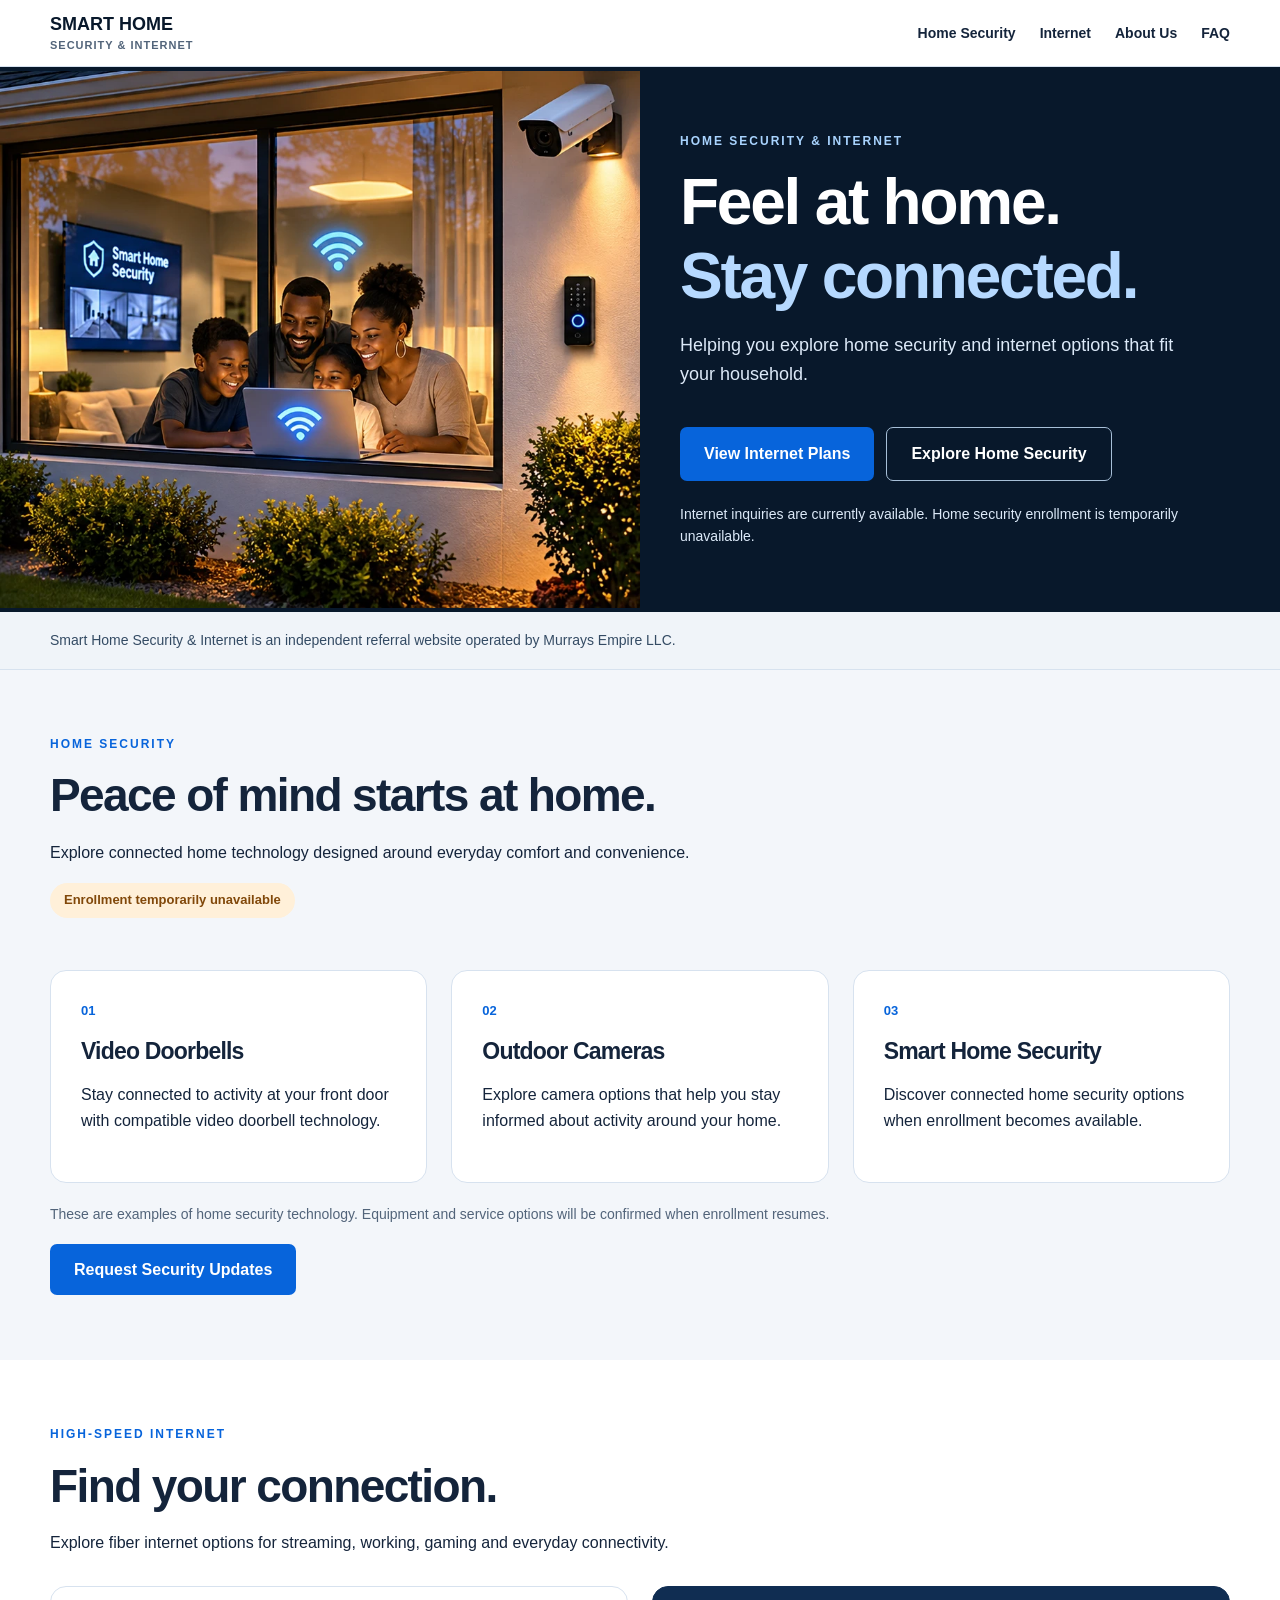
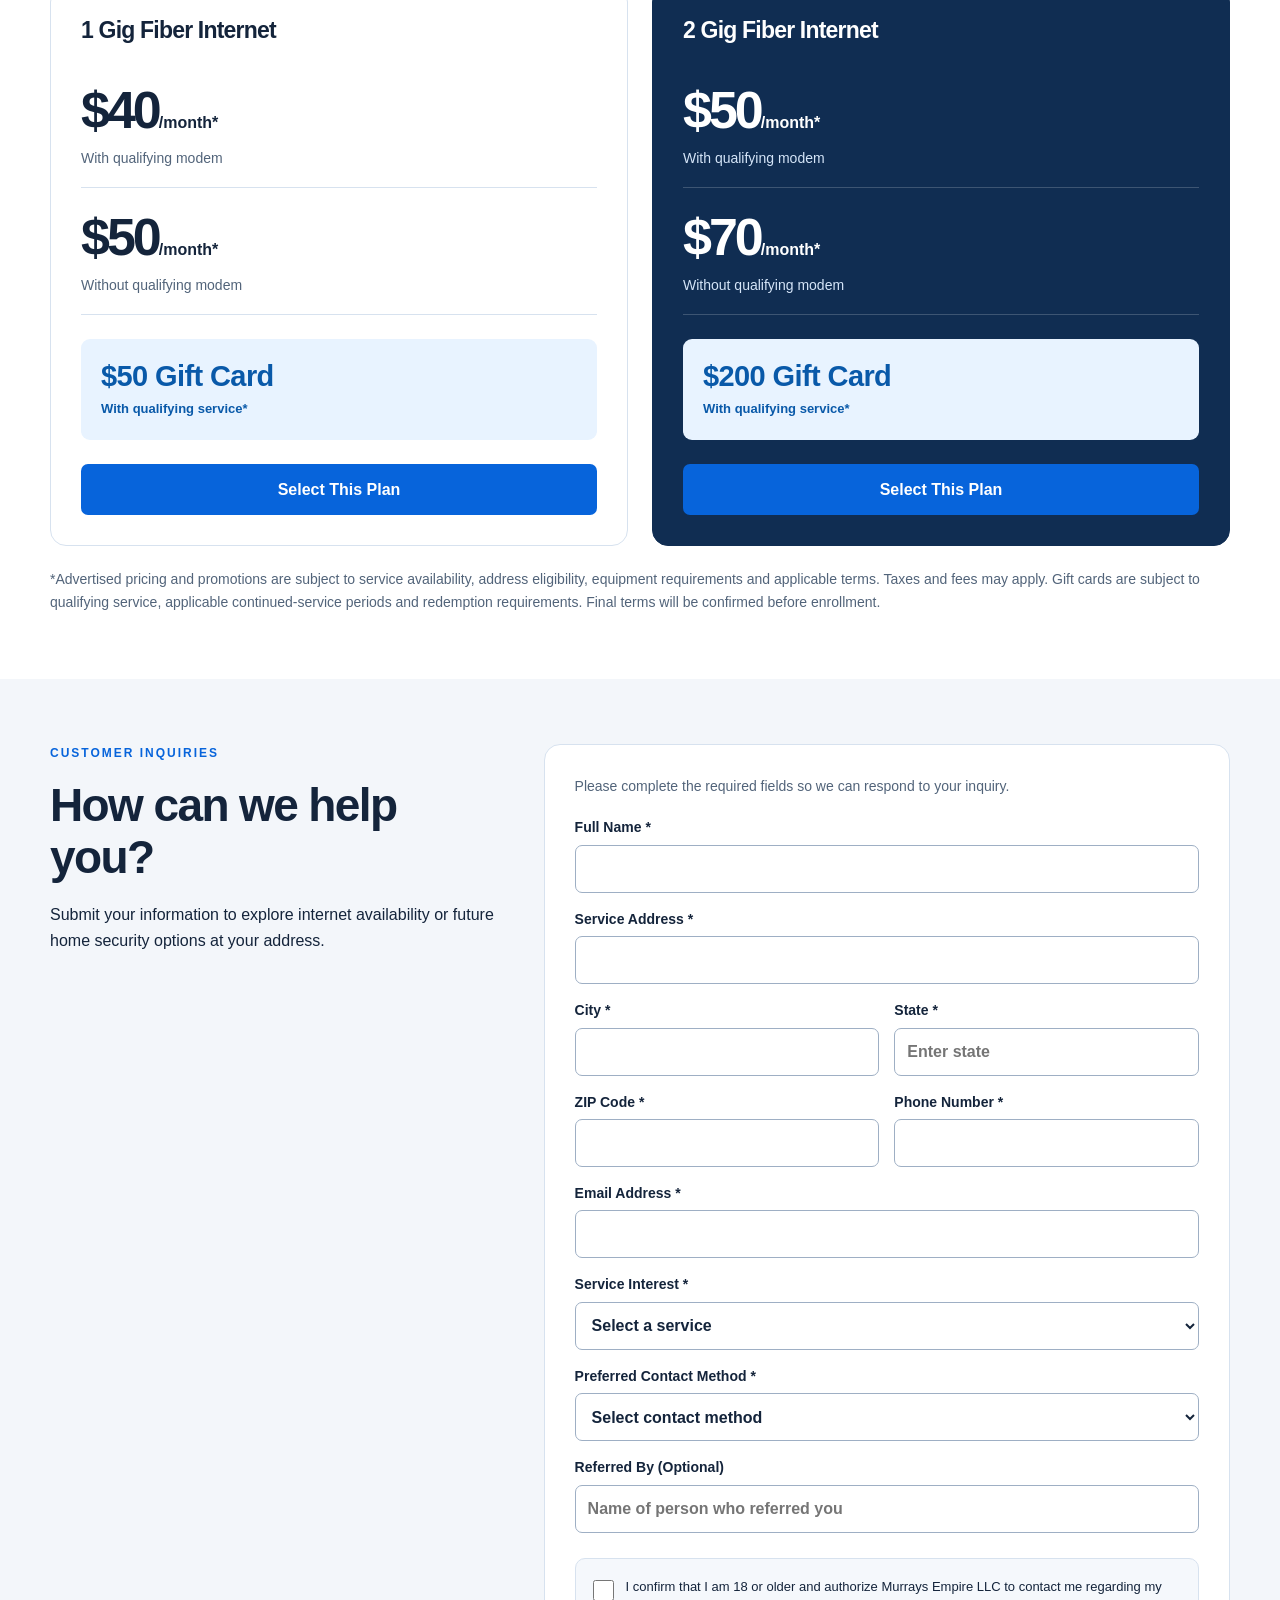
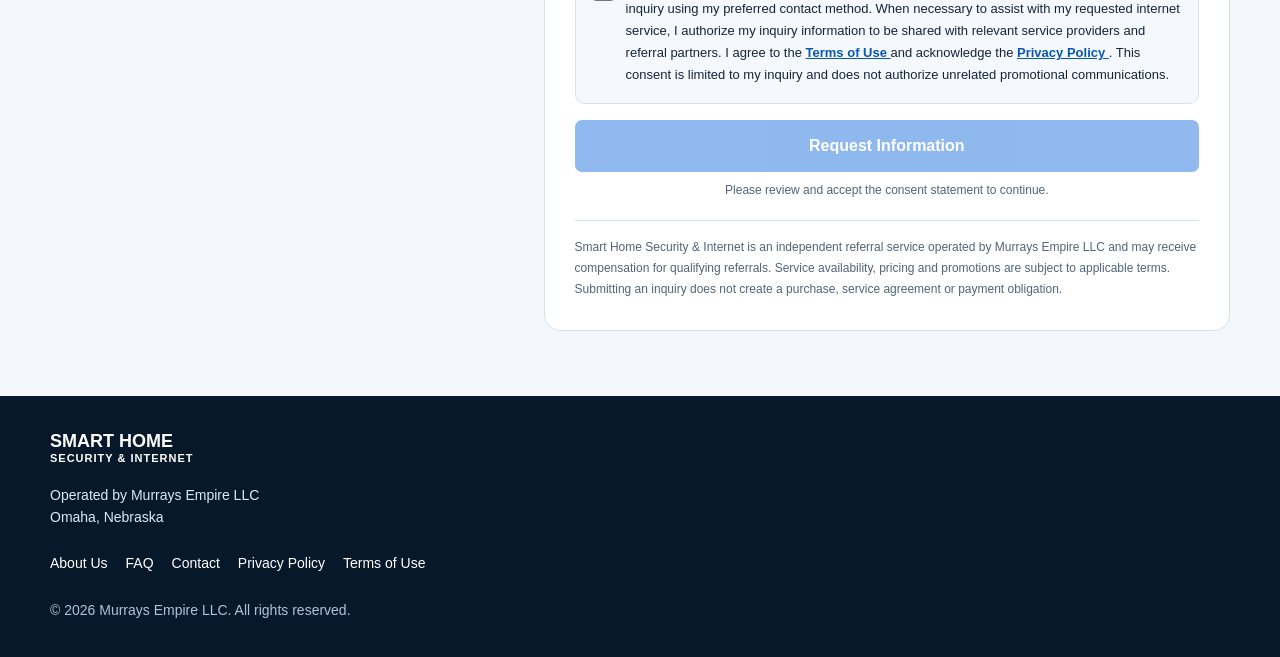
<file: index.html>
<!DOCTYPE html>
<html lang="en">
<head>
<meta charset="UTF-8">
<meta name="viewport" content="width=device-width, initial-scale=1.0">

<title>Smart Home Security & Internet | Omaha</title>

<meta name="description" content="Explore home security and high-speed fiber internet options through Smart Home Security & Internet, operated by Murrays Empire LLC.">

<link rel="canonical" href="https://smarthomesecurityomaha.com/">

<meta name="theme-color" content="#08182b">

<style>

:root {
    --navy: #08182b;
    --blue: #0764db;
    --light: #f3f6fa;
    --white: #ffffff;
    --text: #14243b;
    --muted: #52647a;
    --border: #d7e2ef;
}

* {
    box-sizing: border-box;
}

html {
    scroll-behavior: smooth;
}

body {
    margin: 0;
    font-family: Arial, Helvetica, sans-serif;
    line-height: 1.6;
    color: var(--text);
    background: var(--white);
}

a {
    color: inherit;
}

button,
input,
select {
    font: inherit;
}

button,
a,
input,
select {
    -webkit-tap-highlight-color: transparent;
}

button {
    cursor: pointer;
}

[hidden] {
    display: none !important;
}

.container {
    width: min(1180px, calc(100% - 40px));
    margin: auto;
}

h1,
h2,
h3 {
    line-height: 1.15;
    letter-spacing: -0.035em;
    margin: 0 0 18px;
}

h1 {
    font-size: clamp(40px, 5vw, 72px);
}

h2 {
    font-size: clamp(30px, 4vw, 46px);
}

h3 {
    font-size: 23px;
}

p {
    margin: 0 0 18px;
}

.fine {
    font-size: 14px;
    color: var(--muted);
    line-height: 1.65;
}

.eyebrow {
    font-size: 12px;
    font-weight: 700;
    text-transform: uppercase;
    letter-spacing: 2px;
    color: var(--blue);
    margin-bottom: 15px;
}

.button {
    display: inline-flex;
    align-items: center;
    justify-content: center;
    min-height: 48px;
    padding: 13px 24px;
    background: var(--blue);
    color: white;
    border: 0;
    border-radius: 7px;
    text-decoration: none;
    font-weight: 700;
    text-align: center;
    transition: background 0.2s;
}

.button:hover {
    background: #084eac;
}

.button:disabled {
    opacity: 0.45;
    cursor: not-allowed;
}

.secondary {
    background: transparent;
    border: 1px solid #a7bfd8;
    color: white;
}

/* HEADER */

header {
    position: relative;
    background: white;
    border-bottom: 1px solid var(--border);
    z-index: 10;
}

.navigation {
    display: flex;
    align-items: center;
    justify-content: space-between;
    min-height: 66px;
    gap: 15px;
}

.wordmark {
    text-decoration: none;
    font-size: 18px;
    font-weight: 800;
    line-height: 1.15;
    color: var(--navy);
}

.wordmark small {
    display: block;
    font-size: 11px;
    letter-spacing: 1px;
    margin-top: 4px;
    color: var(--muted);
}

.desktop-nav {
    display: flex;
    align-items: center;
    gap: 24px;
}

.desktop-nav a,
.nav-button {
    font-size: 14px;
    font-weight: 600;
    text-decoration: none;
    color: var(--text);
}

.nav-button {
    background: transparent;
    border: 0;
    padding: 0;
}

.desktop-nav a:hover,
.nav-button:hover {
    color: var(--blue);
}

.mobile-menu {
    display: none;
    position: relative;
}

.mobile-menu summary {
    cursor: pointer;
    list-style: none;
    padding: 10px;
    border-radius: 5px;
}

.mobile-menu summary::-webkit-details-marker {
    display: none;
}

.menu-icon {
    display: flex;
    flex-direction: column;
    gap: 5px;
    width: 24px;
}

.menu-icon span {
    height: 2px;
    width: 24px;
    background: var(--navy);
    border-radius: 2px;
}

.menu-panel {
    position: absolute;
    top: 48px;
    right: 0;
    min-width: 220px;
    background: white;
    border: 1px solid var(--border);
    border-radius: 10px;
    padding: 12px;
    box-shadow: 0 12px 35px #08182b20;
}

.menu-panel a,
.menu-panel button {
    display: block;
    padding: 12px;
    width: 100%;
    text-align: left;
    text-decoration: none;
    border: 0;
    background: white;
    color: var(--text);
    font-weight: 600;
    font-size: 15px;
}

.menu-panel a:hover,
.menu-panel button:hover {
    background: var(--light);
}

/* HERO */

.hero {
    background: var(--navy);
    color: white;
    overflow: hidden;
}

.hero-layout {
    display: grid;
    grid-template-columns: 1fr 1fr;
    align-items: stretch;
    max-width: 1600px;
    margin: auto;
}

.hero-image {
    display: flex;
    align-items: center;
    justify-content: center;
    background: var(--navy);
    min-width: 0;
}

.hero-image img {
    display: block;
    width: 100%;
    height: auto;
    object-fit: contain;
}

.hero-content {
    display: flex;
    flex-direction: column;
    justify-content: center;
    padding: 65px 40px;
}

.hero h1 span {
    color: #b6d9ff;
}

.hero .eyebrow {
    color: #a9d4ff;
}

.hero p {
    color: #dce9f8;
    max-width: 520px;
    font-size: 18px;
}

.hero-actions {
    display: flex;
    flex-wrap: wrap;
    gap: 12px;
    margin: 20px 0 22px;
}

.hero .hero-note {
    font-size: 14px;
    line-height: 1.6;
    margin-bottom: 0;
}

.identity-bar {
    background: #f0f4f9;
    border-bottom: 1px solid var(--border);
    padding: 17px 0;
    font-size: 14px;
    color: #344b64;
}

/* MAIN CONTENT */

.section {
    padding: 65px 0;
}

.soft {
    background: var(--light);
}

.section-heading {
    max-width: 720px;
    margin-bottom: 30px;
}

.grid-three,
.grid-two {
    display: grid;
    gap: 24px;
}

.grid-three {
    grid-template-columns: repeat(3, minmax(0, 1fr));
}

.grid-two {
    grid-template-columns: repeat(2, minmax(0, 1fr));
}

.card {
    background: white;
    border: 1px solid var(--border);
    border-radius: 16px;
    padding: 30px;
    min-width: 0;
}

.card-number {
    color: var(--blue);
    font-size: 13px;
    font-weight: 700;
    margin-bottom: 16px;
}

.availability {
    display: inline-block;
    background: #fff0d9;
    color: #81480a;
    padding: 7px 14px;
    border-radius: 30px;
    font-size: 13px;
    font-weight: 600;
    margin-bottom: 22px;
}

/* INTERNET PLAN CARDS */

.plan-card {
    display: flex;
    flex-direction: column;
}

.featured {
    background: #102d52;
    border-color: #102d52;
    color: white;
}

.featured .fine {
    color: #d5e5f8;
}

.price-row {
    padding: 18px 0;
    border-bottom: 1px solid var(--border);
}

.featured .price-row {
    border-color: #ffffff30;
}

.price {
    font-size: 52px;
    line-height: 1.2;
    letter-spacing: -3px;
    font-weight: 800;
}

.price small {
    font-size: 16px;
    letter-spacing: 0;
    font-weight: 600;
}

.price-description {
    font-size: 14px;
    color: var(--muted);
    margin-top: 5px;
}

.featured .price-description {
    color: #d5e5f8;
}

.reward {
    background: #e8f3ff;
    color: #0959a9;
    padding: 20px;
    border-radius: 9px;
    margin: 24px 0;
}

.reward-amount {
    font-size: 29px;
    font-weight: 800;
    letter-spacing: -0.6px;
    line-height: 1.2;
}

.reward-description {
    font-size: 13px;
    font-weight: 600;
    margin-top: 5px;
}

.plan-card .button {
    width: 100%;
    margin-top: auto;
}

.plan-disclaimer {
    margin-top: 22px;
    margin-bottom: 0;
}

/* CUSTOMER FORM */

.form-layout {
    display: grid;
    grid-template-columns: .8fr 1.2fr;
    gap: 36px;
    align-items: start;
}

.form-layout > * {
    min-width: 0;
}

.fields {
    display: grid;
    grid-template-columns: repeat(2, minmax(0, 1fr));
    gap: 15px;
}

.full {
    grid-column: 1 / -1;
}

label {
    display: block;
    font-size: 14px;
    font-weight: 600;
}

input:not([type="checkbox"]),
select {
    width: 100%;
    min-width: 0;
    min-height: 48px;
    border: 1px solid #9eafc4;
    border-radius: 7px;
    background: white;
    color: var(--text);
    padding: 10px 12px;
    margin-top: 6px;
    font-size: 16px;
}

input:focus,
select:focus,
button:focus-visible,
a:focus-visible,
summary:focus-visible {
    outline: 2px solid var(--blue);
    outline-offset: 3px;
}

.consent-box {
    display: flex;
    align-items: flex-start;
    gap: 12px;
    background: #f5f8fc;
    border: 1px solid var(--border);
    border-radius: 10px;
    padding: 17px;
    margin: 25px 0 16px;
}

.consent-box input {
    width: 21px;
    height: 21px;
    margin: 4px 0 0;
    accent-color: var(--blue);
    flex-shrink: 0;
    cursor: pointer;
}

.consent-box label {
    font-size: 13px;
    line-height: 1.7;
    font-weight: 400;
    cursor: pointer;
}

.consent-box a {
    color: #0757b3;
    font-weight: 600;
}

.form-submit {
    width: 100%;
}

.consent-reminder {
    font-size: 12px;
    color: var(--muted);
    text-align: center;
    margin: 9px 0 16px;
}

.form-status {
    margin-top: 15px;
    font-size: 14px;
    font-weight: 600;
}

.form-status:empty {
    display: none;
}

.legal-disclosure {
    border-top: 1px solid var(--border);
    margin-top: 20px;
    padding-top: 16px;
    font-size: 12px;
    line-height: 1.75;
    color: var(--muted);
}

.legal-disclosure p {
    margin: 0;
}

/* POP-UP WINDOWS */

dialog {
    width: min(680px, calc(100% - 32px));
    max-height: 85vh;
    max-height: 85dvh;
    padding: 0;
    border: 1px solid var(--border);
    border-radius: 14px;
    background: white;
    color: var(--text);
    overflow: auto;
    box-shadow: 0 24px 80px #08182b50;
}

dialog::backdrop {
    background: #08182b99;
}

.dialog-heading {
    position: sticky;
    top: 0;
    background: white;
    display: flex;
    align-items: center;
    justify-content: space-between;
    gap: 12px;
    padding: 20px;
    border-bottom: 1px solid var(--border);
    z-index: 1;
}

.dialog-heading h2 {
    font-size: 22px;
    margin: 0;
}

.dialog-close {
    border: 1px solid var(--border);
    background: var(--light);
    padding: 9px 13px;
    border-radius: 6px;
    color: var(--text);
}

.dialog-content {
    padding: 24px;
}

.dialog-content details {
    padding: 18px 0;
    border-bottom: 1px solid var(--border);
}

.dialog-content details:last-child {
    border-bottom: 0;
}

.dialog-content summary {
    font-weight: 700;
    cursor: pointer;
}

.dialog-content details p {
    color: var(--muted);
    margin: 14px 0 0;
}

.about-dialog-content h3 {
    font-size: 27px;
    margin-bottom: 20px;
}

.about-dialog-content p {
    color: var(--muted);
    line-height: 1.8;
}

.about-ownership {
    padding: 18px;
    border-radius: 9px;
    background: var(--light);
    border: 1px solid var(--border);
    font-size: 14px;
    margin-top: 25px;
}

/* FOOTER */

footer {
    background: var(--navy);
    color: #dce9f8;
    padding: 35px 0;
}

.footer-brand {
    font-weight: 800;
    font-size: 18px;
    color: white;
    line-height: 1.2;
}

.footer-brand small {
    display: block;
    font-size: 11px;
    letter-spacing: 1px;
}

footer .fine {
    color: #afc3dc;
    max-width: 760px;
    margin-bottom: 0;
}

.footer-ownership {
    font-size: 14px;
    margin-top: 18px;
    margin-bottom: 0;
}

.footer-links {
    display: flex;
    align-items: center;
    flex-wrap: wrap;
    gap: 18px;
    margin: 24px 0;
}

.footer-links a,
.footer-links button {
    color: white;
    background: transparent;
    padding: 0;
    border: 0;
    text-decoration: none;
    font-size: 14px;
}

.footer-links a:hover,
.footer-links button:hover {
    text-decoration: underline;
}

/* MOBILE */

@media (max-width: 760px) {

    .container {
        width: calc(100% - 32px);
    }

    .navigation {
        min-height: 58px;
    }

    .wordmark {
        font-size: 16px;
    }

    .wordmark small {
        font-size: 10px;
    }

    .desktop-nav {
        display: none;
    }

    .mobile-menu {
        display: block;
    }

    .hero-layout {
        display: flex;
        flex-direction: column;
    }

    .hero-image {
        padding-top: 12px;
        width: 100%;
    }

    .hero-image img {
        width: 100%;
        height: auto;
        object-fit: contain;
    }

    .hero-content {
        padding: 30px 20px 35px;
    }

    .hero h1 {
        font-size: clamp(32px, 8vw, 48px);
    }

    .hero p {
        font-size: 16px;
    }

    .hero-actions {
        flex-direction: column;
    }

    .hero-actions .button {
        width: 100%;
    }

    .section {
        padding: 40px 0;
    }

    .grid-three,
    .grid-two,
    .form-layout,
    .fields {
        grid-template-columns: 1fr;
    }

    .full {
        grid-column: auto;
    }

    .card {
        padding: 22px;
    }

    .price {
        font-size: 46px;
    }

    .identity-bar {
        font-size: 13px;
    }

    .dialog-content {
        padding: 18px;
    }

    .consent-box {
        padding: 14px;
    }

    .reward-amount {
        font-size: 26px;
    }

    .footer-links {
        gap: 12px 18px;
    }
}

@media (prefers-reduced-motion: reduce) {

    html {
        scroll-behavior: auto;
    }
}

</style>
</head>

<body>

<!-- HEADER -->

<header>

    <nav class="container navigation"
         aria-label="Main navigation">

        <a class="wordmark" href="#home">

            SMART HOME

            <small>SECURITY & INTERNET</small>

        </a>

        <div class="desktop-nav">

            <a href="#security">
                Home Security
            </a>

            <a href="#plans">
                Internet
            </a>

            <button class="nav-button dialog-trigger"
                    data-dialog="aboutDialog"
                    type="button">

                About Us

            </button>

            <button class="nav-button dialog-trigger"
                    data-dialog="faqDialog"
                    type="button">

                FAQ

            </button>

        </div>

        <details class="mobile-menu"
                 id="mobileMenu">

            <summary aria-label="Navigation menu">

                <span class="menu-icon"
                      aria-hidden="true">

                    <span></span>
                    <span></span>
                    <span></span>

                </span>

            </summary>

            <div class="menu-panel">

                <a href="#security">
                    Home Security
                </a>

                <a href="#plans">
                    Internet
                </a>

                <button class="dialog-trigger"
                        data-dialog="aboutDialog"
                        type="button">

                    About Us

                </button>

                <button class="dialog-trigger"
                        data-dialog="faqDialog"
                        type="button">

                    FAQ

                </button>

                <a href="contact.html">
                    Contact
                </a>

            </div>

        </details>

    </nav>

</header>

<main id="home">

    <!-- HERO SECTION -->

    <section class="hero">

        <div class="hero-layout">

            <div class="hero-image">

                <img src="hero.webp"
                     alt="Modern home with security cameras and a family using connected technology."
                     fetchpriority="high">

            </div>

            <div class="hero-content">

                <div class="eyebrow">

                    Home Security & Internet

                </div>

                <h1>

                    Feel at home.<br>

                    <span>Stay connected.</span>

                </h1>

                <p>

                    Helping you explore home security
                    and internet options that fit
                    your household.

                </p>

                <div class="hero-actions">

                    <a class="button"
                       href="#plans">

                        View Internet Plans

                    </a>

                    <a class="button secondary"
                       href="#security">

                        Explore Home Security

                    </a>

                </div>

                <p class="hero-note">

                    Internet inquiries are currently available.
                    Home security enrollment is temporarily
                    unavailable.

                </p>

            </div>

        </div>

    </section>

    <!-- BUSINESS IDENTITY -->

    <div class="identity-bar">

        <div class="container">

            Smart Home Security & Internet is an independent
            referral website operated by Murrays Empire LLC.

        </div>

    </div>

    <!-- HOME SECURITY -->

    <section class="section soft"
             id="security">

        <div class="container">

            <div class="section-heading">

                <div class="eyebrow">

                    Home Security

                </div>

                <h2>

                    Peace of mind starts at home.

                </h2>

                <p>

                    Explore connected home technology
                    designed around everyday comfort
                    and convenience.

                </p>

                <span class="availability">

                    Enrollment temporarily unavailable

                </span>

            </div>

            <div class="grid-three">

                <article class="card">

                    <div class="card-number">
                        01
                    </div>

                    <h3>
                        Video Doorbells
                    </h3>

                    <p>

                        Stay connected to activity at
                        your front door with compatible
                        video doorbell technology.

                    </p>

                </article>

                <article class="card">

                    <div class="card-number">
                        02
                    </div>

                    <h3>
                        Outdoor Cameras
                    </h3>

                    <p>

                        Explore camera options that help
                        you stay informed about activity
                        around your home.

                    </p>

                </article>

                <article class="card">

                    <div class="card-number">
                        03
                    </div>

                    <h3>
                        Smart Home Security
                    </h3>

                    <p>

                        Discover connected home security
                        options when enrollment becomes
                        available.

                    </p>

                </article>

            </div>

            <p class="fine"
               style="margin-top:20px;">

                These are examples of home security technology.
                Equipment and service options will be confirmed
                when enrollment resumes.

            </p>

            <a class="button select-plan"
               href="#request"
               data-plan="Security updates">

                Request Security Updates

            </a>

        </div>

    </section>

    <!-- INTERNET PLANS -->

    <section class="section"
             id="plans">

        <div class="container">

            <div class="section-heading">

                <div class="eyebrow">

                    High-Speed Internet

                </div>

                <h2>

                    Find your connection.

                </h2>

                <p>

                    Explore fiber internet options for
                    streaming, working, gaming and
                    everyday connectivity.

                </p>

            </div>

            <div class="grid-two">

                <!-- 1 GIG PLAN -->

                <article class="card plan-card">

                    <h3>

                        1 Gig Fiber Internet

                    </h3>

                    <div class="price-row">

                        <div class="price">

                            $40<small>/month*</small>

                        </div>

                        <div class="price-description">

                            With qualifying modem

                        </div>

                    </div>

                    <div class="price-row">

                        <div class="price">

                            $50<small>/month*</small>

                        </div>

                        <div class="price-description">

                            Without qualifying modem

                        </div>

                    </div>

                    <div class="reward">

                        <div class="reward-amount">

                            $50 Gift Card

                        </div>

                        <div class="reward-description">

                            With qualifying service*

                        </div>

                    </div>

                    <a class="button select-plan"
                       href="#request"
                       data-plan="1 Gig"
                       aria-label="Select 1 Gig Fiber Internet">

                        Select This Plan

                    </a>

                </article>

                <!-- 2 GIG PLAN -->

                <article class="card plan-card featured">

                    <h3>

                        2 Gig Fiber Internet

                    </h3>

                    <div class="price-row">

                        <div class="price">

                            $50<small>/month*</small>

                        </div>

                        <div class="price-description">

                            With qualifying modem

                        </div>

                    </div>

                    <div class="price-row">

                        <div class="price">

                            $70<small>/month*</small>

                        </div>

                        <div class="price-description">

                            Without qualifying modem

                        </div>

                    </div>

                    <div class="reward">

                        <div class="reward-amount">

                            $200 Gift Card

                        </div>

                        <div class="reward-description">

                            With qualifying service*

                        </div>

                    </div>

                    <a class="button select-plan"
                       href="#request"
                       data-plan="2 Gig"
                       aria-label="Select 2 Gig Fiber Internet">

                        Select This Plan

                    </a>

                </article>

            </div>

            <p class="fine plan-disclaimer">

                *Advertised pricing and promotions are subject
                to service availability, address eligibility,
                equipment requirements and applicable terms.
                Taxes and fees may apply. Gift cards are
                subject to qualifying service, applicable
                continued-service periods and redemption
                requirements. Final terms will be confirmed
                before enrollment.

            </p>

        </div>

    </section>

    <!-- CUSTOMER INQUIRY FORM -->

    <section class="section soft"
             id="request">

        <div class="container form-layout">

            <div>

                <div class="eyebrow">

                    Customer Inquiries

                </div>

                <h2>

                    How can we help you?

                </h2>

                <p>

                    Submit your information to explore
                    internet availability or future
                    home security options at your address.

                </p>

            </div>

            <form class="card"
                  id="leadForm"
                  method="POST">

                <input type="hidden"
                       name="access_key"
                       value="d63a1833-a425-4a5e-9562-31bfa39e6884">

                <input type="hidden"
                       name="subject"
                       value="New Smart Home Security & Internet Inquiry">

                <input type="hidden"
                       name="from_name"
                       value="Smart Home Security & Internet">

                <input type="hidden"
                       name="consent_version"
                       value="2026-11-17-v1">

                <input type="hidden"
                       name="consent_timestamp"
                       id="consentTimestamp"
                       value="">

                <input type="hidden"
                       name="consent_statement"
                       id="consentStatement"
                       value="">

                <input type="checkbox"
                       name="botcheck"
                       tabindex="-1"
                       autocomplete="off"
                       hidden>

                <p class="fine">

                    Please complete the required fields
                    so we can respond to your inquiry.

                </p>

                <div class="fields">

                    <label class="full">

                        Full Name *

                        <input type="text"
                               name="name"
                               autocomplete="name"
                               maxlength="120"
                               required>

                    </label>

                    <label class="full">

                        Service Address *

                        <input type="text"
                               name="service_address"
                               autocomplete="street-address"
                               maxlength="190"
                               required>

                    </label>

                    <label>

                        City *

                        <input type="text"
                               name="city"
                               autocomplete="address-level2"
                               maxlength="100"
                               required>

                    </label>

                    <!-- MANUAL STATE ENTRY -->

                    <label>

                        State *

                        <input type="text"
                               name="state"
                               autocomplete="address-level1"
                               autocapitalize="words"
                               maxlength="50"
                               placeholder="Enter state"
                               required>

                    </label>

                    <label>

                        ZIP Code *

                        <input type="text"
                               name="zip"
                               autocomplete="postal-code"
                               inputmode="numeric"
                               pattern="[0-9]{5}"
                               maxlength="5"
                               required>

                    </label>

                    <label>

                        Phone Number *

                        <input type="tel"
                               name="phone"
                               autocomplete="tel"
                               maxlength="30"
                               required>

                    </label>

                    <label class="full">

                        Email Address *

                        <input type="email"
                               name="email"
                               autocomplete="email"
                               maxlength="254"
                               required>

                    </label>

                    <label class="full">

                        Service Interest *

                        <select name="plan"
                                id="servicePlan"
                                required>

                            <option value="">

                                Select a service

                            </option>

                            <option value="Help me choose">

                                Help Me Choose

                            </option>

                            <option value="1 Gig">

                                1 Gig Fiber Internet

                            </option>

                            <option value="2 Gig">

                                2 Gig Fiber Internet

                            </option>

                            <option value="Security updates">

                                Home Security Updates

                            </option>

                            <option value="Internet and security updates">

                                Internet and Home Security

                            </option>

                        </select>

                    </label>

                    <label class="full">

                        Preferred Contact Method *

                        <select name="contact_method"
                                required>

                            <option value="">

                                Select contact method

                            </option>

                            <option value="Email">

                                Email

                            </option>

                            <option value="Phone call">

                                Phone Call

                            </option>

                            <option value="Text message">

                                Text Message

                            </option>

                        </select>

                    </label>

                    <label class="full">

                        Referred By (Optional)

                        <input type="text"
                               name="referred_by"
                               maxlength="120"
                               placeholder="Name of person who referred you">

                    </label>

                </div>

                <!-- REQUIRED CUSTOMER CONSENT -->

                <div class="consent-box">

                    <input type="checkbox"
                           name="customer_consent"
                           id="customerConsent"
                           value="Agreed"
                           required>

                    <label for="customerConsent"
                           id="consentText">

                        I confirm that I am 18 or older
                        and authorize Murrays Empire LLC
                        to contact me regarding my inquiry
                        using my preferred contact method.

                        When necessary to assist with my
                        requested internet service, I
                        authorize my inquiry information
                        to be shared with relevant service
                        providers and referral partners.

                        I agree to the

                        <a href="terms.html"
                           target="_blank"
                           rel="noopener">

                            Terms of Use

                        </a>

                        and acknowledge the

                        <a href="privacy-policy.html"
                           target="_blank"
                           rel="noopener">

                            Privacy Policy

                        </a>.

                        This consent is limited to my
                        inquiry and does not authorize
                        unrelated promotional communications.

                    </label>

                </div>

                <button type="submit"
                        class="button form-submit"
                        id="submitButton"
                        disabled>

                    Request Information

                </button>

                <p class="consent-reminder"
                   id="consentReminder">

                    Please review and accept the consent
                    statement to continue.

                </p>

                <div id="formStatus"
                     class="form-status"
                     role="status"
                     aria-live="polite">

                </div>

                <!-- CONCISE LEGAL DISCLOSURE -->

                <div class="legal-disclosure">

                    <p>

                        Smart Home Security & Internet is
                        an independent referral service
                        operated by Murrays Empire LLC and
                        may receive compensation for qualifying
                        referrals. Service availability,
                        pricing and promotions are subject
                        to applicable terms. Submitting an
                        inquiry does not create a purchase,
                        service agreement or payment obligation.

                    </p>

                </div>

                <noscript>

                    Please enable JavaScript to
                    submit your inquiry.

                </noscript>

            </form>

        </div>

    </section>

</main>

<!-- CLEAN FOOTER -->

<footer>

    <div class="container">

        <div class="footer-brand">

            SMART HOME

            <small>SECURITY & INTERNET</small>

        </div>

        <p class="footer-ownership">

            Operated by Murrays Empire LLC

            <br>

            Omaha, Nebraska

        </p>

        <div class="footer-links">

            <button type="button"
                    class="dialog-trigger"
                    data-dialog="aboutDialog">

                About Us

            </button>

            <button type="button"
                    class="dialog-trigger"
                    data-dialog="faqDialog">

                FAQ

            </button>

            <a href="contact.html">

                Contact

            </a>

            <a href="privacy-policy.html">

                Privacy Policy

            </a>

            <a href="terms.html">

                Terms of Use

            </a>

        </div>

        <p class="fine">

            &copy; 2026 Murrays Empire LLC.
            All rights reserved.

        </p>

    </div>

</footer>

<!-- ABOUT US POP-UP -->

<dialog id="aboutDialog"
        aria-labelledby="aboutTitle">

    <div class="dialog-heading">

        <h2 id="aboutTitle">

            About Us

        </h2>

        <button class="dialog-close"
                type="button">

            Close

        </button>

    </div>

    <div class="dialog-content about-dialog-content">

        <div class="eyebrow">

            Smart Home Security & Internet

        </div>

        <h3>

            Here to help you explore your options.

        </h3>

        <p>

            Smart Home Security & Internet is operated
            by Murrays Empire LLC.

        </p>

        <p>

            Our mission is to connect households with
            home security and internet options through
            independent marketing and referrals.

        </p>

        <p>

            We believe exploring services for your home
            should be straightforward, informative
            and comfortable.

        </p>

        <p>

            We help customers explore available options
            and connect with participating service
            providers.

        </p>

        <p>

            Internet service, security installation,
            monitoring and billing are handled by the
            applicable service providers.

        </p>

        <p>

            As an independent referral business,
            Murrays Empire LLC may receive compensation
            for qualifying referrals.

        </p>

        <div class="about-ownership">

            <strong>

                Murrays Empire LLC

            </strong>

            <br>

            Omaha, Nebraska

            <br>

            Independent Marketing & Referrals

        </div>

    </div>

</dialog>

<!-- FAQ POP-UP -->

<dialog id="faqDialog"
        aria-labelledby="faqTitle">

    <div class="dialog-heading">

        <h2 id="faqTitle">

            Frequently Asked Questions

        </h2>

        <button class="dialog-close"
                type="button">

            Close

        </button>

    </div>

    <div class="dialog-content">

        <details>

            <summary>

                Is fiber internet available at my address?

            </summary>

            <p>

                Availability depends on your service
                address. You are welcome to request
                an address review through our inquiry
                form.

            </p>

        </details>

        <details>

            <summary>

                Do you offer internet in other states?

            </summary>

            <p>

                Internet options may be available
                outside Nebraska. Submit your service
                address and state so we can review
                available options in your area.

            </p>

        </details>

        <details>

            <summary>

                How much does internet cost?

            </summary>

            <p>

                The advertised 1 Gig plan is $40 per
                month with a qualifying modem or $50
                per month without one.

                The advertised 2 Gig plan is $50 per
                month with a qualifying modem or $70
                per month without one.

                Availability and final pricing depend
                on your address, equipment and applicable
                service terms.

            </p>

        </details>

        <details>

            <summary>

                What gift card promotions are available?

            </summary>

            <p>

                The advertised 1 Gig promotion includes
                a $50 gift card with qualifying service.

                The advertised 2 Gig promotion includes
                a $200 gift card with qualifying service.

                Promotional eligibility, service-period
                requirements and redemption terms apply.

            </p>

        </details>

        <details>

            <summary>

                When would I receive my gift card?

            </summary>

            <p>

                Gift card timing depends on the applicable
                promotion, eligibility requirements,
                qualifying service period and redemption
                instructions. These terms will be
                confirmed before enrollment.

            </p>

        </details>

        <details>

            <summary>

                Who provides my internet service?

            </summary>

            <p>

                Participating internet providers supply,
                manage and bill for internet service.
                Murrays Empire LLC assists with
                independent referrals and customer
                inquiries.

            </p>

        </details>

        <details>

            <summary>

                Is home security currently available?

            </summary>

            <p>

                Home security enrollment is temporarily
                unavailable. You are welcome to request
                information about future options.

            </p>

        </details>

        <details>

            <summary>

                Does requesting information create an obligation?

            </summary>

            <p>

                No. Completing our inquiry form does
                not create a service order, purchase
                agreement or payment obligation.

            </p>

        </details>

        <details>

            <summary>

                Does Murrays Empire LLC receive referral compensation?

            </summary>

            <p>

                Murrays Empire LLC may receive
                compensation for qualifying referrals
                through participating service providers
                or referral partners.

            </p>

        </details>

        <details>

            <summary>

                How is my information used?

            </summary>

            <p>

                Your inquiry information is used to
                respond to your request and, when
                necessary and authorized, assist
                with reviewing your requested service.

                Additional information is available
                in our

                <a href="privacy-policy.html">

                    Privacy Policy

                </a>.

            </p>

        </details>

        <details>

            <summary>

                Can I withdraw my consent to be contacted?

            </summary>

            <p>

                Yes. You may request that we stop
                contacting you by using our

                <a href="contact.html">

                    Contact page

                </a>.

            </p>

        </details>

    </div>

</dialog>

<!-- WEBSITE JAVASCRIPT -->

<script>

// MOBILE NAVIGATION

const mobileMenu =
    document.getElementById("mobileMenu");

function closeMobileMenu() {

    if (mobileMenu.open) {

        mobileMenu.open = false;

    }

}

window.addEventListener(
    "scroll",
    closeMobileMenu,
    { passive: true }
);

window.addEventListener(
    "resize",
    closeMobileMenu
);

document.addEventListener(
    "pointerdown",
    function (event) {

        if (
            mobileMenu.open &&
            !mobileMenu.contains(event.target)
        ) {

            closeMobileMenu();

        }

    }
);

mobileMenu
    .querySelectorAll("a, button")
    .forEach(function (item) {

        item.addEventListener(
            "click",
            closeMobileMenu
        );

    });

document.addEventListener(
    "keydown",
    function (event) {

        if (
            event.key === "Escape" &&
            mobileMenu.open
        ) {

            closeMobileMenu();

            mobileMenu
                .querySelector("summary")
                .focus();

        }

    }
);

// FAQ AND ABOUT US POP-UPS

const dialogs =
    document.querySelectorAll("dialog");

const dialogOpeners =
    new WeakMap();

document
    .querySelectorAll(".dialog-trigger")
    .forEach(function (button) {

        button.addEventListener(
            "click",
            function () {

                const dialog =
                    document.getElementById(
                        button.dataset.dialog
                    );

                if (!dialog) {
                    return;
                }

                const opener =
                    mobileMenu.contains(button)
                    ? mobileMenu.querySelector("summary")
                    : button;

                dialogOpeners.set(
                    dialog,
                    opener
                );

                closeMobileMenu();

                dialogs.forEach(function (otherDialog) {

                    if (
                        otherDialog !== dialog &&
                        otherDialog.open
                    ) {

                        otherDialog.close();

                    }

                });

                if (!dialog.open) {

                    dialog.showModal();

                }

                document.body.style.overflow =
                    "hidden";

                dialog
                    .querySelector(".dialog-close")
                    .focus();

            }
        );

    });

dialogs.forEach(function (dialog) {

    dialog
        .querySelector(".dialog-close")
        .addEventListener(
            "click",
            function () {

                dialog.close();

            }
        );

    dialog.addEventListener(
        "close",
        function () {

            const stillOpen =
                Array.from(dialogs).some(
                    function (item) {
                        return item.open;
                    }
                );

            if (!stillOpen) {

                document.body.style.overflow =
                    "";

                const opener =
                    dialogOpeners.get(dialog);

                if (opener) {

                    opener.focus();

                }

            }

        }
    );

    dialog.addEventListener(
        "click",
        function (event) {

            if (event.target !== dialog) {
                return;
            }

            const bounds =
                dialog.getBoundingClientRect();

            const outside =
                event.clientX < bounds.left ||
                event.clientX > bounds.right ||
                event.clientY < bounds.top ||
                event.clientY > bounds.bottom;

            if (outside) {

                dialog.close();

            }

        }
    );

});

// CUSTOMER FORM

const leadForm =
    document.getElementById("leadForm");

const submitButton =
    document.getElementById("submitButton");

const servicePlan =
    document.getElementById("servicePlan");

const customerConsent =
    document.getElementById("customerConsent");

const consentReminder =
    document.getElementById("consentReminder");

const consentTimestamp =
    document.getElementById("consentTimestamp");

const consentStatement =
    document.getElementById("consentStatement");

const consentText =
    document.getElementById("consentText");

const formStatus =
    document.getElementById("formStatus");

let isSubmitting = false;

// REQUIRED CHECKBOX CONTROL

function updateSubmitButton() {

    submitButton.disabled =
        isSubmitting ||
        !customerConsent.checked;

    consentReminder.hidden =
        customerConsent.checked;

}

customerConsent.addEventListener(
    "change",
    function () {

        if (customerConsent.checked) {

            consentTimestamp.value =
                new Date().toISOString();

            consentStatement.value =
                consentText.textContent
                    .replace(/\s+/g, " ")
                    .trim();

        } else {

            consentTimestamp.value = "";

            consentStatement.value = "";

        }

        updateSubmitButton();

    }
);

// AUTOMATIC PLAN SELECTION

document
    .querySelectorAll(".select-plan")
    .forEach(function (button) {

        button.addEventListener(
            "click",
            function () {

                if (
                    servicePlan.value !==
                    button.dataset.plan
                ) {

                    servicePlan.value =
                        button.dataset.plan;

                    resetConsent();

                }

            }
        );

    });

function resetConsent() {

    customerConsent.checked = false;

    consentTimestamp.value = "";

    consentStatement.value = "";

    updateSubmitButton();

}

servicePlan.addEventListener(
    "change",
    resetConsent
);

leadForm
    .querySelector('[name="contact_method"]')
    .addEventListener(
        "change",
        resetConsent
    );

// START WITH CONSENT UNCHECKED

resetConsent();

window.addEventListener(
    "pageshow",
    function (event) {

        if (event.persisted) {

            resetConsent();

        }

    }
);

// WEB3FORMS CUSTOMER INQUIRY

leadForm.addEventListener(
    "submit",
    async function (event) {

        event.preventDefault();

        if (isSubmitting) {
            return;
        }

        if (
            !customerConsent.checked ||
            !leadForm.reportValidity()
        ) {

            updateSubmitButton();

            return;

        }

        if (!consentTimestamp.value) {

            consentTimestamp.value =
                new Date().toISOString();

        }

        consentStatement.value =
            consentText.textContent
                .replace(/\s+/g, " ")
                .trim();

        isSubmitting = true;

        updateSubmitButton();

        submitButton.textContent =
            "Sending Inquiry...";

        formStatus.textContent = "";

        let timeoutId;

        try {

            const formData =
                new FormData(leadForm);

            const controller =
                new AbortController();

            timeoutId = setTimeout(
                function () {

                    controller.abort();

                },
                20000
            );

            const response =
                await fetch(
                    "https://api.web3forms.com/submit",
                    {
                        method: "POST",
                        body: formData,
                        signal: controller.signal
                    }
                );

            const result =
                await response.json();

            if (
                response.ok &&
                result.success
            ) {

                formStatus.style.color =
                    "#176b3a";

                formStatus.textContent =
                    "Thank you. Your inquiry has been received.";

                leadForm.reset();

                resetConsent();

            } else {

                formStatus.style.color =
                    "#9d2525";

                formStatus.textContent =
                    "We were unable to send your inquiry. Please try again.";

            }

        } catch (error) {

            formStatus.style.color =
                "#9d2525";

            formStatus.textContent =
                "We could not confirm that your inquiry was received. Please contact us if you are unsure before submitting again.";

        } finally {

            clearTimeout(timeoutId);

            isSubmitting = false;

            submitButton.textContent =
                "Request Information";

            updateSubmitButton();

        }

    }
);

</script>

</body>
</html>
</file>
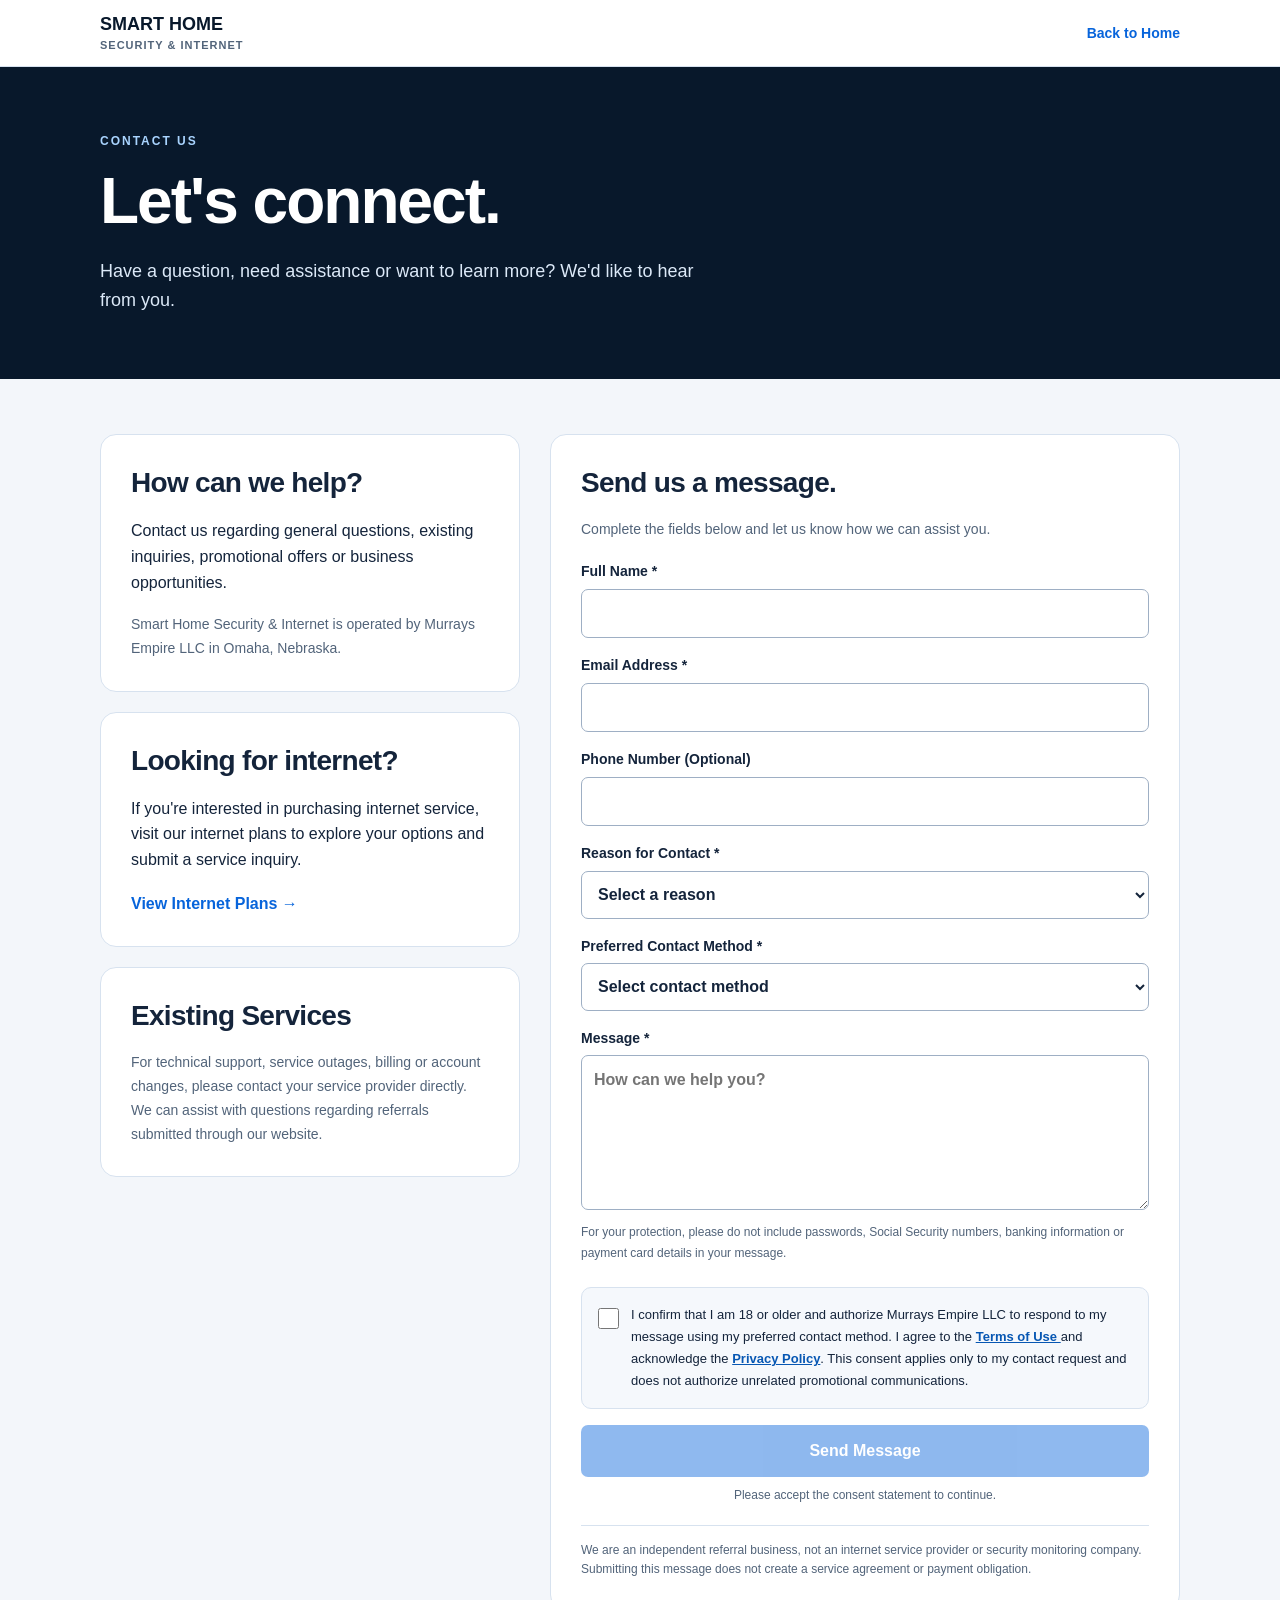
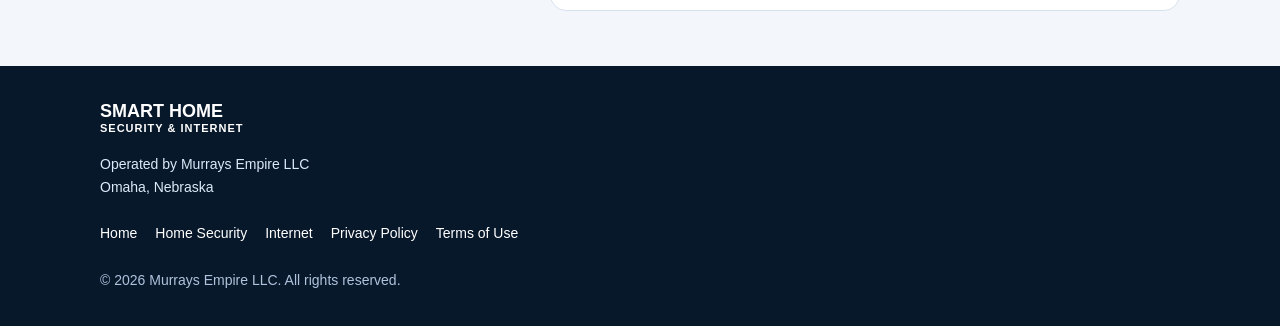
<file: contact.html>
<!DOCTYPE html>
<html lang="en">
<head>

<meta charset="UTF-8">
<meta name="viewport" content="width=device-width, initial-scale=1.0">

<title>Contact Us | Smart Home Security & Internet</title>

<meta name="description" content="Contact Smart Home Security & Internet, operated by Murrays Empire LLC, for general inquiries, internet options, home security updates and business opportunities.">

<link rel="canonical" href="https://smarthomesecurityomaha.com/contact.html">

<meta name="theme-color" content="#08182b">

<style>

:root {
    --navy: #08182b;
    --blue: #0764db;
    --light: #f3f6fa;
    --white: #ffffff;
    --text: #14243b;
    --muted: #52647a;
    --border: #d7e2ef;
}

* {
    box-sizing: border-box;
}

body {
    margin: 0;
    font-family: Arial, Helvetica, sans-serif;
    line-height: 1.6;
    background: var(--light);
    color: var(--text);
}

a {
    color: inherit;
}

button,
input,
select,
textarea {
    font: inherit;
}

[hidden] {
    display: none !important;
}

.container {
    width: min(1080px, calc(100% - 40px));
    margin: auto;
}

/* HEADER */

header {
    background: white;
    border-bottom: 1px solid var(--border);
}

.navigation {
    display: flex;
    align-items: center;
    justify-content: space-between;
    min-height: 66px;
    gap: 15px;
}

.wordmark {
    text-decoration: none;
    font-size: 18px;
    font-weight: 800;
    line-height: 1.15;
    color: var(--navy);
}

.wordmark small {
    display: block;
    font-size: 11px;
    letter-spacing: 1px;
    margin-top: 4px;
    color: var(--muted);
}

.home-link {
    color: var(--blue);
    text-decoration: none;
    font-size: 14px;
    font-weight: 700;
}

/* PAGE INTRODUCTION */

.page-intro {
    background: var(--navy);
    color: white;
    padding: 65px 0;
}

.eyebrow {
    font-size: 12px;
    font-weight: 700;
    letter-spacing: 2px;
    text-transform: uppercase;
    color: #a9d4ff;
    margin-bottom: 14px;
}

h1 {
    font-size: clamp(38px, 6vw, 64px);
    line-height: 1.15;
    letter-spacing: -2px;
    margin: 0 0 18px;
}

h2 {
    font-size: 28px;
    line-height: 1.25;
    letter-spacing: -0.7px;
    margin: 0 0 18px;
}

p {
    margin: 0 0 18px;
}

.page-intro p {
    color: #dce9f8;
    max-width: 600px;
    font-size: 18px;
    margin-bottom: 0;
}

/* MAIN CONTENT */

.main-section {
    padding: 55px 0;
}

.contact-layout {
    display: grid;
    grid-template-columns: .8fr 1.2fr;
    gap: 30px;
    align-items: start;
}

.contact-layout > * {
    min-width: 0;
}

.card {
    background: white;
    border: 1px solid var(--border);
    border-radius: 16px;
    padding: 30px;
}

.info-card {
    margin-bottom: 20px;
}

.fine {
    font-size: 14px;
    line-height: 1.7;
    color: var(--muted);
}

.info-card p:last-child {
    margin-bottom: 0;
}

.text-link {
    color: var(--blue);
    font-weight: 700;
    text-decoration: none;
}

.text-link:hover {
    text-decoration: underline;
}

/* CONTACT FORM */

.fields {
    display: grid;
    grid-template-columns: repeat(2, minmax(0, 1fr));
    gap: 16px;
}

.full {
    grid-column: 1 / -1;
}

label {
    display: block;
    font-size: 14px;
    font-weight: 600;
}

input:not([type="checkbox"]),
select,
textarea {
    display: block;
    width: 100%;
    min-width: 0;
    min-height: 48px;
    padding: 11px 12px;
    margin-top: 6px;
    border: 1px solid #9eafc4;
    border-radius: 7px;
    background: white;
    color: var(--text);
    font-size: 16px;
}

textarea {
    min-height: 155px;
    resize: vertical;
}

input:focus,
select:focus,
textarea:focus,
button:focus-visible,
a:focus-visible {
    outline: 2px solid var(--blue);
    outline-offset: 3px;
}

.consent-box {
    display: flex;
    align-items: flex-start;
    gap: 12px;
    background: #f5f8fc;
    border: 1px solid var(--border);
    border-radius: 10px;
    padding: 16px;
    margin: 24px 0 16px;
}

.consent-box input {
    width: 21px;
    height: 21px;
    margin: 4px 0 0;
    flex-shrink: 0;
    accent-color: var(--blue);
    cursor: pointer;
}

.consent-box label {
    font-size: 13px;
    font-weight: 400;
    line-height: 1.7;
    cursor: pointer;
}

.consent-box a {
    color: #0757b3;
    font-weight: 600;
}

.button {
    display: inline-flex;
    justify-content: center;
    align-items: center;
    min-height: 48px;
    padding: 13px 24px;
    border: 0;
    border-radius: 7px;
    background: var(--blue);
    color: white;
    font-weight: 700;
    text-decoration: none;
    text-align: center;
    cursor: pointer;
}

.button:hover {
    background: #084eac;
}

.button:disabled {
    opacity: .45;
    cursor: not-allowed;
}

.submit-button {
    width: 100%;
}

.consent-reminder {
    font-size: 12px;
    color: var(--muted);
    text-align: center;
    margin: 9px 0 0;
}

.form-status {
    margin-top: 16px;
    font-weight: 600;
    font-size: 14px;
}

.form-status:empty {
    display: none;
}

.security-notice {
    margin-top: 12px;
    margin-bottom: 0;
    font-size: 12px;
    line-height: 1.7;
    color: var(--muted);
}

.form-disclaimer {
    border-top: 1px solid var(--border);
    padding-top: 15px;
    margin-top: 20px;
    margin-bottom: 0;
    font-size: 12px;
    color: var(--muted);
}

/* FOOTER */

footer {
    background: var(--navy);
    color: #dce9f8;
    padding: 35px 0;
}

.footer-brand {
    color: white;
    font-size: 18px;
    font-weight: 800;
    line-height: 1.2;
}

.footer-brand small {
    display: block;
    font-size: 11px;
    letter-spacing: 1px;
}

.footer-ownership {
    font-size: 14px;
    margin-top: 18px;
    margin-bottom: 0;
}

.footer-links {
    display: flex;
    flex-wrap: wrap;
    gap: 12px 18px;
    margin: 24px 0;
}

.footer-links a {
    color: white;
    text-decoration: none;
    font-size: 14px;
}

.footer-links a:hover {
    text-decoration: underline;
}

.copyright {
    color: #afc3dc;
    font-size: 14px;
    margin: 0;
}

/* MOBILE */

@media (max-width: 760px) {

    .container {
        width: calc(100% - 32px);
    }

    .navigation {
        min-height: 58px;
    }

    .wordmark {
        font-size: 16px;
    }

    .wordmark small {
        font-size: 10px;
    }

    .home-link {
        font-size: 13px;
    }

    .page-intro {
        padding: 40px 0;
    }

    .page-intro p {
        font-size: 16px;
    }

    .main-section {
        padding: 30px 0;
    }

    .contact-layout,
    .fields {
        grid-template-columns: 1fr;
    }

    .full {
        grid-column: auto;
    }

    .card {
        padding: 22px;
    }

    .contact-layout {
        gap: 10px;
    }

    .consent-box {
        padding: 14px;
    }

}

</style>
</head>

<body>

<!-- HEADER -->

<header>

    <nav class="container navigation"
         aria-label="Main navigation">

        <a class="wordmark"
           href="index.html">

            SMART HOME

            <small>SECURITY &amp; INTERNET</small>

        </a>

        <a class="home-link"
           href="index.html">

            Back to Home

        </a>

    </nav>

</header>

<main>

    <!-- PAGE INTRODUCTION -->

    <section class="page-intro">

        <div class="container">

            <div class="eyebrow">

                Contact Us

            </div>

            <h1>

                Let's connect.

            </h1>

            <p>

                Have a question, need assistance or want
                to learn more? We'd like to hear from you.

            </p>

        </div>

    </section>

    <!-- CONTACT INFORMATION -->

    <section class="main-section">

        <div class="container contact-layout">

            <div>

                <div class="card info-card">

                    <h2>

                        How can we help?

                    </h2>

                    <p>

                        Contact us regarding general questions,
                        existing inquiries, promotional offers
                        or business opportunities.

                    </p>

                    <p class="fine">

                        Smart Home Security &amp; Internet
                        is operated by Murrays Empire LLC
                        in Omaha, Nebraska.

                    </p>

                </div>

                <div class="card info-card">

                    <h2>

                        Looking for internet?

                    </h2>

                    <p>

                        If you're interested in purchasing
                        internet service, visit our internet
                        plans to explore your options and
                        submit a service inquiry.

                    </p>

                    <a class="text-link"
                       href="index.html#plans">

                        View Internet Plans &rarr;

                    </a>

                </div>

                <div class="card info-card">

                    <h2>

                        Existing Services

                    </h2>

                    <p class="fine">

                        For technical support, service outages,
                        billing or account changes, please
                        contact your service provider directly.

                        We can assist with questions regarding
                        referrals submitted through our website.

                    </p>

                </div>

            </div>

            <!-- GENERAL CONTACT FORM -->

            <form class="card"
                  id="contactForm"
                  method="POST">

                <h2>

                    Send us a message.

                </h2>

                <p class="fine">

                    Complete the fields below and let us
                    know how we can assist you.

                </p>

                <input type="hidden"
                       name="access_key"
                       value="d63a1833-a425-4a5e-9562-31bfa39e6884">

                <input type="hidden"
                       name="subject"
                       value="New Website Contact Message">

                <input type="hidden"
                       name="from_name"
                       value="Smart Home Security &amp; Internet">

                <input type="hidden"
                       name="form_source"
                       value="Contact Page">

                <input type="hidden"
                       name="consent_version"
                       value="contact-2026-11-17-v1">

                <input type="hidden"
                       name="consent_timestamp"
                       id="consentTimestamp">

                <input type="hidden"
                       name="consent_statement"
                       id="consentStatement">

                <input type="checkbox"
                       name="botcheck"
                       autocomplete="off"
                       tabindex="-1"
                       hidden>

                <div class="fields">

                    <label class="full">

                        Full Name *

                        <input type="text"
                               name="name"
                               autocomplete="name"
                               maxlength="120"
                               required>

                    </label>

                    <label class="full">

                        Email Address *

                        <input type="email"
                               name="email"
                               autocomplete="email"
                               maxlength="254"
                               required>

                    </label>

                    <label class="full">

                        Phone Number (Optional)

                        <input type="tel"
                               name="phone"
                               autocomplete="tel"
                               maxlength="30">

                    </label>

                    <label class="full">

                        Reason for Contact *

                        <select name="contact_reason"
                                required>

                            <option value="">

                                Select a reason

                            </option>

                            <option value="General inquiry">

                                General Inquiry

                            </option>

                            <option value="Internet services">

                                Internet Services

                            </option>

                            <option value="Home security">

                                Home Security

                            </option>

                            <option value="Existing inquiry">

                                Existing Inquiry

                            </option>

                            <option value="Gift card promotion">

                                Gift Card / Promotion

                            </option>

                            <option value="Referral program">

                                Referral Program

                            </option>

                            <option value="Business opportunities">

                                Business Opportunities

                            </option>

                            <option value="Privacy request">

                                Privacy / Personal Information

                            </option>

                            <option value="Withdraw contact consent">

                                Withdraw Contact Consent

                            </option>

                            <option value="Other">

                                Other

                            </option>

                        </select>

                    </label>

                    <label class="full">

                        Preferred Contact Method *

                        <select name="contact_method"
                                id="contactMethod"
                                required>

                            <option value="">

                                Select contact method

                            </option>

                            <option value="Email">

                                Email

                            </option>

                            <option value="Phone call">

                                Phone Call

                            </option>

                            <option value="Text message">

                                Text Message

                            </option>

                        </select>

                    </label>

                    <label class="full">

                        Message *

                        <textarea name="message"
                                  maxlength="5000"
                                  placeholder="How can we help you?"
                                  required></textarea>

                    </label>

                </div>

                <p class="security-notice">

                    For your protection, please do not include
                    passwords, Social Security numbers,
                    banking information or payment card
                    details in your message.

                </p>

                <!-- REQUIRED CONSENT -->

                <div class="consent-box">

                    <input type="checkbox"
                           name="customer_consent"
                           id="customerConsent"
                           value="Agreed"
                           required>

                    <label for="customerConsent"
                           id="consentText">

                        I confirm that I am 18 or older
                        and authorize Murrays Empire LLC
                        to respond to my message using
                        my preferred contact method.

                        I agree to the

                        <a href="terms.html"
                           target="_blank"
                           rel="noopener">

                            Terms of Use

                        </a>

                        and acknowledge the

                        <a href="privacy-policy.html"
                           target="_blank"
                           rel="noopener">

                            Privacy Policy</a>.

                        This consent applies only to
                        my contact request and does
                        not authorize unrelated
                        promotional communications.

                    </label>

                </div>

                <button class="button submit-button"
                        id="submitButton"
                        type="submit"
                        disabled>

                    Send Message

                </button>

                <p class="consent-reminder"
                   id="consentReminder">

                    Please accept the consent statement
                    to continue.

                </p>

                <div class="form-status"
                     id="formStatus"
                     role="status"
                     aria-live="polite">

                </div>

                <p class="form-disclaimer">

                    We are an independent referral business,
                    not an internet service provider or
                    security monitoring company.
                    Submitting this message does not create
                    a service agreement or payment obligation.

                </p>

                <noscript>

                    Please enable JavaScript to send
                    your message.

                </noscript>

            </form>

        </div>

    </section>

</main>

<!-- FOOTER -->

<footer>

    <div class="container">

        <div class="footer-brand">

            SMART HOME

            <small>SECURITY &amp; INTERNET</small>

        </div>

        <p class="footer-ownership">

            Operated by Murrays Empire LLC

            <br>

            Omaha, Nebraska

        </p>

        <div class="footer-links">

            <a href="index.html">

                Home

            </a>

            <a href="index.html#security">

                Home Security

            </a>

            <a href="index.html#plans">

                Internet

            </a>

            <a href="privacy-policy.html">

                Privacy Policy

            </a>

            <a href="terms.html">

                Terms of Use

            </a>

        </div>

        <p class="copyright">

            &copy; 2026 Murrays Empire LLC.
            All rights reserved.

        </p>

    </div>

</footer>

<!-- CONTACT FORM JAVASCRIPT -->

<script>

const contactForm =
    document.getElementById("contactForm");

const customerConsent =
    document.getElementById("customerConsent");

const submitButton =
    document.getElementById("submitButton");

const consentReminder =
    document.getElementById("consentReminder");

const consentTimestamp =
    document.getElementById("consentTimestamp");

const consentStatement =
    document.getElementById("consentStatement");

const consentText =
    document.getElementById("consentText");

const formStatus =
    document.getElementById("formStatus");

const contactMethod =
    document.getElementById("contactMethod");

const phoneInput =
    contactForm.querySelector('[name="phone"]');

const phoneLabel =
    phoneInput.parentElement;

let isSubmitting = false;

// CONSENT CONTROL

function updateSubmitButton() {

    submitButton.disabled =
        isSubmitting ||
        !customerConsent.checked;

    consentReminder.hidden =
        customerConsent.checked;

}

function resetConsent() {

    customerConsent.checked = false;

    consentTimestamp.value = "";

    consentStatement.value = "";

    updateSubmitButton();

}

customerConsent.addEventListener(
    "change",
    function () {

        if (customerConsent.checked) {

            consentTimestamp.value =
                new Date().toISOString();

            consentStatement.value =
                consentText.textContent
                    .replace(/\s+/g, " ")
                    .trim();

        } else {

            consentTimestamp.value = "";

            consentStatement.value = "";

        }

        updateSubmitButton();

    }
);

// PHONE REQUIREMENTS

function updatePhoneRequirement() {

    const needsPhone =
        contactMethod.value === "Phone call" ||
        contactMethod.value === "Text message";

    phoneInput.required = needsPhone;

    phoneLabel.firstChild.textContent =
        needsPhone
        ? "Phone Number *"
        : "Phone Number (Optional)";

}

contactMethod.addEventListener(
    "change",
    function () {

        updatePhoneRequirement();

        resetConsent();

    }
);

updatePhoneRequirement();

resetConsent();

window.addEventListener(
    "pageshow",
    function (event) {

        if (event.persisted) {

            updatePhoneRequirement();

            resetConsent();

        }

    }
);

// WEB3FORMS MESSAGE SUBMISSION

contactForm.addEventListener(
    "submit",
    async function (event) {

        event.preventDefault();

        if (isSubmitting) {
            return;
        }

        if (
            !customerConsent.checked ||
            !contactForm.reportValidity()
        ) {

            updateSubmitButton();

            return;

        }

        if (!consentTimestamp.value) {

            consentTimestamp.value =
                new Date().toISOString();

        }

        consentStatement.value =
            consentText.textContent
                .replace(/\s+/g, " ")
                .trim();

        isSubmitting = true;

        updateSubmitButton();

        submitButton.textContent =
            "Sending Message...";

        formStatus.textContent = "";

        let timeoutId;

        try {

            const formData =
                new FormData(contactForm);

            const controller =
                new AbortController();

            timeoutId = setTimeout(
                function () {

                    controller.abort();

                },
                20000
            );

            const response = await fetch(
                "https://api.web3forms.com/submit",
                {
                    method: "POST",
                    body: formData,
                    signal: controller.signal
                }
            );

            const result =
                await response.json();

            if (
                response.ok &&
                result.success
            ) {

                formStatus.style.color =
                    "#176b3a";

                formStatus.textContent =
                    "Thank you for contacting us. Your message has been received.";

                contactForm.reset();

                updatePhoneRequirement();

                resetConsent();

            } else {

                formStatus.style.color =
                    "#9d2525";

                formStatus.textContent =
                    "We were unable to send your message. Please try again.";

            }

        } catch (error) {

            formStatus.style.color =
                "#9d2525";

            formStatus.textContent =
                "We could not confirm delivery of your message. Please check your connection before trying again.";

        } finally {

            clearTimeout(timeoutId);

            isSubmitting = false;

            submitButton.textContent =
                "Send Message";

            updateSubmitButton();

        }

    }
);

</script>

</body>
</html>
</file>
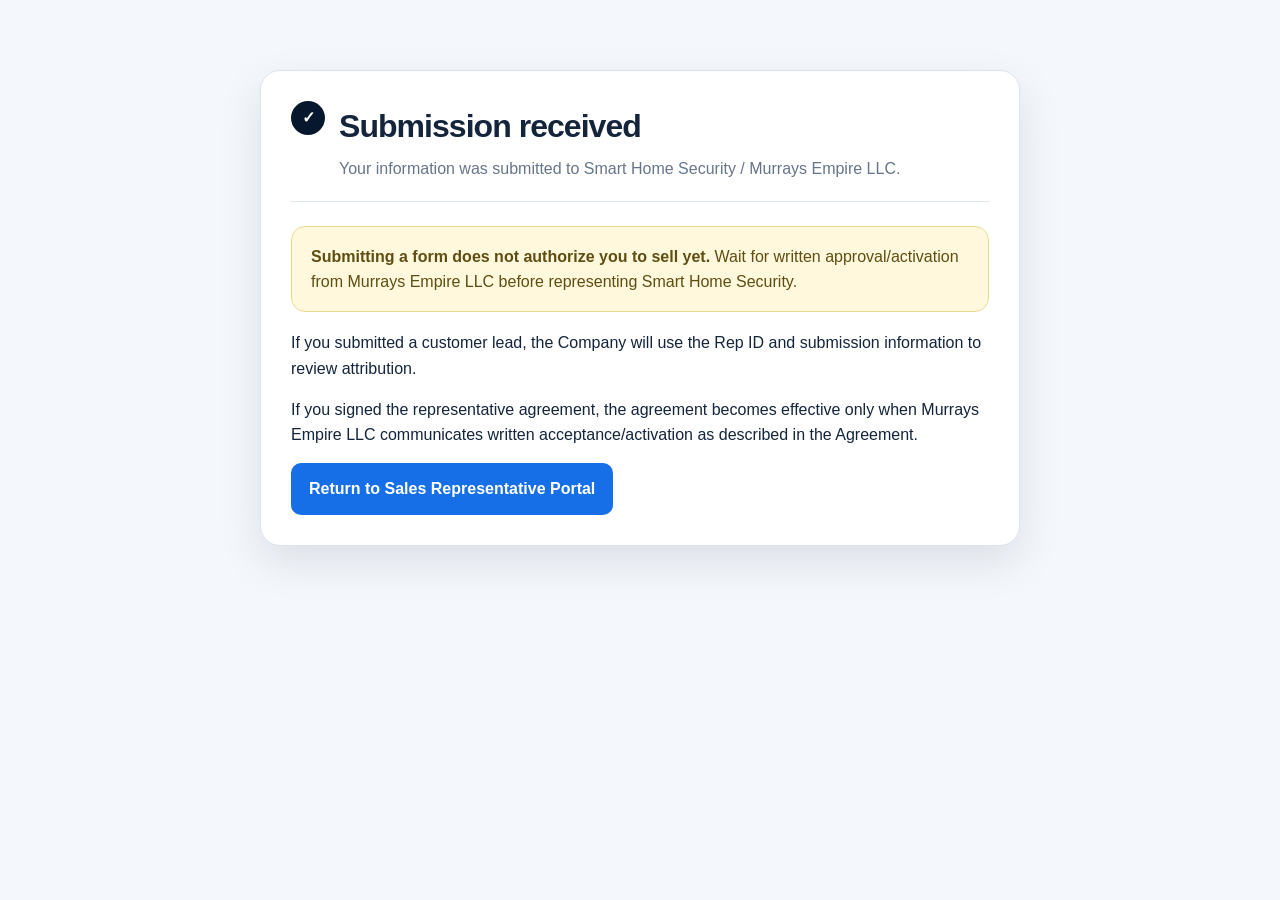
<file: employeehire-thank-you.html>
<!doctype html>

<html lang="en">

<head>

  <meta charset="utf-8">

  <meta
    name="viewport"
    content="width=device-width,initial-scale=1">

  <meta
    name="robots"
    content="noindex,nofollow,noarchive">

  <meta
    name="referrer"
    content="no-referrer">

  <title>
    Submission Received | Smart Home Security
  </title>

  <link
    rel="stylesheet"
    href="/employeehire.css">

</head>


<body>


<main
  class="shell"
  style="padding-top:70px;padding-bottom:70px">


  <section
    class="tab-panel active"
    style="max-width:760px;margin:auto">


    <div class="section-head">


      <span class="step-chip">
        ✓
      </span>


      <div>


        <h2>
          Submission received
        </h2>


        <p>
          Your information was submitted to
          Smart Home Security / Murrays Empire LLC.
        </p>


      </div>


    </div>



    <div class="warning-box">


      <strong>
        Submitting a form does not authorize
        you to sell yet.
      </strong>


      Wait for written approval/activation
      from Murrays Empire LLC before
      representing Smart Home Security.


    </div>



    <p>

      If you submitted a customer lead,

      the Company will use the Rep ID
      and submission information

      to review attribution.

    </p>



    <p>

      If you signed the representative agreement,

      the agreement becomes effective only when
      Murrays Empire LLC communicates
      written acceptance/activation

      as described in the Agreement.

    </p>



    <a
      class="btn btn-primary"
      href="/employeehire.html">

      Return to Sales Representative Portal

    </a>


  </section>


</main>


</body>

</html>
</file>
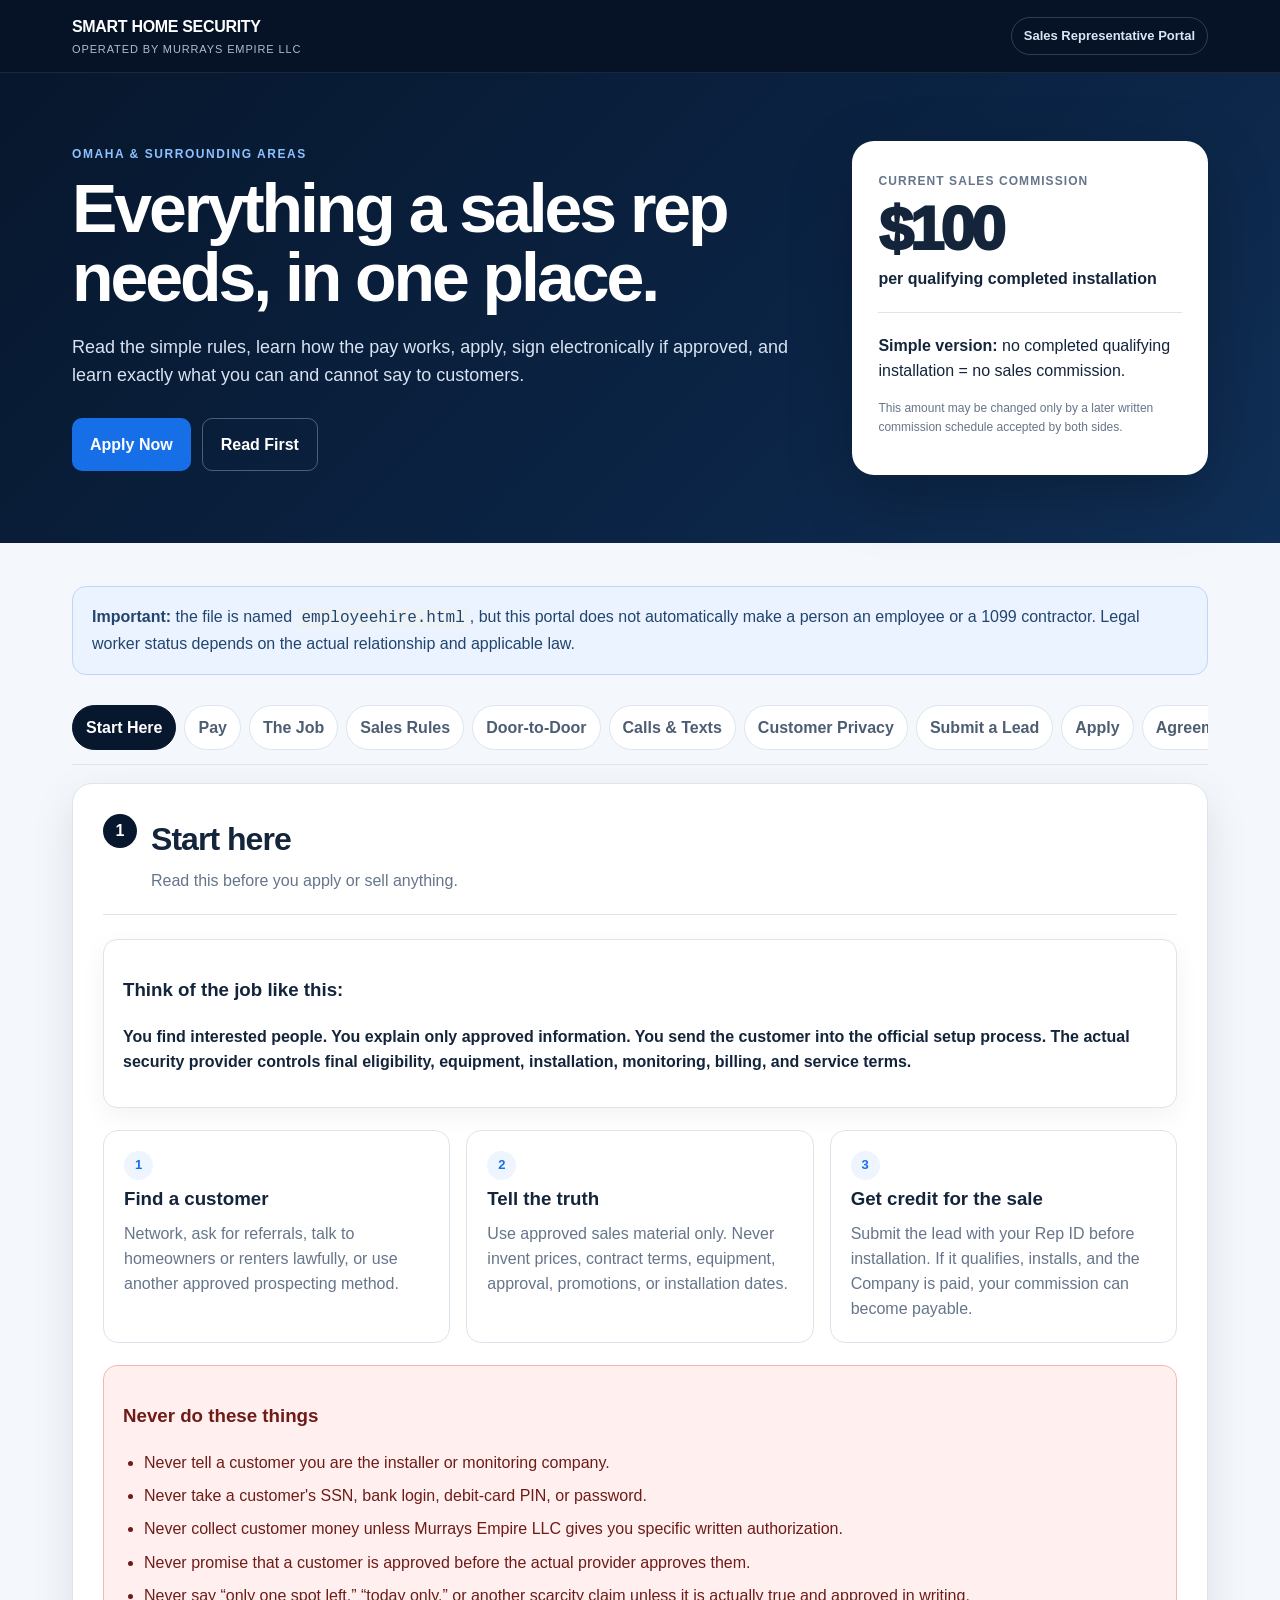
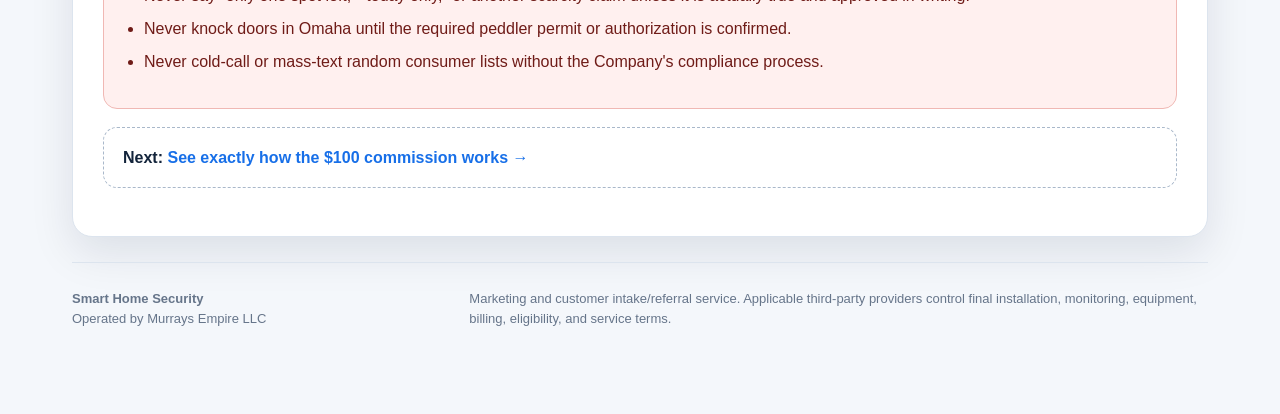
<file: employeehire.html>
<!doctype html>
<html lang="en">
<head>
  <meta charset="utf-8">
  <meta name="viewport" content="width=device-width,initial-scale=1">

  <title>Sales Representative Portal | Smart Home Security</title>

  <meta
    name="description"
    content="Sales representative information, application, compliance training, agreement, and onboarding for Smart Home Security, operated by Murrays Empire LLC."
  >

  <meta name="robots" content="noindex,nofollow,noarchive">
  <meta name="referrer" content="no-referrer">

  <link rel="stylesheet" href="/employeehire.css">
  <script defer src="/employeehire.js"></script>
</head>

<body>

<a class="skip-link" href="#main">
  Skip to main content
</a>

<header class="site-header">
  <div class="shell header-row">

    <div>
      <a class="brand" href="/">
        SMART HOME SECURITY
      </a>

      <div class="operator">
        Operated by Murrays Empire LLC
      </div>
    </div>

    <div class="header-badge">
      Sales Representative Portal
    </div>

  </div>
</header>


<section class="hero">

  <div class="shell hero-grid">

    <div>

      <div class="kicker">
        OMAHA & SURROUNDING AREAS
      </div>

      <h1>
        Everything a sales rep needs,
        in one place.
      </h1>

      <p class="hero-copy">
        Read the simple rules, learn how the pay works,
        apply, sign electronically if approved,
        and learn exactly what you can and cannot say
        to customers.
      </p>

      <div class="hero-actions">

        <button
          class="btn btn-primary"
          type="button"
          data-open-tab="apply">
          Apply Now
        </button>

        <button
          class="btn btn-secondary"
          type="button"
          data-open-tab="start">
          Read First
        </button>

      </div>

    </div>


    <aside
      class="pay-summary"
      aria-label="Compensation summary">

      <span class="pay-label">
        Current sales commission
      </span>

      <div class="pay-amount">
        $100
      </div>

      <div class="pay-desc">
        per qualifying completed installation
      </div>

      <hr>

      <p>
        <strong>Simple version:</strong>
        no completed qualifying installation =
        no sales commission.
      </p>

      <p class="small">
        This amount may be changed only by a later
        written commission schedule accepted by both sides.
      </p>

    </aside>

  </div>

</section>


<main id="main" class="shell page-shell">

  <div class="important-banner">

    <strong>Important:</strong>

    the file is named
    <code>employeehire.html</code>,
    but this portal does not automatically make a person
    an employee or a 1099 contractor.

    Legal worker status depends on the actual relationship
    and applicable law.

  </div>


  <nav
    class="tabbar"
    role="tablist"
    aria-label="Sales representative information">

    <button
      class="tab active"
      role="tab"
      aria-selected="true"
      aria-controls="tab-start"
      id="tabbtn-start"
      data-tab="start">
      Start Here
    </button>

    <button
      class="tab"
      role="tab"
      aria-selected="false"
      aria-controls="tab-pay"
      id="tabbtn-pay"
      data-tab="pay">
      Pay
    </button>

    <button
      class="tab"
      role="tab"
      aria-selected="false"
      aria-controls="tab-job"
      id="tabbtn-job"
      data-tab="job">
      The Job
    </button>

    <button
      class="tab"
      role="tab"
      aria-selected="false"
      aria-controls="tab-rules"
      id="tabbtn-rules"
      data-tab="rules">
      Sales Rules
    </button>

    <button
      class="tab"
      role="tab"
      aria-selected="false"
      aria-controls="tab-doors"
      id="tabbtn-doors"
      data-tab="doors">
      Door-to-Door
    </button>

    <button
      class="tab"
      role="tab"
      aria-selected="false"
      aria-controls="tab-phone"
      id="tabbtn-phone"
      data-tab="phone">
      Calls & Texts
    </button>

    <button
      class="tab"
      role="tab"
      aria-selected="false"
      aria-controls="tab-privacy"
      id="tabbtn-privacy"
      data-tab="privacy">
      Customer Privacy
    </button>

    <button
      class="tab"
      role="tab"
      aria-selected="false"
      aria-controls="tab-leads"
      id="tabbtn-leads"
      data-tab="leads">
      Submit a Lead
    </button>

    <button
      class="tab"
      role="tab"
      aria-selected="false"
      aria-controls="tab-apply"
      id="tabbtn-apply"
      data-tab="apply">
      Apply
    </button>

    <button
      class="tab"
      role="tab"
      aria-selected="false"
      aria-controls="tab-agreement"
      id="tabbtn-agreement"
      data-tab="agreement">
      Agreement
    </button>

    <button
      class="tab"
      role="tab"
      aria-selected="false"
      aria-controls="tab-tax"
      id="tabbtn-tax"
      data-tab="tax">
      W-9 & Taxes
    </button>

    <button
      class="tab"
      role="tab"
      aria-selected="false"
      aria-controls="tab-faq"
      id="tabbtn-faq"
      data-tab="faq">
      FAQ
    </button>

    <button
      class="tab"
      role="tab"
      aria-selected="false"
      aria-controls="tab-owner"
      id="tabbtn-owner"
      data-tab="owner">
      Owner Checklist
    </button>

    <button
      class="tab"
      role="tab"
      aria-selected="false"
      aria-controls="tab-sources"
      id="tabbtn-sources"
      data-tab="sources">
      Legal Sources
    </button>

  </nav>


  <noscript>

    <div class="warning-box">

      JavaScript is turned off.

      The forms still display, but tab navigation and
      agreement verification features require JavaScript.

    </div>

  </noscript>


  <!-- ===================================================== -->
  <!-- START HERE -->
  <!-- ===================================================== -->

  <section
    class="tab-panel active"
    id="tab-start"
    role="tabpanel"
    aria-labelledby="tabbtn-start">

    <div class="section-head">

      <span class="step-chip">
        1
      </span>

      <div>

        <h2>
          Start here
        </h2>

        <p>
          Read this before you apply or sell anything.
        </p>

      </div>

    </div>


    <div class="plain-box">

      <h3>
        Think of the job like this:
      </h3>

      <p>

        <strong>

          You find interested people.

          You explain only approved information.

          You send the customer into the official setup process.

          The actual security provider controls final eligibility,
          equipment, installation, monitoring, billing,
          and service terms.

        </strong>

      </p>

    </div>


    <div class="card-grid three">

      <article class="info-card">

        <div class="num">
          1
        </div>

        <h3>
          Find a customer
        </h3>

        <p>
          Network, ask for referrals,
          talk to homeowners or renters lawfully,
          or use another approved prospecting method.
        </p>

      </article>


      <article class="info-card">

        <div class="num">
          2
        </div>

        <h3>
          Tell the truth
        </h3>

        <p>
          Use approved sales material only.

          Never invent prices, contract terms,
          equipment, approval, promotions,
          or installation dates.
        </p>

      </article>


      <article class="info-card">

        <div class="num">
          3
        </div>

        <h3>
          Get credit for the sale
        </h3>

        <p>
          Submit the lead with your Rep ID before installation.

          If it qualifies, installs,
          and the Company is paid,
          your commission can become payable.
        </p>

      </article>

    </div>


    <div class="red-box">

      <h3>
        Never do these things
      </h3>

      <ul class="clean-list">

        <li>
          Never tell a customer you are the installer
          or monitoring company.
        </li>

        <li>
          Never take a customer's SSN,
          bank login, debit-card PIN,
          or password.
        </li>

        <li>
          Never collect customer money unless
          Murrays Empire LLC gives you specific
          written authorization.
        </li>

        <li>
          Never promise that a customer is approved
          before the actual provider approves them.
        </li>

        <li>
          Never say “only one spot left,”
          “today only,” or another scarcity claim
          unless it is actually true and approved
          in writing.
        </li>

        <li>
          Never knock doors in Omaha until the required
          peddler permit or authorization is confirmed.
        </li>

        <li>
          Never cold-call or mass-text random consumer
          lists without the Company's compliance process.
        </li>

      </ul>

    </div>


    <div class="next-box">

      <strong>
        Next:
      </strong>

      <button
        class="text-button"
        type="button"
        data-open-tab="pay">

        See exactly how the $100 commission works →

      </button>

    </div>

  </section>



  <!-- ===================================================== -->
  <!-- PAY -->
  <!-- ===================================================== -->

  <section
    class="tab-panel"
    id="tab-pay"
    role="tabpanel"
    aria-labelledby="tabbtn-pay">

    <div class="section-head">

      <span class="step-chip">
        2
      </span>

      <div>

        <h2>
          How the money works
        </h2>

        <p>
          No confusing percentages.
          The current schedule is a flat amount.
        </p>

      </div>

    </div>


    <div class="money-card">

      <div>

        <span class="eyebrow-dark">
          CURRENT COMMISSION
        </span>

        <strong>
          $100
        </strong>

        <span>
          per qualifying completed installation
        </span>

      </div>

    </div>


    <h3>
      When a sale qualifies
    </h3>

    <div class="checklist">

      <label>

        <input
          type="checkbox"
          disabled
          checked>

        The customer was properly attributed
        to your Rep ID.

      </label>


      <label>

        <input
          type="checkbox"
          disabled
          checked>

        The customer completed
        a qualifying installation.

      </label>


      <label>

        <input
          type="checkbox"
          disabled
          checked>

        The customer was not fake,
        duplicate, self-dealing,
        or submitted through prohibited methods.

      </label>


      <label>

        <input
          type="checkbox"
          disabled
          checked>

        Murrays Empire LLC received the related
        provider compensation.

      </label>

    </div>


    <h3>
      When you do not get paid
    </h3>


    <div class="card-grid two">

      <article class="info-card">

        <h4>
          No install
        </h4>

        <p>
          A lead, appointment, application,
          or provider approval by itself
          is not a completed qualifying installation.
        </p>

      </article>


      <article class="info-card">

        <h4>
          Duplicate lead
        </h4>

        <p>
          If another source already submitted
          or owns the lead under Company records,
          the later submission may not qualify.
        </p>

      </article>


      <article class="info-card">

        <h4>
          Fraud or misrepresentation
        </h4>

        <p>
          Fake names, fabricated leads,
          unauthorized promises,
          or manipulation can void the commission
          and end the relationship.
        </p>

      </article>


      <article class="info-card">

        <h4>
          Public referral reward
        </h4>

        <p>
          A rep normally does not receive both
          the rep commission and the separate
          public referral reward on the same customer
          unless approved in writing.
        </p>

      </article>

    </div>


    <div class="plain-box">

      <h3>
        Example
      </h3>

      <p>
        You find Jane.

        Jane is entered under your Rep ID.

        Jane qualifies and completes installation.

        The Company receives its provider compensation.

        If all commission conditions are satisfied,
        your current commission is
        <strong>$100</strong>.
      </p>

    </div>


    <div class="notice-box">

      <strong>
        Taxes:
      </strong>

      commission is gross compensation.

      If you are lawfully treated as a nonemployee,
      taxes generally are not withheld for you.

      You are responsible for your own tax obligations.

      A W-9 is collected separately and securely.

    </div>

  </section>



  <!-- ===================================================== -->
  <!-- THE JOB -->
  <!-- ===================================================== -->

  <section
    class="tab-panel"
    id="tab-job"
    role="tabpanel"
    aria-labelledby="tabbtn-job">

    <div class="section-head">

      <span class="step-chip">
        3
      </span>

      <div>

        <h2>
          What the job actually is
        </h2>

        <p>
          Simple enough to explain in one sentence.
        </p>

      </div>

    </div>


    <div class="plain-box">

      <h3>
        Your job:
      </h3>

      <p>

        <strong>

          Find people who may want home security,
          start an honest conversation,
          identify what they need,
          and move interested people into
          the official signup process.

        </strong>

      </p>

    </div>


    <h3>
      A normal conversation
    </h3>


    <ol class="big-steps">

      <li>

        <span>
          Ask:
        </span>

        “What are you trying to protect —
        front door, outside cameras,
        or the whole home?”

      </li>


      <li>

        <span>
          Learn:
        </span>

        renter/homeowner,
        ZIP code,
        camera interest,
        timing,
        and best contact method.

      </li>


      <li>

        <span>
          Explain:
        </span>

        only the current approved offer
        and the fact that final terms are
        confirmed by the applicable provider.

      </li>


      <li>

        <span>
          Submit:
        </span>

        put the lead into the official
        Rep Lead form using your Rep ID.

      </li>


      <li>

        <span>
          Follow up:
        </span>

        remind the customer to complete the
        provider process,
        but do not pressure or mislead them.

      </li>

    </ol>


    <h3>
      What you are NOT hired to do
    </h3>


    <ul class="clean-list">

      <li>
        Install cameras, alarm panels,
        wiring, or other security equipment.
      </li>

      <li>
        Provide monitoring.
      </li>

      <li>
        Approve customers for service.
      </li>

      <li>
        Change provider agreements.
      </li>

      <li>
        Give legal, tax, electrical,
        insurance, or credit advice to customers.
      </li>

    </ul>


    <div class="warning-box">

      <strong>
        Installation work is different from sales.
      </strong>

      Nebraska has licensing rules for
      electrical/security-related installation work.

      This sales portal does not authorize any rep
      to install equipment.

    </div>

  </section>



  <!-- ===================================================== -->
  <!-- SALES RULES -->
  <!-- ===================================================== -->

  <section
    class="tab-panel"
    id="tab-rules"
    role="tabpanel"
    aria-labelledby="tabbtn-rules">

    <div class="section-head">

      <span class="step-chip">
        4
      </span>

      <div>

        <h2>
          Sales rules
        </h2>

        <p>
          If you remember only one rule:
          never promise something you cannot prove.
        </p>

      </div>

    </div>


    <div class="rule-table">

      <div class="rule-row rule-head">

        <div>
          Say / Do
        </div>

        <div>
          Do NOT Say / Do
        </div>

      </div>


      <div class="rule-row">

        <div>
          “I work with Smart Home Security,
          operated by Murrays Empire LLC.”
        </div>

        <div>
          “I am the monitoring company”
          or “I am the installer.”
        </div>

      </div>


      <div class="rule-row">

        <div>
          “Final equipment and service terms
          are confirmed during provider setup.”
        </div>

        <div>
          “I guarantee you'll get this exact equipment.”
        </div>

      </div>


      <div class="rule-row">

        <div>
          Use the current written promotion.
        </div>

        <div>
          Make up a bonus,
          expiration date,
          or limited quantity.
        </div>

      </div>


      <div class="rule-row">

        <div>
          Tell customers the Company is a
          marketing/intake/referral business.
        </div>

        <div>
          Hide the third-party provider relationship.
        </div>

      </div>


      <div class="rule-row">

        <div>
          Ask questions to understand needs.
        </div>

        <div>
          Use fear, threats,
          fake crime stories,
          or impersonation to force a sale.
        </div>

      </div>

    </div>


    <div class="red-box">

      <h3>
        Special rule for advertised claims
      </h3>

      <p>

        Do not independently advertise
        “no contract,”
        “no credit check,”
        “$0 startup,”
        a specific monthly price,
        a gift card,
        or equipment quantity

        unless that exact statement appears
        in the current Company-approved offer sheet
        and applies to the customer being discussed.

      </p>

    </div>


    <h3>
      Social media rules
    </h3>


    <ul class="clean-list">

      <li>
        You may identify yourself as an independent
        sales representative for Smart Home Security
        only after approval.
      </li>

      <li>
        Do not create a page, logo, website,
        ad account, or profile that looks like
        an official Company account without
        written permission.
      </li>

      <li>
        Do not alter official graphics in a way
        that changes legal disclosures.
      </li>

      <li>
        Do not buy fake reviews,
        fake followers,
        fake comments,
        or fake customer stories.
      </li>

      <li>
        Do not post customer addresses,
        phone numbers,
        security weaknesses,
        camera locations,
        or installation details.
      </li>

    </ul>

  </section>



  <!-- ===================================================== -->
  <!-- DOOR TO DOOR -->
  <!-- ===================================================== -->

  <section
    class="tab-panel"
    id="tab-doors"
    role="tabpanel"
    aria-labelledby="tabbtn-doors">

    <div class="section-head">

      <span class="step-chip">
        5
      </span>

      <div>

        <h2>
          Door-to-door rules
        </h2>

        <p>
          Read this before knocking on one door.
        </p>

      </div>

    </div>


    <div class="red-box">

      <h3>
        Omaha:
        do not knock until the permit is confirmed.
      </h3>

      <p>
        Omaha treats a person going dwelling-to-dwelling
        and offering services now or in the future
        as a peddler.

        A permit is required,
        and door-to-door permit holders receive
        a photo ID badge.
      </p>

    </div>


    <h3>
      Before going door-to-door
    </h3>


    <div class="checklist">

      <label>

        <input type="checkbox" disabled>

        Company approval to conduct
        door-to-door sales.

      </label>


      <label>

        <input type="checkbox" disabled>

        Required Omaha/local peddler permit
        and badge confirmed.

      </label>


      <label>

        <input type="checkbox" disabled>

        Current Company identification
        and approved script/materials.

      </label>


      <label>

        <input type="checkbox" disabled>

        Current cancellation/cooling-off
        procedure confirmed with
        the actual contracting provider.

      </label>


      <label>

        <input type="checkbox" disabled>

        No-soliciting signs and requests
        to leave will be respected immediately.

      </label>

    </div>


    <h3>
      If a customer signs at home
    </h3>


    <p>

      Home solicitation/cooling-off laws may give
      the consumer three business days to cancel
      and require specific written notices.

      The actual contracting seller/provider
      must provide the legally required contract
      and cancellation documents.

      A rep must never remove,
      hide,
      alter,
      or tell the customer to ignore those rights.

    </p>


    <div class="plain-box">

      <h3>
        Easy rule:
      </h3>

      <p>

        If you are at somebody's house
        and a sale is about to be signed,

        <strong>
          stop improvising.
        </strong>

        Use only the provider's official contract process
        and cancellation disclosures.

      </p>

    </div>

  </section>



  <!-- ===================================================== -->
  <!-- CALLS AND TEXTS -->
  <!-- ===================================================== -->

  <section
    class="tab-panel"
    id="tab-phone"
    role="tabpanel"
    aria-labelledby="tabbtn-phone">

    <div class="section-head">

      <span class="step-chip">
        6
      </span>

      <div>

        <h2>
          Calls, texts, and online selling
        </h2>

        <p>
          Phone and electronic selling have
          separate compliance risks.
        </p>

      </div>

    </div>


    <div class="red-box">

      <h3>
        No random mass calling or texting
      </h3>

      <p>

        A rep may not use purchased consumer lists,
        robocalls,
        prerecorded calls,
        automated marketing texts,
        bulk SMS,
        or similar systems

        unless Murrays Empire LLC has specifically
        approved the campaign and compliance process
        in writing.

      </p>

    </div>


    <h3>
      Live calls
    </h3>


    <ul class="clean-list">

      <li>
        Identify Smart Home Security
        and the sales purpose promptly.
      </li>

      <li>
        Do not call a person who has told
        Smart Home Security not to call them.
      </li>

      <li>
        Do not call outside permitted calling hours.

        Federal telemarketing guidance generally
        restricts covered outbound telemarketing calls
        to 8:00 a.m.–9:00 p.m. local time
        at the person called,
        unless an applicable exception or consent applies.
      </li>

      <li>
        Company-approved campaigns must use
        required Do-Not-Call procedures
        and list screening.
      </li>

      <li>
        Never spoof caller ID
        or impersonate another company.
      </li>

    </ul>


    <h3>
      Texts and automated technology
    </h3>


    <p>

      Automated or prerecorded marketing calls and texts
      can require specific consent under federal law.

      A customer giving a phone number for human follow-up
      does <strong>not</strong> automatically mean
      a rep can enroll that number in robocalls
      or bulk marketing texts.

    </p>


    <div class="warning-box">

      <strong>
        Worker classification note:
      </strong>

      Nebraska's special direct-seller exclusion
      discussed in this portal is for qualifying sales
      performed primarily in person.

      Primarily telephone/electronic selling
      is expressly excluded from that particular
      Nebraska direct-seller provision.

      That does not automatically decide worker status,
      but it means the Company should reassess classification
      before using a primarily remote sales model.

    </div>

  </section>



  <!-- ===================================================== -->
  <!-- PRIVACY -->
  <!-- ===================================================== -->

  <section
    class="tab-panel"
    id="tab-privacy"
    role="tabpanel"
    aria-labelledby="tabbtn-privacy">

    <div class="section-head">

      <span class="step-chip">
        7
      </span>

      <div>

        <h2>
          Customer privacy
        </h2>

        <p>
          Security customers can have especially
          sensitive information.

          Keep it minimal.
        </p>

      </div>

    </div>


    <div class="plain-box">

      <h3>
        What you may collect in the Company form
      </h3>

      <p>

        Name,
        basic contact information,
        ZIP/service area,
        renter/homeowner status,
        general equipment interest,
        and other fields specifically requested
        by an approved Company form.

      </p>

    </div>


    <div class="red-box">

      <h3>
        Never collect these yourself
      </h3>


      <ul class="clean-list">

        <li>
          Social Security numbers
        </li>

        <li>
          Bank account or routing numbers
        </li>

        <li>
          Debit/credit-card PINs
        </li>

        <li>
          Online banking passwords
        </li>

        <li>
          Email, Apple, Google,
          alarm, or Wi-Fi passwords
        </li>

        <li>
          Photos of IDs unless a
          Company-approved secure process
          specifically requires it
        </li>

        <li>
          Detailed descriptions of where valuables,
          safes, weapons, or vulnerable entry points
          are located
        </li>

      </ul>

    </div>


    <h3>
      How to handle a customer's information
    </h3>


    <ol class="big-steps">

      <li>

        <span>
          Use the official form.
        </span>

        Do not keep customer lists
        in random notes or public spreadsheets.

      </li>


      <li>

        <span>
          Use it only for the sale.
        </span>

        Do not sell, trade,
        or reuse customer information.

      </li>


      <li>

        <span>
          Share only as needed.
        </span>

        Only the Company and applicable provider
        should receive authorized customer information.

      </li>


      <li>

        <span>
          Delete local copies.
        </span>

        If the Company asks you to remove customer data
        from your device, do it promptly.

      </li>

    </ol>

  </section>



  <!-- ===================================================== -->
  <!-- LEAD FORM -->
  <!-- ===================================================== -->

  <section
    class="tab-panel"
    id="tab-leads"
    role="tabpanel"
    aria-labelledby="tabbtn-leads">

    <div class="section-head">

      <span class="step-chip">
        8
      </span>

      <div>

        <h2>
          Submit a customer lead
        </h2>

        <p>
          Approved reps use this form so the lead
          is connected to the correct Rep ID.
        </p>

      </div>

    </div>


    <div class="warning-box">

      Do not use this form unless you are an approved rep.

      Do not submit a person's information unless
      the person actually asked to be contacted
      about Smart Home Security.

    </div>


    <form
      class="portal-form"
      name="rep-lead-submission"
      method="POST"
      action="/employeehire-thank-you.html"
      data-netlify="true"
      netlify-honeypot="bot-field">

      <input
        type="hidden"
        name="form-name"
        value="rep-lead-submission">

      <input
        type="hidden"
        name="submission-type"
        value="sales-lead">


      <p class="honeypot">

        <label>

          Do not fill this out:

          <input name="bot-field">

        </label>

      </p>


      <fieldset>

        <legend>
          Rep information
        </legend>


        <div class="form-grid">


          <div class="field">

            <label for="lead-repid">
              Rep ID *
            </label>

            <input
              id="lead-repid"
              name="rep-id"
              required
              maxlength="40"
              autocomplete="off">

          </div>


          <div class="field">

            <label for="lead-repname">
              Rep full name *
            </label>

            <input
              id="lead-repname"
              name="rep-name"
              required
              maxlength="100"
              autocomplete="name">

          </div>

        </div>

      </fieldset>


      <fieldset>

        <legend>
          Customer information
        </legend>


        <div class="form-grid">


          <div class="field">

            <label for="cust-name">
              Customer name *
            </label>

            <input
              id="cust-name"
              name="customer-name"
              required
              maxlength="100">

          </div>


          <div class="field">

            <label for="cust-phone">
              Phone *
            </label>

            <input
              id="cust-phone"
              name="customer-phone"
              required
              type="tel"
              inputmode="tel"
              maxlength="30">

          </div>


          <div class="field">

            <label for="cust-email">
              Email
            </label>

            <input
              id="cust-email"
              name="customer-email"
              type="email"
              maxlength="150">

          </div>


          <div class="field">

            <label for="cust-zip">
              ZIP code *
            </label>

            <input
              id="cust-zip"
              name="customer-zip"
              required
              inputmode="numeric"
              pattern="[0-9]{5}(-[0-9]{4})?"
              maxlength="10">

          </div>


          <div class="field">

            <label for="cust-property">
              Property *
            </label>

            <select
              id="cust-property"
              name="property-type"
              required>

              <option value="">
                Choose
              </option>

              <option>
                Homeowner
              </option>

              <option>
                Renter
              </option>

              <option>
                Other / not sure
              </option>

            </select>

          </div>


          <div class="field">

            <label for="cust-cameras">
              Camera interest
            </label>

            <select
              id="cust-cameras"
              name="camera-interest">

              <option value="">
                Choose
              </option>

              <option>
                0 / not sure
              </option>

              <option>
                1
              </option>

              <option>
                2
              </option>

              <option>
                3+
              </option>

            </select>

          </div>


          <div class="field full">

            <label for="cust-notes">
              What is the customer looking for?
            </label>

            <textarea
              id="cust-notes"
              name="customer-needs"
              maxlength="1000"
              placeholder="Example: video doorbell and two outside cameras. Do not enter passwords, SSNs, banking data, or sensitive security details."></textarea>

          </div>

        </div>

      </fieldset>


      <label class="consent-check">

        <input
          type="checkbox"
          required
          name="customer-requested-contact"
          value="yes">

        <span>
          I confirm the customer personally asked
          to be contacted by Smart Home Security
          about home-security options.
        </span>

      </label>


      <label class="consent-check">

        <input
          type="checkbox"
          required
          name="no-sensitive-data-confirmation"
          value="yes">

        <span>
          I confirm I did not enter SSNs,
          payment credentials,
          passwords,
          or other prohibited sensitive information.
        </span>

      </label>


      <label class="consent-check">

        <input
          type="checkbox"
          required
          name="no-automation-consent-inference"
          value="yes">

        <span>
          I understand this lead form documents
          a request for follow-up only.

          I am not claiming the customer agreed
          to robocalls,
          prerecorded calls,
          or automated marketing texts.
        </span>

      </label>


      <button
        class="btn btn-primary"
        type="submit">

        Submit Lead

      </button>

    </form>

  </section>



  <!-- ===================================================== -->
  <!-- APPLY -->
  <!-- ===================================================== -->

  <section
    class="tab-panel"
    id="tab-apply"
    role="tabpanel"
    aria-labelledby="tabbtn-apply">

    <div class="section-head">

      <span class="step-chip">
        9
      </span>

      <div>

        <h2>
          Sales representative application
        </h2>

        <p>
          No SSN.
          No bank information.
          No ID upload on this public application.
        </p>

      </div>

    </div>


    <form
      class="portal-form"
      name="sales-rep-application-v2"
      method="POST"
      action="/employeehire-thank-you.html"
      data-netlify="true"
      netlify-honeypot="bot-field">

      <input
        type="hidden"
        name="form-name"
        value="sales-rep-application-v2">

      <input
        type="hidden"
        name="application-version"
        value="SHS-APP-2026-09-08-v2">

      <input
        type="hidden"
        name="submitted-at-utc"
        class="js-timestamp">


      <p class="honeypot">

        <label>

          Do not fill this out:

          <input name="bot-field">

        </label>

      </p>


      <fieldset>

        <legend>
          About you
        </legend>


        <div class="form-grid">


          <div class="field">

            <label for="app-name">
              Full legal name *
            </label>

            <input
              id="app-name"
              name="full-legal-name"
              required
              maxlength="100"
              autocomplete="name">

          </div>


          <div class="field">

            <label for="app-phone">
              Phone *
            </label>

            <input
              id="app-phone"
              name="phone"
              required
              type="tel"
              maxlength="30"
              autocomplete="tel">

          </div>


          <div class="field">

            <label for="app-email">
              Email *
            </label>

            <input
              id="app-email"
              name="email"
              required
              type="email"
              maxlength="150"
              autocomplete="email">

          </div>


          <div class="field">

            <label for="app-city">
              City / State *
            </label>

            <input
              id="app-city"
              name="city-state"
              required
              maxlength="100"
              placeholder="Omaha, NE">

          </div>


          <div class="field">

            <label for="app-age">
              Are you at least 18? *
            </label>

            <select
              id="app-age"
              name="age-18-confirmation"
              required>

              <option value="">
                Choose
              </option>

              <option value="yes">
                Yes
              </option>

              <option value="no">
                No
              </option>

            </select>

          </div>


          <div class="field">

            <label for="app-transport">
              Reliable transportation?
            </label>

            <select
              id="app-transport"
              name="reliable-transportation">

              <option value="">
                Choose
              </option>

              <option>
                Yes
              </option>

              <option>
                No
              </option>

              <option>
                Not needed for my sales plan
              </option>

            </select>

          </div>

        </div>

      </fieldset>


      <fieldset>

        <legend>
          Your sales background
        </legend>


        <div class="form-grid">


          <div class="field full">

            <label for="app-sold">
              What have you sold before? *
            </label>

            <textarea
              id="app-sold"
              name="sales-background"
              required
              maxlength="1500"></textarea>

          </div>


          <div class="field">

            <label for="app-method">
              Main selling method *
            </label>

            <select
              id="app-method"
              name="primary-selling-method"
              required>

              <option value="">
                Choose
              </option>

              <option>
                Primarily in-person / outside sales
              </option>

              <option>
                Networking / referrals
              </option>

              <option>
                Primarily phone
              </option>

              <option>
                Primarily social media / electronic
              </option>

              <option>
                Mixed
              </option>

            </select>

          </div>


          <div class="field">

            <label for="app-leads">
              Can you find your own prospects? *
            </label>

            <select
              id="app-leads"
              name="can-self-generate-prospects"
              required>

              <option value="">
                Choose
              </option>

              <option>
                Yes
              </option>

              <option>
                Some
              </option>

              <option>
                No
              </option>

            </select>

          </div>


          <div class="field full">

            <label for="app-first10">
              How would you find your first 10 prospects? *
            </label>

            <textarea
              id="app-first10"
              name="first-10-prospect-plan"
              required
              maxlength="1500"></textarea>

          </div>


          <div class="field full">

            <label for="app-conflict">
              Do you have a current job,
              contract,
              non-solicitation rule,
              or other restriction that could conflict
              with selling this offer? *
            </label>

            <textarea
              id="app-conflict"
              name="possible-conflicts"
              required
              maxlength="1000"
              placeholder="Write 'No' if none."></textarea>

          </div>

        </div>

      </fieldset>


      <fieldset>

        <legend>
          Application promises
        </legend>


        <label class="consent-check">

          <input
            type="checkbox"
            required
            name="truthful-application"
            value="yes">

          <span>
            The information I submitted is true
            to the best of my knowledge.
          </span>

        </label>


        <label class="consent-check">

          <input
            type="checkbox"
            required
            name="no-guaranteed-status"
            value="yes">

          <span>
            I understand this application does not
            guarantee acceptance,
            employment,
            independent-contractor status,
            leads,
            hours,
            or income.
          </span>

        </label>


        <label class="consent-check">

          <input
            type="checkbox"
            required
            name="rules-preview"
            value="yes">

          <span>
            I understand I cannot sell or represent
            Smart Home Security until
            Murrays Empire LLC approves me.
          </span>

        </label>


        <label class="consent-check">

          <input
            type="checkbox"
            required
            name="privacy-ack"
            value="yes">

          <span>
            I understand I must protect customer information
            and may not collect prohibited sensitive data.
          </span>

        </label>

      </fieldset>


      <button
        class="btn btn-primary"
        type="submit">

        Submit Application

      </button>

    </form>

  </section>



  <!-- ===================================================== -->
  <!-- AGREEMENT -->
  <!-- ===================================================== -->

  <section
    class="tab-panel"
    id="tab-agreement"
    role="tabpanel"
    aria-labelledby="tabbtn-agreement">

    <div class="section-head">

      <span class="step-chip">
        10
      </span>

      <div>

        <h2>
          Independent Sales Representative Agreement
        </h2>

        <p>
          Only complete this after Murrays Empire LLC
          tells you that you are approved for the
          independent-representative path.
        </p>

      </div>

    </div>


    <div class="red-box">

      <h3>
        This contract does not magically make someone “1099.”
      </h3>

      <p>

        The real working relationship
        and applicable law control classification.

        If the planned role is primarily phone/electronic sales,
        tightly controlled by the Company,
        or otherwise does not fit the independent model,

        the Company should reassess before using this Agreement.

      </p>

    </div>


    <div class="agreement-toolbar">

      <span>

        <strong>
          Agreement version:
        </strong>

        SHS-ISR-2026-09-08-v2

      </span>

      <button
        class="btn btn-light"
        type="button"
        id="print-agreement">

        Print / Save PDF

      </button>

    </div>


    <article
      class="agreement-text"
      id="agreement-text">


      <h3>
        INDEPENDENT SALES REPRESENTATIVE AGREEMENT
      </h3>


      <p>

        <strong>
          Parties.
        </strong>

        This Agreement is between
        Murrays Empire LLC,
        operator of the Smart Home Security marketing brand
        (“Company”),

        and the person identified in the
        electronic signature section
        (“Representative”).

      </p>


      <h4>
        1. Purpose and limited role
      </h4>

      <p>

        Representative may identify prospective customers,
        discuss Company-approved marketing offers,
        collect only authorized lead information,
        submit leads through the Company's approved process,
        and assist prospects with follow-up.

        Smart Home Security is a
        marketing/customer-intake/referral business.

        Applicable third-party providers control
        final eligibility,
        equipment,
        installation,
        monitoring,
        billing,
        warranties,
        service agreements,
        cancellations,
        and other provider terms.

      </p>


      <h4>
        2. No authority to bind the Company or provider
      </h4>

      <p>

        Representative may not sign or modify
        an agreement for the Company or a provider;

        promise approval;

        guarantee pricing,
        equipment,
        installation dates,
        monitoring,
        contract length,
        credit requirements,
        financing,
        or promotions;

        collect money;

        or represent that Representative personally
        installs or monitors security systems

        unless separately authorized in writing.

      </p>


      <h4>
        3. Compensation
      </h4>

      <p>

        The current commission is
        $100 for each qualifying completed installation
        properly attributed to Representative
        before installation.

        A commission is earned only after:

        (a) the prospect is valid and properly attributed
        to Representative;

        (b) the customer completes
        a qualifying installation;

        (c) the transaction is not fraudulent,
        duplicate,
        fabricated,
        self-dealing,
        or otherwise disqualified;

        and

        (d) Murrays Empire LLC receives
        the corresponding provider compensation.

        Earned commissions are ordinarily paid
        within seven business days after these
        conditions are confirmed,
        subject to payment-system processing
        and applicable law.

      </p>


      <h4>
        4. Public referral reward does not automatically stack
      </h4>

      <p>

        When Representative receives
        the sales commission for a customer,

        Representative is not also entitled
        to the separate public referral reward
        for that same customer

        unless Company approves
        the additional payment in writing.

      </p>


      <h4>
        5. Independent manner of work
      </h4>

      <p>

        If this relationship is lawfully treated
        as independent contracting,

        Representative chooses Representative's
        lawful prospecting schedule and methods,

        supplies ordinary personal work tools
        and transportation,

        bears ordinary personal business expenses,

        receives no guaranteed hours
        or minimum compensation,

        and may perform services for other
        non-conflicting businesses

        subject to Representative's own
        legal and contractual obligations.

        Company may set brand,
        legal-compliance,
        customer-data,
        truthful-advertising,
        and provider requirements

        without promising that these facts alone
        determine worker classification.

      </p>


      <h4>
        6. No guaranteed leads or income
      </h4>

      <p>

        Company does not guarantee prospects,
        appointments,
        hours,
        sales,
        installations,
        income,
        or continued opportunity.

      </p>


      <h4>
        7. Truthful sales and approved materials
      </h4>

      <p>

        Representative must use truthful,
        current,
        Company-approved information.

        Representative may not:

        create fake urgency or scarcity;

        misstate crime information;

        impersonate a provider,
        government agency,
        law-enforcement officer,
        utility,
        competitor,
        or existing security company;

        hide material terms;

        create fake reviews;

        or change required disclosures.

      </p>


      <h4>
        8. Promotions and pricing
      </h4>

      <p>

        Representative may advertise or state
        a promotion,
        monthly price,
        startup fee,
        credit requirement,
        contract statement,
        equipment quantity,
        gift card,
        or referral reward

        only when it appears in current
        Company-approved material
        and is applicable to the customer.

        Provider eligibility and final terms
        control where applicable.

      </p>


      <h4>
        9. Door-to-door compliance
      </h4>

      <p>

        Representative may not conduct
        door-to-door solicitation in Omaha
        or another jurisdiction

        until all required permits,
        badges,
        registrations,
        and Company authorization are confirmed.

        Representative must respect
        no-soliciting signs
        and leave immediately when asked.

        Representative must not interfere
        with any legally required
        cooling-off/cancellation notice
        or consumer right.

      </p>


      <h4>
        10. Calls, texts, and electronic outreach
      </h4>

      <p>

        Representative may not use purchased
        consumer lists,

        robocalls,

        prerecorded calls,

        automatic dialing,

        bulk marketing texts,

        caller-ID spoofing,

        or other automated consumer outreach

        without Company's prior written approval
        of the specific campaign
        and compliance process.

        Representative must honor
        do-not-call requests

        and follow approved calling-hour,
        consent,
        and list-screening procedures.

      </p>


      <h4>
        11. Customer privacy and security
      </h4>

      <p>

        Representative may collect only information
        requested through approved Company systems.

        Representative may not request or store:

        Social Security numbers,

        bank credentials,

        payment PINs,

        account passwords,

        alarm codes,

        Wi-Fi passwords,

        or other prohibited sensitive information.

        Customer information may be used only
        for authorized Company activity

        and may not be sold,
        copied for personal use,
        or disclosed except as authorized.

      </p>


      <h4>
        12. No installation authority
      </h4>

      <p>

        This Agreement authorizes sales/referral
        activity only.

        Representative is not authorized to
        install,
        wire,
        service,
        repair,
        or alter security or electrical equipment

        unless separately qualified,
        licensed,
        engaged,
        and authorized for that work.

      </p>


      <h4>
        13. Lead ownership and attribution
      </h4>

      <p>

        Company records control lead attribution.

        Representative should submit a prospect
        through the official Rep Lead form
        before provider submission or installation.

        Duplicate,
        previously existing,
        reassigned,
        invalid,
        or improperly acquired leads

        may be denied commission.

        Representative may not use another business's
        confidential lead list or customer database
        without lawful authorization.

      </p>


      <h4>
        14. Fraud, misconduct, and commission reversals
      </h4>

      <p>

        No commission is owed for fraud,
        fabricated leads,
        identity misuse,
        self-dealing designed to obtain a commission,
        prohibited solicitation,
        or material misrepresentation.

        If Company has already paid a commission
        and the provider later reverses
        Company compensation

        because of Representative's fraud
        or material misconduct,

        Company may recover or offset
        the related commission

        to the extent allowed by law.

        Ordinary customer cancellation not caused
        by Representative misconduct

        does not automatically create a personal debt

        unless a separate written commission schedule
        expressly provides otherwise.

      </p>


      <h4>
        15. Taxes and W-9
      </h4>

      <p>

        If Representative is lawfully treated
        as a nonemployee,

        Representative is responsible
        for Representative's taxes

        and must provide accurate taxpayer information
        through the Company's approved secure W-9 process.

        Company will issue required information returns
        when applicable.

        If the relationship is legally required
        to be treated as employment,

        applicable payroll and employment rules
        control instead.

      </p>


      <h4>
        16. No partnership, equity, or ownership
      </h4>

      <p>

        This Agreement does not give Representative:

        membership,

        equity,

        voting rights,

        partnership rights,

        franchise rights,

        or ownership

        in Murrays Empire LLC
        or Smart Home Security.

      </p>


      <h4>
        17. Existing obligations
      </h4>

      <p>

        Representative is responsible for complying
        with any lawful duties owed
        to another employer or business.

        Representative may not use another company's
        confidential information,
        trade secrets,
        customer list,
        work time,
        equipment,
        or restricted leads

        to perform services here.

      </p>


      <h4>
        18. Company brand and materials
      </h4>

      <p>

        Company retains ownership/control
        of its brand,
        approved sales materials,
        website,
        forms,
        scripts,
        and customer records.

        Representative receives only
        a limited,
        revocable permission

        to use approved materials
        for authorized sales activity

        while the relationship is active.

      </p>


      <h4>
        19. Term and termination
      </h4>

      <p>

        Either party may end the relationship
        at any time by written notice,
        subject to applicable law.

        Representative must immediately stop
        representing the Company

        and stop using Company materials
        after termination.

        Properly earned commissions remain payable
        under the commission terms

        unless disqualified under this Agreement.

      </p>


      <h4>
        20. Electronic transactions and records
      </h4>

      <p>

        The parties agree that this transaction
        may be conducted electronically.

        Representative may print or save
        this Agreement before signing.

        Representative's typed legal name,
        together with the required
        electronic-consent certifications
        and submission record,

        is intended as Representative's
        electronic signature.

        The Company may retain
        the electronic record of the Agreement.

        Company acceptance may be
        communicated electronically.

      </p>


      <h4>
        21. Effective date and Company acceptance
      </h4>

      <p>

        Representative's submission is an offer
        to enter this Agreement.

        It does not authorize Representative
        to begin selling by itself.

        The Agreement becomes effective only when
        Murrays Empire LLC communicates
        written acceptance or activation
        to Representative.

        The effective version is the version
        identified in the submission record.

      </p>


      <h4>
        22. Changes
      </h4>

      <p>

        Material changes to compensation
        or this Agreement

        must be communicated in writing.

        A new agreement or commission schedule
        applies prospectively according
        to its stated effective date

        and does not erase commissions already earned
        under an earlier version

        unless both parties lawfully agree otherwise.

      </p>


      <h4>
        23. Governing law and severability
      </h4>

      <p>

        To the extent permitted by law,
        Nebraska law governs this Agreement.

        If a provision is found unenforceable,
        the remaining provisions are intended
        to remain in effect to the extent lawful.

        Mandatory federal,
        state,
        and local law controls

        over conflicting contract language.

      </p>


      <h4>
        24. Entire agreement for this sales relationship
      </h4>

      <p>

        This Agreement,
        together with the current written
        commission schedule

        and incorporated Company compliance rules,

        states the parties' agreement concerning
        this sales-representative relationship

        and supersedes inconsistent oral statements
        about the same subject.

      </p>


      <h4>
        25. No legal guarantee
      </h4>

      <p>

        Company is using this Agreement
        to document the intended relationship
        and compliance expectations.

        No contract label guarantees
        worker classification,
        tax treatment,
        or regulatory status.

        The actual facts and applicable law control.

      </p>

    </article>



    <form
      class="portal-form signature-form"
      id="agreement-form"
      name="independent-sales-rep-agreement-v2"
      method="POST"
      action="/employeehire-thank-you.html"
      data-netlify="true"
      netlify-honeypot="bot-field">


      <input
        type="hidden"
        name="form-name"
        value="independent-sales-rep-agreement-v2">


      <input
        type="hidden"
        name="agreement-version"
        value="SHS-ISR-2026-09-08-v2">


      <input
        type="hidden"
        name="agreement-sha256"
        id="agreement-hash">


      <input
        type="hidden"
        name="submitted-at-utc"
        class="js-timestamp">


      <input
        type="hidden"
        name="browser-timezone"
        id="browser-timezone">


      <p class="honeypot">

        <label>

          Do not fill this out:

          <input name="bot-field">

        </label>

      </p>



      <fieldset>

        <legend>
          Approval information
        </legend>


        <div class="form-grid">


          <div class="field">

            <label for="approval-id">
              Approval / invitation ID *
            </label>

            <input
              id="approval-id"
              name="approval-id"
              required
              maxlength="50"
              autocomplete="off">

          </div>


          <div class="field">

            <label for="agr-email">
              Email used on application *
            </label>

            <input
              id="agr-email"
              name="email"
              type="email"
              required
              maxlength="150"
              autocomplete="email">

          </div>

        </div>

      </fieldset>



      <fieldset>

        <legend>
          Your electronic signature
        </legend>


        <div class="form-grid">


          <div class="field">

            <label for="agr-name">
              Full legal name *
            </label>

            <input
              id="agr-name"
              name="full-legal-name"
              required
              maxlength="100"
              autocomplete="name">

          </div>


          <div class="field">

            <label for="agr-date">
              Date *
            </label>

            <input
              id="agr-date"
              name="signature-date"
              type="date"
              required>

          </div>


          <div class="field full">

            <label for="agr-signature">
              Type your full legal name again to sign *
            </label>

            <input
              id="agr-signature"
              name="electronic-signature"
              required
              maxlength="100"
              autocomplete="off"
              placeholder="Your full legal name">

          </div>

        </div>

      </fieldset>



      <fieldset>

        <legend>
          Required certifications
        </legend>


        <label class="consent-check">

          <input
            type="checkbox"
            required
            name="read-entire-agreement"
            value="yes">

          <span>
            I have read the entire Agreement above
            and had the opportunity to print or save it.
          </span>

        </label>


        <label class="consent-check">

          <input
            type="checkbox"
            required
            name="consent-electronic-business"
            value="yes">

          <span>
            I agree to conduct this Agreement electronically
            and to receive Company acceptance/records
            electronically.
          </span>

        </label>


        <label class="consent-check">

          <input
            type="checkbox"
            required
            name="signature-intent"
            value="yes">

          <span>
            I intend the typed name in the signature box
            to be my electronic signature.
          </span>

        </label>


        <label class="consent-check">

          <input
            type="checkbox"
            required
            name="identity-certification"
            value="yes">

          <span>
            I certify that I am the person named
            in this submission
            and that I am not signing for someone else.
          </span>

        </label>


        <label class="consent-check">

          <input
            type="checkbox"
            required
            name="classification-acknowledgment"
            value="yes">

          <span>
            I understand this Agreement does not by itself
            determine whether I am legally an employee
            or independent contractor;

            the actual relationship
            and applicable law control.
          </span>

        </label>


        <label class="consent-check">

          <input
            type="checkbox"
            required
            name="no-authority-until-accepted"
            value="yes">

          <span>
            I understand I am not authorized
            to sell or represent the Company

            until Murrays Empire LLC sends
            written acceptance/activation.
          </span>

        </label>

      </fieldset>


      <div
        class="signature-status"
        id="signature-status"
        aria-live="polite">
      </div>


      <button
        class="btn btn-primary"
        type="submit">

        Electronically Sign & Submit

      </button>

    </form>

  </section>



  <!-- ===================================================== -->
  <!-- W9 AND TAXES -->
  <!-- ===================================================== -->

  <section
    class="tab-panel"
    id="tab-tax"
    role="tabpanel"
    aria-labelledby="tabbtn-tax">

    <div class="section-head">

      <span class="step-chip">
        11
      </span>

      <div>

        <h2>
          W-9 and taxes
        </h2>

        <p>
          This part is intentionally separate because
          a W-9 can contain an SSN or EIN.
        </p>

      </div>

    </div>


    <div class="red-box">

      <h3>
        Never type an SSN or EIN into the application,
        agreement, lead form, Facebook message,
        text message, or ordinary email.
      </h3>

    </div>


    <h3>
      What happens after approval
    </h3>


    <ol class="big-steps">

      <li>

        <span>
          Company sends secure W-9 instructions.
        </span>

        The rep completes the official IRS W-9
        or a compliant secure electronic W-9.

      </li>


      <li>

        <span>
          The W-9 goes to Murrays Empire LLC.
        </span>

        It is kept in business records.

        It is not mailed to the IRS
        just because the rep starts.

      </li>


      <li>

        <span>
          Company tracks payments.
        </span>

        Commission payments are recorded
        during the year.

      </li>


      <li>

        <span>
          Information reporting.
        </span>

        For payments made in 2026,
        the IRS generally requires Form 1099-NEC

        for reportable nonemployee service compensation
        of $2,000 or more,

        subject to applicable rules and exceptions.

      </li>

    </ol>


    <div class="plain-box">

      <h3>
        Why the W-9 is not built into this normal Netlify form
      </h3>

      <p>

        The IRS allows electronic W-9 systems,

        but the system must do more than simply
        email a form submission.

        It generally must preserve exactly what was submitted,
        document submission access,
        reasonably verify the submitter,
        reproduce a hard copy,

        and use an electronic signature
        with the W-9 perjury certification.

        Use a dedicated secure W-9/tax-document
        workflow instead.

      </p>

    </div>


    <div class="action-row">

      <a
        class="btn btn-light"
        href="https://www.irs.gov/pub/irs-pdf/fw9.pdf"
        target="_blank"
        rel="noopener noreferrer">

        Official IRS Form W-9

      </a>


      <a
        class="btn btn-light"
        href="https://www.irs.gov/instructions/iw9"
        target="_blank"
        rel="noopener noreferrer">

        IRS W-9 Requester Instructions

      </a>

    </div>

  </section>



  <!-- ===================================================== -->
  <!-- FAQ -->
  <!-- ===================================================== -->

  <section
    class="tab-panel"
    id="tab-faq"
    role="tabpanel"
    aria-labelledby="tabbtn-faq">

    <div class="section-head">

      <span class="step-chip">
        12
      </span>

      <div>

        <h2>
          Questions people will ask
        </h2>

        <p>
          Plain-English answers.
        </p>

      </div>

    </div>


    <div class="faq-list">


      <details>

        <summary>
          Am I an employee?
        </summary>

        <p>

          Not automatically.

          Applying through a page named employeehire
          does not decide legal status.

          The Company must use the correct structure
          based on how the work will actually be done.

        </p>

      </details>


      <details>

        <summary>
          Am I automatically a 1099 contractor
          if I sign the Agreement?
        </summary>

        <p>

          No.

          A contract label does not override
          the real facts.

          The Company uses the independent-rep agreement
          only when it believes that structure
          is appropriate.

        </p>

      </details>


      <details>

        <summary>
          Do I get $100 for every lead?
        </summary>

        <p>

          No.

          The current $100 sales commission
          is for a qualifying completed installation

          that meets all commission conditions.

        </p>

      </details>


      <details>

        <summary>
          Can I work another job?
        </summary>

        <p>

          The independent model is intended
          to allow other non-conflicting work,

          but you must obey any lawful agreement
          you already have with another company.

        </p>

      </details>


      <details>

        <summary>
          Can I sell on Facebook?
        </summary>

        <p>

          Only after approval,
          using truthful Company-approved information.

          Primarily electronic selling can also affect
          worker-classification analysis,

          so the Company needs to know
          your main sales method.

        </p>

      </details>


      <details>

        <summary>
          Can I knock doors?
        </summary>

        <p>

          Not until Company approval
          and all required local permits/badges
          are confirmed.

          Omaha requires a peddler permit
          for covered door-to-door service solicitation.

        </p>

      </details>


      <details>

        <summary>
          Can I collect a customer's card?
        </summary>

        <p>

          No,
          not unless the Company gives you
          a specific secure process
          and written authorization.

          Never write down card numbers,
          PINs,
          or bank credentials.

        </p>

      </details>


      <details>

        <summary>
          Can I promise the $100 customer gift card?
        </summary>

        <p>

          Only if it is still in the current approved offer
          and the customer meets the written
          promotion requirements.

          Never change the timing
          or qualification rules.

        </p>

      </details>


      <details>

        <summary>
          Who installs the equipment?
        </summary>

        <p>

          The applicable third-party provider
          controls installation
          and related provider services.

          The sales-rep agreement
          does not authorize installation.

        </p>

      </details>


      <details>

        <summary>
          When do I get paid?
        </summary>

        <p>

          Under the current schedule,

          after the qualifying installation is confirmed

          and Murrays Empire LLC has received
          the corresponding provider compensation,

          ordinarily within seven business days
          after those conditions are confirmed.

        </p>

      </details>


      <details>

        <summary>
          Do I get the public referral $100 too?
        </summary>

        <p>

          Normally no.

          The rep commission and public referral reward
          do not automatically stack
          on the same customer.

        </p>

      </details>


      <details>

        <summary>
          What if a customer cancels?
        </summary>

        <p>

          If the installation never qualifies,
          there is no sales commission.

          If a commission was already paid
          and the provider later reverses payment
          because of rep fraud or material misconduct,

          the Agreement allows a lawful
          offset or recovery.

          Ordinary cancellation is treated according
          to the written commission terms.

        </p>

      </details>


      <details>

        <summary>
          Can a customer cancel a sale signed at home?
        </summary>

        <p>

          Possibly.

          Federal and Nebraska cooling-off/home-solicitation
          laws can apply.

          Use only the actual provider's authorized
          contract process and required
          cancellation notices.

        </p>

      </details>


      <details>

        <summary>
          Can I text people I find online?
        </summary>

        <p>

          Do not run bulk or automated
          consumer marketing yourself.

          Use only Company-approved outreach methods
          and consent/compliance procedures.

        </p>

      </details>


      <details>

        <summary>
          What information should I never collect?
        </summary>

        <p>

          SSNs,
          bank credentials,
          payment PINs,
          passwords,
          alarm codes,

          or other prohibited sensitive information.

        </p>

      </details>

    </div>

  </section>



  <!-- ===================================================== -->
  <!-- OWNER CHECKLIST -->
  <!-- ===================================================== -->

  <section
    class="tab-panel"
    id="tab-owner"
    role="tabpanel"
    aria-labelledby="tabbtn-owner">

    <div class="section-head">

      <span class="step-chip">
        13
      </span>

      <div>

        <h2>
          Owner checklist
        </h2>

        <p>
          For Murrays Empire LLC
          before activating a rep.
        </p>

      </div>

    </div>


    <div class="red-box">

      <h3>
        Do not skip the classification decision.
      </h3>

      <p>

        Before activating each person,

        decide whether the actual role
        is properly structured as an employee

        or an independent/statutory-nonemployee
        sales role.

        If uncertain,
        use a Nebraska employment lawyer,
        CPA/payroll professional,

        or IRS Form SS-8 process
        where appropriate.

      </p>

    </div>


    <h3>
      Before approval
    </h3>


    <div class="checklist owner-checks">

      <label>
        <input type="checkbox">
        Application reviewed.
      </label>

      <label>
        <input type="checkbox">
        Selling method reviewed:
        primarily in-person,
        mixed,
        phone,
        or electronic.
      </label>

      <label>
        <input type="checkbox">
        Worker-classification decision documented.
      </label>

      <label>
        <input type="checkbox">
        Conflicts/non-solicitation concerns reviewed.
      </label>

      <label>
        <input type="checkbox">
        Rep given an Approval ID
        and unique Rep ID.
      </label>

    </div>


    <h3>
      Before the rep sells
    </h3>


    <div class="checklist owner-checks">

      <label>
        <input type="checkbox">
        Signed agreement accepted in writing
        by Murrays Empire LLC.
      </label>

      <label>
        <input type="checkbox">
        W-9 collected securely
        if using a lawful nonemployee structure.
      </label>

      <label>
        <input type="checkbox">
        Current sales script/offer sheet issued.
      </label>

      <label>
        <input type="checkbox">
        Customer promotion rules issued.
      </label>

      <label>
        <input type="checkbox">
        Rep trained on
        no-installation/no-provider-impersonation rules.
      </label>

      <label>
        <input type="checkbox">
        Customer privacy rules issued.
      </label>

      <label>
        <input type="checkbox">
        If calling:
        DNC/TSR/TCPA compliance process
        approved before outreach.
      </label>

      <label>
        <input type="checkbox">
        If door-to-door:
        Omaha/local peddler permit/badge
        confirmed before knocking.
      </label>

      <label>
        <input type="checkbox">
        Provider's home-sale/cooling-off paperwork
        process confirmed before any
        in-home contracting.
      </label>

    </div>


    <h3>
      For every sale
    </h3>


    <div class="checklist owner-checks">

      <label>
        <input type="checkbox">
        Rep ID recorded before installation.
      </label>

      <label>
        <input type="checkbox">
        Customer source and
        consent/request-for-contact recorded.
      </label>

      <label>
        <input type="checkbox">
        Installation verified.
      </label>

      <label>
        <input type="checkbox">
        Provider compensation received.
      </label>

      <label>
        <input type="checkbox">
        $100 rep commission recorded
        and paid when earned.
      </label>

      <label>
        <input type="checkbox">
        Customer promotion cost recorded separately.
      </label>

      <label>
        <input type="checkbox">
        Any public referral reward tracked separately
        to prevent accidental double payment.
      </label>

    </div>


    <h3>
      Year-end
    </h3>


    <div class="checklist owner-checks">

      <label>
        <input type="checkbox">
        Total nonemployee compensation
        by rep reconciled.
      </label>

      <label>
        <input type="checkbox">
        Required 1099-NEC forms
        prepared/filed/furnished when applicable.
      </label>

      <label>
        <input type="checkbox">
        W-9 records retained securely.
      </label>

      <label>
        <input type="checkbox">
        Agreements and commission records retained.
      </label>

    </div>

  </section>



  <!-- ===================================================== -->
  <!-- SOURCES -->
  <!-- ===================================================== -->

  <section
    class="tab-panel"
    id="tab-sources"
    role="tabpanel"
    aria-labelledby="tabbtn-sources">

    <div class="section-head">

      <span class="step-chip">
        14
      </span>

      <div>

        <h2>
          Legal and tax sources used
        </h2>

        <p>
          Official sources checked September 8, 2026.
          Laws and agency guidance can change.
        </p>

      </div>

    </div>


    <div class="source-list">


      <a
        href="https://nebraskalegislature.gov/laws/statutes.php?statute=48-604"
        target="_blank"
        rel="noopener noreferrer">

        <strong>
          Neb. Rev. Stat. § 48-604
        </strong>

        <span>
          Employment definition;
          Nebraska direct-seller provision.
        </span>

      </a>


      <a
        href="https://dol.nebraska.gov/webdocs/getfile/dbeb2e74-72a2-4eed-9d2f-3081055fdf55"
        target="_blank"
        rel="noopener noreferrer">

        <strong>
          Nebraska Department of Labor
        </strong>

        <span>
          Contractor registration and
          worker-classification fact sheet.
        </span>

      </a>


      <a
        href="https://www.irs.gov/publications/p15a"
        target="_blank"
        rel="noopener noreferrer">

        <strong>
          IRS Publication 15-A
        </strong>

        <span>
          Statutory nonemployees and direct sellers.
        </span>

      </a>


      <a
        href="https://www.irs.gov/instructions/iw9"
        target="_blank"
        rel="noopener noreferrer">

        <strong>
          IRS W-9 requester instructions
        </strong>

        <span>
          Electronic W-9 system requirements.
        </span>

      </a>


      <a
        href="https://www.irs.gov/businesses/small-businesses-self-employed/am-i-required-to-file-a-form-1099-or-other-information-return"
        target="_blank"
        rel="noopener noreferrer">

        <strong>
          IRS information-return guidance
        </strong>

        <span>
          Information-return requirements
          and thresholds.
        </span>

      </a>


      <a
        href="https://nebraskalegislature.gov/laws/statutes.php?statute=86-632"
        target="_blank"
        rel="noopener noreferrer">

        <strong>
          Neb. Rev. Stat. § 86-632
        </strong>

        <span>
          Agreement to conduct transactions electronically.
        </span>

      </a>


      <a
        href="https://nebraskalegislature.gov/laws/statutes.php?statute=86-634"
        target="_blank"
        rel="noopener noreferrer">

        <strong>
          Neb. Rev. Stat. § 86-634
        </strong>

        <span>
          Legal recognition of electronic records,
          signatures, and contracts.
        </span>

      </a>


      <a
        href="https://nebraskalegislature.gov/laws/laws-index/chap86-full.html"
        target="_blank"
        rel="noopener noreferrer">

        <strong>
          Nebraska Uniform Electronic Transactions Act
        </strong>

        <span>
          Attribution,
          retention,
          and electronic-signature provisions.
        </span>

      </a>


      <a
        href="https://library.municode.com/ne/omaha/codes/code_of_ordinances?nodeId=PTIIMUCO_CH19OCTA_ARTIISC_S19-89PE"
        target="_blank"
        rel="noopener noreferrer">

        <strong>
          Omaha Municipal Code § 19-89
        </strong>

        <span>
          Peddler permits,
          including door-to-door offers of services.
        </span>

      </a>


      <a
        href="https://nebraskalegislature.gov/laws/statutes.php?statute=69-1601"
        target="_blank"
        rel="noopener noreferrer">

        <strong>
          Neb. Rev. Stat. §§ 69-1601–1607
        </strong>

        <span>
          Nebraska home solicitation sales rules.
        </span>

      </a>


      <a
        href="https://www.ftc.gov/legal-library/browse/rules/cooling-period-sales-made-home-or-other-locations"
        target="_blank"
        rel="noopener noreferrer">

        <strong>
          FTC Cooling-Off Rule
        </strong>

        <span>
          Cancellation disclosures for covered
          home and temporary-location sales.
        </span>

      </a>


      <a
        href="https://www.ftc.gov/business-guidance/resources/complying-telemarketing-sales-rule"
        target="_blank"
        rel="noopener noreferrer">

        <strong>
          FTC Telemarketing Sales Rule guidance
        </strong>

        <span>
          DNC,
          calling hours,
          disclosures,
          and telemarketing requirements.
        </span>

      </a>

    </div>


    <div class="warning-box">

      <strong>
        Legal disclaimer:
      </strong>

      This portal is a business compliance
      and contracting template,

      not a legal opinion

      and not a guarantee that a particular worker
      is legally a contractor,

      that a particular solicitation method is lawful,

      or that a particular customer transaction
      satisfies every federal,
      Nebraska,
      Omaha,
      provider,
      tax,
      licensing,
      or consumer-protection requirement.

      The actual facts matter.

      Murrays Empire LLC should have
      a Nebraska attorney
      and tax/payroll professional

      review the final operating model
      before scaling.

    </div>

  </section>



  <footer class="portal-footer">

    <div>

      <strong>
        Smart Home Security
      </strong>

      <br>

      Operated by Murrays Empire LLC

    </div>


    <div>

      Marketing and customer intake/referral service.

      Applicable third-party providers control
      final installation,
      monitoring,
      equipment,
      billing,
      eligibility,
      and service terms.

    </div>

  </footer>

</main>

</body>
</html>
</file>
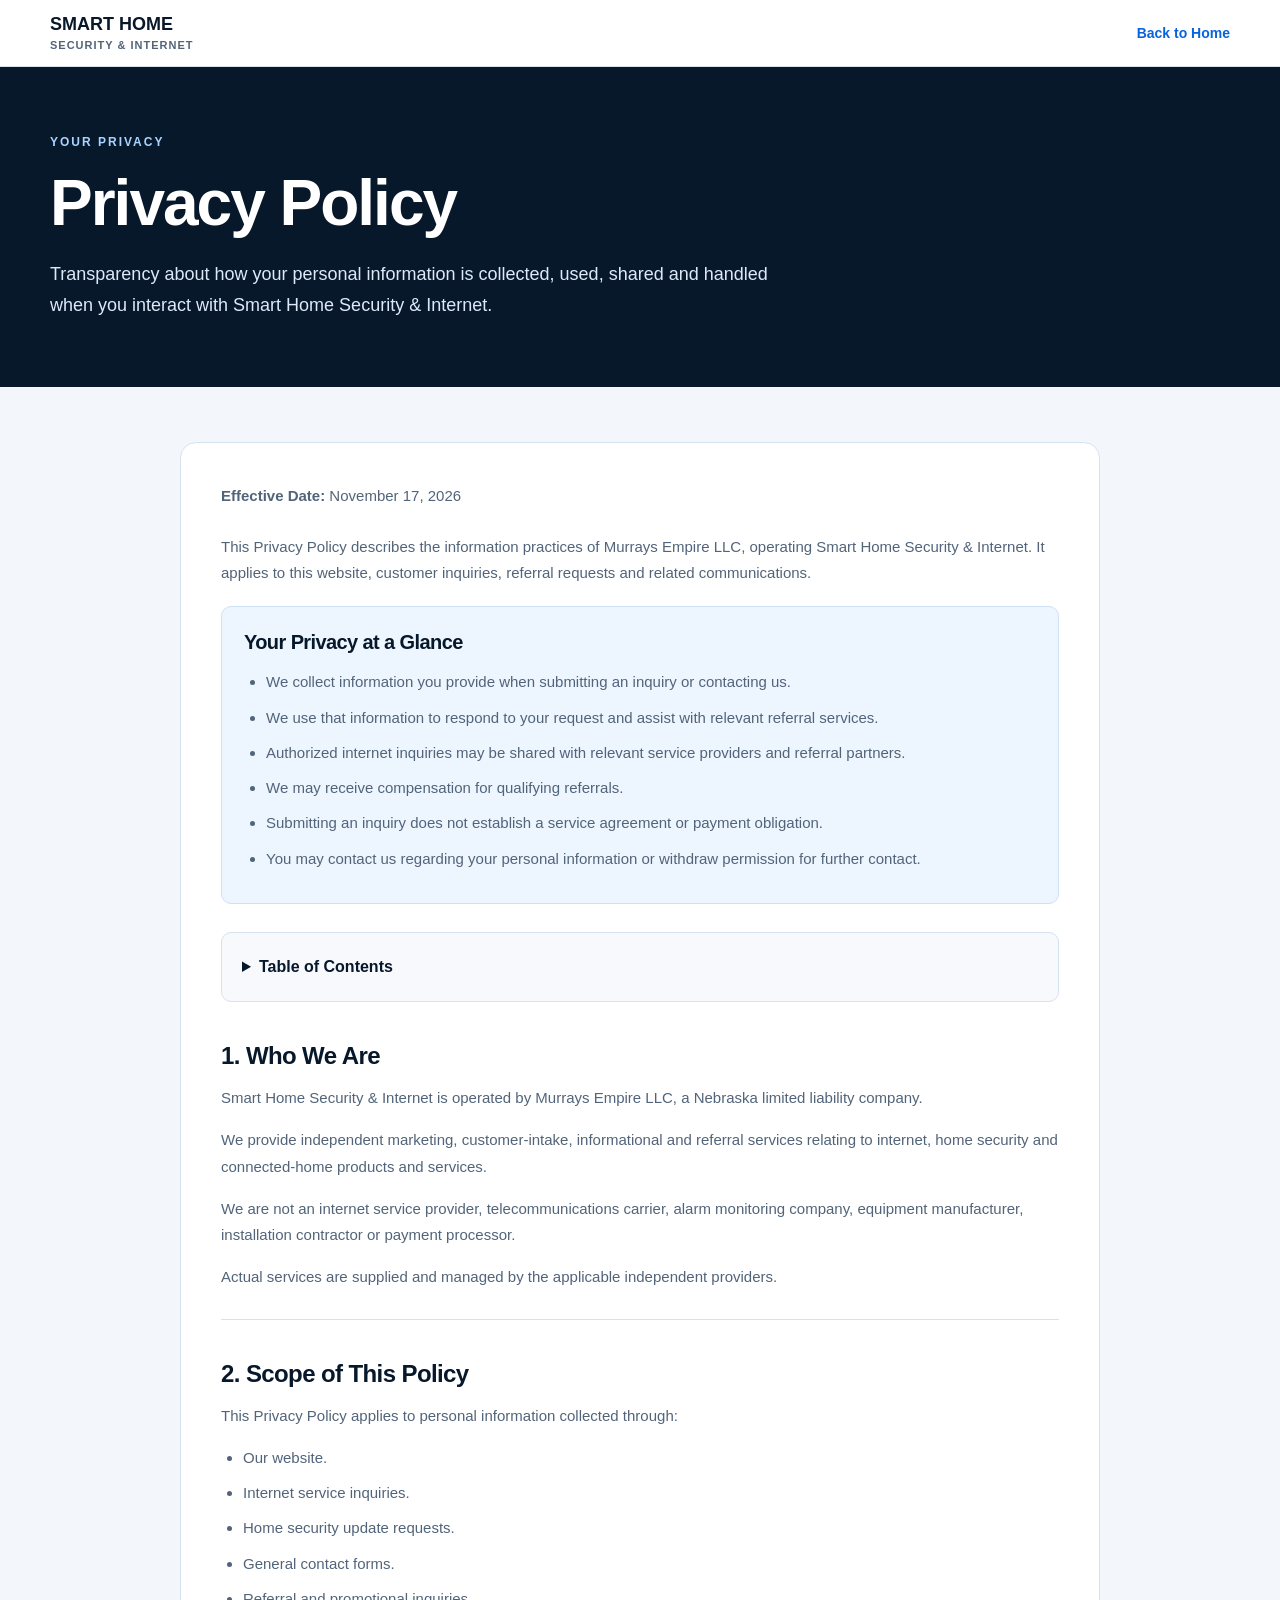
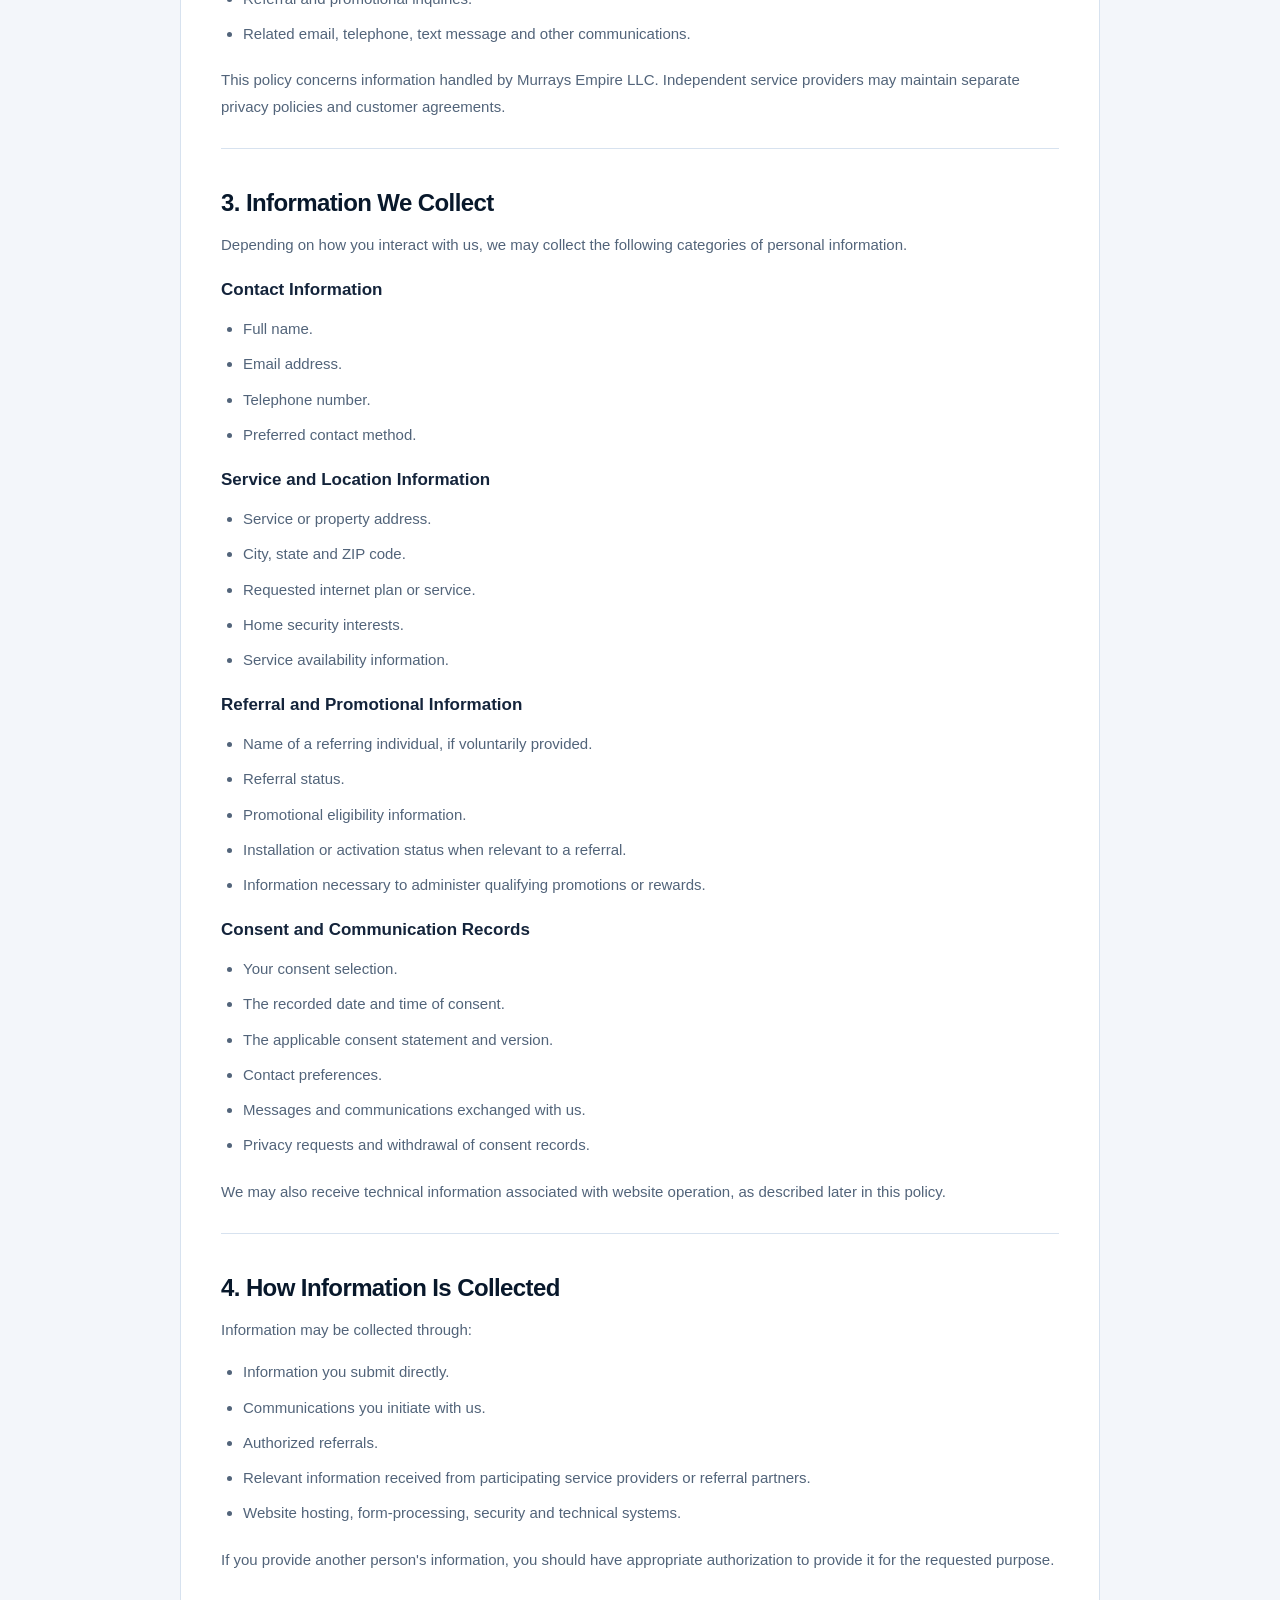
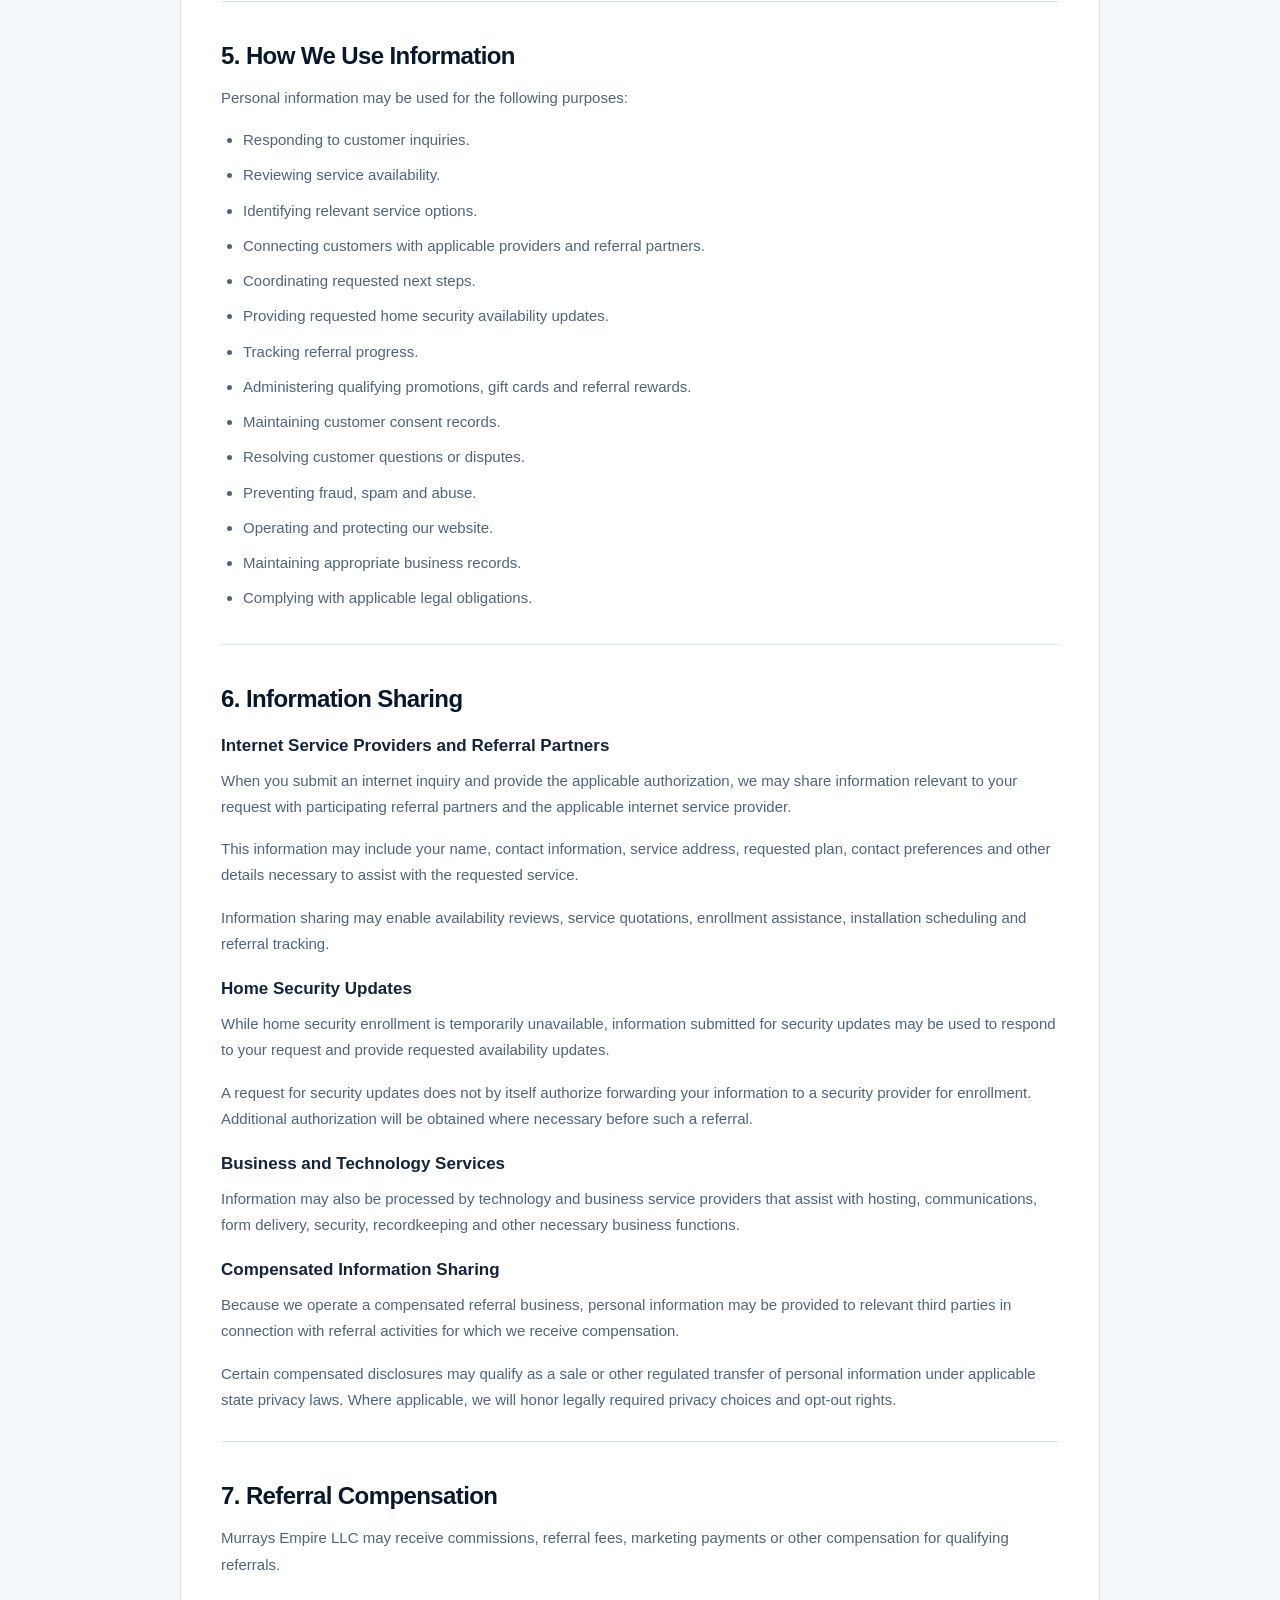
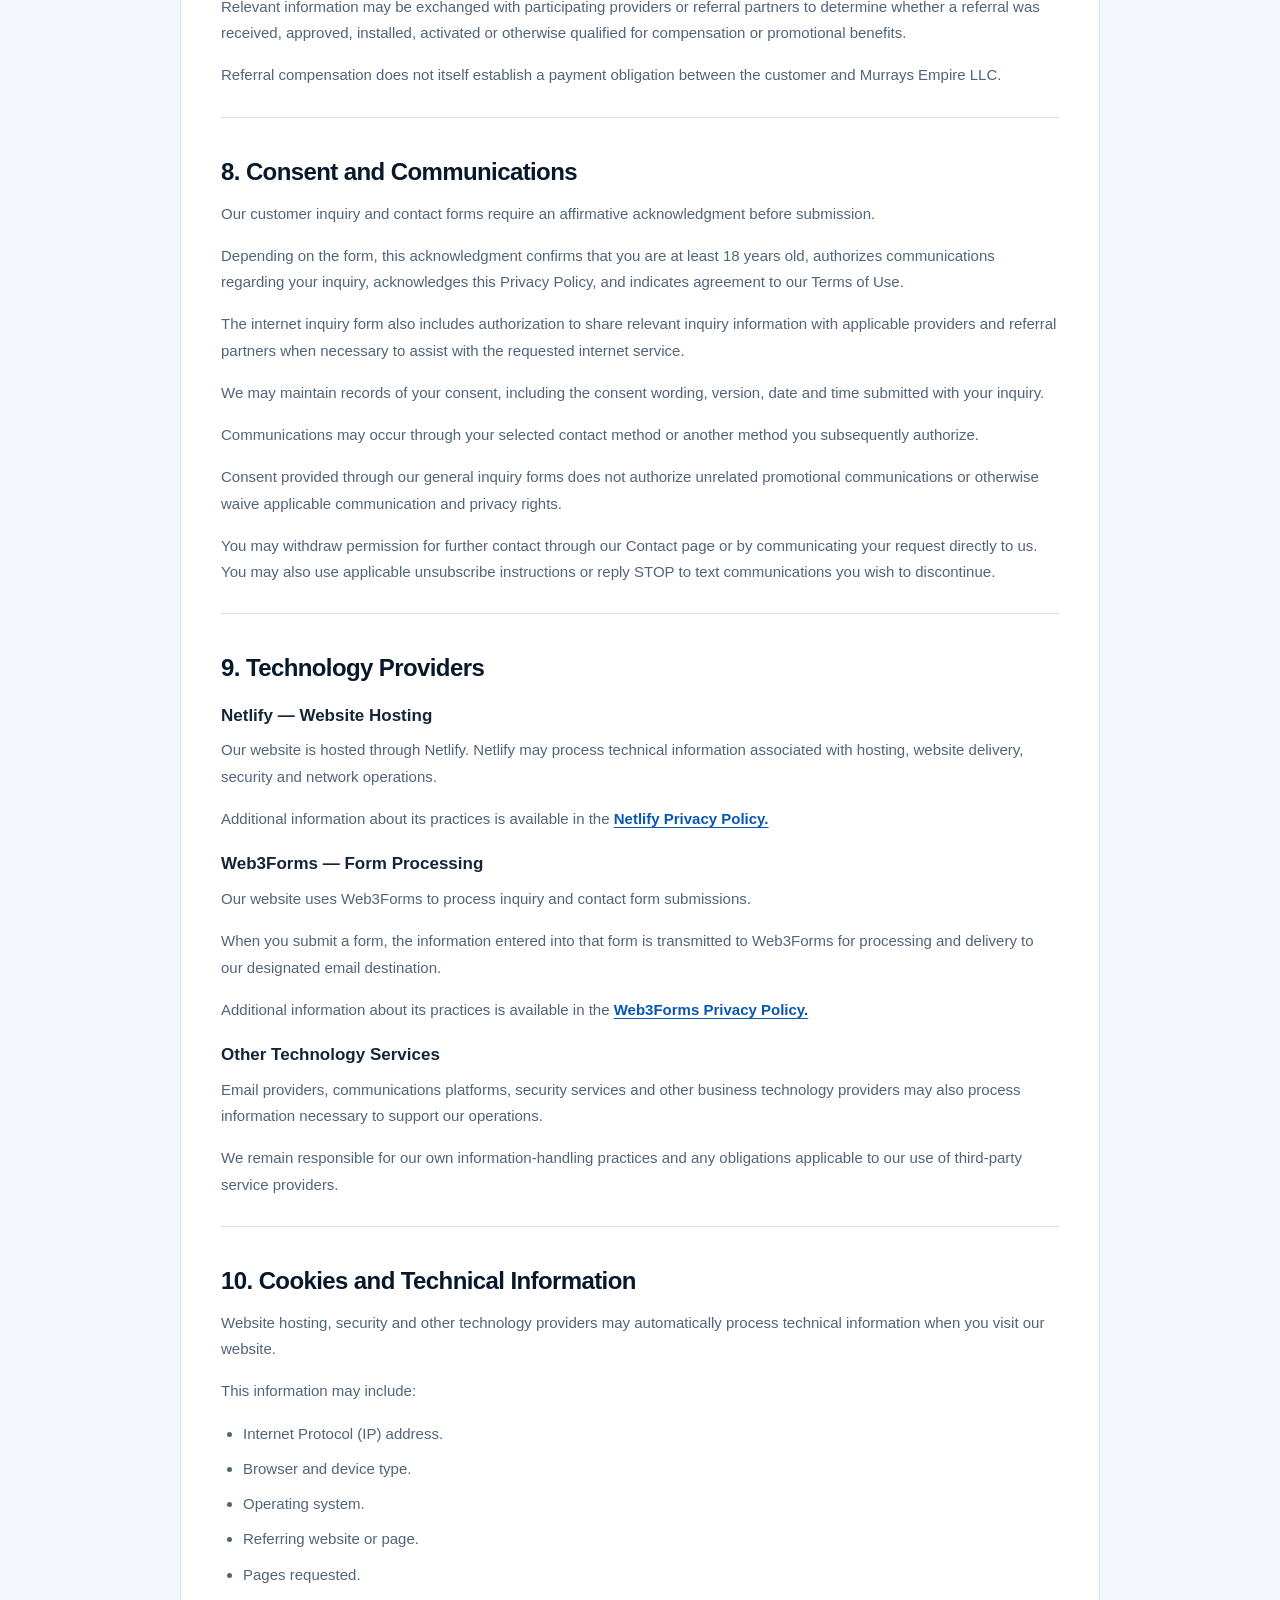
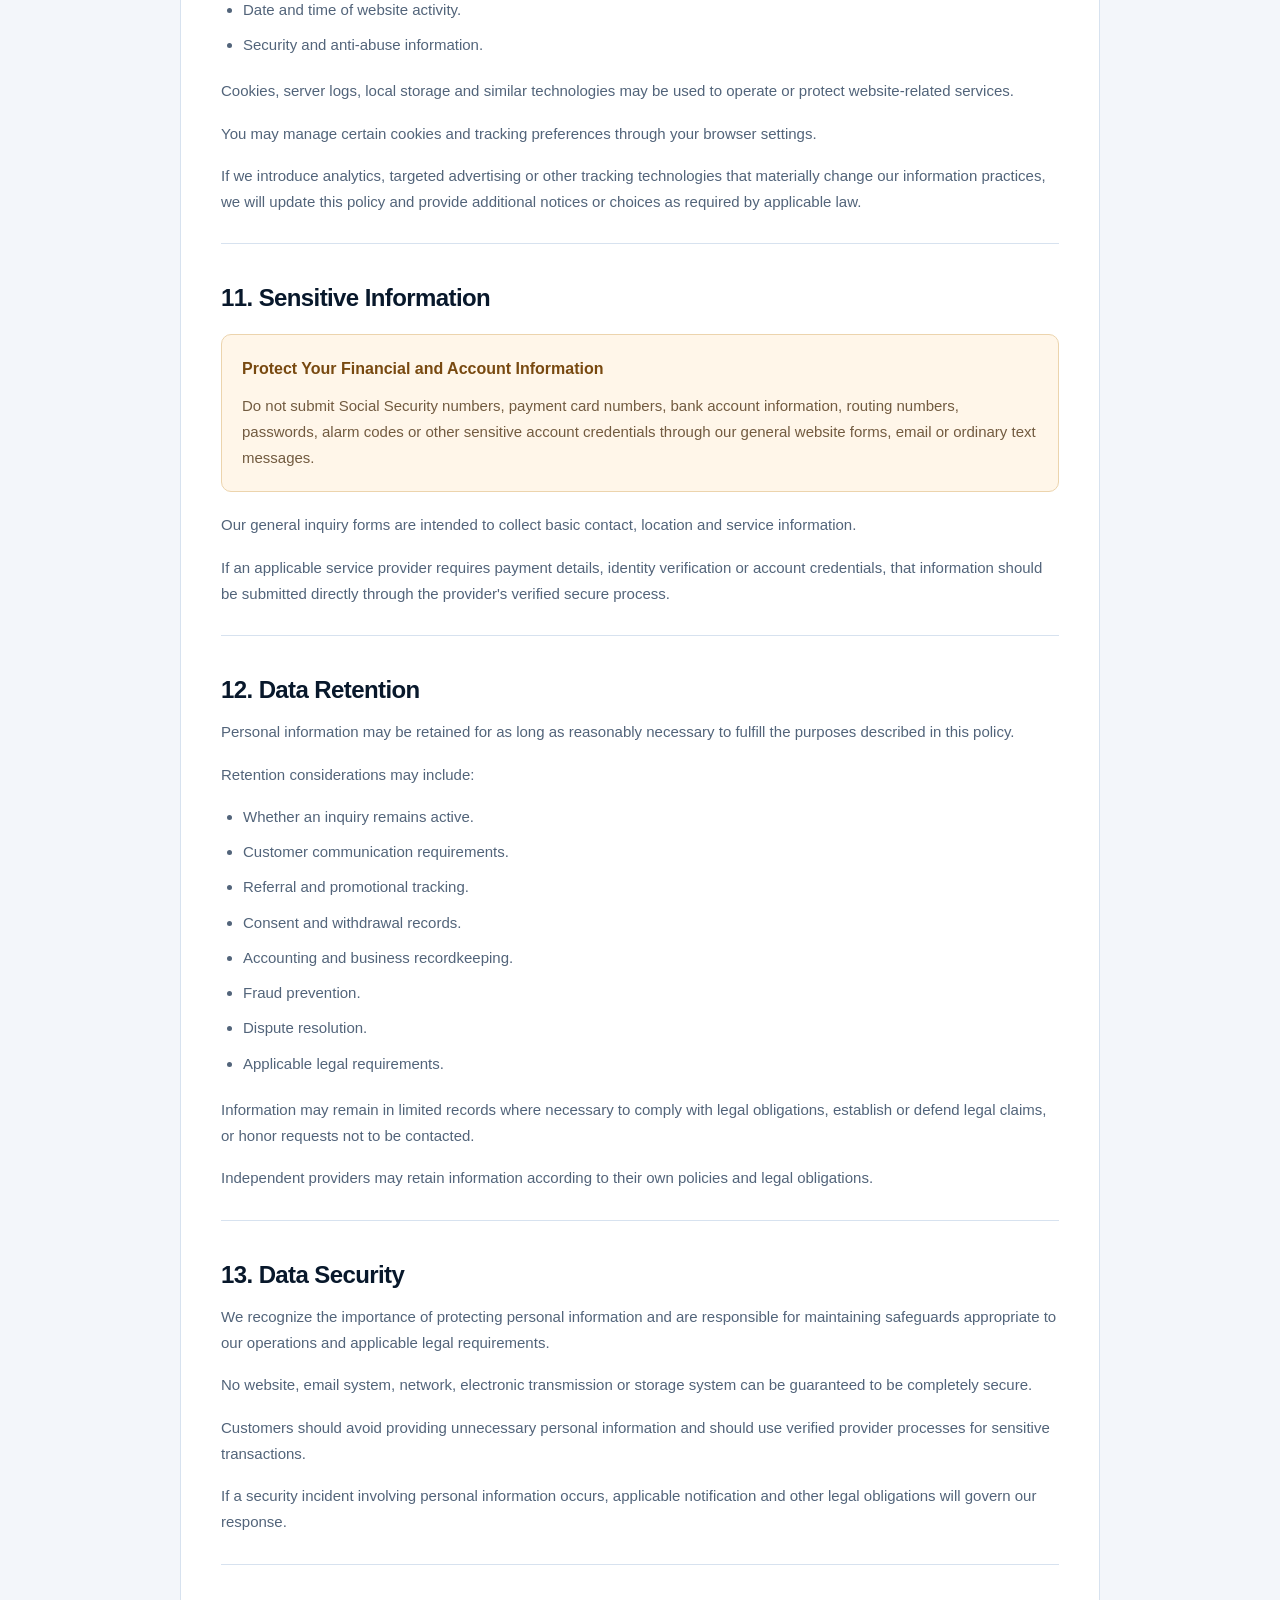
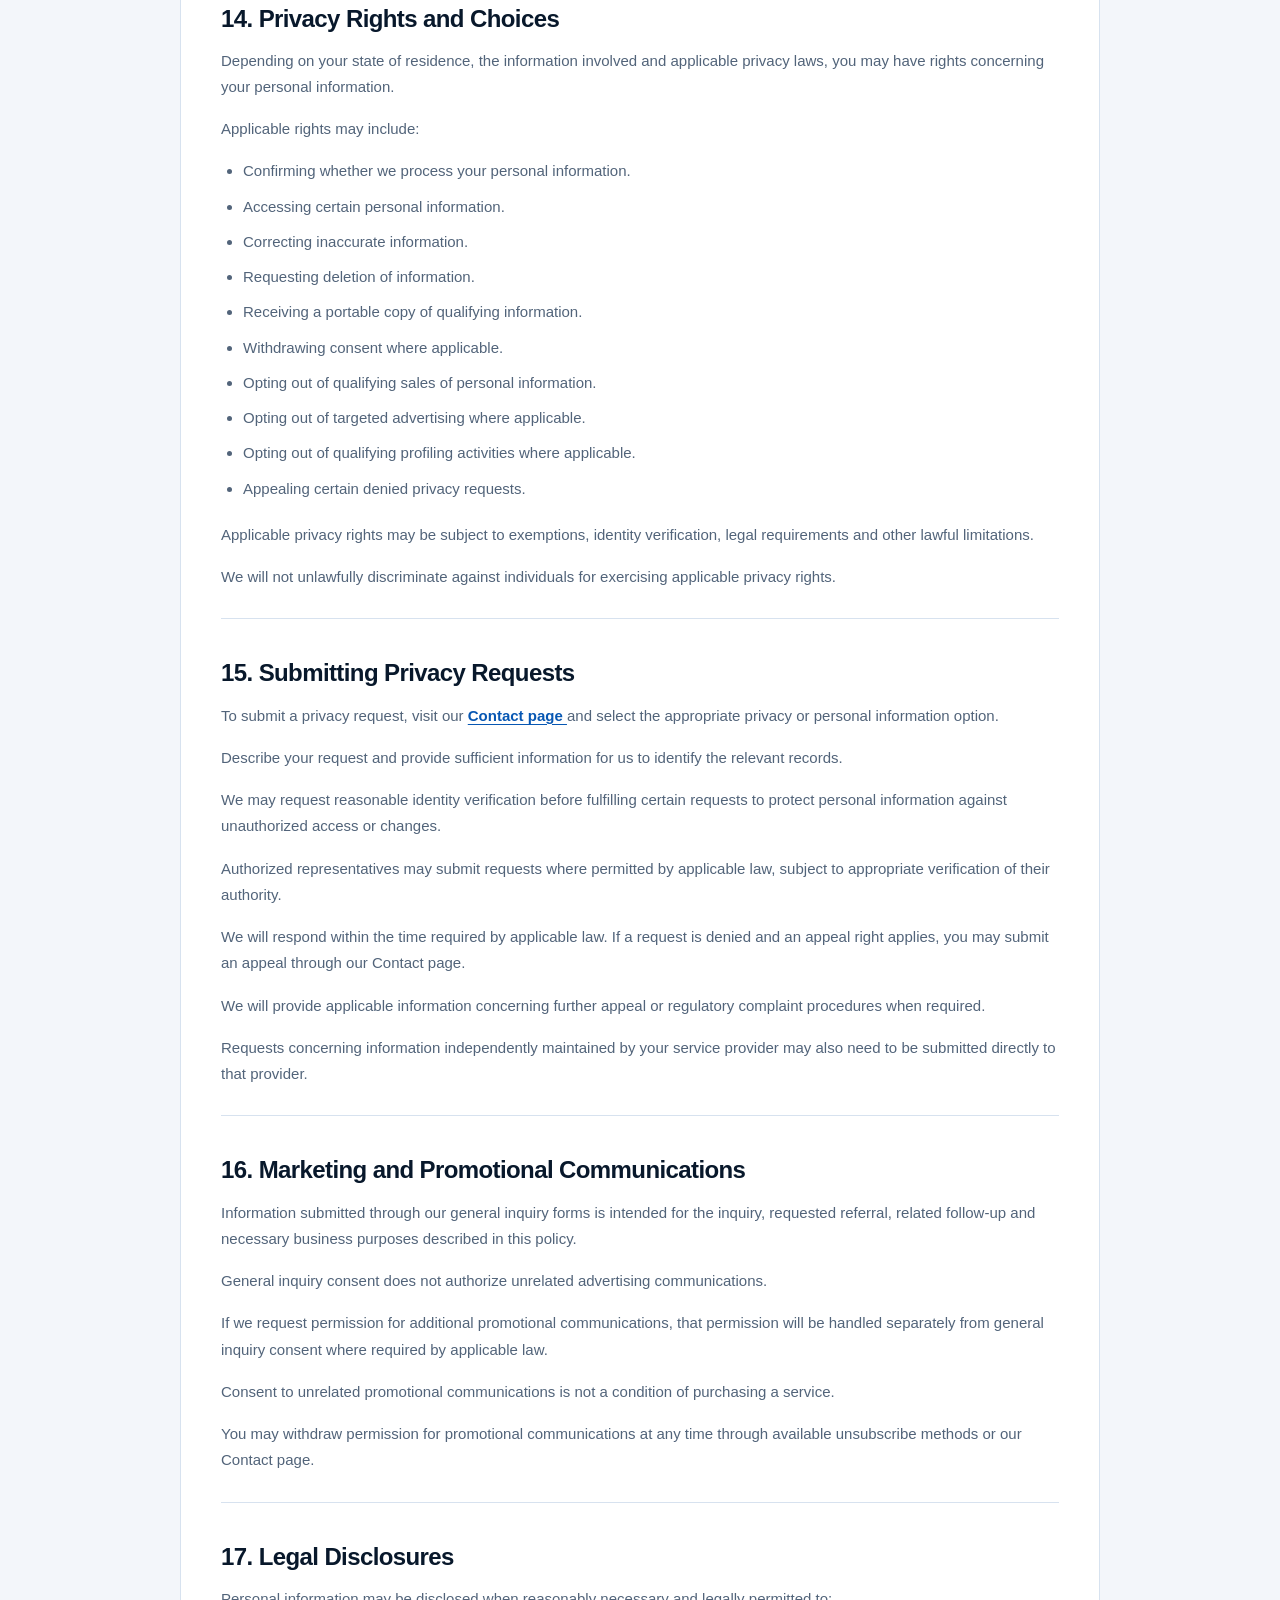
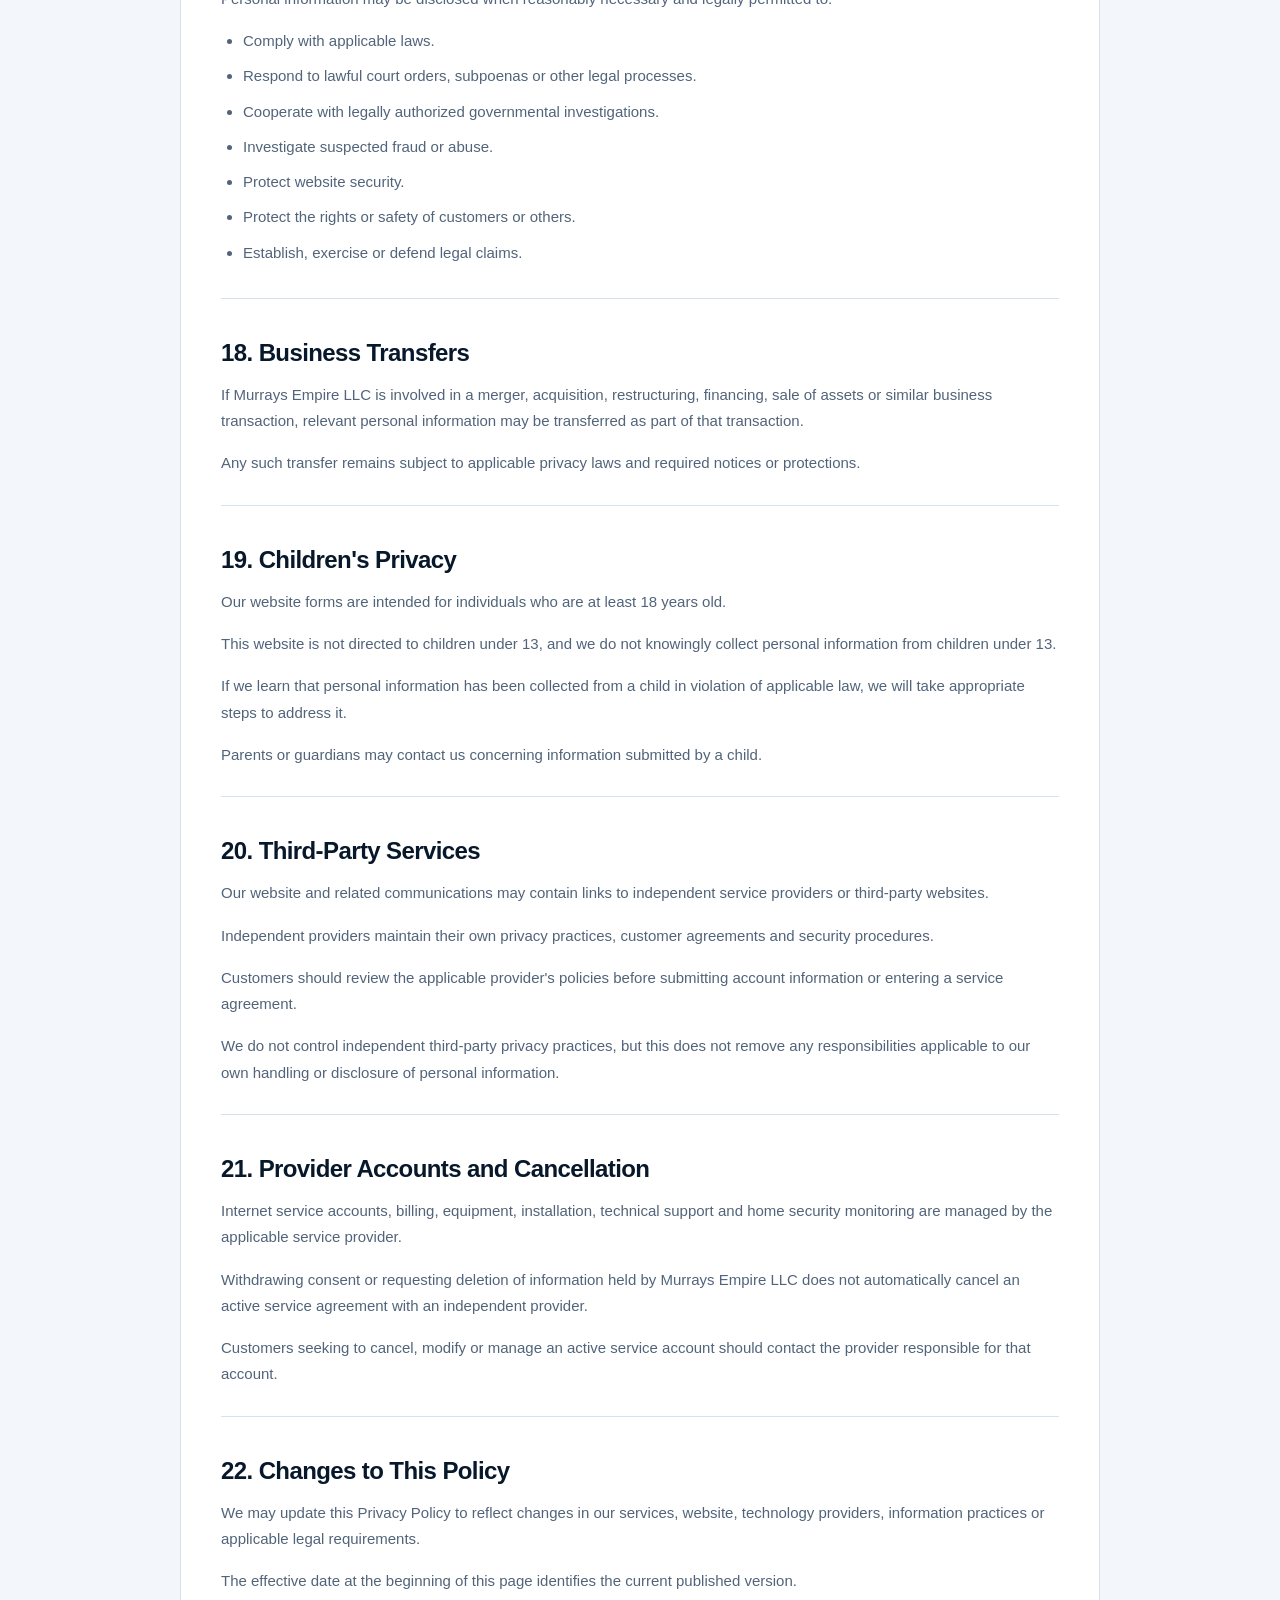
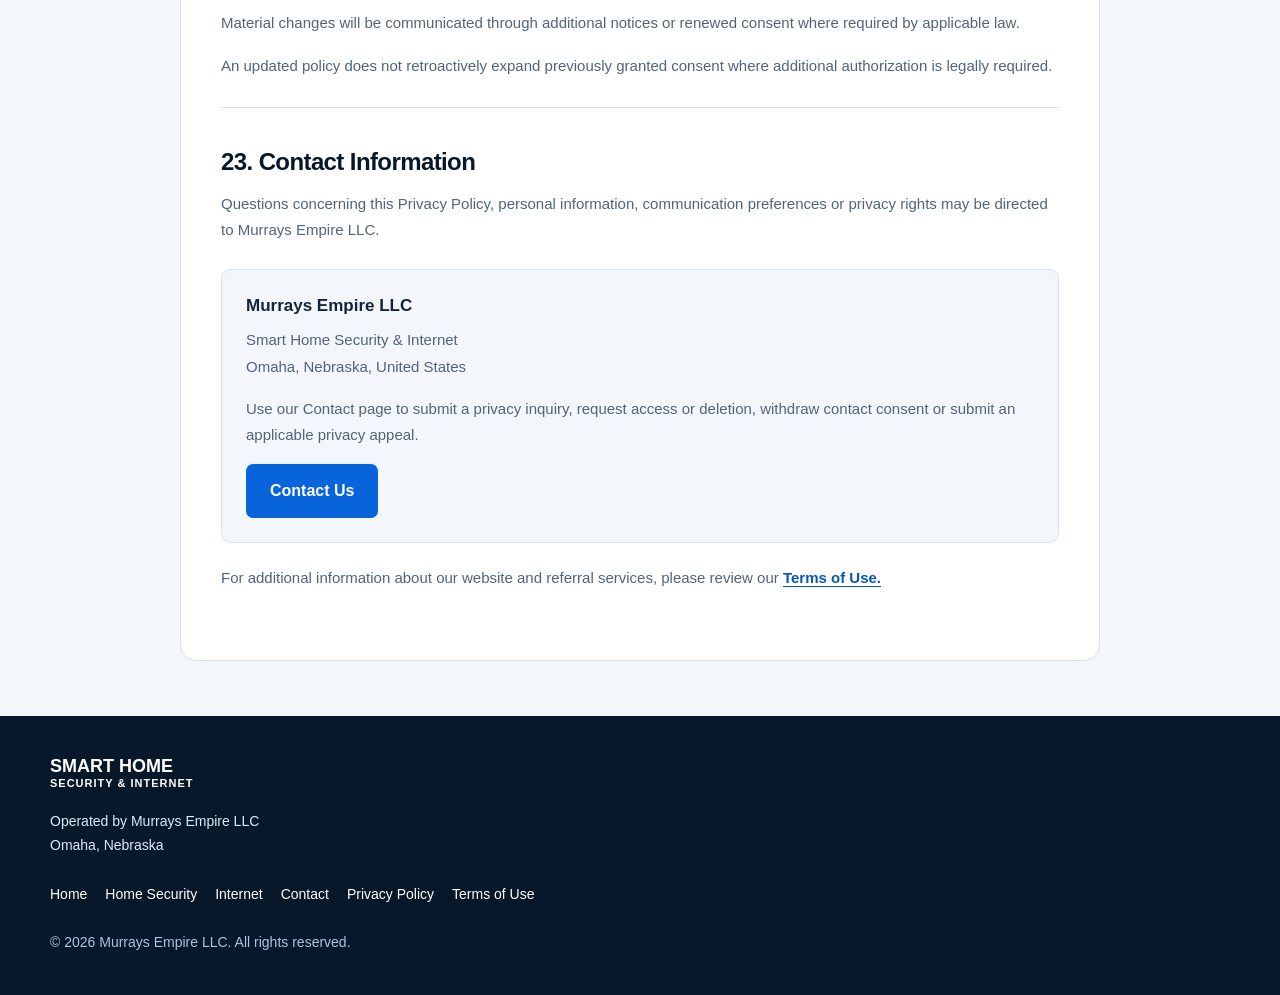
<file: privacy-policy.html>
<!DOCTYPE html>
<html lang="en">

<head>

<meta charset="UTF-8">
<meta name="viewport" content="width=device-width, initial-scale=1.0">

<title>Privacy Policy | Smart Home Security &amp; Internet</title>

<meta name="description" content="Learn how Smart Home Security & Internet, operated by Murrays Empire LLC, collects, uses, protects and shares personal information.">

<meta name="robots" content="index,follow">

<meta name="theme-color" content="#08182b">

<link rel="canonical" href="https://smarthomesecurityomaha.com/privacy-policy.html">

<style>

:root {
    --navy: #08182b;
    --blue: #0764db;
    --light: #f3f6fa;
    --white: #ffffff;
    --text: #14243b;
    --muted: #52647a;
    --border: #d7e2ef;
}

* {
    box-sizing: border-box;
}

html {
    scroll-behavior: smooth;
}

body {
    margin: 0;
    font-family: Arial, Helvetica, sans-serif;
    line-height: 1.75;
    color: var(--text);
    background: var(--light);
}

a {
    color: inherit;
}

.container {
    width: min(1180px, calc(100% - 40px));
    margin: auto;
}

a:focus-visible,
summary:focus-visible {
    outline: 2px solid var(--blue);
    outline-offset: 4px;
}

/* HEADER */

header {
    background: white;
    border-bottom: 1px solid var(--border);
}

.navigation {
    display: flex;
    align-items: center;
    justify-content: space-between;
    min-height: 66px;
    gap: 15px;
}

.wordmark {
    text-decoration: none;
    font-size: 18px;
    font-weight: 800;
    line-height: 1.15;
    color: var(--navy);
}

.wordmark small {
    display: block;
    color: var(--muted);
    font-size: 11px;
    letter-spacing: 1px;
    margin-top: 4px;
}

.home-link {
    color: var(--blue);
    font-size: 14px;
    font-weight: 700;
    text-decoration: none;
}

.home-link:hover {
    text-decoration: underline;
}

/* HERO */

.page-intro {
    background: var(--navy);
    color: white;
    padding: 65px 0;
}

.eyebrow {
    color: #a9d4ff;
    font-size: 12px;
    font-weight: 700;
    letter-spacing: 2px;
    text-transform: uppercase;
    margin-bottom: 14px;
}

h1 {
    font-size: clamp(38px, 6vw, 64px);
    line-height: 1.15;
    letter-spacing: -2px;
    margin: 0 0 18px;
}

.page-intro p {
    color: #dce9f8;
    font-size: 18px;
    max-width: 720px;
    margin: 0;
}

/* POLICY CONTENT */

main {
    padding: 55px 0;
}

.policy-container {
    width: min(920px, calc(100% - 40px));
    margin: auto;
}

.policy-card {
    background: white;
    border: 1px solid var(--border);
    border-radius: 16px;
    padding: 40px;
}

.effective-date {
    color: var(--muted);
    font-size: 13px;
    margin: 0 0 25px;
}

h2 {
    font-size: 24px;
    line-height: 1.3;
    letter-spacing: -0.6px;
    color: var(--navy);
    margin: 38px 0 14px;
}

h3 {
    font-size: 17px;
    line-height: 1.4;
    margin: 20px 0 10px;
}

p {
    margin: 0 0 16px;
}

.policy-card p,
.policy-card li {
    color: var(--muted);
    font-size: 15px;
}

ul {
    padding-left: 22px;
    margin: 14px 0 20px;
}

li {
    margin-bottom: 9px;
}

.summary-box {
    background: #edf5ff;
    border: 1px solid #cfe0f5;
    border-radius: 10px;
    padding: 22px;
    margin: 20px 0 28px;
}

.summary-box h2 {
    font-size: 20px;
    margin: 0 0 14px;
}

.summary-box ul {
    margin-bottom: 0;
}

.policy-section {
    padding-bottom: 12px;
    scroll-margin-top: 25px;
}

.policy-section + .policy-section {
    border-top: 1px solid var(--border);
}

.legal-link {
    color: #0757b3;
    font-weight: 600;
    text-decoration: underline;
    text-underline-offset: 3px;
}

/* TABLE OF CONTENTS */

.contents {
    background: #f7f9fc;
    border: 1px solid var(--border);
    border-radius: 10px;
    padding: 20px;
    margin: 25px 0;
}

.contents summary {
    font-weight: 700;
    color: var(--navy);
    cursor: pointer;
}

.contents ol {
    padding-left: 23px;
    margin: 18px 0 0;
}

.contents a {
    color: var(--muted);
    text-decoration: none;
    font-size: 14px;
}

.contents a:hover {
    color: var(--blue);
    text-decoration: underline;
}

/* SENSITIVE INFORMATION NOTICE */

.warning {
    background: #fff6e9;
    border: 1px solid #ecd4ad;
    border-radius: 10px;
    padding: 20px;
    margin: 20px 0;
}

.warning strong {
    display: block;
    color: #784910;
    margin-bottom: 10px;
}

.warning p {
    color: #725b40;
    margin-bottom: 0;
}

/* CONTACT BUTTON */

.button {
    display: inline-flex;
    align-items: center;
    justify-content: center;
    min-height: 48px;
    padding: 13px 24px;
    border-radius: 7px;
    background: var(--blue);
    color: white;
    font-weight: 700;
    text-align: center;
    text-decoration: none;
}

.button:hover {
    background: #084eac;
}

.contact-box {
    background: var(--light);
    border: 1px solid var(--border);
    border-radius: 10px;
    padding: 24px;
    margin-top: 25px;
}

.contact-box h3 {
    margin-top: 0;
}

/* FOOTER */

footer {
    background: var(--navy);
    color: #dce9f8;
    padding: 40px 0;
}

.footer-brand {
    font-size: 18px;
    font-weight: 800;
    line-height: 1.2;
    color: white;
}

.footer-brand small {
    display: block;
    font-size: 11px;
    letter-spacing: 1px;
}

.footer-ownership {
    font-size: 14px;
    margin: 18px 0 0;
}

.footer-links {
    display: flex;
    flex-wrap: wrap;
    align-items: center;
    gap: 18px;
    margin: 24px 0;
}

.footer-links a {
    color: white;
    text-decoration: none;
    font-size: 14px;
}

.footer-links a:hover {
    text-decoration: underline;
}

.copyright {
    font-size: 14px;
    color: #afc3dc;
    margin-bottom: 0;
}

/* MOBILE */

@media (max-width: 760px) {

    .container,
    .policy-container {
        width: calc(100% - 32px);
    }

    .navigation {
        min-height: 58px;
    }

    .wordmark {
        font-size: 16px;
    }

    .wordmark small {
        font-size: 10px;
    }

    .home-link {
        font-size: 13px;
    }

    .page-intro {
        padding: 40px 0;
    }

    .page-intro p {
        font-size: 16px;
    }

    main {
        padding: 25px 0;
    }

    .policy-card {
        padding: 22px;
    }

    h2 {
        font-size: 21px;
    }

    .summary-box,
    .contents,
    .warning,
    .contact-box {
        padding: 17px;
    }

    .contact-box .button {
        width: 100%;
    }

}

@media (prefers-reduced-motion: reduce) {

    html {
        scroll-behavior: auto;
    }

}

</style>

</head>

<body>

<!-- HEADER -->

<header>

    <nav class="container navigation"
         aria-label="Main navigation">

        <a class="wordmark" href="index.html">

            SMART HOME

            <small>SECURITY &amp; INTERNET</small>

        </a>

        <a class="home-link" href="index.html">

            Back to Home

        </a>

    </nav>

</header>

<!-- PAGE INTRODUCTION -->

<section class="page-intro">

    <div class="container">

        <div class="eyebrow">

            Your Privacy

        </div>

        <h1>Privacy Policy</h1>

        <p>

            Transparency about how your personal
            information is collected, used, shared
            and handled when you interact with
            Smart Home Security &amp; Internet.

        </p>

    </div>

</section>

<main>

<div class="policy-container">

<article class="policy-card">

    <p class="effective-date">

        <strong>Effective Date:</strong>
        November 17, 2026

    </p>

    <p>

        This Privacy Policy describes the information
        practices of Murrays Empire LLC, operating
        Smart Home Security &amp; Internet.

        It applies to this website, customer inquiries,
        referral requests and related communications.

    </p>

    <!-- PRIVACY SUMMARY -->

    <div class="summary-box">

        <h2>Your Privacy at a Glance</h2>

        <ul>

            <li>
                We collect information you provide
                when submitting an inquiry or
                contacting us.
            </li>

            <li>
                We use that information to respond
                to your request and assist with
                relevant referral services.
            </li>

            <li>
                Authorized internet inquiries may
                be shared with relevant service
                providers and referral partners.
            </li>

            <li>
                We may receive compensation for
                qualifying referrals.
            </li>

            <li>
                Submitting an inquiry does not
                establish a service agreement
                or payment obligation.
            </li>

            <li>
                You may contact us regarding your
                personal information or withdraw
                permission for further contact.
            </li>

        </ul>

    </div>

    <!-- TABLE OF CONTENTS -->

    <details class="contents">

        <summary>

            Table of Contents

        </summary>

        <ol>

            <li>
                <a href="#identity">Who We Are</a>
            </li>

            <li>
                <a href="#scope">Scope of This Policy</a>
            </li>

            <li>
                <a href="#information">Information We Collect</a>
            </li>

            <li>
                <a href="#collection">How Information Is Collected</a>
            </li>

            <li>
                <a href="#usage">How We Use Information</a>
            </li>

            <li>
                <a href="#sharing">Information Sharing</a>
            </li>

            <li>
                <a href="#compensation">Referral Compensation</a>
            </li>

            <li>
                <a href="#consent">Consent and Communications</a>
            </li>

            <li>
                <a href="#providers">Technology Providers</a>
            </li>

            <li>
                <a href="#cookies">Cookies and Technical Information</a>
            </li>

            <li>
                <a href="#sensitive">Sensitive Information</a>
            </li>

            <li>
                <a href="#retention">Data Retention</a>
            </li>

            <li>
                <a href="#security">Data Security</a>
            </li>

            <li>
                <a href="#rights">Privacy Rights and Choices</a>
            </li>

            <li>
                <a href="#requests">Submitting Privacy Requests</a>
            </li>

            <li>
                <a href="#marketing">Marketing and Promotional Communications</a>
            </li>

            <li>
                <a href="#legal">Legal Disclosures</a>
            </li>

            <li>
                <a href="#transfers">Business Transfers</a>
            </li>

            <li>
                <a href="#children">Children's Privacy</a>
            </li>

            <li>
                <a href="#third-party">Third-Party Services</a>
            </li>

            <li>
                <a href="#accounts">Provider Accounts and Cancellation</a>
            </li>

            <li>
                <a href="#changes">Changes to This Policy</a>
            </li>

            <li>
                <a href="#contact">Contact Information</a>
            </li>

        </ol>

    </details>

    <!-- SECTION 1 -->

    <section class="policy-section" id="identity">

        <h2>1. Who We Are</h2>

        <p>

            Smart Home Security &amp; Internet is
            operated by Murrays Empire LLC, a
            Nebraska limited liability company.

        </p>

        <p>

            We provide independent marketing,
            customer-intake, informational and
            referral services relating to internet,
            home security and connected-home
            products and services.

        </p>

        <p>

            We are not an internet service provider,
            telecommunications carrier, alarm
            monitoring company, equipment
            manufacturer, installation contractor
            or payment processor.

        </p>

        <p>

            Actual services are supplied and managed
            by the applicable independent providers.

        </p>

    </section>

    <!-- SECTION 2 -->

    <section class="policy-section" id="scope">

        <h2>2. Scope of This Policy</h2>

        <p>

            This Privacy Policy applies to personal
            information collected through:

        </p>

        <ul>

            <li>Our website.</li>

            <li>Internet service inquiries.</li>

            <li>Home security update requests.</li>

            <li>General contact forms.</li>

            <li>Referral and promotional inquiries.</li>

            <li>Related email, telephone, text
                message and other communications.</li>

        </ul>

        <p>

            This policy concerns information handled
            by Murrays Empire LLC. Independent service
            providers may maintain separate privacy
            policies and customer agreements.

        </p>

    </section>

    <!-- SECTION 3 -->

    <section class="policy-section" id="information">

        <h2>3. Information We Collect</h2>

        <p>

            Depending on how you interact with us,
            we may collect the following categories
            of personal information.

        </p>

        <h3>Contact Information</h3>

        <ul>

            <li>Full name.</li>

            <li>Email address.</li>

            <li>Telephone number.</li>

            <li>Preferred contact method.</li>

        </ul>

        <h3>Service and Location Information</h3>

        <ul>

            <li>Service or property address.</li>

            <li>City, state and ZIP code.</li>

            <li>Requested internet plan or service.</li>

            <li>Home security interests.</li>

            <li>Service availability information.</li>

        </ul>

        <h3>Referral and Promotional Information</h3>

        <ul>

            <li>Name of a referring individual,
                if voluntarily provided.</li>

            <li>Referral status.</li>

            <li>Promotional eligibility information.</li>

            <li>Installation or activation status
                when relevant to a referral.</li>

            <li>Information necessary to administer
                qualifying promotions or rewards.</li>

        </ul>

        <h3>Consent and Communication Records</h3>

        <ul>

            <li>Your consent selection.</li>

            <li>The recorded date and time of consent.</li>

            <li>The applicable consent statement
                and version.</li>

            <li>Contact preferences.</li>

            <li>Messages and communications
                exchanged with us.</li>

            <li>Privacy requests and withdrawal
                of consent records.</li>

        </ul>

        <p>

            We may also receive technical information
            associated with website operation, as
            described later in this policy.

        </p>

    </section>

    <!-- SECTION 4 -->

    <section class="policy-section" id="collection">

        <h2>4. How Information Is Collected</h2>

        <p>

            Information may be collected through:

        </p>

        <ul>

            <li>Information you submit directly.</li>

            <li>Communications you initiate with us.</li>

            <li>Authorized referrals.</li>

            <li>Relevant information received from
                participating service providers
                or referral partners.</li>

            <li>Website hosting, form-processing,
                security and technical systems.</li>

        </ul>

        <p>

            If you provide another person's information,
            you should have appropriate authorization
            to provide it for the requested purpose.

        </p>

    </section>

    <!-- SECTION 5 -->

    <section class="policy-section" id="usage">

        <h2>5. How We Use Information</h2>

        <p>

            Personal information may be used for
            the following purposes:

        </p>

        <ul>

            <li>Responding to customer inquiries.</li>

            <li>Reviewing service availability.</li>

            <li>Identifying relevant service options.</li>

            <li>Connecting customers with applicable
                providers and referral partners.</li>

            <li>Coordinating requested next steps.</li>

            <li>Providing requested home security
                availability updates.</li>

            <li>Tracking referral progress.</li>

            <li>Administering qualifying promotions,
                gift cards and referral rewards.</li>

            <li>Maintaining customer consent records.</li>

            <li>Resolving customer questions or disputes.</li>

            <li>Preventing fraud, spam and abuse.</li>

            <li>Operating and protecting our website.</li>

            <li>Maintaining appropriate business records.</li>

            <li>Complying with applicable legal obligations.</li>

        </ul>

    </section>

    <!-- SECTION 6 -->

    <section class="policy-section" id="sharing">

        <h2>6. Information Sharing</h2>

        <h3>Internet Service Providers and Referral Partners</h3>

        <p>

            When you submit an internet inquiry
            and provide the applicable authorization,
            we may share information relevant to your
            request with participating referral partners
            and the applicable internet service provider.

        </p>

        <p>

            This information may include your name,
            contact information, service address,
            requested plan, contact preferences and
            other details necessary to assist with
            the requested service.

        </p>

        <p>

            Information sharing may enable availability
            reviews, service quotations, enrollment
            assistance, installation scheduling and
            referral tracking.

        </p>

        <h3>Home Security Updates</h3>

        <p>

            While home security enrollment is
            temporarily unavailable, information
            submitted for security updates may be
            used to respond to your request and
            provide requested availability updates.

        </p>

        <p>

            A request for security updates does not
            by itself authorize forwarding your
            information to a security provider for
            enrollment.

            Additional authorization will be obtained
            where necessary before such a referral.

        </p>

        <h3>Business and Technology Services</h3>

        <p>

            Information may also be processed by
            technology and business service providers
            that assist with hosting, communications,
            form delivery, security, recordkeeping
            and other necessary business functions.

        </p>

        <h3>Compensated Information Sharing</h3>

        <p>

            Because we operate a compensated referral
            business, personal information may be
            provided to relevant third parties in
            connection with referral activities for
            which we receive compensation.

        </p>

        <p>

            Certain compensated disclosures may qualify
            as a sale or other regulated transfer of
            personal information under applicable
            state privacy laws.

            Where applicable, we will honor legally
            required privacy choices and opt-out rights.

        </p>

    </section>

    <!-- SECTION 7 -->

    <section class="policy-section" id="compensation">

        <h2>7. Referral Compensation</h2>

        <p>

            Murrays Empire LLC may receive commissions,
            referral fees, marketing payments or other
            compensation for qualifying referrals.

        </p>

        <p>

            Relevant information may be exchanged with
            participating providers or referral partners
            to determine whether a referral was received,
            approved, installed, activated or otherwise
            qualified for compensation or promotional
            benefits.

        </p>

        <p>

            Referral compensation does not itself
            establish a payment obligation between
            the customer and Murrays Empire LLC.

        </p>

    </section>

    <!-- SECTION 8 -->

    <section class="policy-section" id="consent">

        <h2>8. Consent and Communications</h2>

        <p>

            Our customer inquiry and contact forms
            require an affirmative acknowledgment
            before submission.

        </p>

        <p>

            Depending on the form, this acknowledgment
            confirms that you are at least 18 years old,
            authorizes communications regarding your
            inquiry, acknowledges this Privacy Policy,
            and indicates agreement to our
            Terms of Use.

        </p>

        <p>

            The internet inquiry form also includes
            authorization to share relevant inquiry
            information with applicable providers and
            referral partners when necessary to assist
            with the requested internet service.

        </p>

        <p>

            We may maintain records of your consent,
            including the consent wording, version,
            date and time submitted with your inquiry.

        </p>

        <p>

            Communications may occur through your
            selected contact method or another method
            you subsequently authorize.

        </p>

        <p>

            Consent provided through our general inquiry
            forms does not authorize unrelated
            promotional communications or otherwise
            waive applicable communication and
            privacy rights.

        </p>

        <p>

            You may withdraw permission for further
            contact through our Contact page or by
            communicating your request directly to us.

            You may also use applicable unsubscribe
            instructions or reply STOP to text
            communications you wish to discontinue.

        </p>

    </section>

    <!-- SECTION 9 -->

    <section class="policy-section" id="providers">

        <h2>9. Technology Providers</h2>

        <h3>Netlify — Website Hosting</h3>

        <p>

            Our website is hosted through Netlify.

            Netlify may process technical information
            associated with hosting, website delivery,
            security and network operations.

        </p>

        <p>

            Additional information about its practices
            is available in the

            <a class="legal-link"
               href="https://www.netlify.com/privacy/"
               target="_blank"
               rel="noopener noreferrer">

                Netlify Privacy Policy.

            </a>

        </p>

        <h3>Web3Forms — Form Processing</h3>

        <p>

            Our website uses Web3Forms to process
            inquiry and contact form submissions.

        </p>

        <p>

            When you submit a form, the information
            entered into that form is transmitted to
            Web3Forms for processing and delivery
            to our designated email destination.

        </p>

        <p>

            Additional information about its practices
            is available in the

            <a class="legal-link"
               href="https://web3forms.com/privacy"
               target="_blank"
               rel="noopener noreferrer">

                Web3Forms Privacy Policy.

            </a>

        </p>

        <h3>Other Technology Services</h3>

        <p>

            Email providers, communications platforms,
            security services and other business
            technology providers may also process
            information necessary to support our
            operations.

        </p>

        <p>

            We remain responsible for our own
            information-handling practices and any
            obligations applicable to our use of
            third-party service providers.

        </p>

    </section>

    <!-- SECTION 10 -->

    <section class="policy-section" id="cookies">

        <h2>10. Cookies and Technical Information</h2>

        <p>

            Website hosting, security and other
            technology providers may automatically
            process technical information when
            you visit our website.

        </p>

        <p>

            This information may include:

        </p>

        <ul>

            <li>Internet Protocol (IP) address.</li>

            <li>Browser and device type.</li>

            <li>Operating system.</li>

            <li>Referring website or page.</li>

            <li>Pages requested.</li>

            <li>Date and time of website activity.</li>

            <li>Security and anti-abuse information.</li>

        </ul>

        <p>

            Cookies, server logs, local storage and
            similar technologies may be used to
            operate or protect website-related services.

        </p>

        <p>

            You may manage certain cookies and
            tracking preferences through your
            browser settings.

        </p>

        <p>

            If we introduce analytics, targeted
            advertising or other tracking technologies
            that materially change our information
            practices, we will update this policy
            and provide additional notices or choices
            as required by applicable law.

        </p>

    </section>

    <!-- SECTION 11 -->

    <section class="policy-section" id="sensitive">

        <h2>11. Sensitive Information</h2>

        <div class="warning">

            <strong>

                Protect Your Financial and Account Information

            </strong>

            <p>

                Do not submit Social Security numbers,
                payment card numbers, bank account
                information, routing numbers, passwords,
                alarm codes or other sensitive account
                credentials through our general website
                forms, email or ordinary text messages.

            </p>

        </div>

        <p>

            Our general inquiry forms are intended
            to collect basic contact, location and
            service information.

        </p>

        <p>

            If an applicable service provider requires
            payment details, identity verification or
            account credentials, that information
            should be submitted directly through the
            provider's verified secure process.

        </p>

    </section>

    <!-- SECTION 12 -->

    <section class="policy-section" id="retention">

        <h2>12. Data Retention</h2>

        <p>

            Personal information may be retained
            for as long as reasonably necessary
            to fulfill the purposes described
            in this policy.

        </p>

        <p>

            Retention considerations may include:

        </p>

        <ul>

            <li>Whether an inquiry remains active.</li>

            <li>Customer communication requirements.</li>

            <li>Referral and promotional tracking.</li>

            <li>Consent and withdrawal records.</li>

            <li>Accounting and business recordkeeping.</li>

            <li>Fraud prevention.</li>

            <li>Dispute resolution.</li>

            <li>Applicable legal requirements.</li>

        </ul>

        <p>

            Information may remain in limited
            records where necessary to comply
            with legal obligations, establish
            or defend legal claims, or honor
            requests not to be contacted.

        </p>

        <p>

            Independent providers may retain
            information according to their own
            policies and legal obligations.

        </p>

    </section>

    <!-- SECTION 13 -->

    <section class="policy-section" id="security">

        <h2>13. Data Security</h2>

        <p>

            We recognize the importance of protecting
            personal information and are responsible
            for maintaining safeguards appropriate
            to our operations and applicable legal
            requirements.

        </p>

        <p>

            No website, email system, network,
            electronic transmission or storage
            system can be guaranteed to be
            completely secure.

        </p>

        <p>

            Customers should avoid providing
            unnecessary personal information
            and should use verified provider
            processes for sensitive transactions.

        </p>

        <p>

            If a security incident involving personal
            information occurs, applicable notification
            and other legal obligations will govern
            our response.

        </p>

    </section>

    <!-- SECTION 14 -->

    <section class="policy-section" id="rights">

        <h2>14. Privacy Rights and Choices</h2>

        <p>

            Depending on your state of residence,
            the information involved and applicable
            privacy laws, you may have rights
            concerning your personal information.

        </p>

        <p>

            Applicable rights may include:

        </p>

        <ul>

            <li>Confirming whether we process
                your personal information.</li>

            <li>Accessing certain personal information.</li>

            <li>Correcting inaccurate information.</li>

            <li>Requesting deletion of information.</li>

            <li>Receiving a portable copy of
                qualifying information.</li>

            <li>Withdrawing consent where applicable.</li>

            <li>Opting out of qualifying sales of
                personal information.</li>

            <li>Opting out of targeted advertising
                where applicable.</li>

            <li>Opting out of qualifying profiling
                activities where applicable.</li>

            <li>Appealing certain denied privacy
                requests.</li>

        </ul>

        <p>

            Applicable privacy rights may be
            subject to exemptions, identity
            verification, legal requirements
            and other lawful limitations.

        </p>

        <p>

            We will not unlawfully discriminate
            against individuals for exercising
            applicable privacy rights.

        </p>

    </section>

    <!-- SECTION 15 -->

    <section class="policy-section" id="requests">

        <h2>15. Submitting Privacy Requests</h2>

        <p>

            To submit a privacy request, visit our

            <a class="legal-link" href="contact.html">

                Contact page

            </a>

            and select the appropriate privacy
            or personal information option.

        </p>

        <p>

            Describe your request and provide
            sufficient information for us to
            identify the relevant records.

        </p>

        <p>

            We may request reasonable identity
            verification before fulfilling certain
            requests to protect personal information
            against unauthorized access or changes.

        </p>

        <p>

            Authorized representatives may submit
            requests where permitted by applicable
            law, subject to appropriate verification
            of their authority.

        </p>

        <p>

            We will respond within the time
            required by applicable law.

            If a request is denied and an appeal
            right applies, you may submit an appeal
            through our Contact page.

        </p>

        <p>

            We will provide applicable information
            concerning further appeal or regulatory
            complaint procedures when required.

        </p>

        <p>

            Requests concerning information
            independently maintained by your
            service provider may also need to
            be submitted directly to that provider.

        </p>

    </section>

    <!-- SECTION 16 -->

    <section class="policy-section" id="marketing">

        <h2>16. Marketing and Promotional Communications</h2>

        <p>

            Information submitted through our
            general inquiry forms is intended
            for the inquiry, requested referral,
            related follow-up and necessary
            business purposes described in
            this policy.

        </p>

        <p>

            General inquiry consent does not
            authorize unrelated advertising
            communications.

        </p>

        <p>

            If we request permission for additional
            promotional communications, that
            permission will be handled separately
            from general inquiry consent where
            required by applicable law.

        </p>

        <p>

            Consent to unrelated promotional
            communications is not a condition
            of purchasing a service.

        </p>

        <p>

            You may withdraw permission for
            promotional communications at any
            time through available unsubscribe
            methods or our Contact page.

        </p>

    </section>

    <!-- SECTION 17 -->

    <section class="policy-section" id="legal">

        <h2>17. Legal Disclosures</h2>

        <p>

            Personal information may be disclosed
            when reasonably necessary and legally
            permitted to:

        </p>

        <ul>

            <li>Comply with applicable laws.</li>

            <li>Respond to lawful court orders,
                subpoenas or other legal processes.</li>

            <li>Cooperate with legally authorized
                governmental investigations.</li>

            <li>Investigate suspected fraud or abuse.</li>

            <li>Protect website security.</li>

            <li>Protect the rights or safety
                of customers or others.</li>

            <li>Establish, exercise or defend
                legal claims.</li>

        </ul>

    </section>

    <!-- SECTION 18 -->

    <section class="policy-section" id="transfers">

        <h2>18. Business Transfers</h2>

        <p>

            If Murrays Empire LLC is involved in
            a merger, acquisition, restructuring,
            financing, sale of assets or similar
            business transaction, relevant personal
            information may be transferred as
            part of that transaction.

        </p>

        <p>

            Any such transfer remains subject
            to applicable privacy laws and
            required notices or protections.

        </p>

    </section>

    <!-- SECTION 19 -->

    <section class="policy-section" id="children">

        <h2>19. Children's Privacy</h2>

        <p>

            Our website forms are intended
            for individuals who are at least
            18 years old.

        </p>

        <p>

            This website is not directed to
            children under 13, and we do not
            knowingly collect personal information
            from children under 13.

        </p>

        <p>

            If we learn that personal information
            has been collected from a child in
            violation of applicable law, we will
            take appropriate steps to address it.

        </p>

        <p>

            Parents or guardians may contact us
            concerning information submitted by
            a child.

        </p>

    </section>

    <!-- SECTION 20 -->

    <section class="policy-section" id="third-party">

        <h2>20. Third-Party Services</h2>

        <p>

            Our website and related communications
            may contain links to independent
            service providers or third-party
            websites.

        </p>

        <p>

            Independent providers maintain their
            own privacy practices, customer
            agreements and security procedures.

        </p>

        <p>

            Customers should review the applicable
            provider's policies before submitting
            account information or entering
            a service agreement.

        </p>

        <p>

            We do not control independent third-party
            privacy practices, but this does not
            remove any responsibilities applicable
            to our own handling or disclosure of
            personal information.

        </p>

    </section>

    <!-- SECTION 21 -->

    <section class="policy-section" id="accounts">

        <h2>21. Provider Accounts and Cancellation</h2>

        <p>

            Internet service accounts, billing,
            equipment, installation, technical
            support and home security monitoring
            are managed by the applicable
            service provider.

        </p>

        <p>

            Withdrawing consent or requesting
            deletion of information held by
            Murrays Empire LLC does not automatically
            cancel an active service agreement
            with an independent provider.

        </p>

        <p>

            Customers seeking to cancel, modify
            or manage an active service account
            should contact the provider responsible
            for that account.

        </p>

    </section>

    <!-- SECTION 22 -->

    <section class="policy-section" id="changes">

        <h2>22. Changes to This Policy</h2>

        <p>

            We may update this Privacy Policy
            to reflect changes in our services,
            website, technology providers,
            information practices or applicable
            legal requirements.

        </p>

        <p>

            The effective date at the beginning
            of this page identifies the current
            published version.

        </p>

        <p>

            Material changes will be communicated
            through additional notices or renewed
            consent where required by applicable law.

        </p>

        <p>

            An updated policy does not retroactively
            expand previously granted consent
            where additional authorization is
            legally required.

        </p>

    </section>

    <!-- SECTION 23 -->

    <section class="policy-section" id="contact">

        <h2>23. Contact Information</h2>

        <p>

            Questions concerning this Privacy
            Policy, personal information,
            communication preferences or
            privacy rights may be directed
            to Murrays Empire LLC.

        </p>

        <div class="contact-box">

            <h3>Murrays Empire LLC</h3>

            <p>

                Smart Home Security &amp; Internet

                <br>

                Omaha, Nebraska, United States

            </p>

            <p>

                Use our Contact page to submit
                a privacy inquiry, request access
                or deletion, withdraw contact
                consent or submit an applicable
                privacy appeal.

            </p>

            <a class="button" href="contact.html">

                Contact Us

            </a>

        </div>

        <p style="margin-top:22px;">

            For additional information about
            our website and referral services,
            please review our

            <a class="legal-link" href="terms.html">

                Terms of Use.

            </a>

        </p>

    </section>

</article>

</div>

</main>

<!-- FOOTER -->

<footer>

    <div class="container">

        <div class="footer-brand">

            SMART HOME

            <small>SECURITY &amp; INTERNET</small>

        </div>

        <p class="footer-ownership">

            Operated by Murrays Empire LLC

            <br>

            Omaha, Nebraska

        </p>

        <div class="footer-links">

            <a href="index.html">

                Home

            </a>

            <a href="index.html#security">

                Home Security

            </a>

            <a href="index.html#plans">

                Internet

            </a>

            <a href="contact.html">

                Contact

            </a>

            <a href="privacy-policy.html"
               aria-current="page">

                Privacy Policy

            </a>

            <a href="terms.html">

                Terms of Use

            </a>

        </div>

        <p class="copyright">

            &copy; 2026 Murrays Empire LLC.
            All rights reserved.

        </p>

    </div>

</footer>

</body>

</html>
</file>
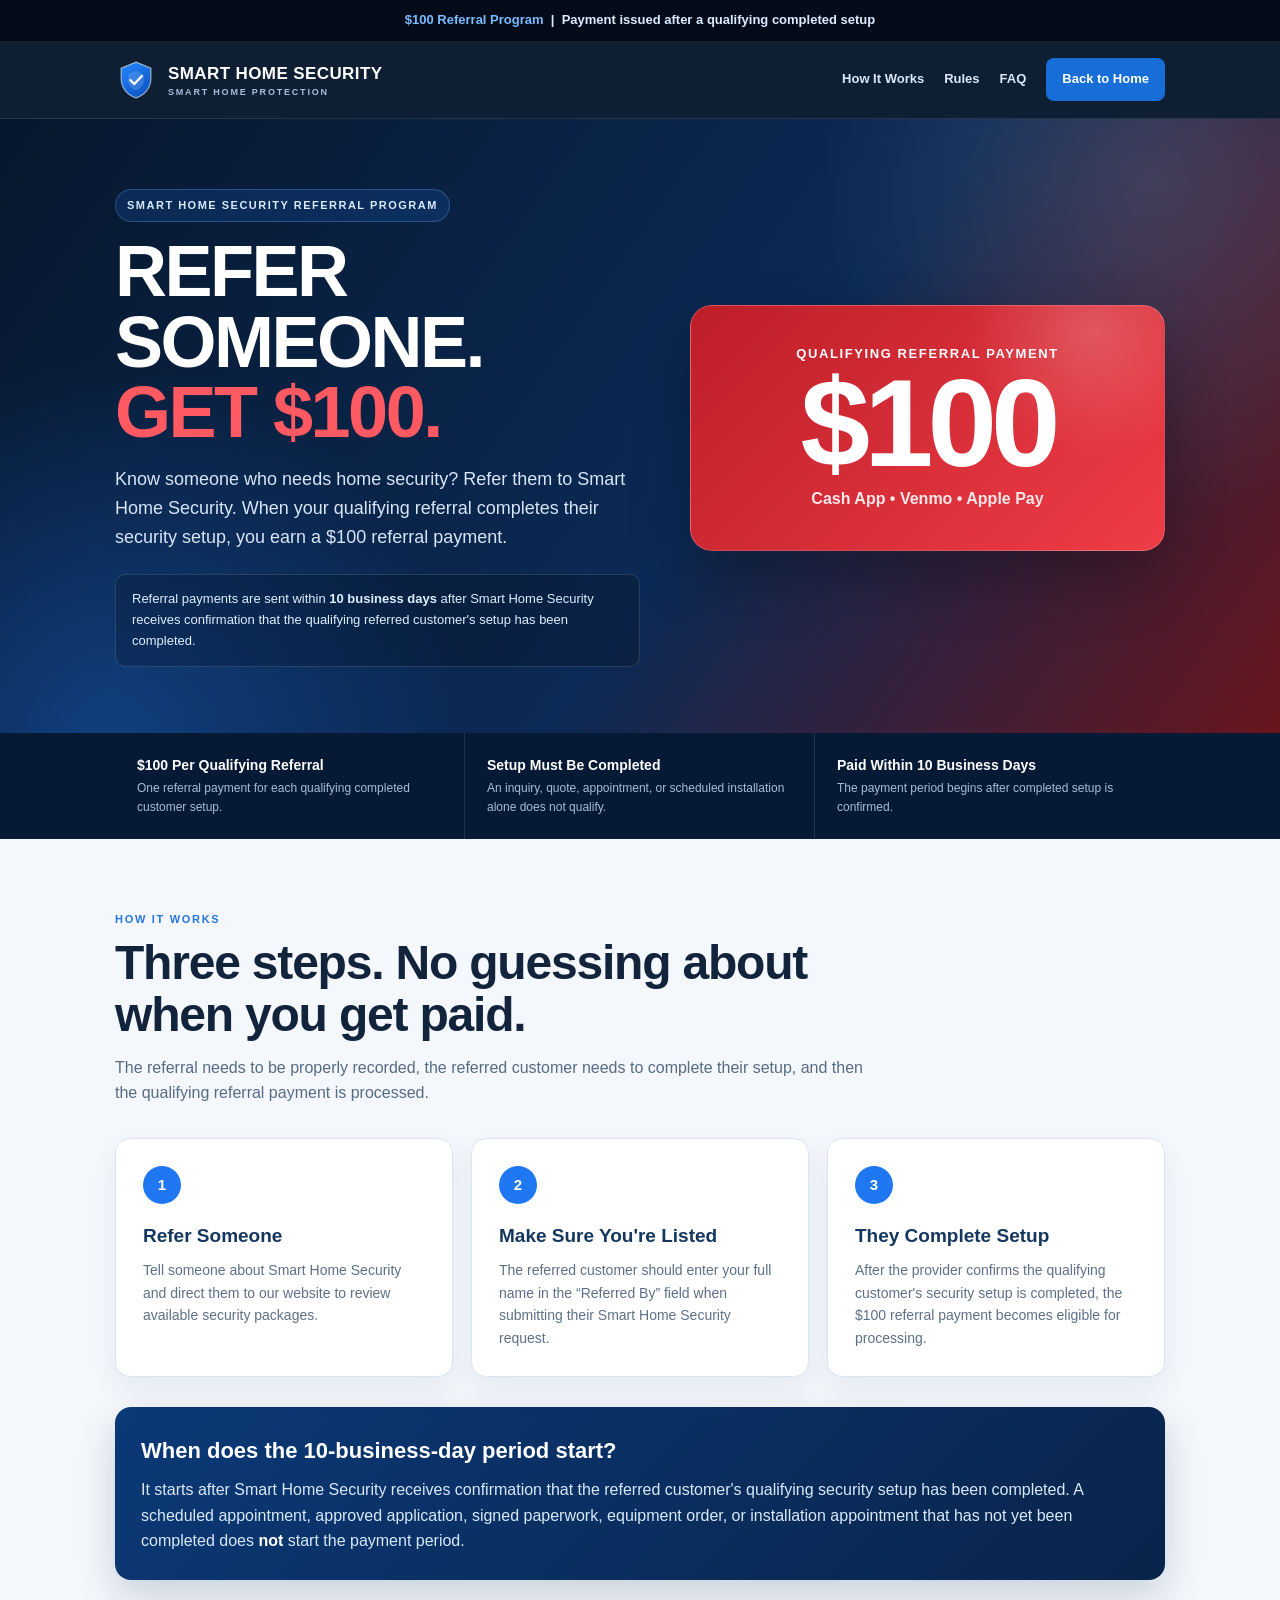
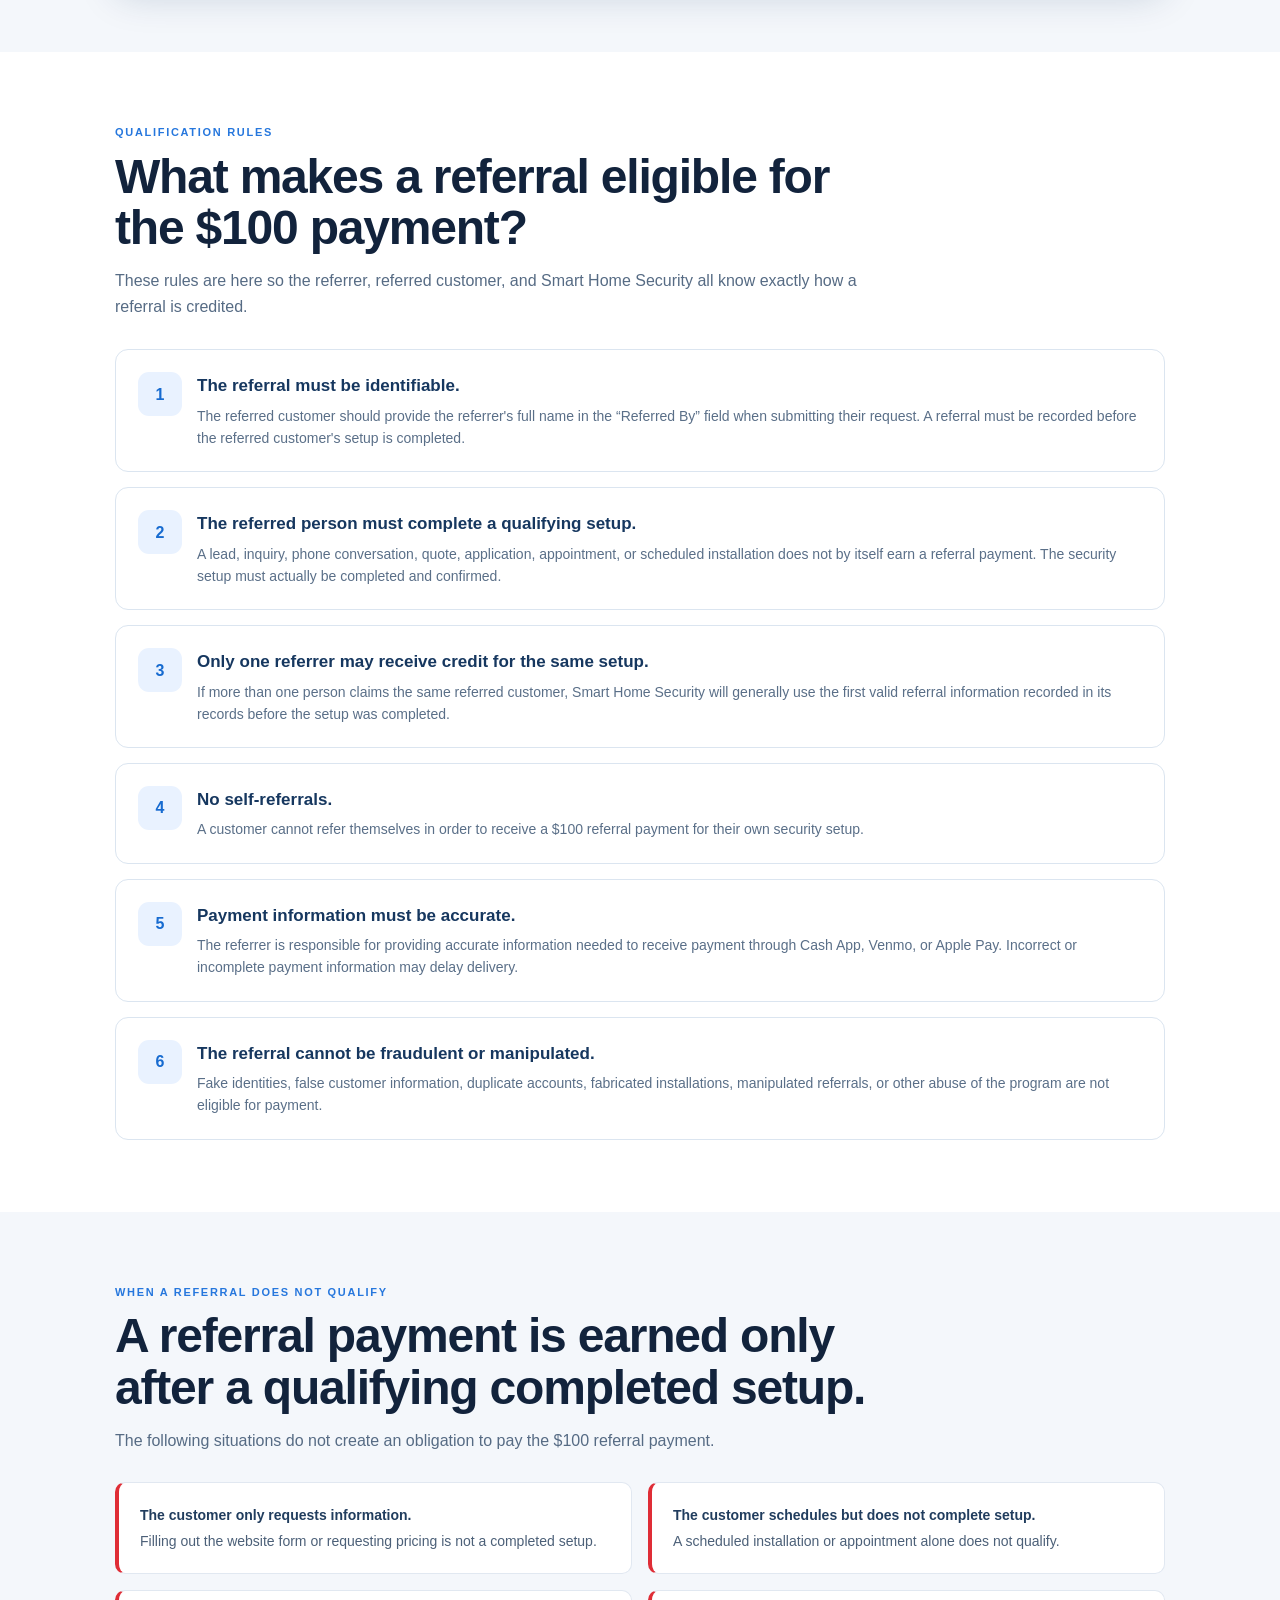
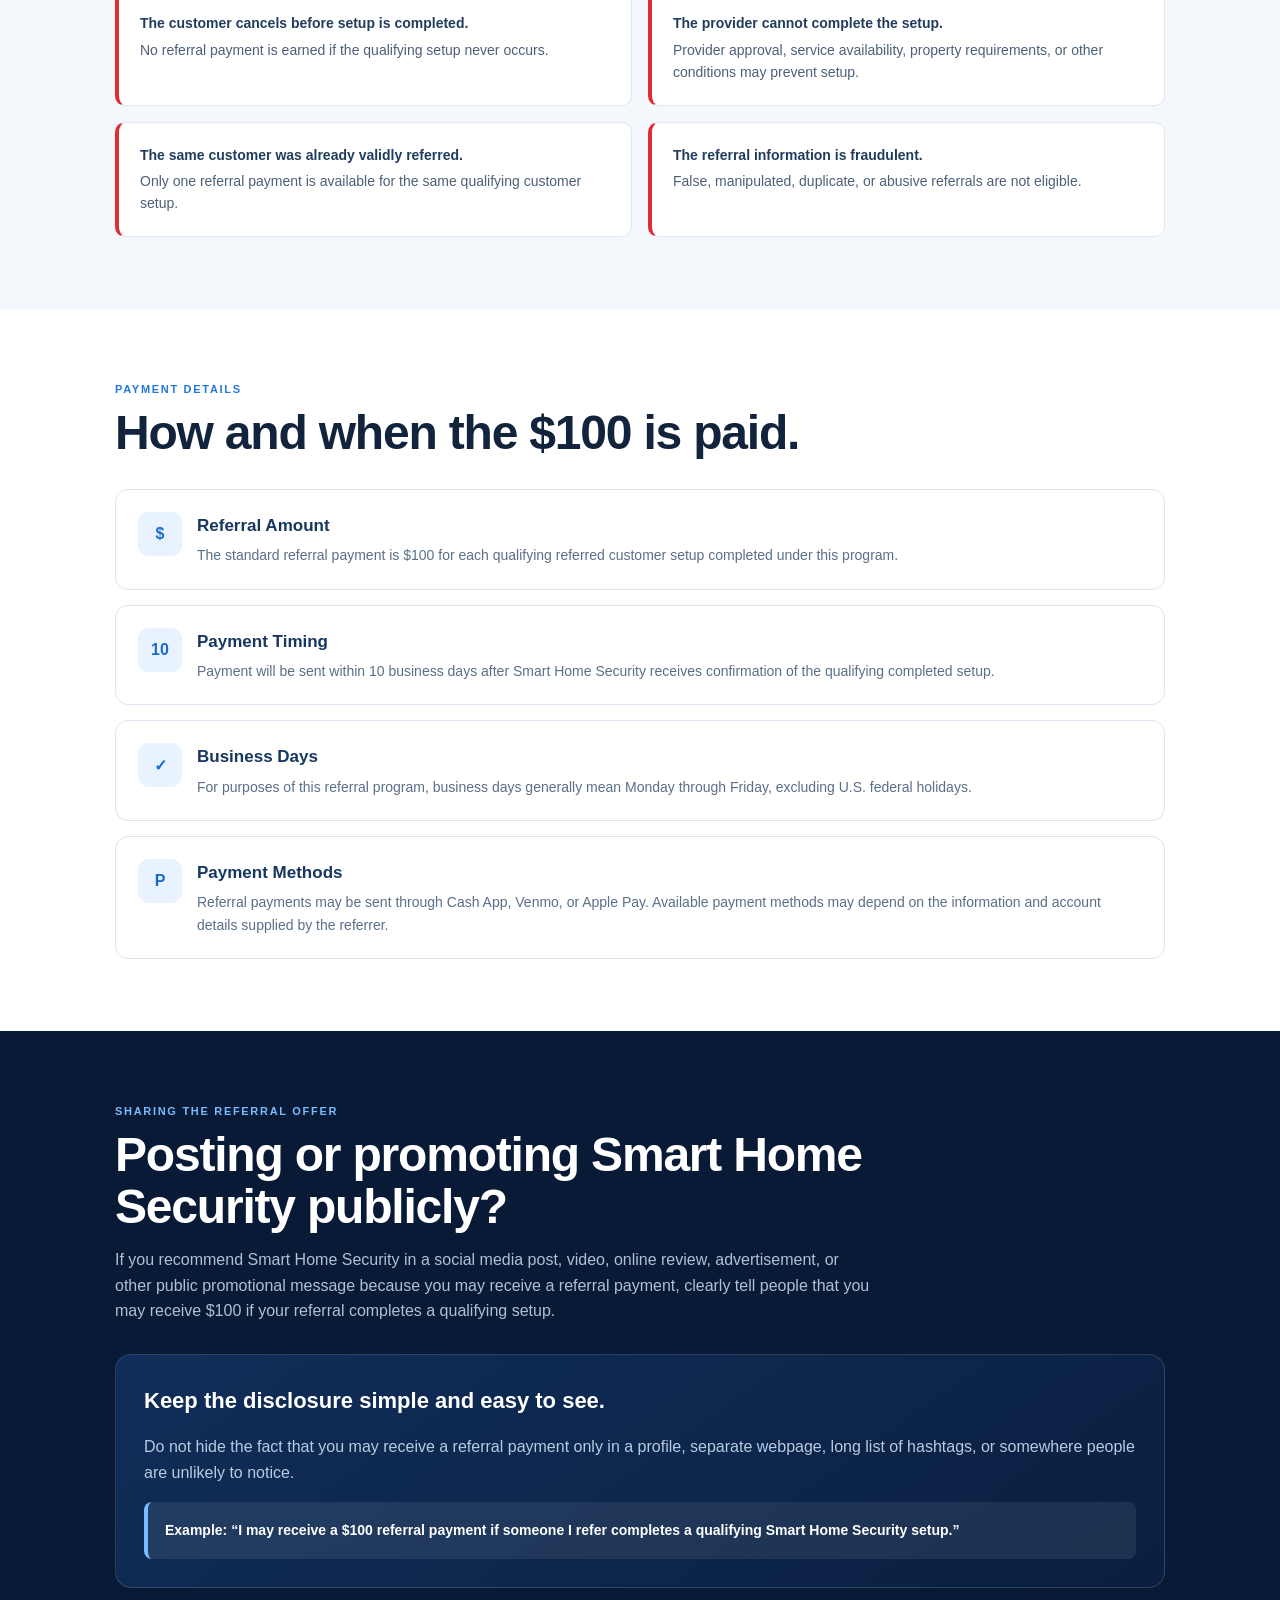
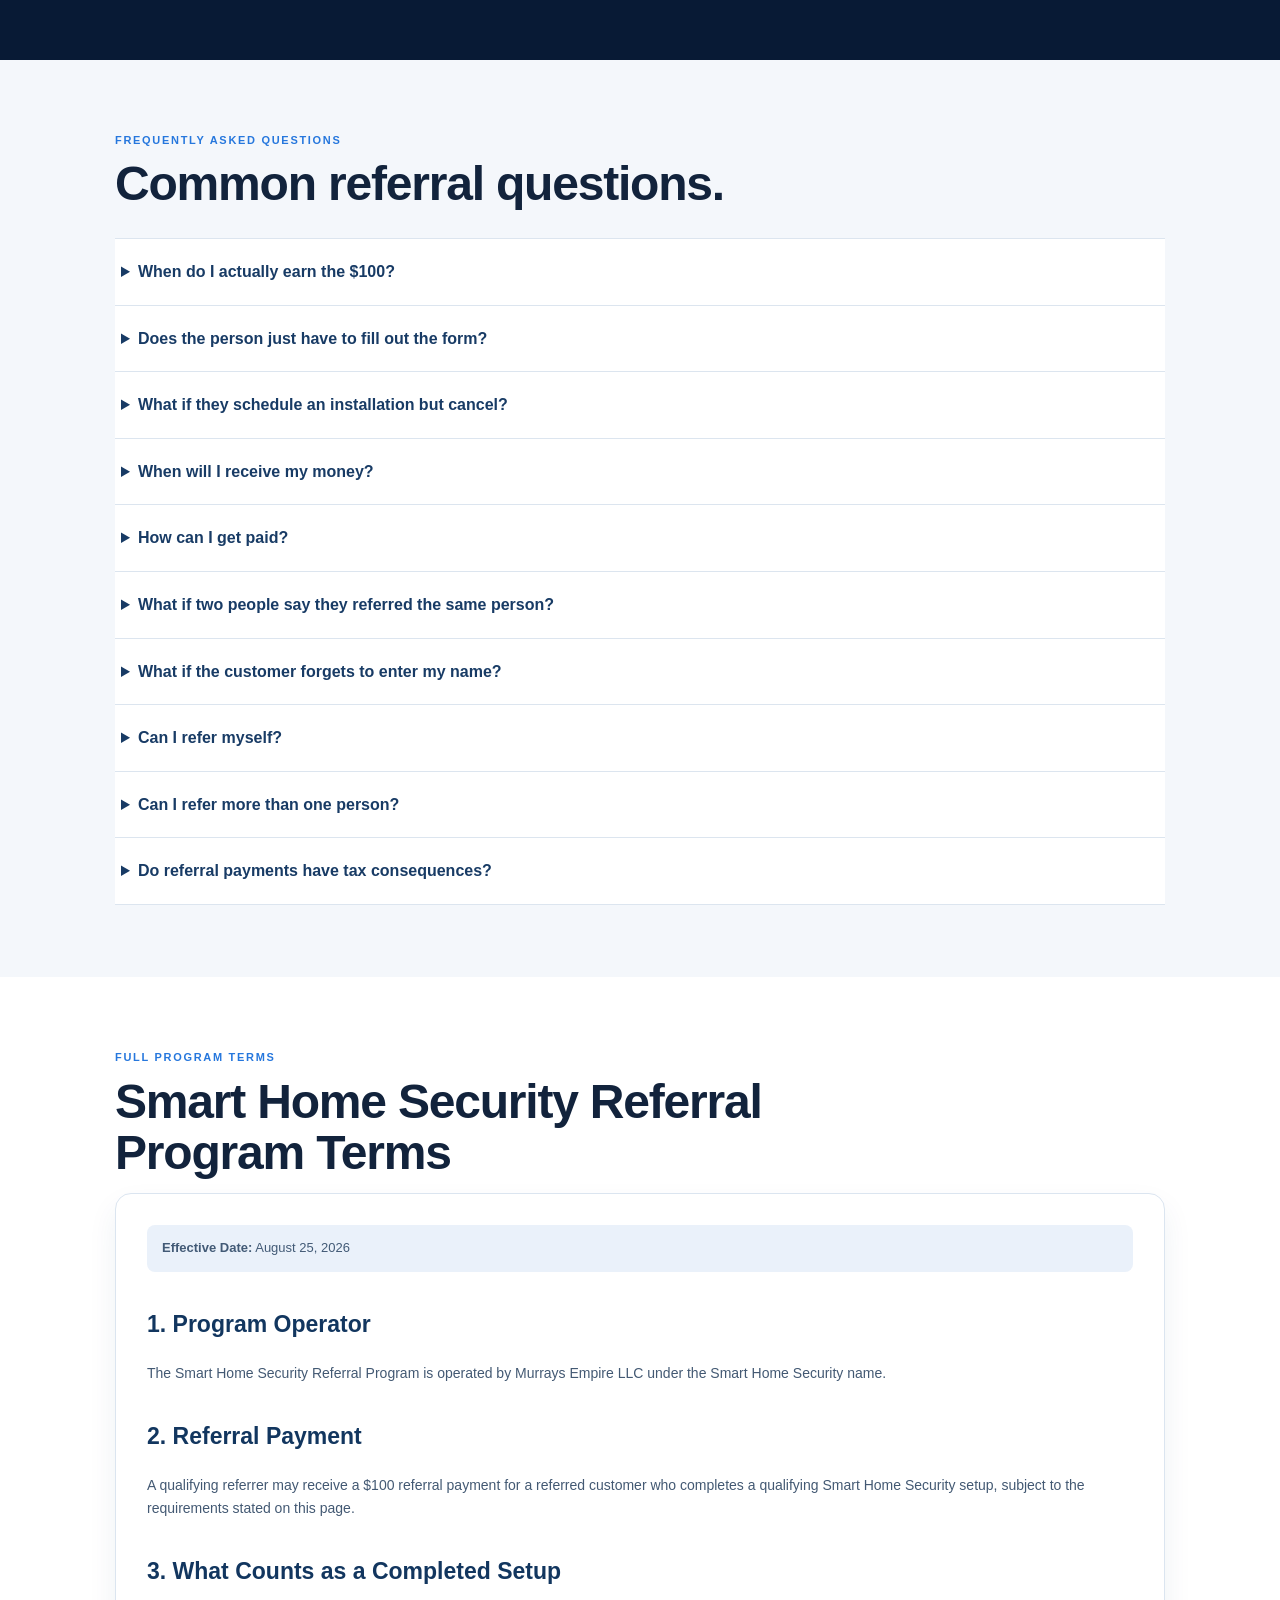
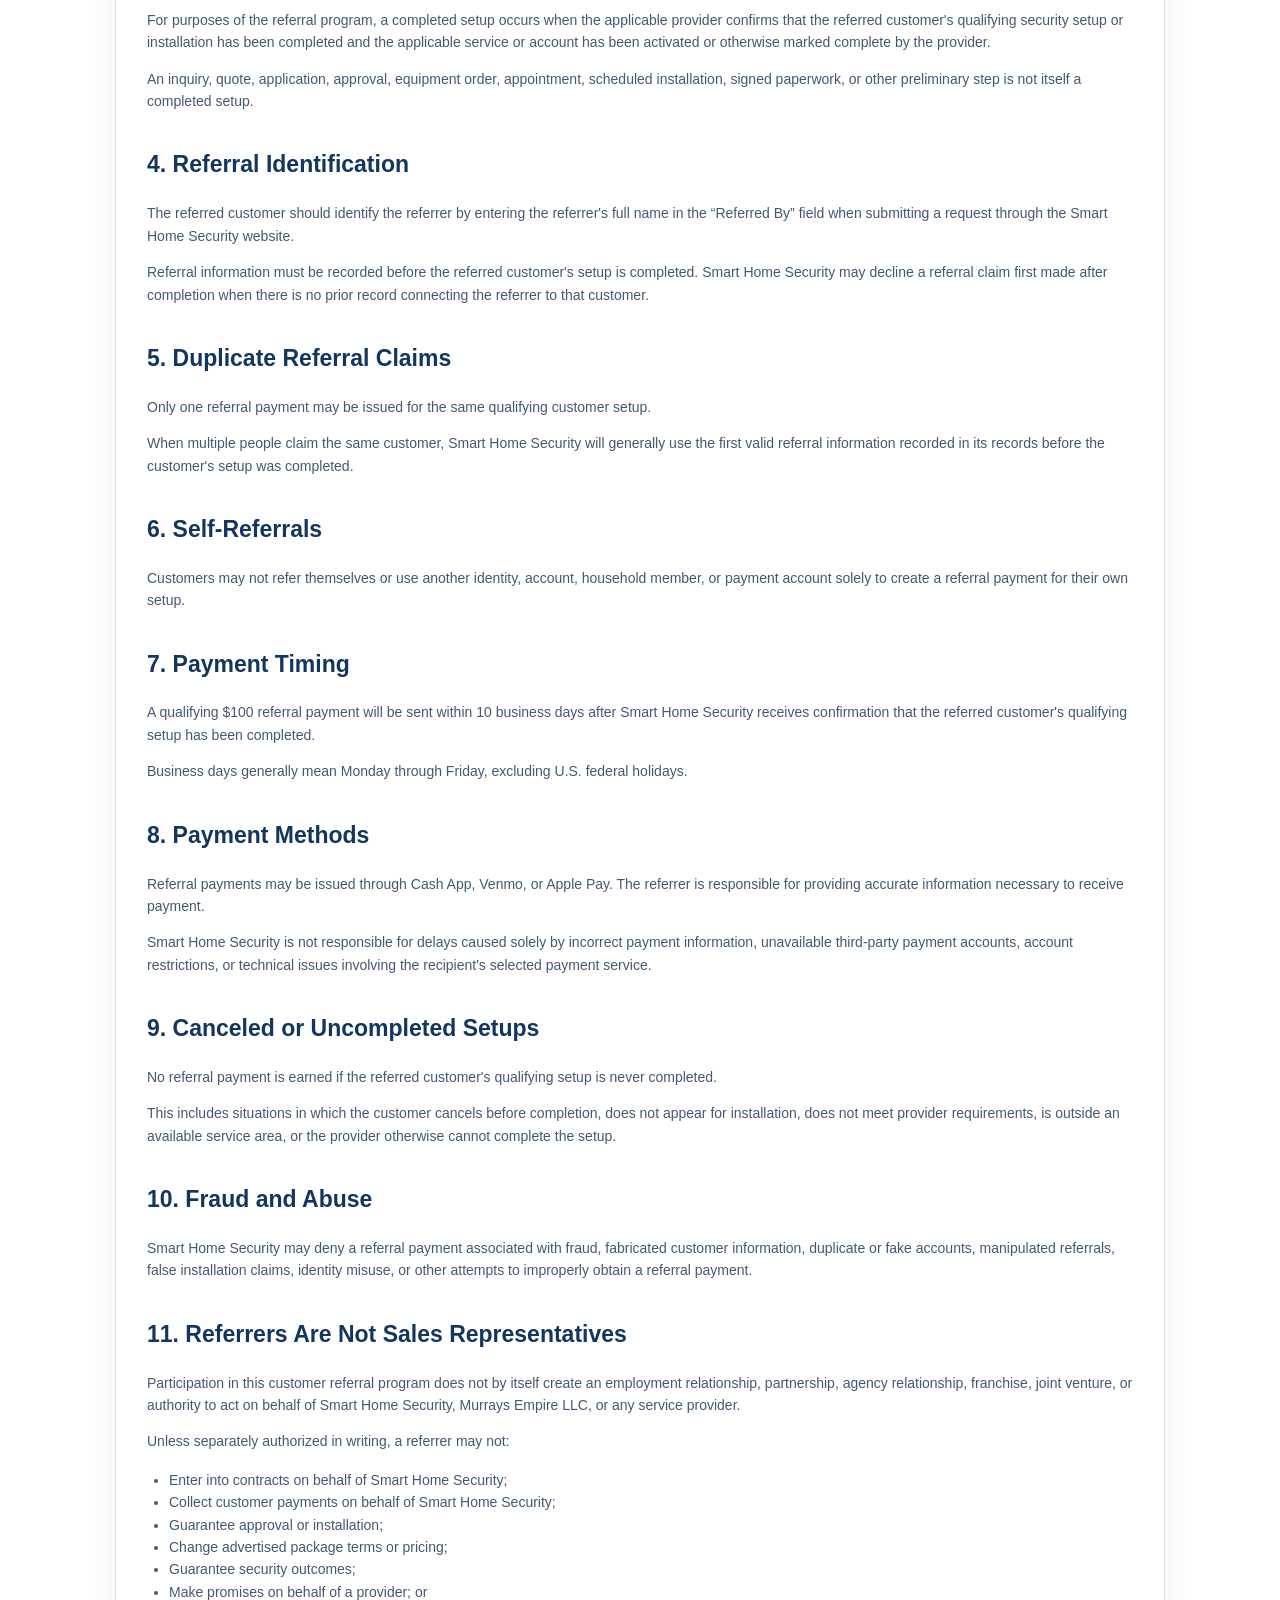
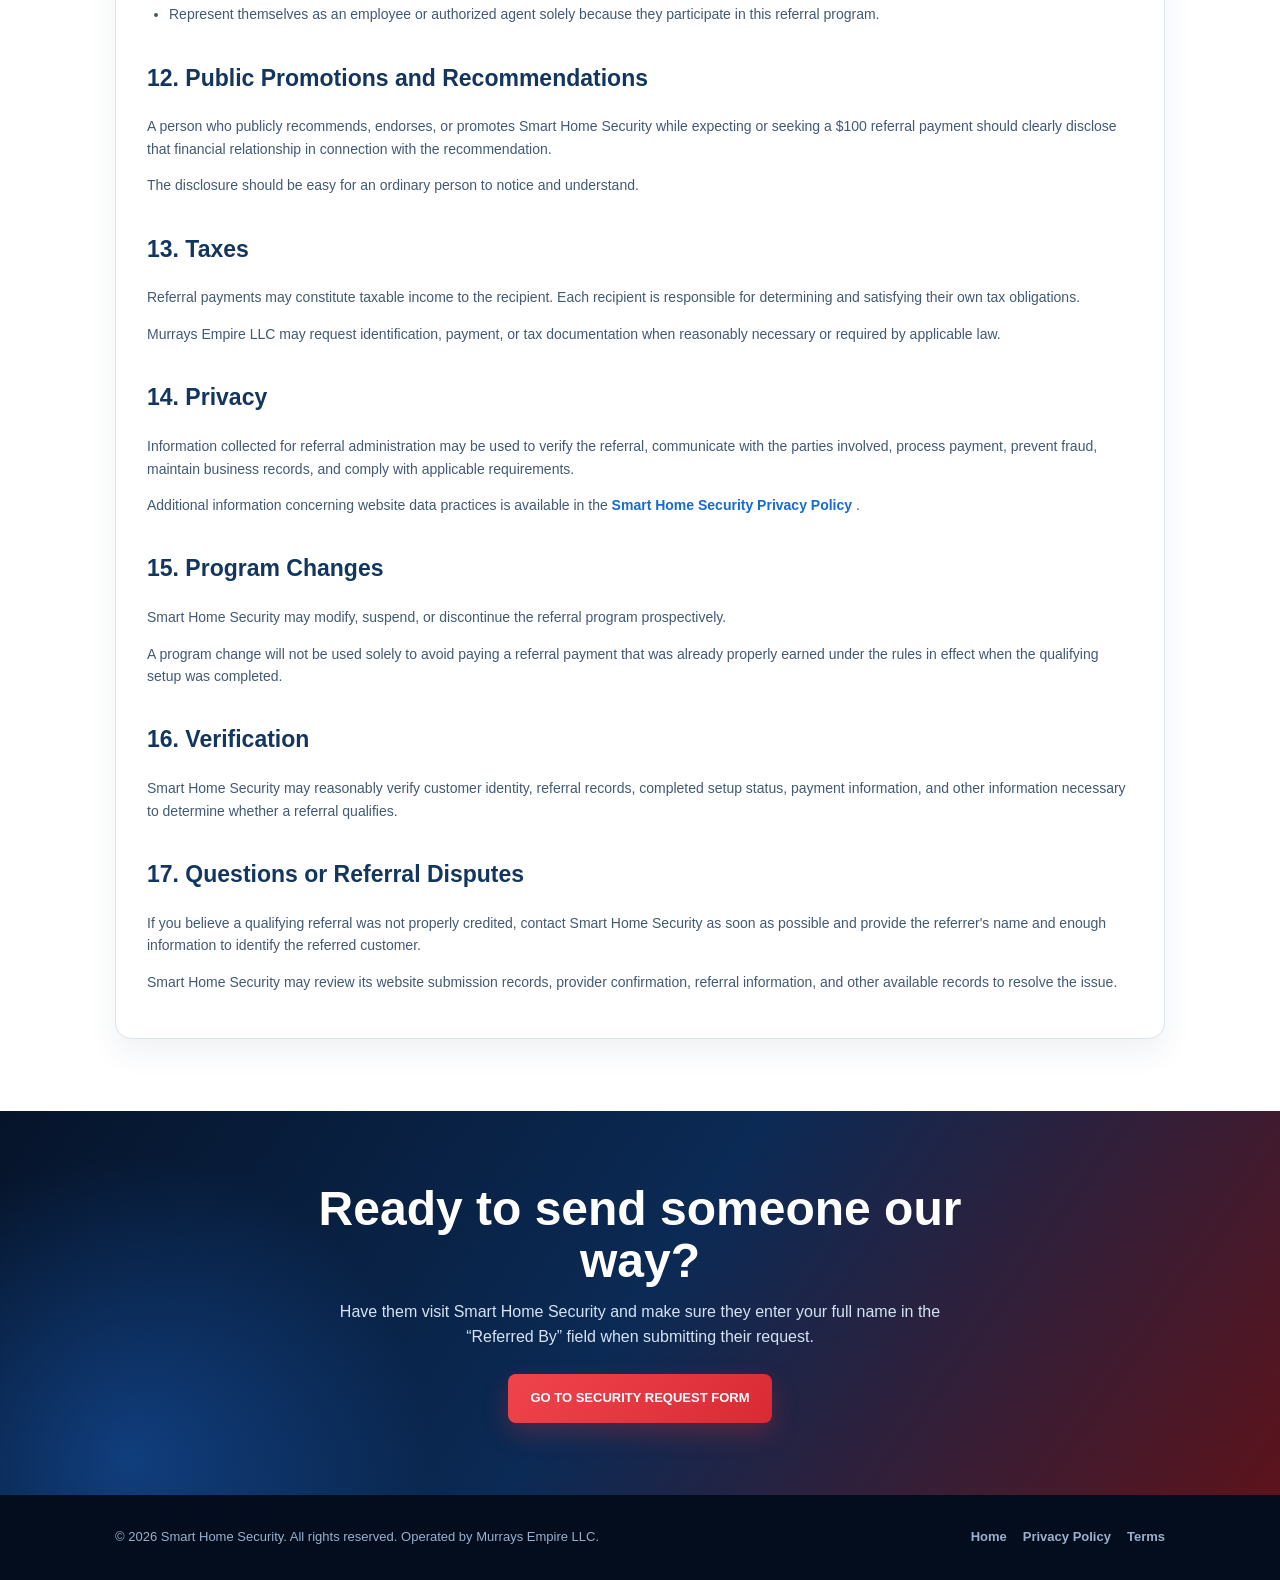
<file: referral.html>
<!doctype html>
<html lang="en">
<head>
  <meta charset="utf-8">
  <meta name="viewport" content="width=device-width, initial-scale=1">

  <title>$100 Referral Program | Smart Home Security</title>

  <meta
    name="description"
    content="Learn how the Smart Home Security $100 referral program works, including eligibility, completed setup requirements, payment timing, and referral rules."
  >

  <meta name="theme-color" content="#07172d">

  <link
    rel="canonical"
    href="https://smarthomesecurity-omaha.com/referral.html"
  >

  <link rel="icon" type="image/x-icon" href="images/favicon.ico">
  <link rel="icon" type="image/png" sizes="32x32" href="images/favicon-32.png">
  <link rel="apple-touch-icon" sizes="180x180" href="images/apple-touch-icon.png">

  <style>
    :root {
      --navy: #07172d;
      --navy-deep: #041022;
      --blue: #1f78f2;
      --blue-light: #78bbff;
      --red: #df2d36;
      --red-bright: #f0444d;
      --green: #168a4a;
      --white: #ffffff;
      --off-white: #f4f7fb;
      --text: #12233c;
      --muted: #64748b;
      --border: #dbe5f0;
      --focus: #ffd166;
    }

    * {
      box-sizing: border-box;
    }

    html {
      scroll-behavior: smooth;
    }

    body {
      margin: 0;
      color: var(--text);
      background: var(--off-white);
      font-family: Arial, Helvetica, sans-serif;
      line-height: 1.6;
    }

    a {
      color: inherit;
      text-decoration: none;
    }

    .container {
      width: min(1050px, 92%);
      margin: auto;
    }

    a:focus-visible,
    button:focus-visible {
      outline: 3px solid var(--focus);
      outline-offset: 3px;
      border-radius: 6px;
    }

    /* TOP BAR */

    .announcement {
      padding: 10px 15px;
      color: #dcecff;
      background: #030b18;
      text-align: center;
      font-size: 13px;
      font-weight: 700;
      border-bottom: 1px solid rgba(255,255,255,.08);
    }

    .announcement strong {
      color: #79bcff;
    }

    /* HEADER */

    header {
      position: sticky;
      top: 0;
      z-index: 100;
      color: white;
      background: rgba(7,23,45,.97);
      backdrop-filter: blur(14px);
      border-bottom: 1px solid rgba(255,255,255,.1);
    }

    nav {
      min-height: 76px;
      display: flex;
      align-items: center;
      justify-content: space-between;
      gap: 20px;
    }

    .brand {
      display: flex;
      align-items: center;
      gap: 11px;
      font-size: 17px;
      font-weight: 900;
      letter-spacing: .4px;
    }

    .brand-icon {
      width: 42px;
      height: 42px;
      flex: 0 0 42px;
    }

    .brand-icon svg {
      width: 100%;
      height: 100%;
    }

    .brand small {
      display: block;
      margin-top: -2px;
      color: #aabed8;
      font-size: 9px;
      letter-spacing: 1.8px;
    }

    .nav-links {
      display: flex;
      align-items: center;
      gap: 20px;
      color: #dbe8f9;
      font-size: 13px;
      font-weight: 800;
    }

    .nav-links a:hover {
      color: #78bbff;
    }

    .home-button {
      padding: 11px 16px;
      color: white;
      background: #176ed9;
      border-radius: 8px;
      font-weight: 900;
    }

    /* HERO */

    .hero {
      position: relative;
      overflow: hidden;
      padding: 70px 0 66px;
      color: white;
      background:
        radial-gradient(
          circle at 90% 10%,
          rgba(255,255,255,.12),
          transparent 26%
        ),
        radial-gradient(
          circle at 8% 100%,
          rgba(31,120,242,.34),
          transparent 28%
        ),
        linear-gradient(
          125deg,
          #07172d,
          #0b2a55 57%,
          #69151d
        );
    }

    .hero-grid {
      display: grid;
      grid-template-columns: 1.05fr .95fr;
      align-items: center;
      gap: 50px;
    }

    .eyebrow {
      display: inline-block;
      padding: 7px 11px;
      color: #d8eaff;
      background: rgba(31,120,242,.17);
      border: 1px solid rgba(120,187,255,.28);
      border-radius: 999px;
      font-size: 11px;
      font-weight: 900;
      letter-spacing: 1.5px;
      text-transform: uppercase;
    }

    h1 {
      margin: 14px 0 17px;
      font-size: clamp(42px, 7vw, 72px);
      line-height: .98;
      letter-spacing: -2.5px;
    }

    h1 span {
      color: #ff5962;
    }

    .hero-copy {
      max-width: 630px;
      margin: 0;
      color: #d7e5f6;
      font-size: 18px;
    }

    .hero-note {
      margin-top: 23px;
      padding: 14px 16px;
      color: #dfeeff;
      background: rgba(0,0,0,.18);
      border: 1px solid rgba(255,255,255,.13);
      border-radius: 10px;
      font-size: 13px;
    }

    .money-card {
      padding: 38px;
      text-align: center;
      background:
        radial-gradient(
          circle at 85% 10%,
          rgba(255,255,255,.18),
          transparent 27%
        ),
        linear-gradient(135deg, #bd1e28, #ef3d47);
      border: 1px solid rgba(255,255,255,.2);
      border-radius: 22px;
      box-shadow: 0 28px 60px rgba(0,0,0,.28);
    }

    .money-card small {
      display: block;
      font-size: 13px;
      font-weight: 900;
      letter-spacing: 1.6px;
      text-transform: uppercase;
    }

    .money {
      margin: 2px 0 7px;
      font-size: clamp(82px, 12vw, 125px);
      font-weight: 900;
      line-height: .9;
      letter-spacing: -6px;
    }

    .money-card p {
      margin: 0;
      color: #ffe7e9;
      font-size: 16px;
      font-weight: 800;
    }

    /* QUICK SUMMARY */

    .quick-summary {
      padding: 0;
      background: #061a35;
      color: white;
    }

    .summary-grid {
      display: grid;
      grid-template-columns: repeat(3, 1fr);
    }

    .summary-item {
      padding: 21px 22px;
      border-right: 1px solid rgba(255,255,255,.11);
    }

    .summary-item:last-child {
      border-right: none;
    }

    .summary-item strong {
      display: block;
      font-size: 14px;
    }

    .summary-item span {
      display: block;
      margin-top: 3px;
      color: #a9bdd7;
      font-size: 12px;
    }

    /* GENERAL */

    main section {
      padding: 72px 0;
    }

    .white-section {
      background: white;
    }

    .light-section {
      background: var(--off-white);
    }

    .dark-section {
      color: white;
      background: #081a35;
    }

    .section-label {
      color: #2677dd;
      font-size: 11px;
      font-weight: 900;
      letter-spacing: 1.7px;
      text-transform: uppercase;
    }

    .dark-section .section-label {
      color: #7abaff;
    }

    .section-title {
      max-width: 780px;
      margin: 9px 0 14px;
      font-size: clamp(31px, 4.5vw, 48px);
      line-height: 1.08;
      letter-spacing: -1.2px;
    }

    .section-copy {
      max-width: 760px;
      margin: 0;
      color: #566b84;
      font-size: 16px;
    }

    .dark-section .section-copy {
      color: #afc1d8;
    }

    /* HOW IT WORKS */

    .steps-grid {
      display: grid;
      grid-template-columns: repeat(3, 1fr);
      gap: 18px;
      margin-top: 32px;
    }

    .step-card {
      padding: 27px;
      background: white;
      border: 1px solid var(--border);
      border-radius: 15px;
      box-shadow: 0 12px 28px rgba(25,64,110,.07);
    }

    .step-number {
      width: 38px;
      height: 38px;
      display: grid;
      place-items: center;
      color: white;
      background: var(--blue);
      border-radius: 50%;
      font-size: 15px;
      font-weight: 900;
    }

    .step-card h3 {
      margin: 17px 0 8px;
      color: #15375f;
      font-size: 19px;
    }

    .step-card p {
      margin: 0;
      color: #5e7087;
      font-size: 14px;
    }

    /* IMPORTANT PAYMENT BOX */

    .payment-box {
      margin-top: 30px;
      padding: 26px;
      color: white;
      background:
        linear-gradient(
          135deg,
          #0b3977,
          #09244a
        );
      border-radius: 16px;
      box-shadow: 0 16px 38px rgba(8,44,91,.18);
    }

    .payment-box h3 {
      margin: 0 0 9px;
      font-size: 22px;
    }

    .payment-box p {
      margin: 0;
      color: #d9e9fa;
    }

    .payment-box strong {
      color: white;
    }

    /* RULES */

    .rules {
      display: grid;
      gap: 15px;
      margin-top: 30px;
    }

    .rule {
      display: grid;
      grid-template-columns: 44px 1fr;
      gap: 15px;
      padding: 22px;
      background: white;
      border: 1px solid var(--border);
      border-radius: 13px;
    }

    .rule-icon {
      width: 44px;
      height: 44px;
      display: grid;
      place-items: center;
      color: #176bd0;
      background: #e9f2ff;
      border-radius: 11px;
      font-weight: 900;
    }

    .rule h3 {
      margin: 0 0 5px;
      color: #16375f;
      font-size: 17px;
    }

    .rule p {
      margin: 0;
      color: #5a6f88;
      font-size: 14px;
    }

    /* NOT ELIGIBLE */

    .not-eligible-grid {
      display: grid;
      grid-template-columns: 1fr 1fr;
      gap: 16px;
      margin-top: 28px;
    }

    .not-eligible-card {
      padding: 21px;
      color: #4c6078;
      background: #fff;
      border: 1px solid #e1e8f1;
      border-left: 4px solid var(--red);
      border-radius: 10px;
      font-size: 14px;
    }

    .not-eligible-card strong {
      display: block;
      margin-bottom: 4px;
      color: #213d5e;
    }

    /* PUBLIC SHARING */

    .disclosure-card {
      margin-top: 30px;
      padding: 28px;
      background: linear-gradient(145deg,#102e59,#0a1f40);
      border: 1px solid rgba(255,255,255,.13);
      border-radius: 16px;
    }

    .disclosure-card h3 {
      margin: 0 0 10px;
      color: white;
      font-size: 22px;
    }

    .disclosure-card p {
      color: #b8cbe1;
    }

    .example {
      margin-top: 17px;
      padding: 17px;
      color: white;
      background: rgba(255,255,255,.08);
      border-left: 4px solid #79bcff;
      border-radius: 8px;
      font-size: 14px;
      font-weight: 700;
    }

    /* FAQ */

    .faq {
      margin-top: 28px;
      border-top: 1px solid #dce5ef;
    }

    details {
      background: white;
      border-bottom: 1px solid #dce5ef;
    }

    summary {
      padding: 20px 6px;
      color: #183b65;
      cursor: pointer;
      font-weight: 900;
      list-style-position: inside;
    }

    details p {
      margin: 0;
      padding: 0 6px 21px;
      color: #5d7088;
      font-size: 14px;
    }

    /* TERMS */

    .terms-card {
      padding: 31px;
      color: #435973;
      background: white;
      border: 1px solid var(--border);
      border-radius: 16px;
      box-shadow: 0 14px 30px rgba(25,64,110,.07);
    }

    .terms-card h2 {
      margin-top: 34px;
      color: #12365f;
      font-size: 23px;
    }

    .terms-card h2:first-child {
      margin-top: 0;
    }

    .terms-card p,
    .terms-card li {
      font-size: 14px;
    }

    .terms-card ul {
      padding-left: 22px;
    }

    .effective-date {
      margin-bottom: 25px;
      padding: 13px 15px;
      color: #425a76;
      background: #eaf1fa;
      border-radius: 8px;
      font-size: 13px;
    }

    /* CTA */

    .cta {
      text-align: center;
      color: white;
      background:
        radial-gradient(
          circle at 10% 90%,
          rgba(31,120,242,.35),
          transparent 25%
        ),
        linear-gradient(125deg,#06142a,#0b2a55,#5c131b);
    }

    .cta h2 {
      max-width: 700px;
      margin: 0 auto 12px;
      font-size: clamp(31px, 5vw, 48px);
      line-height: 1.08;
    }

    .cta p {
      max-width: 650px;
      margin: auto;
      color: #d5e3f4;
    }

    .button {
      display: inline-flex;
      align-items: center;
      justify-content: center;
      margin-top: 24px;
      padding: 14px 22px;
      color: white;
      background: linear-gradient(135deg,#f0444d,#d92a34);
      border-radius: 8px;
      box-shadow: 0 10px 24px rgba(223,45,54,.28);
      font-size: 13px;
      font-weight: 900;
      text-transform: uppercase;
    }

    /* FOOTER */

    footer {
      padding: 32px 0;
      color: #9bb0cc;
      background: #030d1d;
      font-size: 13px;
    }

    .footer-grid {
      display: flex;
      align-items: center;
      justify-content: space-between;
      gap: 20px;
      flex-wrap: wrap;
    }

    .footer-links {
      display: flex;
      gap: 16px;
      font-weight: 700;
    }

    .footer-links a:hover {
      color: #78bbff;
    }

    /* MOBILE */

    @media (max-width: 820px) {
      .nav-links > a:not(.home-button) {
        display: none;
      }

      .hero-grid,
      .steps-grid {
        grid-template-columns: 1fr;
      }

      .money-card {
        max-width: 600px;
      }

      .summary-grid {
        grid-template-columns: 1fr;
      }

      .summary-item {
        border-right: 0;
        border-bottom: 1px solid rgba(255,255,255,.11);
      }

      .summary-item:last-child {
        border-bottom: 0;
      }
    }

    @media (max-width: 560px) {
      .announcement {
        font-size: 11px;
      }

      nav {
        min-height: 68px;
      }

      .brand {
        font-size: 14px;
      }

      .brand-icon {
        width: 36px;
        height: 36px;
        flex-basis: 36px;
      }

      .brand small {
        font-size: 8px;
      }

      .home-button {
        padding: 9px 11px;
        font-size: 11px;
      }

      .hero {
        padding: 45px 0;
      }

      h1 {
        letter-spacing: -1.8px;
      }

      .hero-copy {
        font-size: 16px;
      }

      .money-card {
        padding: 28px 22px;
      }

      main section {
        padding: 52px 0;
      }

      .not-eligible-grid {
        grid-template-columns: 1fr;
      }

      .rule {
        grid-template-columns: 38px 1fr;
        padding: 18px;
      }

      .rule-icon {
        width: 38px;
        height: 38px;
      }

      .terms-card {
        padding: 22px;
      }

      .footer-grid {
        display: block;
      }

      .footer-links {
        margin-top: 12px;
      }
    }
  </style>
</head>

<body>

  <!-- TOP NOTICE -->
  <div class="announcement">
    <strong>$100 Referral Program</strong>
    &nbsp;|&nbsp;
    Payment issued after a qualifying completed setup
  </div>

  <!-- HEADER -->
  <header>
    <nav class="container">

      <a class="brand" href="/">

        <div class="brand-icon">
          <svg
            viewBox="0 0 48 48"
            fill="none"
            xmlns="http://www.w3.org/2000/svg"
            aria-hidden="true"
          >
            <path
              d="M24 3.5 L41 10.5 V22.5 C41 33.5 33.6 41.2 24 44.5 C14.4 41.2 7 33.5 7 22.5 V10.5 Z"
              fill="url(#navGrad)"
              stroke="rgba(255,255,255,0.55)"
              stroke-width="1.4"
            />

            <path
              d="M24 13 L33 17.6 V23.4 C33 29.6 29.2 33.9 24 36 C18.8 33.9 15 29.6 15 23.4 V17.6 Z"
              fill="rgba(255,255,255,0.14)"
            />

            <path
              d="M17.6 24.2 L22 28.6 L30.6 19.6"
              stroke="#ffffff"
              stroke-width="2.6"
              stroke-linecap="round"
              stroke-linejoin="round"
            />

            <defs>
              <linearGradient
                id="navGrad"
                x1="7"
                y1="3.5"
                x2="41"
                y2="44.5"
                gradientUnits="userSpaceOnUse"
              >
                <stop offset="0" stop-color="#2588ff"/>
                <stop offset="1" stop-color="#0a4eba"/>
              </linearGradient>
            </defs>
          </svg>
        </div>

        <div>
          SMART HOME SECURITY
          <small>SMART HOME PROTECTION</small>
        </div>

      </a>

      <div class="nav-links">
        <a href="#how-it-works">How It Works</a>
        <a href="#rules">Rules</a>
        <a href="#faq">FAQ</a>
        <a class="home-button" href="/">Back to Home</a>
      </div>

    </nav>
  </header>

  <!-- HERO -->
  <section class="hero">

    <div class="container hero-grid">

      <div>

        <span class="eyebrow">
          Smart Home Security Referral Program
        </span>

        <h1>
          REFER SOMEONE.<br>
          <span>GET $100.</span>
        </h1>

        <p class="hero-copy">
          Know someone who needs home security? Refer them to Smart Home Security.
          When your qualifying referral completes their security setup, you earn
          a $100 referral payment.
        </p>

        <div class="hero-note">
          Referral payments are sent within
          <strong>10 business days</strong>
          after Smart Home Security receives confirmation that the qualifying
          referred customer's setup has been completed.
        </div>

      </div>

      <div class="money-card">

        <small>
          Qualifying Referral Payment
        </small>

        <div class="money">
          $100
        </div>

        <p>
          Cash App • Venmo • Apple Pay
        </p>

      </div>

    </div>

  </section>

  <!-- QUICK SUMMARY -->
  <section class="quick-summary">

    <div class="container summary-grid">

      <div class="summary-item">
        <strong>$100 Per Qualifying Referral</strong>
        <span>
          One referral payment for each qualifying completed customer setup.
        </span>
      </div>

      <div class="summary-item">
        <strong>Setup Must Be Completed</strong>
        <span>
          An inquiry, quote, appointment, or scheduled installation alone does not qualify.
        </span>
      </div>

      <div class="summary-item">
        <strong>Paid Within 10 Business Days</strong>
        <span>
          The payment period begins after completed setup is confirmed.
        </span>
      </div>

    </div>

  </section>

  <main>

    <!-- HOW IT WORKS -->
    <section class="light-section" id="how-it-works">

      <div class="container">

        <div class="section-label">
          How It Works
        </div>

        <h2 class="section-title">
          Three steps. No guessing about when you get paid.
        </h2>

        <p class="section-copy">
          The referral needs to be properly recorded, the referred customer
          needs to complete their setup, and then the qualifying referral
          payment is processed.
        </p>

        <div class="steps-grid">

          <article class="step-card">

            <div class="step-number">
              1
            </div>

            <h3>Refer Someone</h3>

            <p>
              Tell someone about Smart Home Security and direct them to our
              website to review available security packages.
            </p>

          </article>

          <article class="step-card">

            <div class="step-number">
              2
            </div>

            <h3>Make Sure You're Listed</h3>

            <p>
              The referred customer should enter your full name in the
              “Referred By” field when submitting their Smart Home Security
              request.
            </p>

          </article>

          <article class="step-card">

            <div class="step-number">
              3
            </div>

            <h3>They Complete Setup</h3>

            <p>
              After the provider confirms the qualifying customer's security
              setup is completed, the $100 referral payment becomes eligible
              for processing.
            </p>

          </article>

        </div>

        <div class="payment-box">

          <h3>
            When does the 10-business-day period start?
          </h3>

          <p>
            It starts after Smart Home Security receives confirmation that the
            referred customer's qualifying security setup has been completed.
            A scheduled appointment, approved application, signed paperwork,
            equipment order, or installation appointment that has not yet been
            completed does <strong>not</strong> start the payment period.
          </p>

        </div>

      </div>

    </section>

    <!-- QUALIFICATION RULES -->
    <section class="white-section" id="rules">

      <div class="container">

        <div class="section-label">
          Qualification Rules
        </div>

        <h2 class="section-title">
          What makes a referral eligible for the $100 payment?
        </h2>

        <p class="section-copy">
          These rules are here so the referrer, referred customer, and Smart Home
          Security all know exactly how a referral is credited.
        </p>

        <div class="rules">

          <div class="rule">

            <div class="rule-icon">
              1
            </div>

            <div>
              <h3>The referral must be identifiable.</h3>

              <p>
                The referred customer should provide the referrer's full name in
                the “Referred By” field when submitting their request. A referral
                must be recorded before the referred customer's setup is completed.
              </p>
            </div>

          </div>

          <div class="rule">

            <div class="rule-icon">
              2
            </div>

            <div>
              <h3>The referred person must complete a qualifying setup.</h3>

              <p>
                A lead, inquiry, phone conversation, quote, application,
                appointment, or scheduled installation does not by itself earn
                a referral payment. The security setup must actually be
                completed and confirmed.
              </p>
            </div>

          </div>

          <div class="rule">

            <div class="rule-icon">
              3
            </div>

            <div>
              <h3>Only one referrer may receive credit for the same setup.</h3>

              <p>
                If more than one person claims the same referred customer,
                Smart Home Security will generally use the first valid referral
                information recorded in its records before the setup was completed.
              </p>
            </div>

          </div>

          <div class="rule">

            <div class="rule-icon">
              4
            </div>

            <div>
              <h3>No self-referrals.</h3>

              <p>
                A customer cannot refer themselves in order to receive a $100
                referral payment for their own security setup.
              </p>
            </div>

          </div>

          <div class="rule">

            <div class="rule-icon">
              5
            </div>

            <div>
              <h3>Payment information must be accurate.</h3>

              <p>
                The referrer is responsible for providing accurate information
                needed to receive payment through Cash App, Venmo, or Apple Pay.
                Incorrect or incomplete payment information may delay delivery.
              </p>
            </div>

          </div>

          <div class="rule">

            <div class="rule-icon">
              6
            </div>

            <div>
              <h3>The referral cannot be fraudulent or manipulated.</h3>

              <p>
                Fake identities, false customer information, duplicate accounts,
                fabricated installations, manipulated referrals, or other abuse
                of the program are not eligible for payment.
              </p>
            </div>

          </div>

        </div>

      </div>

    </section>

    <!-- WHEN PAYMENT IS NOT EARNED -->
    <section class="light-section">

      <div class="container">

        <div class="section-label">
          When A Referral Does Not Qualify
        </div>

        <h2 class="section-title">
          A referral payment is earned only after a qualifying completed setup.
        </h2>

        <p class="section-copy">
          The following situations do not create an obligation to pay the
          $100 referral payment.
        </p>

        <div class="not-eligible-grid">

          <div class="not-eligible-card">
            <strong>The customer only requests information.</strong>
            Filling out the website form or requesting pricing is not a completed setup.
          </div>

          <div class="not-eligible-card">
            <strong>The customer schedules but does not complete setup.</strong>
            A scheduled installation or appointment alone does not qualify.
          </div>

          <div class="not-eligible-card">
            <strong>The customer cancels before setup is completed.</strong>
            No referral payment is earned if the qualifying setup never occurs.
          </div>

          <div class="not-eligible-card">
            <strong>The provider cannot complete the setup.</strong>
            Provider approval, service availability, property requirements,
            or other conditions may prevent setup.
          </div>

          <div class="not-eligible-card">
            <strong>The same customer was already validly referred.</strong>
            Only one referral payment is available for the same qualifying
            customer setup.
          </div>

          <div class="not-eligible-card">
            <strong>The referral information is fraudulent.</strong>
            False, manipulated, duplicate, or abusive referrals are not eligible.
          </div>

        </div>

      </div>

    </section>

    <!-- PAYMENT DETAILS -->
    <section class="white-section">

      <div class="container">

        <div class="section-label">
          Payment Details
        </div>

        <h2 class="section-title">
          How and when the $100 is paid.
        </h2>

        <div class="rules">

          <div class="rule">

            <div class="rule-icon">
              $
            </div>

            <div>
              <h3>Referral Amount</h3>

              <p>
                The standard referral payment is $100 for each qualifying
                referred customer setup completed under this program.
              </p>
            </div>

          </div>

          <div class="rule">

            <div class="rule-icon">
              10
            </div>

            <div>
              <h3>Payment Timing</h3>

              <p>
                Payment will be sent within 10 business days after Smart Home
                Security receives confirmation of the qualifying completed setup.
              </p>
            </div>

          </div>

          <div class="rule">

            <div class="rule-icon">
              ✓
            </div>

            <div>
              <h3>Business Days</h3>

              <p>
                For purposes of this referral program, business days generally
                mean Monday through Friday, excluding U.S. federal holidays.
              </p>
            </div>

          </div>

          <div class="rule">

            <div class="rule-icon">
              P
            </div>

            <div>
              <h3>Payment Methods</h3>

              <p>
                Referral payments may be sent through Cash App, Venmo, or
                Apple Pay. Available payment methods may depend on the
                information and account details supplied by the referrer.
              </p>
            </div>

          </div>

        </div>

      </div>

    </section>

    <!-- PUBLIC SHARING DISCLOSURE -->
    <section class="dark-section">

      <div class="container">

        <div class="section-label">
          Sharing The Referral Offer
        </div>

        <h2 class="section-title">
          Posting or promoting Smart Home Security publicly?
        </h2>

        <p class="section-copy">
          If you recommend Smart Home Security in a social media post, video,
          online review, advertisement, or other public promotional message
          because you may receive a referral payment, clearly tell people that
          you may receive $100 if your referral completes a qualifying setup.
        </p>

        <div class="disclosure-card">

          <h3>
            Keep the disclosure simple and easy to see.
          </h3>

          <p>
            Do not hide the fact that you may receive a referral payment only
            in a profile, separate webpage, long list of hashtags, or somewhere
            people are unlikely to notice.
          </p>

          <div class="example">
            Example: “I may receive a $100 referral payment if someone I refer
            completes a qualifying Smart Home Security setup.”
          </div>

        </div>

      </div>

    </section>

    <!-- FAQ -->
    <section class="light-section" id="faq">

      <div class="container">

        <div class="section-label">
          Frequently Asked Questions
        </div>

        <h2 class="section-title">
          Common referral questions.
        </h2>

        <div class="faq">

          <details>
            <summary>
              When do I actually earn the $100?
            </summary>

            <p>
              You earn a qualifying referral payment after the person you
              referred completes their qualifying Smart Home Security setup and
              Smart Home Security receives confirmation of that completed setup.
            </p>
          </details>

          <details>
            <summary>
              Does the person just have to fill out the form?
            </summary>

            <p>
              No. A submitted form is only an inquiry. The referred customer
              must complete a qualifying security setup before a referral payment
              becomes eligible.
            </p>
          </details>

          <details>
            <summary>
              What if they schedule an installation but cancel?
            </summary>

            <p>
              If the setup is not completed, the referral does not qualify for
              the $100 payment.
            </p>
          </details>

          <details>
            <summary>
              When will I receive my money?
            </summary>

            <p>
              A qualifying referral payment is sent within 10 business days
              after Smart Home Security receives confirmation that the referred
              customer's setup has been completed.
            </p>
          </details>

          <details>
            <summary>
              How can I get paid?
            </summary>

            <p>
              Referral payments may be sent using Cash App, Venmo, or Apple Pay.
              You will need to provide accurate payment information.
            </p>
          </details>

          <details>
            <summary>
              What if two people say they referred the same person?
            </summary>

            <p>
              Only one person may receive the referral payment for the same
              qualifying customer setup. Smart Home Security will generally use
              the first valid referral recorded in its records before the
              customer's setup was completed.
            </p>
          </details>

          <details>
            <summary>
              What if the customer forgets to enter my name?
            </summary>

            <p>
              The safest way to protect your referral credit is to make sure the
              customer enters your full name in the “Referred By” field when
              they first submit their request. Referral information must be
              recorded before the setup is completed.
            </p>
          </details>

          <details>
            <summary>
              Can I refer myself?
            </summary>

            <p>
              No. Self-referrals do not qualify for the $100 referral payment.
            </p>
          </details>

          <details>
            <summary>
              Can I refer more than one person?
            </summary>

            <p>
              Yes. Each separate referral must independently satisfy the
              program requirements before a $100 referral payment is earned.
            </p>
          </details>

          <details>
            <summary>
              Do referral payments have tax consequences?
            </summary>

            <p>
              Referral payments may be taxable income. Each recipient is
              responsible for their own tax obligations. Smart Home Security
              or Murrays Empire LLC may request tax or identification information
              when required by applicable law.
            </p>
          </details>

        </div>

      </div>

    </section>

    <!-- FULL PROGRAM TERMS -->
    <section class="white-section">

      <div class="container">

        <div class="section-label">
          Full Program Terms
        </div>

        <h2 class="section-title">
          Smart Home Security Referral Program Terms
        </h2>

        <div class="terms-card">

          <div class="effective-date">
            <strong>Effective Date:</strong> August 25, 2026
          </div>

          <h2>1. Program Operator</h2>

          <p>
            The Smart Home Security Referral Program is operated by Murrays
            Empire LLC under the Smart Home Security name.
          </p>

          <h2>2. Referral Payment</h2>

          <p>
            A qualifying referrer may receive a $100 referral payment for a
            referred customer who completes a qualifying Smart Home Security
            setup, subject to the requirements stated on this page.
          </p>

          <h2>3. What Counts as a Completed Setup</h2>

          <p>
            For purposes of the referral program, a completed setup occurs when
            the applicable provider confirms that the referred customer's
            qualifying security setup or installation has been completed and
            the applicable service or account has been activated or otherwise
            marked complete by the provider.
          </p>

          <p>
            An inquiry, quote, application, approval, equipment order,
            appointment, scheduled installation, signed paperwork, or other
            preliminary step is not itself a completed setup.
          </p>

          <h2>4. Referral Identification</h2>

          <p>
            The referred customer should identify the referrer by entering the
            referrer's full name in the “Referred By” field when submitting a
            request through the Smart Home Security website.
          </p>

          <p>
            Referral information must be recorded before the referred customer's
            setup is completed. Smart Home Security may decline a referral claim
            first made after completion when there is no prior record connecting
            the referrer to that customer.
          </p>

          <h2>5. Duplicate Referral Claims</h2>

          <p>
            Only one referral payment may be issued for the same qualifying
            customer setup.
          </p>

          <p>
            When multiple people claim the same customer, Smart Home Security
            will generally use the first valid referral information recorded in
            its records before the customer's setup was completed.
          </p>

          <h2>6. Self-Referrals</h2>

          <p>
            Customers may not refer themselves or use another identity,
            account, household member, or payment account solely to create a
            referral payment for their own setup.
          </p>

          <h2>7. Payment Timing</h2>

          <p>
            A qualifying $100 referral payment will be sent within 10 business
            days after Smart Home Security receives confirmation that the
            referred customer's qualifying setup has been completed.
          </p>

          <p>
            Business days generally mean Monday through Friday, excluding U.S.
            federal holidays.
          </p>

          <h2>8. Payment Methods</h2>

          <p>
            Referral payments may be issued through Cash App, Venmo, or Apple Pay.
            The referrer is responsible for providing accurate information
            necessary to receive payment.
          </p>

          <p>
            Smart Home Security is not responsible for delays caused solely by
            incorrect payment information, unavailable third-party payment
            accounts, account restrictions, or technical issues involving the
            recipient's selected payment service.
          </p>

          <h2>9. Canceled or Uncompleted Setups</h2>

          <p>
            No referral payment is earned if the referred customer's qualifying
            setup is never completed.
          </p>

          <p>
            This includes situations in which the customer cancels before
            completion, does not appear for installation, does not meet provider
            requirements, is outside an available service area, or the provider
            otherwise cannot complete the setup.
          </p>

          <h2>10. Fraud and Abuse</h2>

          <p>
            Smart Home Security may deny a referral payment associated with
            fraud, fabricated customer information, duplicate or fake accounts,
            manipulated referrals, false installation claims, identity misuse,
            or other attempts to improperly obtain a referral payment.
          </p>

          <h2>11. Referrers Are Not Sales Representatives</h2>

          <p>
            Participation in this customer referral program does not by itself
            create an employment relationship, partnership, agency relationship,
            franchise, joint venture, or authority to act on behalf of Smart
            Home Security, Murrays Empire LLC, or any service provider.
          </p>

          <p>
            Unless separately authorized in writing, a referrer may not:
          </p>

          <ul>
            <li>Enter into contracts on behalf of Smart Home Security;</li>
            <li>Collect customer payments on behalf of Smart Home Security;</li>
            <li>Guarantee approval or installation;</li>
            <li>Change advertised package terms or pricing;</li>
            <li>Guarantee security outcomes;</li>
            <li>Make promises on behalf of a provider; or</li>
            <li>Represent themselves as an employee or authorized agent solely because they participate in this referral program.</li>
          </ul>

          <h2>12. Public Promotions and Recommendations</h2>

          <p>
            A person who publicly recommends, endorses, or promotes Smart Home
            Security while expecting or seeking a $100 referral payment should
            clearly disclose that financial relationship in connection with the
            recommendation.
          </p>

          <p>
            The disclosure should be easy for an ordinary person to notice and
            understand.
          </p>

          <h2>13. Taxes</h2>

          <p>
            Referral payments may constitute taxable income to the recipient.
            Each recipient is responsible for determining and satisfying their
            own tax obligations.
          </p>

          <p>
            Murrays Empire LLC may request identification, payment, or tax
            documentation when reasonably necessary or required by applicable law.
          </p>

          <h2>14. Privacy</h2>

          <p>
            Information collected for referral administration may be used to
            verify the referral, communicate with the parties involved, process
            payment, prevent fraud, maintain business records, and comply with
            applicable requirements.
          </p>

          <p>
            Additional information concerning website data practices is available
            in the
            <a
              href="/privacy-policy.html"
              style="color:#176bd0;font-weight:800;"
            >
              Smart Home Security Privacy Policy
            </a>.
          </p>

          <h2>15. Program Changes</h2>

          <p>
            Smart Home Security may modify, suspend, or discontinue the referral
            program prospectively.
          </p>

          <p>
            A program change will not be used solely to avoid paying a referral
            payment that was already properly earned under the rules in effect
            when the qualifying setup was completed.
          </p>

          <h2>16. Verification</h2>

          <p>
            Smart Home Security may reasonably verify customer identity,
            referral records, completed setup status, payment information, and
            other information necessary to determine whether a referral
            qualifies.
          </p>

          <h2>17. Questions or Referral Disputes</h2>

          <p>
            If you believe a qualifying referral was not properly credited,
            contact Smart Home Security as soon as possible and provide the
            referrer's name and enough information to identify the referred
            customer.
          </p>

          <p>
            Smart Home Security may review its website submission records,
            provider confirmation, referral information, and other available
            records to resolve the issue.
          </p>

        </div>

      </div>

    </section>

    <!-- CTA -->
    <section class="cta">

      <div class="container">

        <h2>
          Ready to send someone our way?
        </h2>

        <p>
          Have them visit Smart Home Security and make sure they enter your full
          name in the “Referred By” field when submitting their request.
        </p>

        <a class="button" href="/#request">
          Go to Security Request Form
        </a>

      </div>

    </section>

  </main>

  <!-- FOOTER -->
  <footer>

    <div class="container footer-grid">

      <div>
        © 2026 Smart Home Security. All rights reserved.
        Operated by Murrays Empire LLC.
      </div>

      <div class="footer-links">
        <a href="/">Home</a>
        <a href="/privacy-policy.html">Privacy Policy</a>
        <a href="/terms.html">Terms</a>
      </div>

    </div>

  </footer>

</body>
</html>
</file>
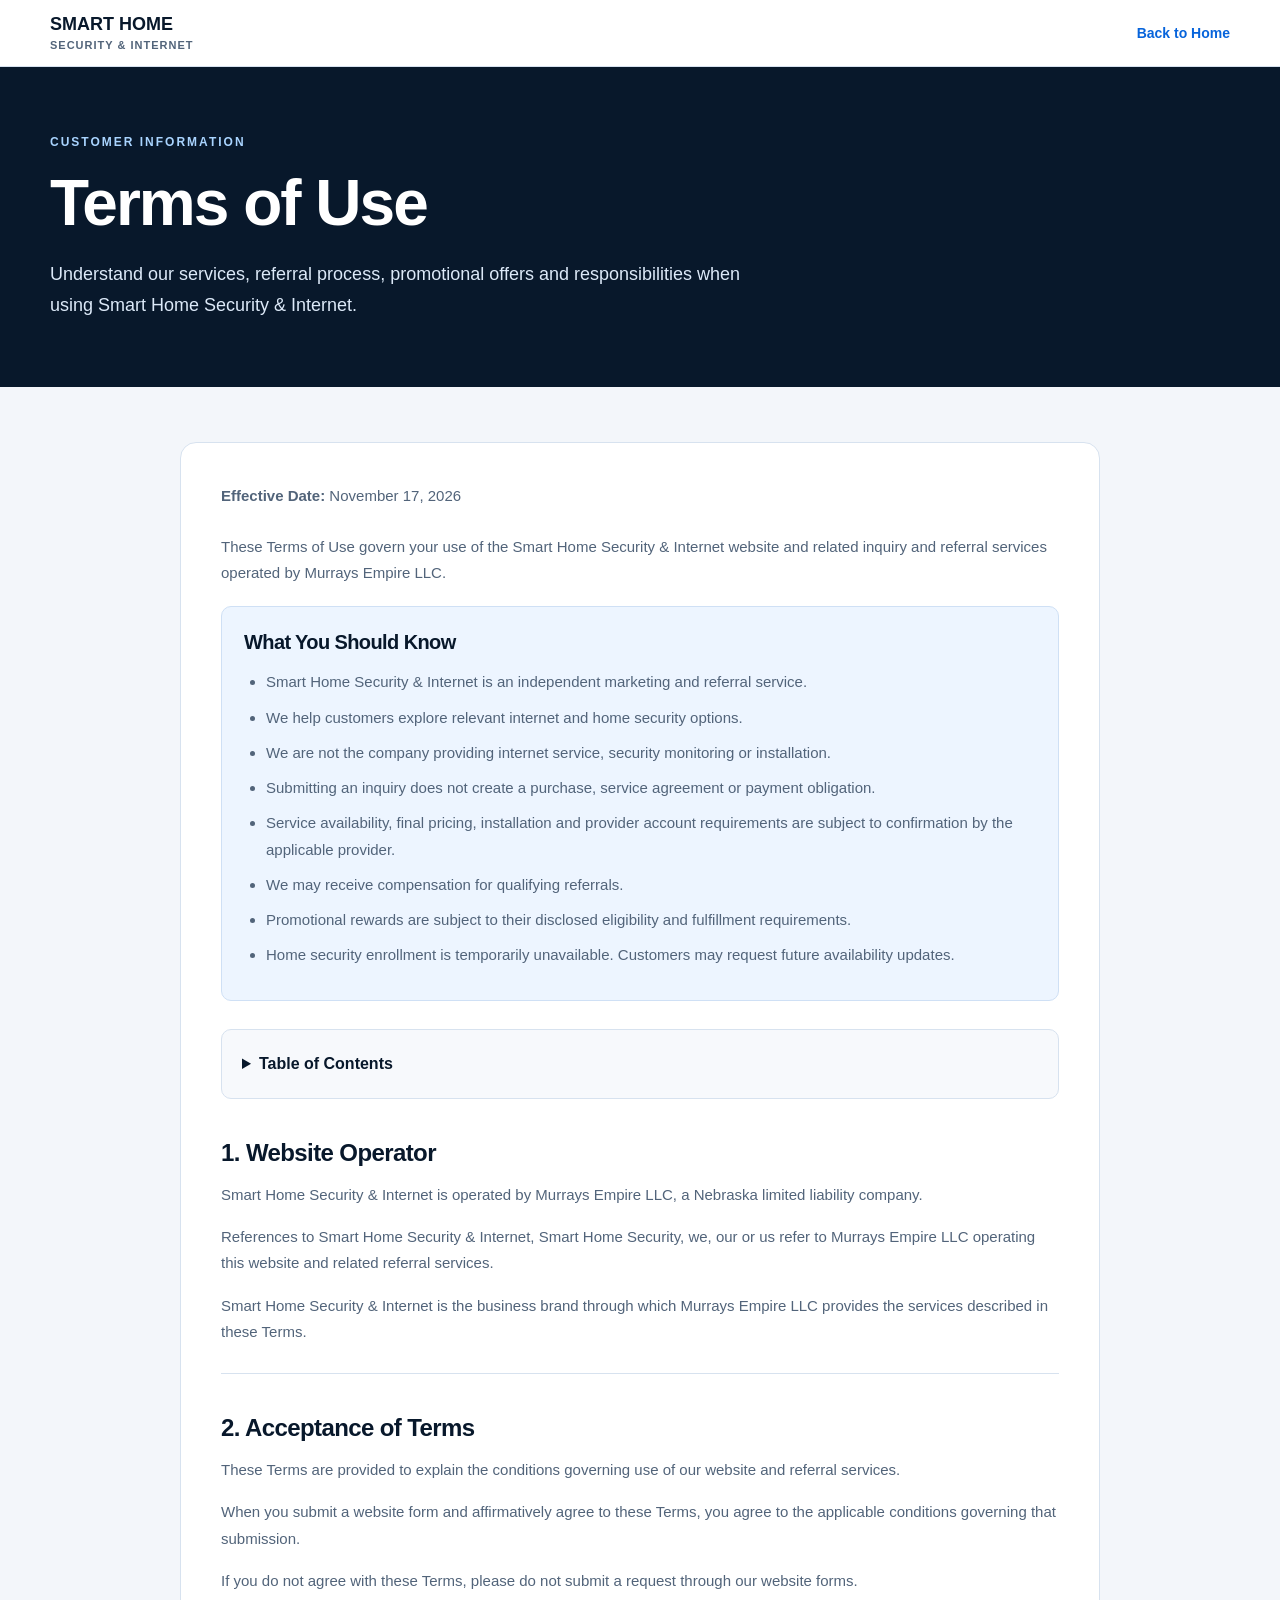
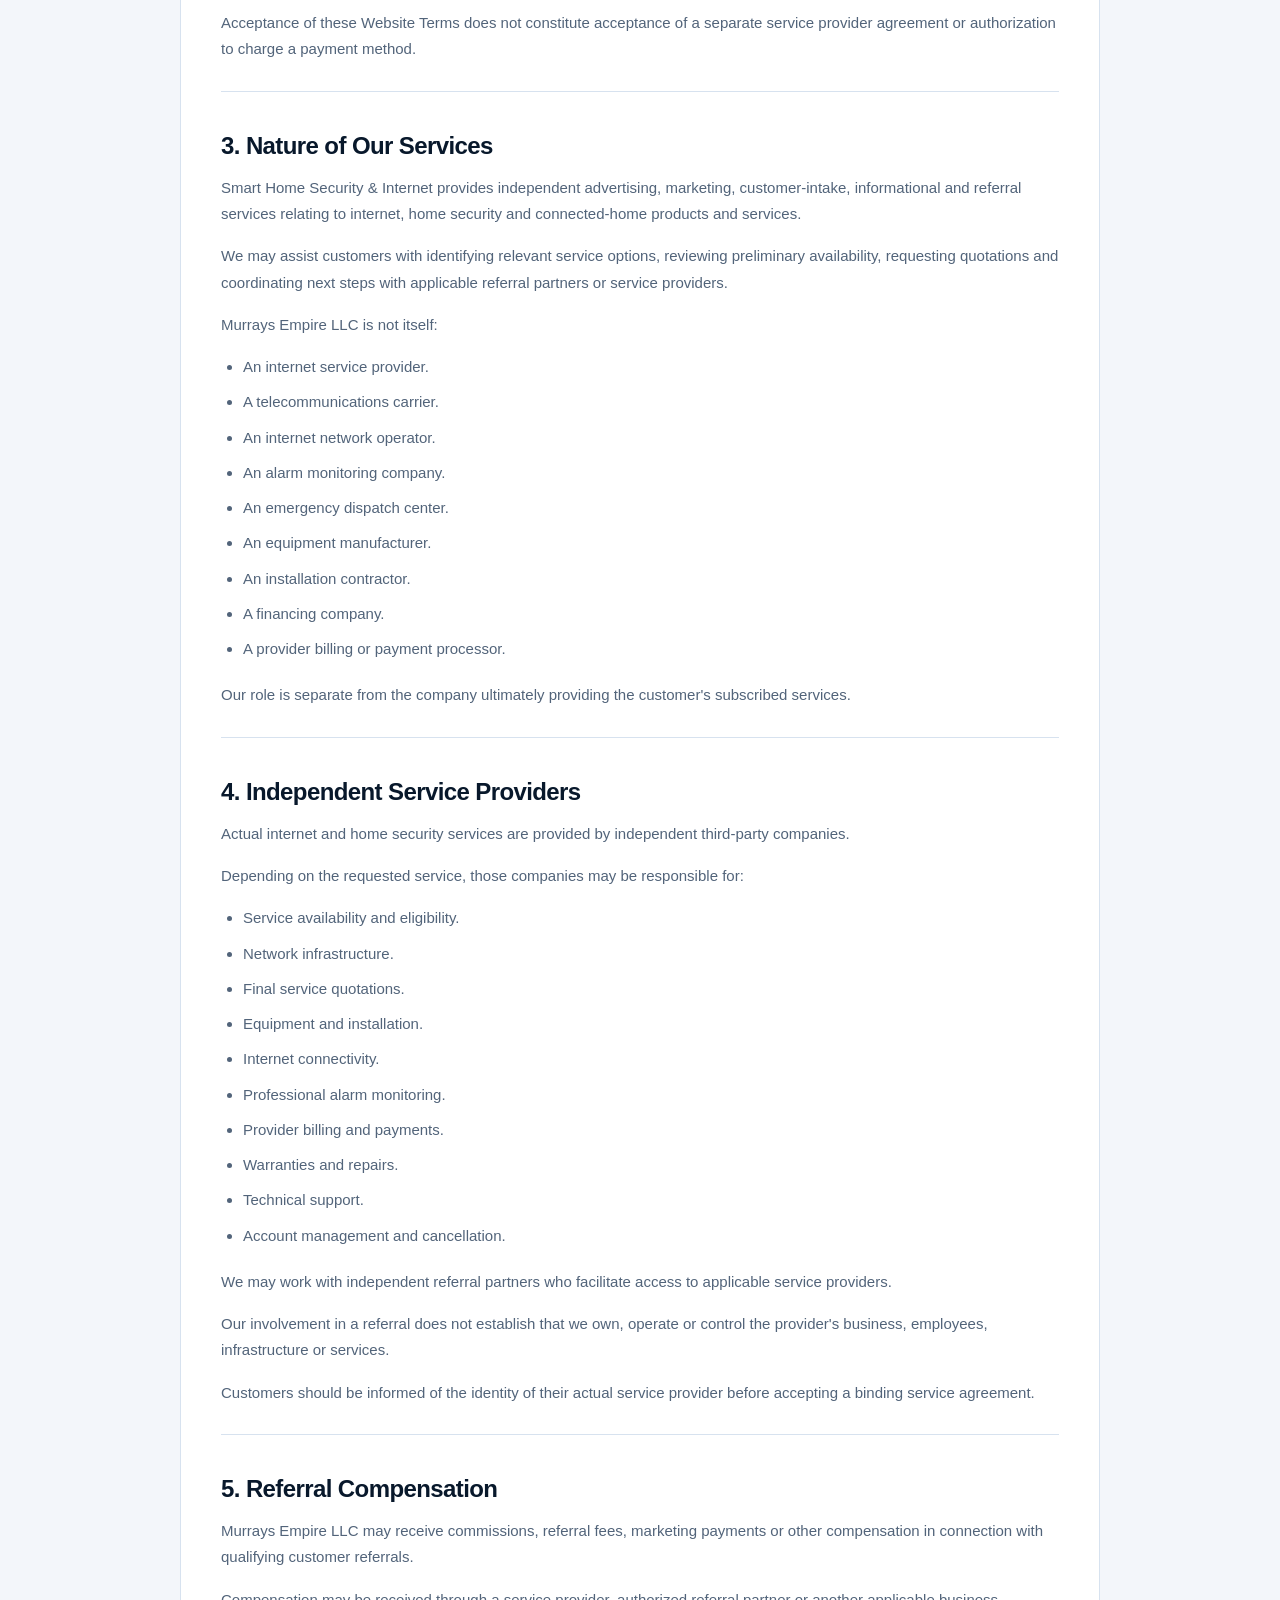
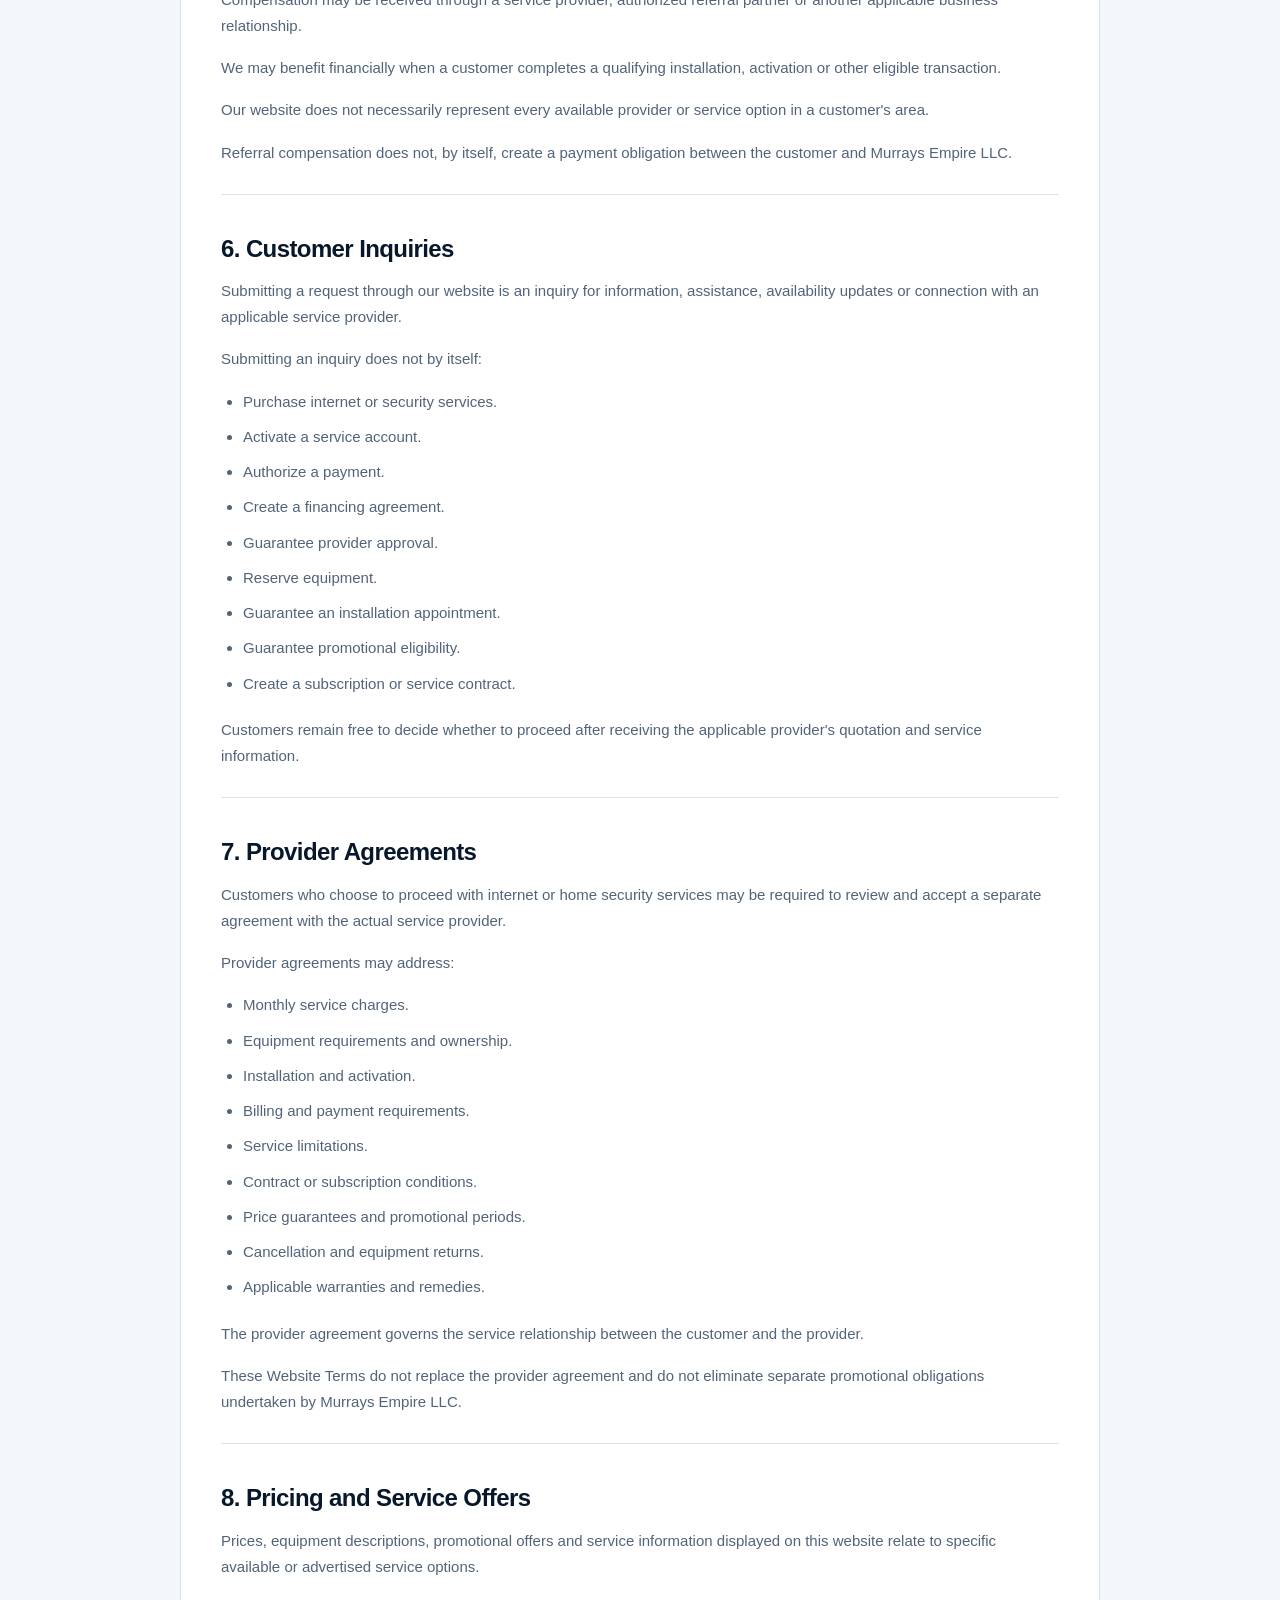
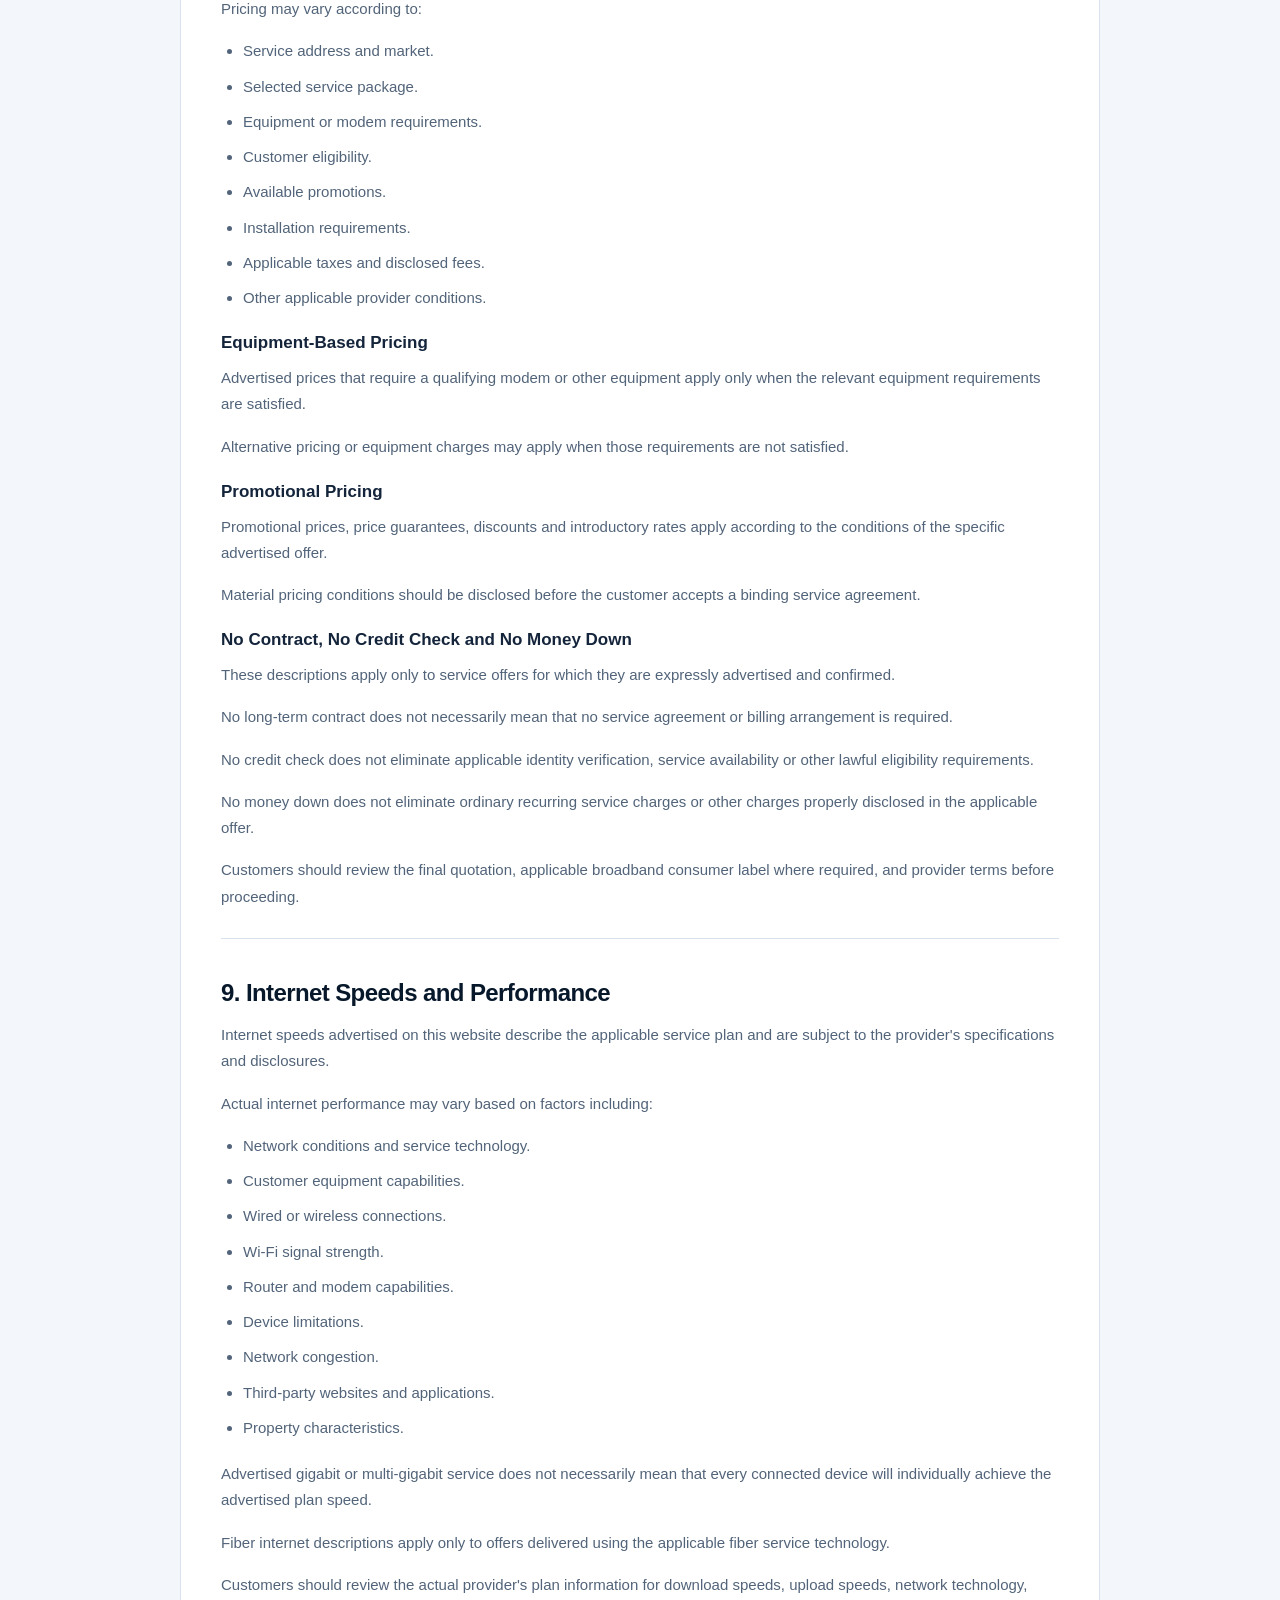
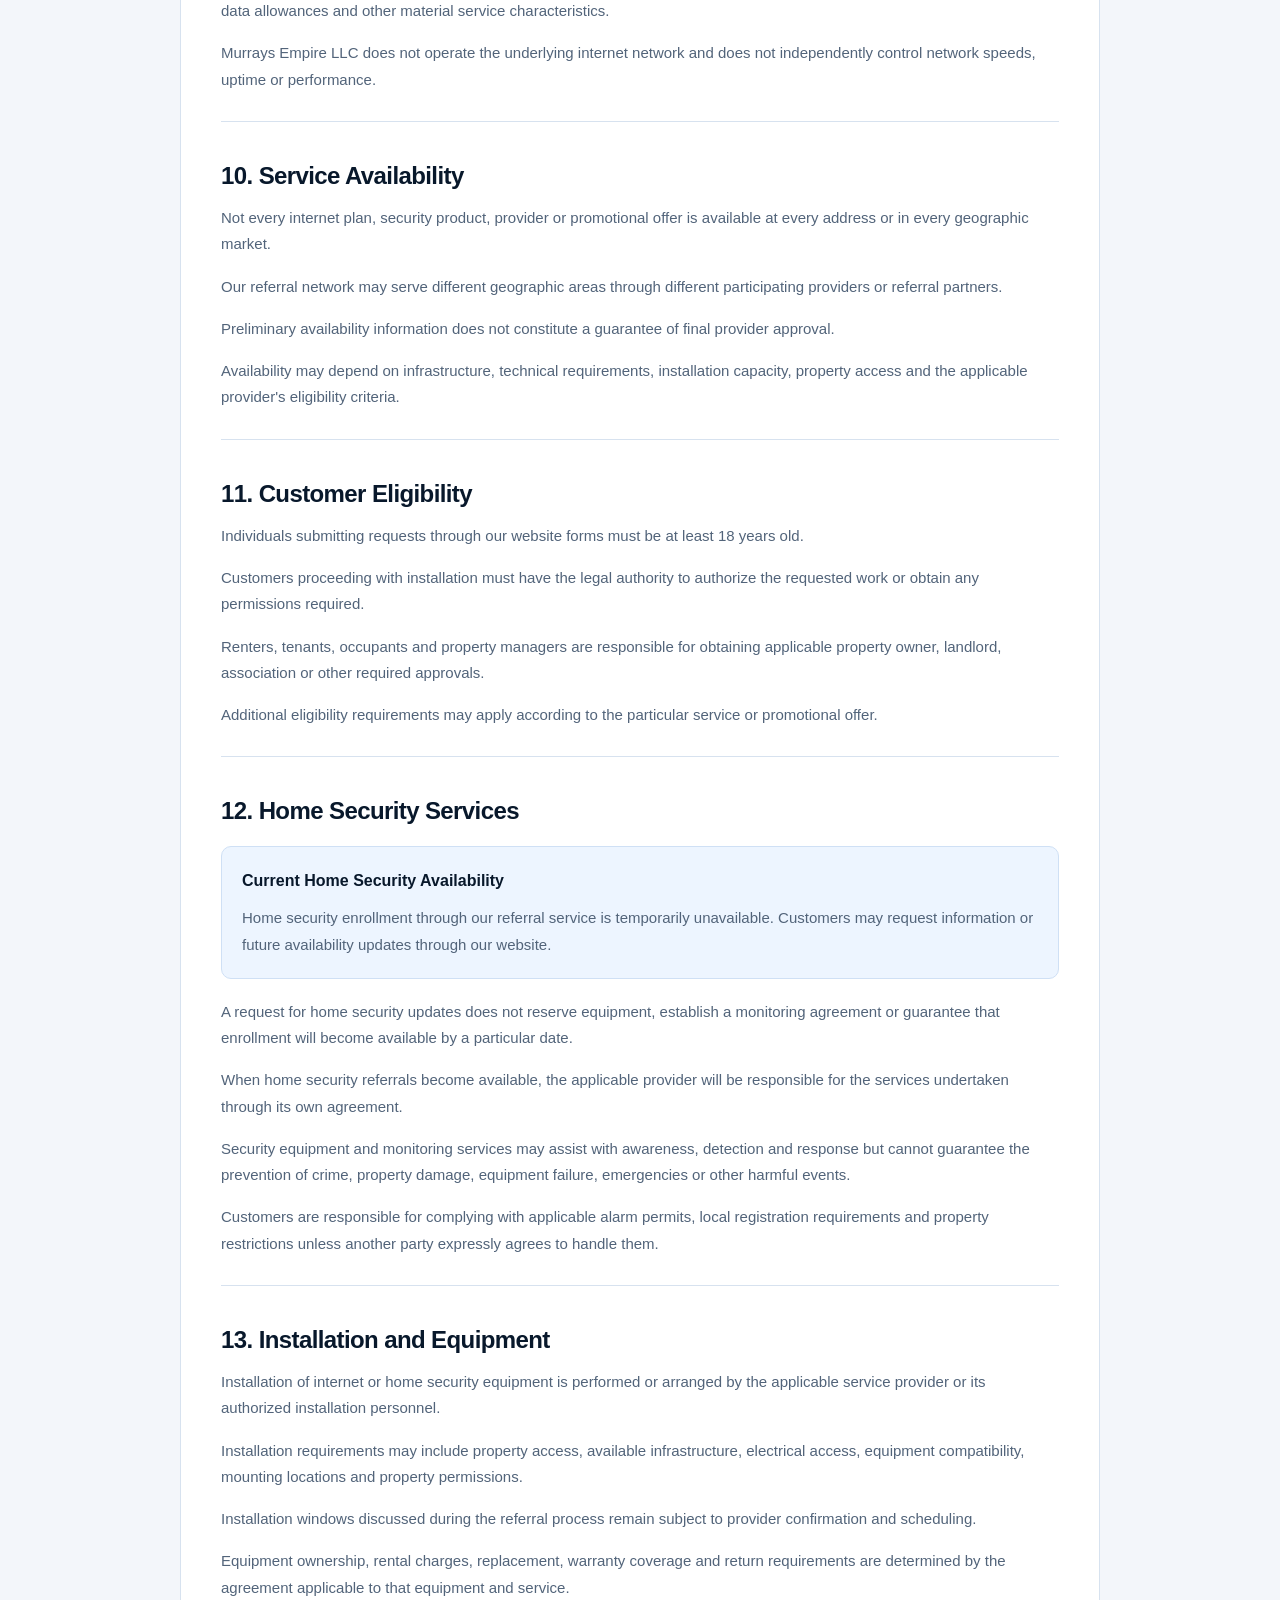
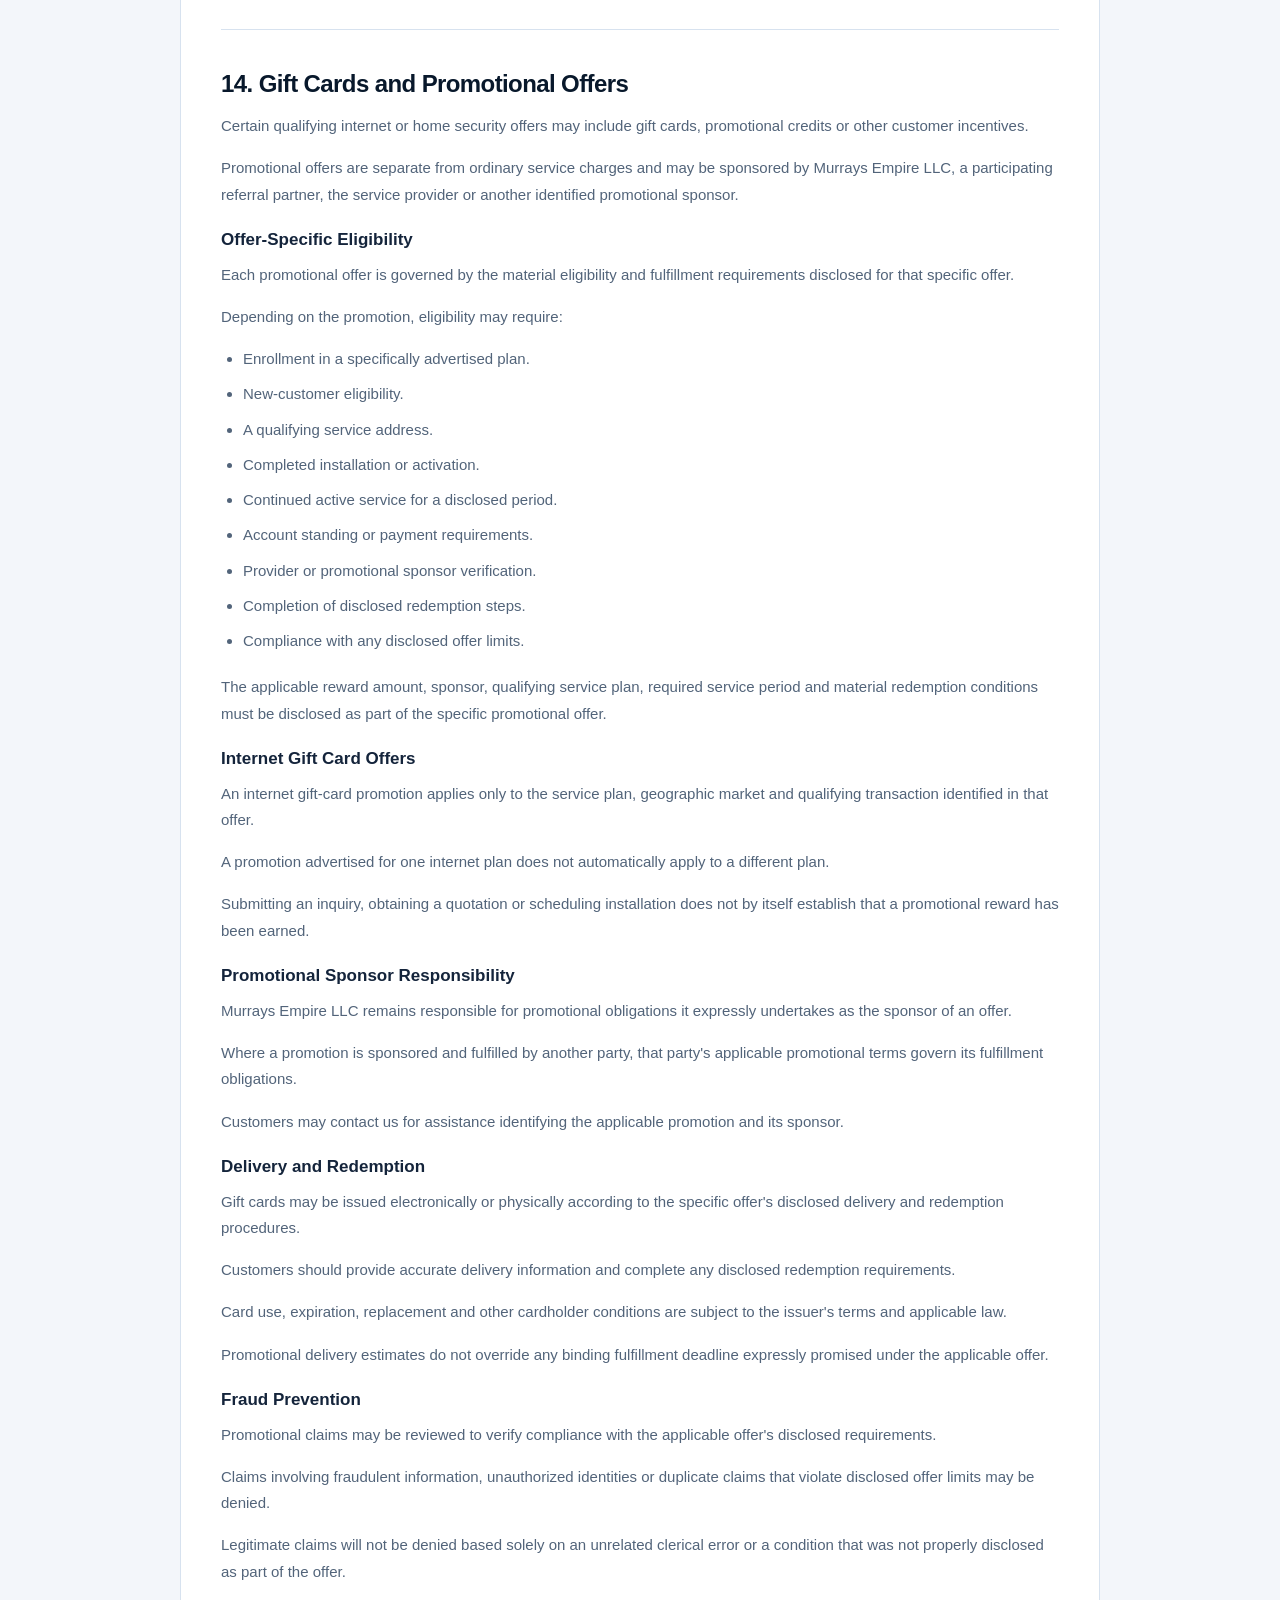
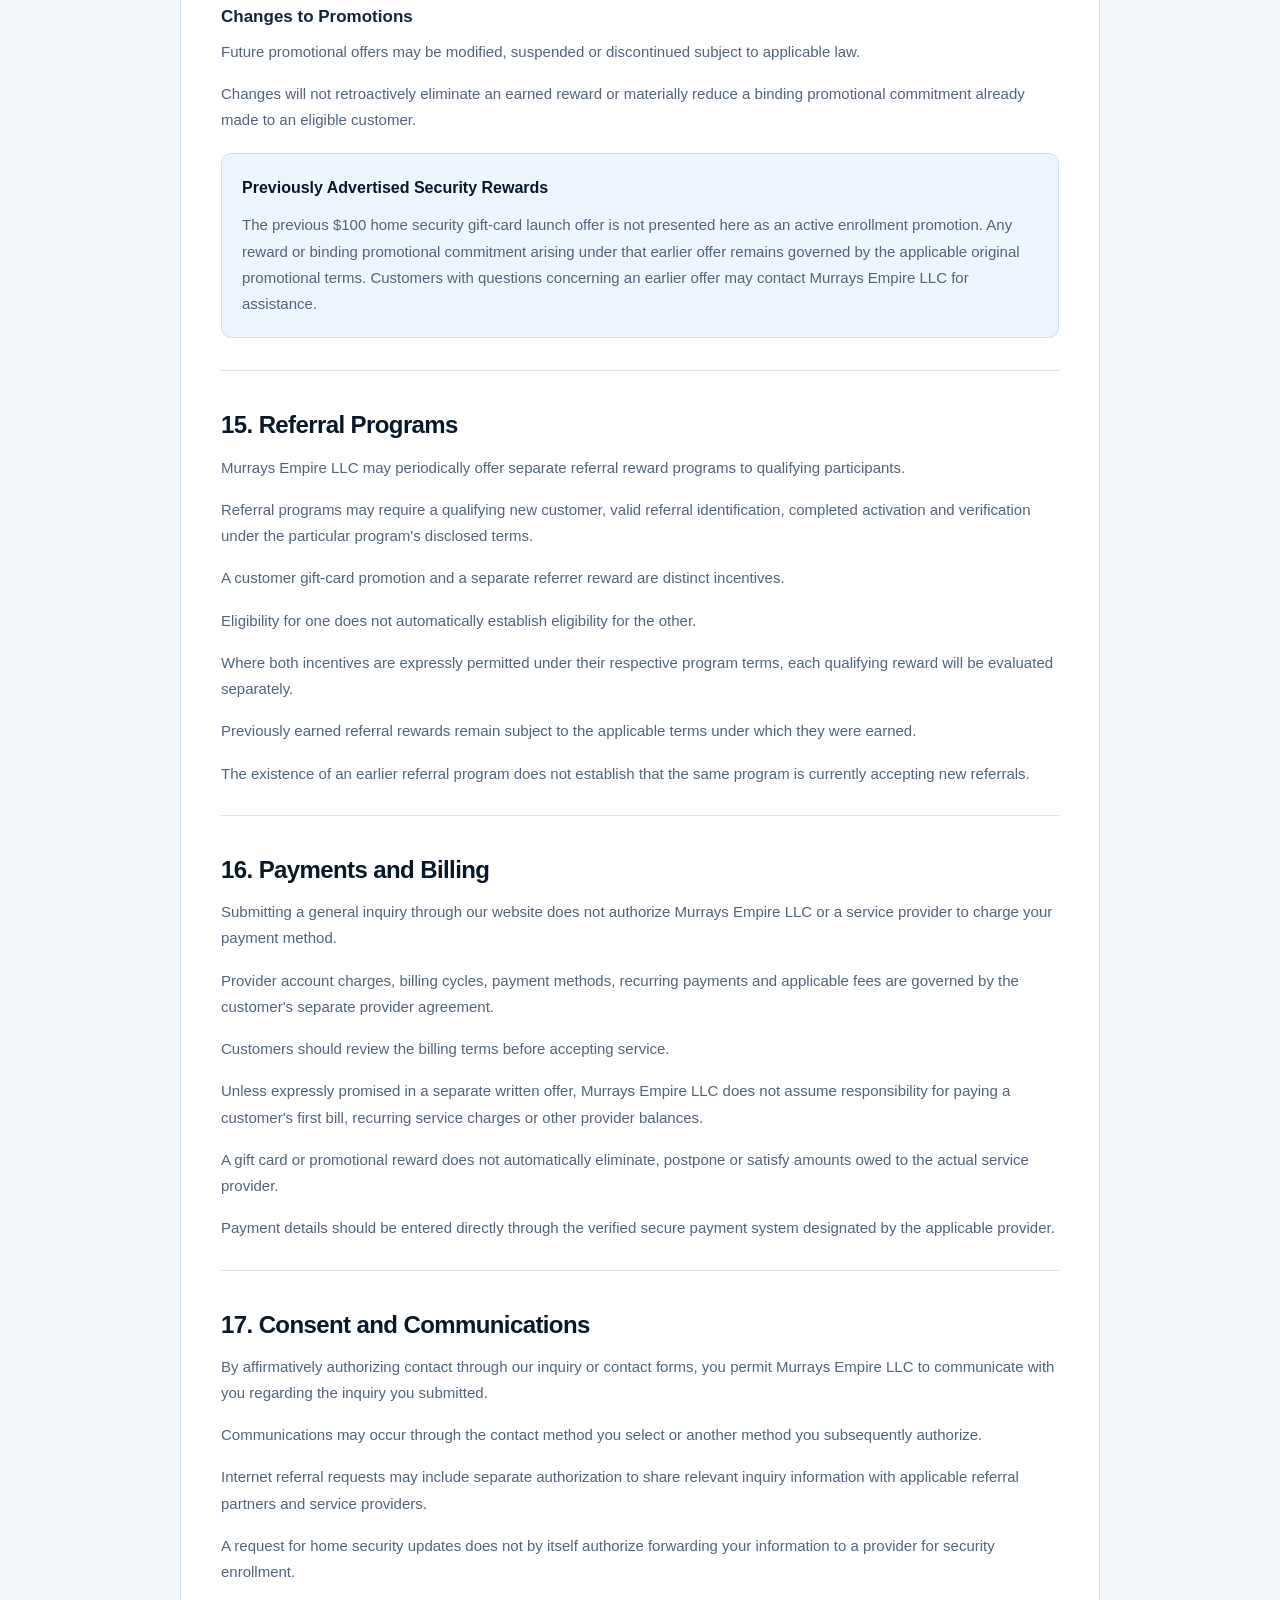
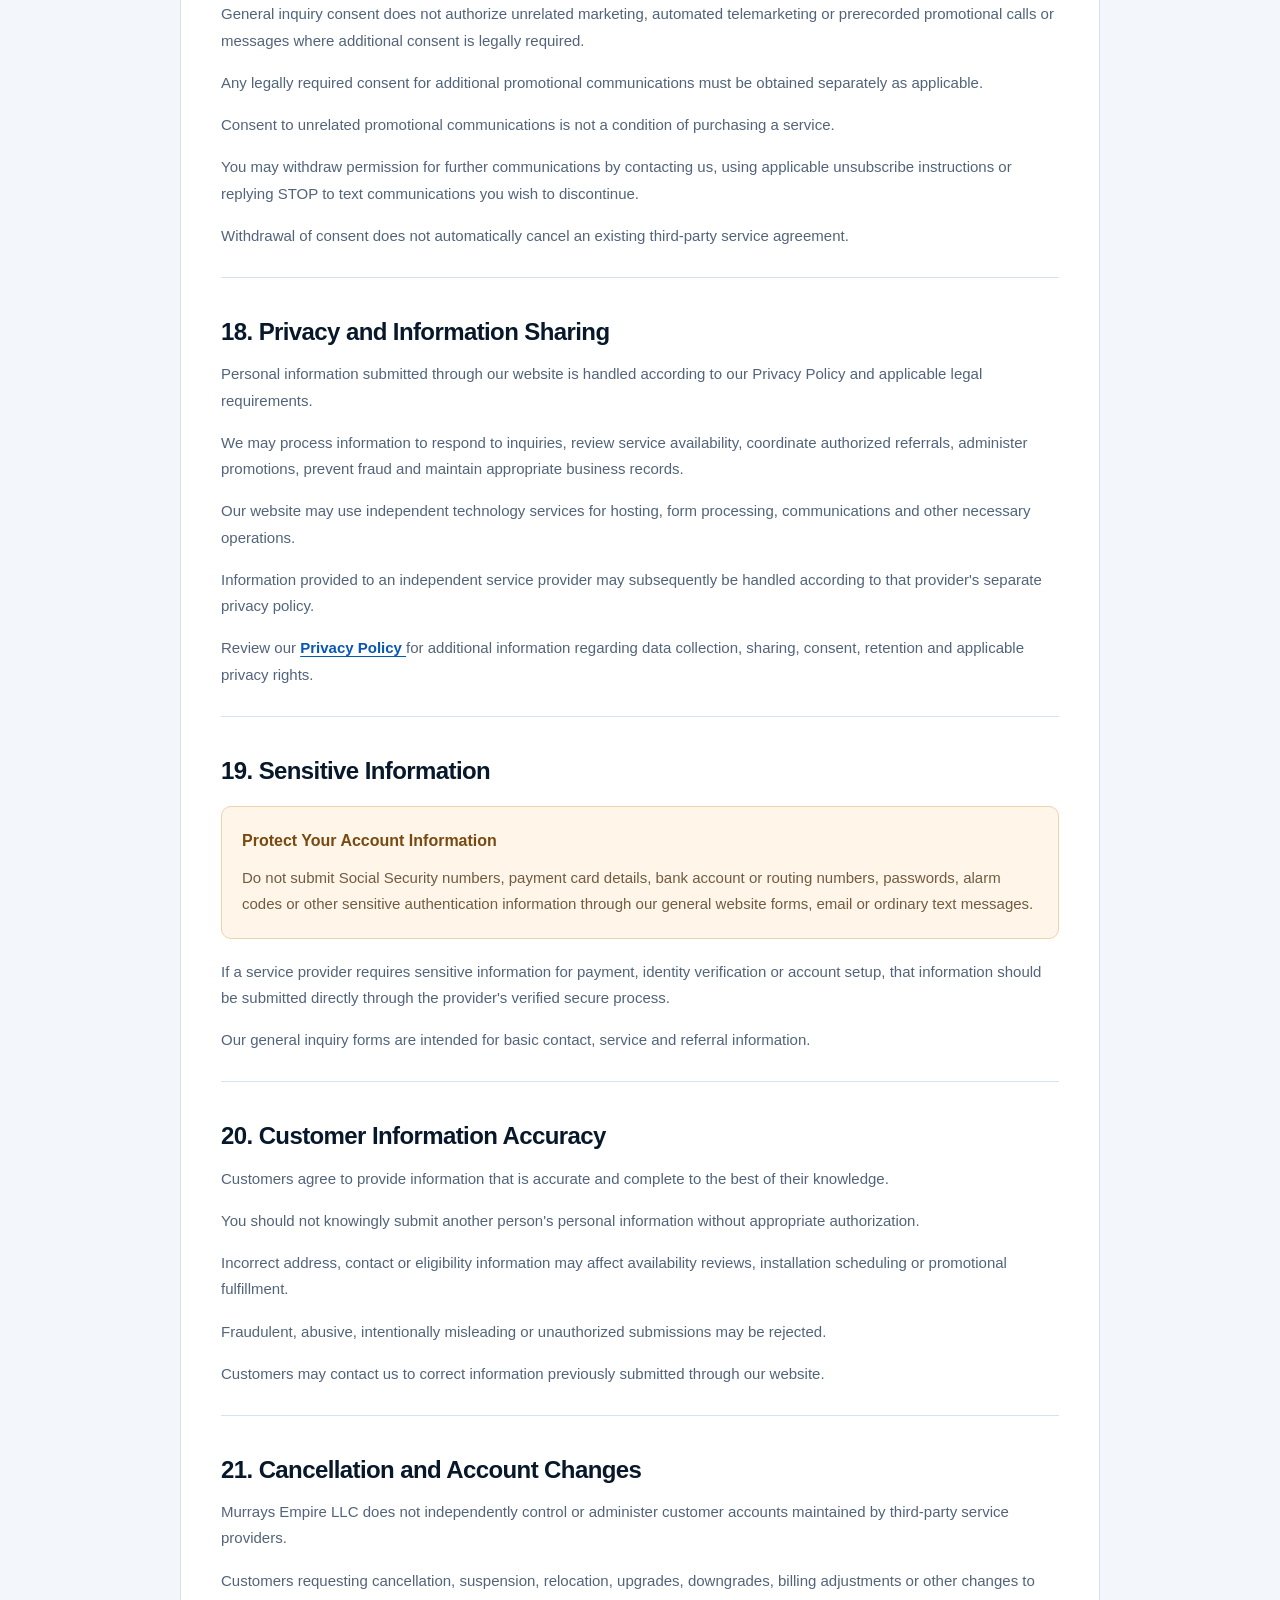
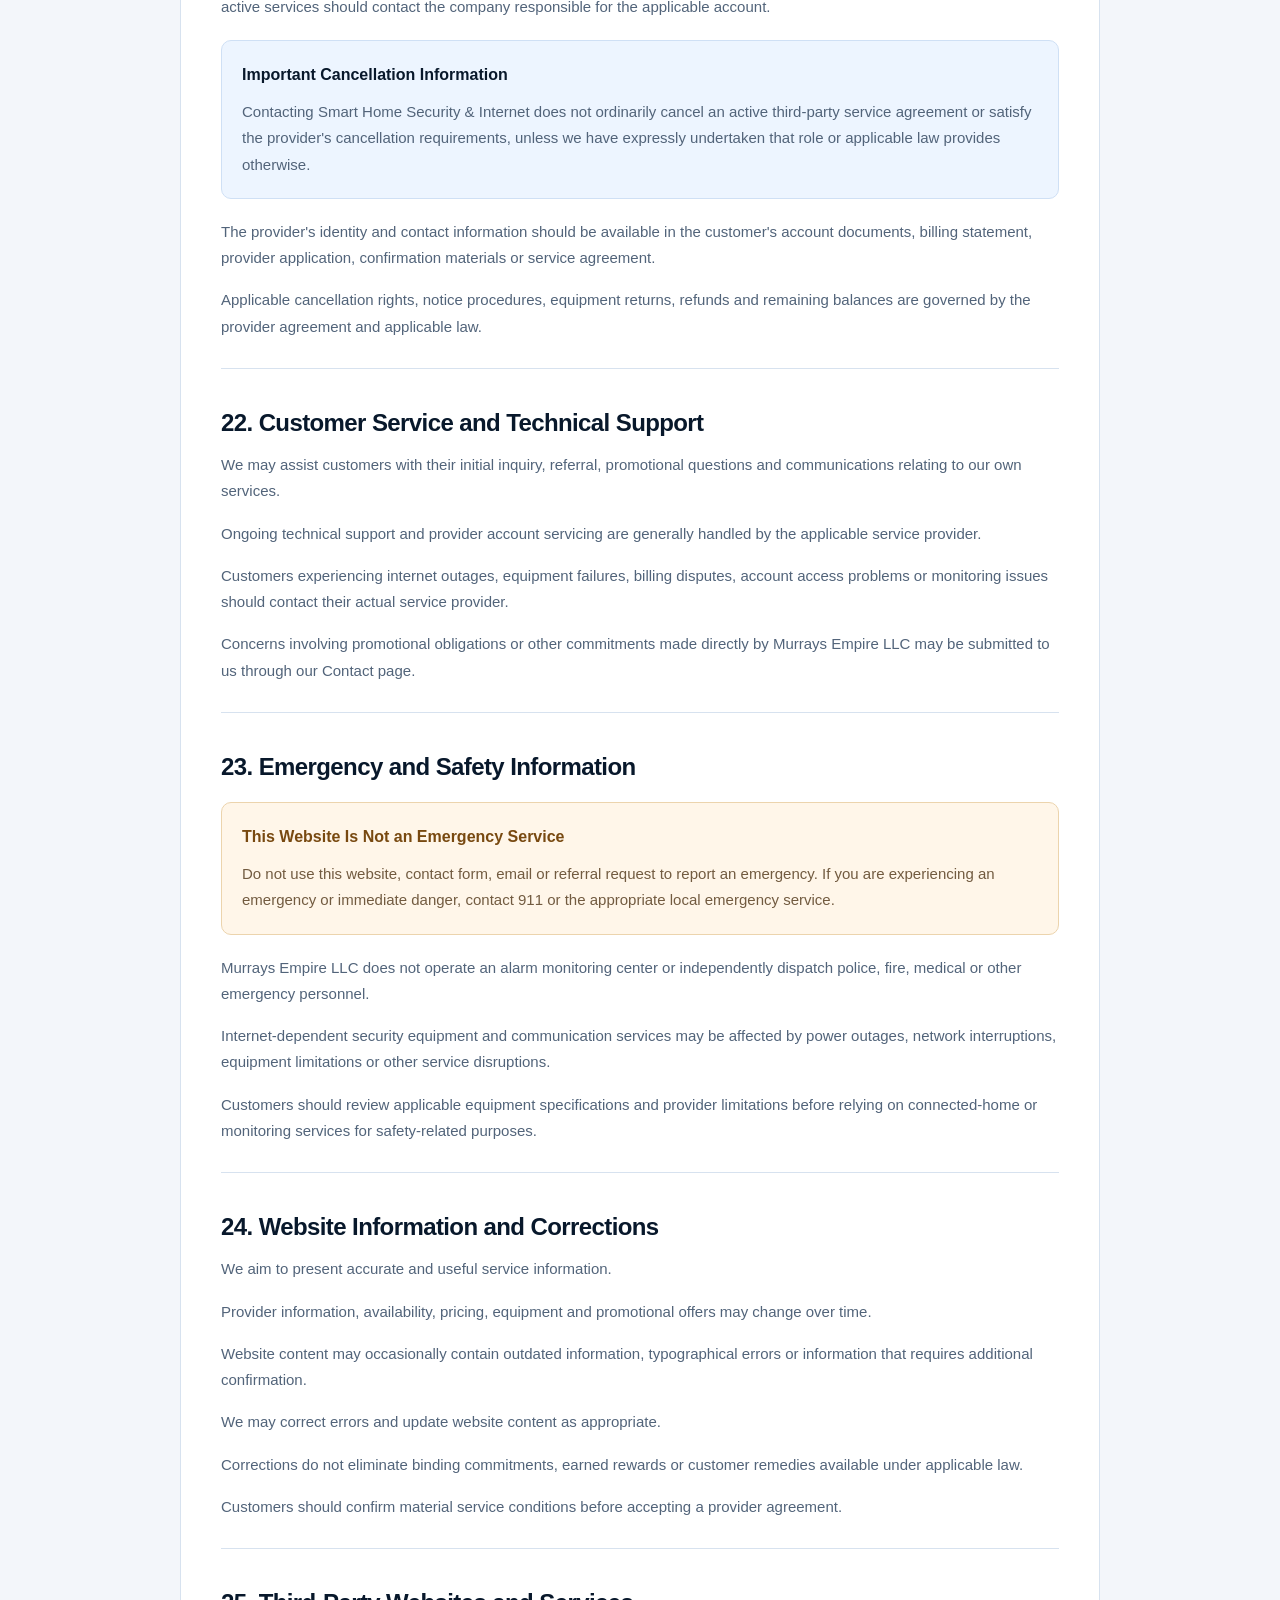
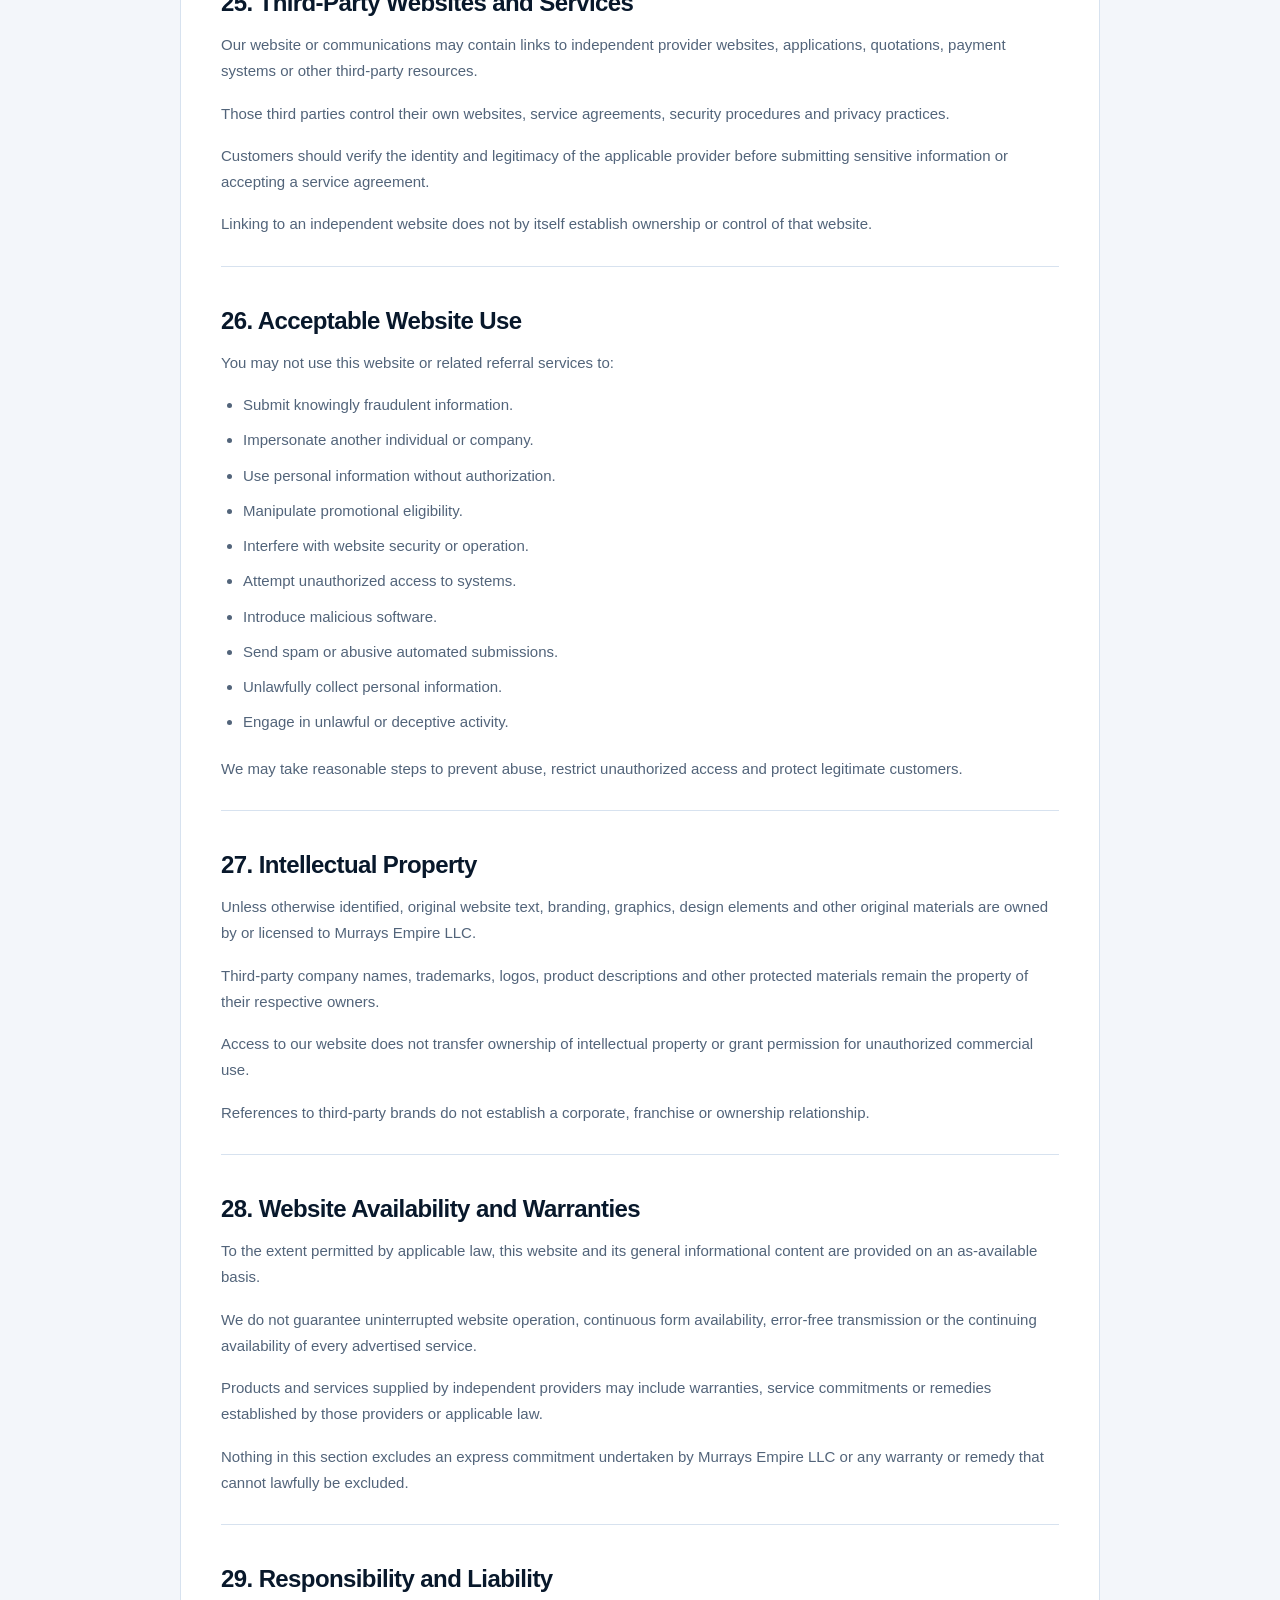
<file: terms.html>
<!DOCTYPE html>
<html lang="en">

<head>

<meta charset="UTF-8">
<meta name="viewport" content="width=device-width, initial-scale=1.0">

<title>Terms of Use | Smart Home Security &amp; Internet</title>

<meta name="description" content="Website Terms of Use, referral disclosures, service information, promotional conditions and customer responsibilities for Smart Home Security & Internet, operated by Murrays Empire LLC.">

<meta name="robots" content="index,follow">

<meta name="theme-color" content="#08182b">

<link rel="canonical" href="https://smarthomesecurityomaha.com/terms.html">

<style>

:root {
    --navy: #08182b;
    --blue: #0764db;
    --light: #f3f6fa;
    --white: #ffffff;
    --text: #14243b;
    --muted: #52647a;
    --border: #d7e2ef;
}

* {
    box-sizing: border-box;
}

html {
    scroll-behavior: smooth;
}

body {
    margin: 0;
    font-family: Arial, Helvetica, sans-serif;
    line-height: 1.75;
    color: var(--text);
    background: var(--light);
}

a {
    color: inherit;
}

.container {
    width: min(1180px, calc(100% - 40px));
    margin: auto;
}

a:focus-visible,
summary:focus-visible {
    outline: 2px solid var(--blue);
    outline-offset: 4px;
}

/* HEADER */

header {
    background: white;
    border-bottom: 1px solid var(--border);
}

.navigation {
    display: flex;
    align-items: center;
    justify-content: space-between;
    min-height: 66px;
    gap: 15px;
}

.wordmark {
    text-decoration: none;
    font-size: 18px;
    font-weight: 800;
    line-height: 1.15;
    color: var(--navy);
}

.wordmark small {
    display: block;
    color: var(--muted);
    font-size: 11px;
    letter-spacing: 1px;
    margin-top: 4px;
}

.home-link {
    color: var(--blue);
    font-size: 14px;
    font-weight: 700;
    text-decoration: none;
}

.home-link:hover {
    text-decoration: underline;
}

/* PAGE INTRODUCTION */

.page-intro {
    background: var(--navy);
    color: white;
    padding: 65px 0;
}

.eyebrow {
    color: #a9d4ff;
    font-size: 12px;
    font-weight: 700;
    letter-spacing: 2px;
    text-transform: uppercase;
    margin-bottom: 14px;
}

h1 {
    font-size: clamp(38px, 6vw, 64px);
    line-height: 1.15;
    letter-spacing: -2px;
    margin: 0 0 18px;
}

.page-intro p {
    color: #dce9f8;
    font-size: 18px;
    max-width: 720px;
    margin: 0;
}

/* MAIN CONTENT */

main {
    padding: 55px 0;
}

.terms-container {
    width: min(920px, calc(100% - 40px));
    margin: auto;
}

.terms-card {
    background: white;
    border: 1px solid var(--border);
    border-radius: 16px;
    padding: 40px;
}

.effective-date {
    color: var(--muted);
    font-size: 13px;
    margin: 0 0 25px;
}

h2 {
    font-size: 24px;
    line-height: 1.3;
    letter-spacing: -0.6px;
    color: var(--navy);
    margin: 38px 0 14px;
}

h3 {
    font-size: 17px;
    line-height: 1.4;
    margin: 20px 0 10px;
}

p {
    margin: 0 0 16px;
}

.terms-card p,
.terms-card li {
    color: var(--muted);
    font-size: 15px;
}

ul {
    padding-left: 22px;
    margin: 14px 0 20px;
}

li {
    margin-bottom: 9px;
}

.summary-box {
    background: #edf5ff;
    border: 1px solid #cfe0f5;
    border-radius: 10px;
    padding: 22px;
    margin: 20px 0 28px;
}

.summary-box h2 {
    font-size: 20px;
    margin: 0 0 14px;
}

.summary-box ul {
    margin-bottom: 0;
}

.terms-section {
    padding-bottom: 12px;
    scroll-margin-top: 25px;
}

.terms-section + .terms-section {
    border-top: 1px solid var(--border);
}

.legal-link {
    color: #0757b3;
    font-weight: 600;
    text-decoration: underline;
    text-underline-offset: 3px;
}

/* TABLE OF CONTENTS */

.contents {
    background: #f7f9fc;
    border: 1px solid var(--border);
    border-radius: 10px;
    padding: 20px;
    margin: 25px 0;
}

.contents summary {
    font-weight: 700;
    color: var(--navy);
    cursor: pointer;
}

.contents ol {
    padding-left: 23px;
    margin: 18px 0 0;
}

.contents a {
    color: var(--muted);
    text-decoration: none;
    font-size: 14px;
}

.contents a:hover {
    color: var(--blue);
    text-decoration: underline;
}

/* NOTICES */

.notice {
    background: #edf5ff;
    border: 1px solid #cfe0f5;
    border-radius: 10px;
    padding: 20px;
    margin: 20px 0;
}

.notice strong {
    display: block;
    color: var(--navy);
    margin-bottom: 10px;
}

.notice p {
    margin-bottom: 0;
}

.warning {
    background: #fff6e9;
    border: 1px solid #ecd4ad;
    border-radius: 10px;
    padding: 20px;
    margin: 20px 0;
}

.warning strong {
    display: block;
    color: #784910;
    margin-bottom: 10px;
}

.warning p {
    color: #725b40;
    margin-bottom: 0;
}

/* CONTACT */

.button {
    display: inline-flex;
    align-items: center;
    justify-content: center;
    min-height: 48px;
    padding: 13px 24px;
    border-radius: 7px;
    background: var(--blue);
    color: white;
    font-weight: 700;
    text-align: center;
    text-decoration: none;
}

.button:hover {
    background: #084eac;
}

.contact-box {
    background: var(--light);
    border: 1px solid var(--border);
    border-radius: 10px;
    padding: 24px;
    margin-top: 25px;
}

.contact-box h3 {
    margin-top: 0;
}

/* FOOTER */

footer {
    background: var(--navy);
    color: #dce9f8;
    padding: 40px 0;
}

.footer-brand {
    font-size: 18px;
    font-weight: 800;
    line-height: 1.2;
    color: white;
}

.footer-brand small {
    display: block;
    font-size: 11px;
    letter-spacing: 1px;
}

.footer-ownership {
    font-size: 14px;
    margin: 18px 0 0;
}

.footer-links {
    display: flex;
    flex-wrap: wrap;
    align-items: center;
    gap: 18px;
    margin: 24px 0;
}

.footer-links a {
    color: white;
    text-decoration: none;
    font-size: 14px;
}

.footer-links a:hover {
    text-decoration: underline;
}

.copyright {
    font-size: 14px;
    color: #afc3dc;
    margin-bottom: 0;
}

/* MOBILE */

@media (max-width: 760px) {

    .container,
    .terms-container {
        width: calc(100% - 32px);
    }

    .navigation {
        min-height: 58px;
    }

    .wordmark {
        font-size: 16px;
    }

    .wordmark small {
        font-size: 10px;
    }

    .home-link {
        font-size: 13px;
    }

    .page-intro {
        padding: 40px 0;
    }

    .page-intro p {
        font-size: 16px;
    }

    main {
        padding: 25px 0;
    }

    .terms-card {
        padding: 22px;
    }

    h2 {
        font-size: 21px;
    }

    .summary-box,
    .contents,
    .notice,
    .warning,
    .contact-box {
        padding: 17px;
    }

    .contact-box .button {
        width: 100%;
    }

}

@media (prefers-reduced-motion: reduce) {

    html {
        scroll-behavior: auto;
    }

}

</style>

</head>

<body>

<!-- HEADER -->

<header>

    <nav class="container navigation"
         aria-label="Main navigation">

        <a class="wordmark" href="index.html">

            SMART HOME

            <small>SECURITY &amp; INTERNET</small>

        </a>

        <a class="home-link" href="index.html">

            Back to Home

        </a>

    </nav>

</header>

<!-- PAGE INTRODUCTION -->

<section class="page-intro">

    <div class="container">

        <div class="eyebrow">

            Customer Information

        </div>

        <h1>Terms of Use</h1>

        <p>

            Understand our services, referral process,
            promotional offers and responsibilities
            when using Smart Home Security &amp; Internet.

        </p>

    </div>

</section>

<main>

<div class="terms-container">

<article class="terms-card">

    <p class="effective-date">

        <strong>Effective Date:</strong>
        November 17, 2026

    </p>

    <p>

        These Terms of Use govern your use of the
        Smart Home Security &amp; Internet website
        and related inquiry and referral services
        operated by Murrays Empire LLC.

    </p>

    <!-- SUMMARY -->

    <div class="summary-box">

        <h2>What You Should Know</h2>

        <ul>

            <li>
                Smart Home Security &amp; Internet
                is an independent marketing and
                referral service.
            </li>

            <li>
                We help customers explore relevant
                internet and home security options.
            </li>

            <li>
                We are not the company providing
                internet service, security monitoring
                or installation.
            </li>

            <li>
                Submitting an inquiry does not
                create a purchase, service agreement
                or payment obligation.
            </li>

            <li>
                Service availability, final pricing,
                installation and provider account
                requirements are subject to confirmation
                by the applicable provider.
            </li>

            <li>
                We may receive compensation for
                qualifying referrals.
            </li>

            <li>
                Promotional rewards are subject
                to their disclosed eligibility
                and fulfillment requirements.
            </li>

            <li>
                Home security enrollment is
                temporarily unavailable. Customers
                may request future availability updates.
            </li>

        </ul>

    </div>

    <!-- TABLE OF CONTENTS -->

    <details class="contents">

        <summary>Table of Contents</summary>

        <ol>

            <li><a href="#operator">Website Operator</a></li>

            <li><a href="#acceptance">Acceptance of Terms</a></li>

            <li><a href="#services">Nature of Our Services</a></li>

            <li><a href="#providers">Independent Service Providers</a></li>

            <li><a href="#compensation">Referral Compensation</a></li>

            <li><a href="#inquiries">Customer Inquiries</a></li>

            <li><a href="#agreements">Provider Agreements</a></li>

            <li><a href="#pricing">Pricing and Service Offers</a></li>

            <li><a href="#internet">Internet Speeds and Performance</a></li>

            <li><a href="#availability">Service Availability</a></li>

            <li><a href="#eligibility">Customer Eligibility</a></li>

            <li><a href="#security">Home Security Services</a></li>

            <li><a href="#installation">Installation and Equipment</a></li>

            <li><a href="#gift-card-offer">Gift Cards and Promotions</a></li>

            <li><a href="#referrals">Referral Programs</a></li>

            <li><a href="#billing">Payments and Billing</a></li>

            <li><a href="#consent">Consent and Communications</a></li>

            <li><a href="#privacy">Privacy and Information Sharing</a></li>

            <li><a href="#sensitive">Sensitive Information</a></li>

            <li><a href="#accuracy">Customer Information Accuracy</a></li>

            <li><a href="#cancellation">Cancellation and Account Changes</a></li>

            <li><a href="#support">Customer Service and Technical Support</a></li>

            <li><a href="#emergency">Emergency and Safety Information</a></li>

            <li><a href="#errors">Website Information and Corrections</a></li>

            <li><a href="#third-party">Third-Party Websites</a></li>

            <li><a href="#prohibited">Acceptable Website Use</a></li>

            <li><a href="#intellectual">Intellectual Property</a></li>

            <li><a href="#warranties">Website Availability and Warranties</a></li>

            <li><a href="#liability">Responsibility and Liability</a></li>

            <li><a href="#disputes">Customer Concerns and Disputes</a></li>

            <li><a href="#law">Governing Law</a></li>

            <li><a href="#severability">Severability and No Waiver</a></li>

            <li><a href="#changes">Changes to These Terms</a></li>

            <li><a href="#entire">Entire Agreement</a></li>

            <li><a href="#contact">Contact Information</a></li>

        </ol>

    </details>

    <!-- SECTION 1 -->

    <section class="terms-section" id="operator">

        <h2>1. Website Operator</h2>

        <p>

            Smart Home Security &amp; Internet
            is operated by Murrays Empire LLC,
            a Nebraska limited liability company.

        </p>

        <p>

            References to Smart Home Security &amp;
            Internet, Smart Home Security, we,
            our or us refer to Murrays Empire LLC
            operating this website and related
            referral services.

        </p>

        <p>

            Smart Home Security &amp; Internet is
            the business brand through which
            Murrays Empire LLC provides the
            services described in these Terms.

        </p>

    </section>

    <!-- SECTION 2 -->

    <section class="terms-section" id="acceptance">

        <h2>2. Acceptance of Terms</h2>

        <p>

            These Terms are provided to explain
            the conditions governing use of
            our website and referral services.

        </p>

        <p>

            When you submit a website form and
            affirmatively agree to these Terms,
            you agree to the applicable conditions
            governing that submission.

        </p>

        <p>

            If you do not agree with these Terms,
            please do not submit a request through
            our website forms.

        </p>

        <p>

            Acceptance of these Website Terms
            does not constitute acceptance of
            a separate service provider agreement
            or authorization to charge a payment method.

        </p>

    </section>

    <!-- SECTION 3 -->

    <section class="terms-section" id="services">

        <h2>3. Nature of Our Services</h2>

        <p>

            Smart Home Security &amp; Internet
            provides independent advertising,
            marketing, customer-intake,
            informational and referral services
            relating to internet, home security
            and connected-home products and services.

        </p>

        <p>

            We may assist customers with identifying
            relevant service options, reviewing
            preliminary availability, requesting
            quotations and coordinating next steps
            with applicable referral partners or
            service providers.

        </p>

        <p>

            Murrays Empire LLC is not itself:

        </p>

        <ul>

            <li>An internet service provider.</li>

            <li>A telecommunications carrier.</li>

            <li>An internet network operator.</li>

            <li>An alarm monitoring company.</li>

            <li>An emergency dispatch center.</li>

            <li>An equipment manufacturer.</li>

            <li>An installation contractor.</li>

            <li>A financing company.</li>

            <li>A provider billing or payment processor.</li>

        </ul>

        <p>

            Our role is separate from the company
            ultimately providing the customer's
            subscribed services.

        </p>

    </section>

    <!-- SECTION 4 -->

    <section class="terms-section" id="providers">

        <h2>4. Independent Service Providers</h2>

        <p>

            Actual internet and home security
            services are provided by independent
            third-party companies.

        </p>

        <p>

            Depending on the requested service,
            those companies may be responsible for:

        </p>

        <ul>

            <li>Service availability and eligibility.</li>

            <li>Network infrastructure.</li>

            <li>Final service quotations.</li>

            <li>Equipment and installation.</li>

            <li>Internet connectivity.</li>

            <li>Professional alarm monitoring.</li>

            <li>Provider billing and payments.</li>

            <li>Warranties and repairs.</li>

            <li>Technical support.</li>

            <li>Account management and cancellation.</li>

        </ul>

        <p>

            We may work with independent referral
            partners who facilitate access to
            applicable service providers.

        </p>

        <p>

            Our involvement in a referral does
            not establish that we own, operate
            or control the provider's business,
            employees, infrastructure or services.

        </p>

        <p>

            Customers should be informed of the
            identity of their actual service
            provider before accepting a binding
            service agreement.

        </p>

    </section>

    <!-- SECTION 5 -->

    <section class="terms-section" id="compensation">

        <h2>5. Referral Compensation</h2>

        <p>

            Murrays Empire LLC may receive
            commissions, referral fees,
            marketing payments or other
            compensation in connection with
            qualifying customer referrals.

        </p>

        <p>

            Compensation may be received through
            a service provider, authorized
            referral partner or another applicable
            business relationship.

        </p>

        <p>

            We may benefit financially when
            a customer completes a qualifying
            installation, activation or other
            eligible transaction.

        </p>

        <p>

            Our website does not necessarily
            represent every available provider
            or service option in a customer's area.

        </p>

        <p>

            Referral compensation does not,
            by itself, create a payment obligation
            between the customer and Murrays Empire LLC.

        </p>

    </section>

    <!-- SECTION 6 -->

    <section class="terms-section" id="inquiries">

        <h2>6. Customer Inquiries</h2>

        <p>

            Submitting a request through our
            website is an inquiry for information,
            assistance, availability updates
            or connection with an applicable
            service provider.

        </p>

        <p>

            Submitting an inquiry does not by itself:

        </p>

        <ul>

            <li>Purchase internet or security services.</li>

            <li>Activate a service account.</li>

            <li>Authorize a payment.</li>

            <li>Create a financing agreement.</li>

            <li>Guarantee provider approval.</li>

            <li>Reserve equipment.</li>

            <li>Guarantee an installation appointment.</li>

            <li>Guarantee promotional eligibility.</li>

            <li>Create a subscription or service contract.</li>

        </ul>

        <p>

            Customers remain free to decide
            whether to proceed after receiving
            the applicable provider's quotation
            and service information.

        </p>

    </section>

    <!-- SECTION 7 -->

    <section class="terms-section" id="agreements">

        <h2>7. Provider Agreements</h2>

        <p>

            Customers who choose to proceed
            with internet or home security
            services may be required to review
            and accept a separate agreement
            with the actual service provider.

        </p>

        <p>

            Provider agreements may address:

        </p>

        <ul>

            <li>Monthly service charges.</li>

            <li>Equipment requirements and ownership.</li>

            <li>Installation and activation.</li>

            <li>Billing and payment requirements.</li>

            <li>Service limitations.</li>

            <li>Contract or subscription conditions.</li>

            <li>Price guarantees and promotional periods.</li>

            <li>Cancellation and equipment returns.</li>

            <li>Applicable warranties and remedies.</li>

        </ul>

        <p>

            The provider agreement governs
            the service relationship between
            the customer and the provider.

        </p>

        <p>

            These Website Terms do not replace
            the provider agreement and do not
            eliminate separate promotional
            obligations undertaken by Murrays Empire LLC.

        </p>

    </section>

    <!-- SECTION 8 -->

    <section class="terms-section" id="pricing">

        <h2>8. Pricing and Service Offers</h2>

        <p>

            Prices, equipment descriptions,
            promotional offers and service
            information displayed on this
            website relate to specific available
            or advertised service options.

        </p>

        <p>

            Pricing may vary according to:

        </p>

        <ul>

            <li>Service address and market.</li>

            <li>Selected service package.</li>

            <li>Equipment or modem requirements.</li>

            <li>Customer eligibility.</li>

            <li>Available promotions.</li>

            <li>Installation requirements.</li>

            <li>Applicable taxes and disclosed fees.</li>

            <li>Other applicable provider conditions.</li>

        </ul>

        <h3>Equipment-Based Pricing</h3>

        <p>

            Advertised prices that require a
            qualifying modem or other equipment
            apply only when the relevant
            equipment requirements are satisfied.

        </p>

        <p>

            Alternative pricing or equipment
            charges may apply when those
            requirements are not satisfied.

        </p>

        <h3>Promotional Pricing</h3>

        <p>

            Promotional prices, price guarantees,
            discounts and introductory rates
            apply according to the conditions
            of the specific advertised offer.

        </p>

        <p>

            Material pricing conditions should
            be disclosed before the customer
            accepts a binding service agreement.

        </p>

        <h3>No Contract, No Credit Check and No Money Down</h3>

        <p>

            These descriptions apply only to
            service offers for which they are
            expressly advertised and confirmed.

        </p>

        <p>

            No long-term contract does not
            necessarily mean that no service
            agreement or billing arrangement
            is required.

        </p>

        <p>

            No credit check does not eliminate
            applicable identity verification,
            service availability or other lawful
            eligibility requirements.

        </p>

        <p>

            No money down does not eliminate
            ordinary recurring service charges
            or other charges properly disclosed
            in the applicable offer.

        </p>

        <p>

            Customers should review the final
            quotation, applicable broadband
            consumer label where required,
            and provider terms before proceeding.

        </p>

    </section>

    <!-- SECTION 9 -->

    <section class="terms-section" id="internet">

        <h2>9. Internet Speeds and Performance</h2>

        <p>

            Internet speeds advertised on this
            website describe the applicable
            service plan and are subject to
            the provider's specifications
            and disclosures.

        </p>

        <p>

            Actual internet performance may
            vary based on factors including:

        </p>

        <ul>

            <li>Network conditions and service technology.</li>

            <li>Customer equipment capabilities.</li>

            <li>Wired or wireless connections.</li>

            <li>Wi-Fi signal strength.</li>

            <li>Router and modem capabilities.</li>

            <li>Device limitations.</li>

            <li>Network congestion.</li>

            <li>Third-party websites and applications.</li>

            <li>Property characteristics.</li>

        </ul>

        <p>

            Advertised gigabit or multi-gigabit
            service does not necessarily mean
            that every connected device will
            individually achieve the advertised
            plan speed.

        </p>

        <p>

            Fiber internet descriptions apply
            only to offers delivered using the
            applicable fiber service technology.

        </p>

        <p>

            Customers should review the actual
            provider's plan information for
            download speeds, upload speeds,
            network technology, data allowances
            and other material service characteristics.

        </p>

        <p>

            Murrays Empire LLC does not operate
            the underlying internet network
            and does not independently control
            network speeds, uptime or performance.

        </p>

    </section>

    <!-- SECTION 10 -->

    <section class="terms-section" id="availability">

        <h2>10. Service Availability</h2>

        <p>

            Not every internet plan, security
            product, provider or promotional
            offer is available at every address
            or in every geographic market.

        </p>

        <p>

            Our referral network may serve
            different geographic areas through
            different participating providers
            or referral partners.

        </p>

        <p>

            Preliminary availability information
            does not constitute a guarantee
            of final provider approval.

        </p>

        <p>

            Availability may depend on infrastructure,
            technical requirements, installation
            capacity, property access and the
            applicable provider's eligibility criteria.

        </p>

    </section>

    <!-- SECTION 11 -->

    <section class="terms-section" id="eligibility">

        <h2>11. Customer Eligibility</h2>

        <p>

            Individuals submitting requests
            through our website forms must
            be at least 18 years old.

        </p>

        <p>

            Customers proceeding with installation
            must have the legal authority to
            authorize the requested work or
            obtain any permissions required.

        </p>

        <p>

            Renters, tenants, occupants and
            property managers are responsible
            for obtaining applicable property
            owner, landlord, association or
            other required approvals.

        </p>

        <p>

            Additional eligibility requirements
            may apply according to the particular
            service or promotional offer.

        </p>

    </section>

    <!-- SECTION 12 -->

    <section class="terms-section" id="security">

        <h2>12. Home Security Services</h2>

        <div class="notice">

            <strong>Current Home Security Availability</strong>

            <p>

                Home security enrollment through
                our referral service is temporarily
                unavailable. Customers may request
                information or future availability
                updates through our website.

            </p>

        </div>

        <p>

            A request for home security updates
            does not reserve equipment, establish
            a monitoring agreement or guarantee
            that enrollment will become available
            by a particular date.

        </p>

        <p>

            When home security referrals become
            available, the applicable provider
            will be responsible for the services
            undertaken through its own agreement.

        </p>

        <p>

            Security equipment and monitoring
            services may assist with awareness,
            detection and response but cannot
            guarantee the prevention of crime,
            property damage, equipment failure,
            emergencies or other harmful events.

        </p>

        <p>

            Customers are responsible for complying
            with applicable alarm permits, local
            registration requirements and property
            restrictions unless another party
            expressly agrees to handle them.

        </p>

    </section>

    <!-- SECTION 13 -->

    <section class="terms-section" id="installation">

        <h2>13. Installation and Equipment</h2>

        <p>

            Installation of internet or home
            security equipment is performed
            or arranged by the applicable
            service provider or its authorized
            installation personnel.

        </p>

        <p>

            Installation requirements may include
            property access, available infrastructure,
            electrical access, equipment compatibility,
            mounting locations and property permissions.

        </p>

        <p>

            Installation windows discussed during
            the referral process remain subject
            to provider confirmation and scheduling.

        </p>

        <p>

            Equipment ownership, rental charges,
            replacement, warranty coverage and
            return requirements are determined
            by the agreement applicable to that
            equipment and service.

        </p>

    </section>

    <!-- SECTION 14 -->

    <section class="terms-section" id="gift-card-offer">

        <h2>14. Gift Cards and Promotional Offers</h2>

        <p>

            Certain qualifying internet or
            home security offers may include
            gift cards, promotional credits
            or other customer incentives.

        </p>

        <p>

            Promotional offers are separate
            from ordinary service charges and
            may be sponsored by Murrays Empire LLC,
            a participating referral partner,
            the service provider or another
            identified promotional sponsor.

        </p>

        <h3>Offer-Specific Eligibility</h3>

        <p>

            Each promotional offer is governed
            by the material eligibility and
            fulfillment requirements disclosed
            for that specific offer.

        </p>

        <p>

            Depending on the promotion,
            eligibility may require:

        </p>

        <ul>

            <li>Enrollment in a specifically advertised plan.</li>

            <li>New-customer eligibility.</li>

            <li>A qualifying service address.</li>

            <li>Completed installation or activation.</li>

            <li>Continued active service for a disclosed period.</li>

            <li>Account standing or payment requirements.</li>

            <li>Provider or promotional sponsor verification.</li>

            <li>Completion of disclosed redemption steps.</li>

            <li>Compliance with any disclosed offer limits.</li>

        </ul>

        <p>

            The applicable reward amount,
            sponsor, qualifying service plan,
            required service period and material
            redemption conditions must be disclosed
            as part of the specific promotional offer.

        </p>

        <h3>Internet Gift Card Offers</h3>

        <p>

            An internet gift-card promotion
            applies only to the service plan,
            geographic market and qualifying
            transaction identified in that offer.

        </p>

        <p>

            A promotion advertised for one
            internet plan does not automatically
            apply to a different plan.

        </p>

        <p>

            Submitting an inquiry, obtaining
            a quotation or scheduling installation
            does not by itself establish that
            a promotional reward has been earned.

        </p>

        <h3>Promotional Sponsor Responsibility</h3>

        <p>

            Murrays Empire LLC remains responsible
            for promotional obligations it expressly
            undertakes as the sponsor of an offer.

        </p>

        <p>

            Where a promotion is sponsored and
            fulfilled by another party, that
            party's applicable promotional terms
            govern its fulfillment obligations.

        </p>

        <p>

            Customers may contact us for assistance
            identifying the applicable promotion
            and its sponsor.

        </p>

        <h3>Delivery and Redemption</h3>

        <p>

            Gift cards may be issued electronically
            or physically according to the
            specific offer's disclosed delivery
            and redemption procedures.

        </p>

        <p>

            Customers should provide accurate
            delivery information and complete
            any disclosed redemption requirements.

        </p>

        <p>

            Card use, expiration, replacement and
            other cardholder conditions are subject
            to the issuer's terms and applicable law.

        </p>

        <p>

            Promotional delivery estimates do not
            override any binding fulfillment
            deadline expressly promised under
            the applicable offer.

        </p>

        <h3>Fraud Prevention</h3>

        <p>

            Promotional claims may be reviewed
            to verify compliance with the
            applicable offer's disclosed requirements.

        </p>

        <p>

            Claims involving fraudulent information,
            unauthorized identities or duplicate
            claims that violate disclosed offer
            limits may be denied.

        </p>

        <p>

            Legitimate claims will not be denied
            based solely on an unrelated clerical
            error or a condition that was not
            properly disclosed as part of the offer.

        </p>

        <h3>Changes to Promotions</h3>

        <p>

            Future promotional offers may be
            modified, suspended or discontinued
            subject to applicable law.

        </p>

        <p>

            Changes will not retroactively
            eliminate an earned reward or
            materially reduce a binding
            promotional commitment already
            made to an eligible customer.

        </p>

        <div class="notice">

            <strong>Previously Advertised Security Rewards</strong>

            <p>

                The previous $100 home security
                gift-card launch offer is not
                presented here as an active
                enrollment promotion.

                Any reward or binding promotional
                commitment arising under that
                earlier offer remains governed
                by the applicable original
                promotional terms.

                Customers with questions concerning
                an earlier offer may contact
                Murrays Empire LLC for assistance.

            </p>

        </div>

    </section>

    <!-- SECTION 15 -->

    <section class="terms-section" id="referrals">

        <h2>15. Referral Programs</h2>

        <p>

            Murrays Empire LLC may periodically
            offer separate referral reward
            programs to qualifying participants.

        </p>

        <p>

            Referral programs may require a
            qualifying new customer, valid
            referral identification, completed
            activation and verification under
            the particular program's disclosed terms.

        </p>

        <p>

            A customer gift-card promotion and
            a separate referrer reward are
            distinct incentives.

        </p>

        <p>

            Eligibility for one does not automatically
            establish eligibility for the other.

        </p>

        <p>

            Where both incentives are expressly
            permitted under their respective
            program terms, each qualifying
            reward will be evaluated separately.

        </p>

        <p>

            Previously earned referral rewards
            remain subject to the applicable
            terms under which they were earned.

        </p>

        <p>

            The existence of an earlier referral
            program does not establish that
            the same program is currently
            accepting new referrals.

        </p>

    </section>

    <!-- SECTION 16 -->

    <section class="terms-section" id="billing">

        <h2>16. Payments and Billing</h2>

        <p>

            Submitting a general inquiry
            through our website does not
            authorize Murrays Empire LLC
            or a service provider to charge
            your payment method.

        </p>

        <p>

            Provider account charges, billing
            cycles, payment methods, recurring
            payments and applicable fees are
            governed by the customer's separate
            provider agreement.

        </p>

        <p>

            Customers should review the billing
            terms before accepting service.

        </p>

        <p>

            Unless expressly promised in a
            separate written offer, Murrays
            Empire LLC does not assume
            responsibility for paying a
            customer's first bill, recurring
            service charges or other provider balances.

        </p>

        <p>

            A gift card or promotional reward
            does not automatically eliminate,
            postpone or satisfy amounts owed
            to the actual service provider.

        </p>

        <p>

            Payment details should be entered
            directly through the verified
            secure payment system designated
            by the applicable provider.

        </p>

    </section>

    <!-- SECTION 17 -->

    <section class="terms-section" id="consent">

        <h2>17. Consent and Communications</h2>

        <p>

            By affirmatively authorizing
            contact through our inquiry
            or contact forms, you permit
            Murrays Empire LLC to communicate
            with you regarding the inquiry
            you submitted.

        </p>

        <p>

            Communications may occur through
            the contact method you select
            or another method you subsequently
            authorize.

        </p>

        <p>

            Internet referral requests may
            include separate authorization
            to share relevant inquiry information
            with applicable referral partners
            and service providers.

        </p>

        <p>

            A request for home security updates
            does not by itself authorize forwarding
            your information to a provider
            for security enrollment.

        </p>

        <p>

            General inquiry consent does not
            authorize unrelated marketing,
            automated telemarketing or prerecorded
            promotional calls or messages where
            additional consent is legally required.

        </p>

        <p>

            Any legally required consent for
            additional promotional communications
            must be obtained separately as applicable.

        </p>

        <p>

            Consent to unrelated promotional
            communications is not a condition
            of purchasing a service.

        </p>

        <p>

            You may withdraw permission for
            further communications by contacting
            us, using applicable unsubscribe
            instructions or replying STOP
            to text communications you wish
            to discontinue.

        </p>

        <p>

            Withdrawal of consent does not
            automatically cancel an existing
            third-party service agreement.

        </p>

    </section>

    <!-- SECTION 18 -->

    <section class="terms-section" id="privacy">

        <h2>18. Privacy and Information Sharing</h2>

        <p>

            Personal information submitted
            through our website is handled
            according to our Privacy Policy
            and applicable legal requirements.

        </p>

        <p>

            We may process information to
            respond to inquiries, review
            service availability, coordinate
            authorized referrals, administer
            promotions, prevent fraud and
            maintain appropriate business records.

        </p>

        <p>

            Our website may use independent
            technology services for hosting,
            form processing, communications
            and other necessary operations.

        </p>

        <p>

            Information provided to an
            independent service provider
            may subsequently be handled
            according to that provider's
            separate privacy policy.

        </p>

        <p>

            Review our

            <a class="legal-link" href="privacy-policy.html">

                Privacy Policy

            </a>

            for additional information regarding
            data collection, sharing, consent,
            retention and applicable privacy rights.

        </p>

    </section>

    <!-- SECTION 19 -->

    <section class="terms-section" id="sensitive">

        <h2>19. Sensitive Information</h2>

        <div class="warning">

            <strong>Protect Your Account Information</strong>

            <p>

                Do not submit Social Security
                numbers, payment card details,
                bank account or routing numbers,
                passwords, alarm codes or other
                sensitive authentication information
                through our general website forms,
                email or ordinary text messages.

            </p>

        </div>

        <p>

            If a service provider requires
            sensitive information for payment,
            identity verification or account
            setup, that information should
            be submitted directly through
            the provider's verified secure process.

        </p>

        <p>

            Our general inquiry forms are
            intended for basic contact,
            service and referral information.

        </p>

    </section>

    <!-- SECTION 20 -->

    <section class="terms-section" id="accuracy">

        <h2>20. Customer Information Accuracy</h2>

        <p>

            Customers agree to provide information
            that is accurate and complete
            to the best of their knowledge.

        </p>

        <p>

            You should not knowingly submit
            another person's personal information
            without appropriate authorization.

        </p>

        <p>

            Incorrect address, contact or
            eligibility information may affect
            availability reviews, installation
            scheduling or promotional fulfillment.

        </p>

        <p>

            Fraudulent, abusive, intentionally
            misleading or unauthorized submissions
            may be rejected.

        </p>

        <p>

            Customers may contact us to
            correct information previously
            submitted through our website.

        </p>

    </section>

    <!-- SECTION 21 -->

    <section class="terms-section" id="cancellation">

        <h2>21. Cancellation and Account Changes</h2>

        <p>

            Murrays Empire LLC does not
            independently control or administer
            customer accounts maintained by
            third-party service providers.

        </p>

        <p>

            Customers requesting cancellation,
            suspension, relocation, upgrades,
            downgrades, billing adjustments
            or other changes to active services
            should contact the company responsible
            for the applicable account.

        </p>

        <div class="notice">

            <strong>Important Cancellation Information</strong>

            <p>

                Contacting Smart Home Security
                &amp; Internet does not ordinarily
                cancel an active third-party
                service agreement or satisfy
                the provider's cancellation
                requirements, unless we have
                expressly undertaken that role
                or applicable law provides otherwise.

            </p>

        </div>

        <p>

            The provider's identity and contact
            information should be available
            in the customer's account documents,
            billing statement, provider application,
            confirmation materials or service agreement.

        </p>

        <p>

            Applicable cancellation rights,
            notice procedures, equipment returns,
            refunds and remaining balances
            are governed by the provider
            agreement and applicable law.

        </p>

    </section>

    <!-- SECTION 22 -->

    <section class="terms-section" id="support">

        <h2>22. Customer Service and Technical Support</h2>

        <p>

            We may assist customers with
            their initial inquiry, referral,
            promotional questions and
            communications relating to our
            own services.

        </p>

        <p>

            Ongoing technical support and
            provider account servicing are
            generally handled by the applicable
            service provider.

        </p>

        <p>

            Customers experiencing internet
            outages, equipment failures,
            billing disputes, account access
            problems or monitoring issues
            should contact their actual
            service provider.

        </p>

        <p>

            Concerns involving promotional
            obligations or other commitments
            made directly by Murrays Empire LLC
            may be submitted to us through
            our Contact page.

        </p>

    </section>

    <!-- SECTION 23 -->

    <section class="terms-section" id="emergency">

        <h2>23. Emergency and Safety Information</h2>

        <div class="warning">

            <strong>This Website Is Not an Emergency Service</strong>

            <p>

                Do not use this website,
                contact form, email or
                referral request to report
                an emergency.

                If you are experiencing an
                emergency or immediate danger,
                contact 911 or the appropriate
                local emergency service.

            </p>

        </div>

        <p>

            Murrays Empire LLC does not
            operate an alarm monitoring
            center or independently dispatch
            police, fire, medical or other
            emergency personnel.

        </p>

        <p>

            Internet-dependent security
            equipment and communication
            services may be affected by
            power outages, network interruptions,
            equipment limitations or other
            service disruptions.

        </p>

        <p>

            Customers should review applicable
            equipment specifications and
            provider limitations before relying
            on connected-home or monitoring
            services for safety-related purposes.

        </p>

    </section>

    <!-- SECTION 24 -->

    <section class="terms-section" id="errors">

        <h2>24. Website Information and Corrections</h2>

        <p>

            We aim to present accurate and
            useful service information.

        </p>

        <p>

            Provider information, availability,
            pricing, equipment and promotional
            offers may change over time.

        </p>

        <p>

            Website content may occasionally
            contain outdated information,
            typographical errors or information
            that requires additional confirmation.

        </p>

        <p>

            We may correct errors and update
            website content as appropriate.

        </p>

        <p>

            Corrections do not eliminate
            binding commitments, earned rewards
            or customer remedies available
            under applicable law.

        </p>

        <p>

            Customers should confirm material
            service conditions before accepting
            a provider agreement.

        </p>

    </section>

    <!-- SECTION 25 -->

    <section class="terms-section" id="third-party">

        <h2>25. Third-Party Websites and Services</h2>

        <p>

            Our website or communications
            may contain links to independent
            provider websites, applications,
            quotations, payment systems
            or other third-party resources.

        </p>

        <p>

            Those third parties control their
            own websites, service agreements,
            security procedures and privacy
            practices.

        </p>

        <p>

            Customers should verify the
            identity and legitimacy of the
            applicable provider before submitting
            sensitive information or accepting
            a service agreement.

        </p>

        <p>

            Linking to an independent website
            does not by itself establish
            ownership or control of that website.

        </p>

    </section>

    <!-- SECTION 26 -->

    <section class="terms-section" id="prohibited">

        <h2>26. Acceptable Website Use</h2>

        <p>

            You may not use this website
            or related referral services to:

        </p>

        <ul>

            <li>Submit knowingly fraudulent information.</li>

            <li>Impersonate another individual or company.</li>

            <li>Use personal information without authorization.</li>

            <li>Manipulate promotional eligibility.</li>

            <li>Interfere with website security or operation.</li>

            <li>Attempt unauthorized access to systems.</li>

            <li>Introduce malicious software.</li>

            <li>Send spam or abusive automated submissions.</li>

            <li>Unlawfully collect personal information.</li>

            <li>Engage in unlawful or deceptive activity.</li>

        </ul>

        <p>

            We may take reasonable steps
            to prevent abuse, restrict
            unauthorized access and protect
            legitimate customers.

        </p>

    </section>

    <!-- SECTION 27 -->

    <section class="terms-section" id="intellectual">

        <h2>27. Intellectual Property</h2>

        <p>

            Unless otherwise identified,
            original website text, branding,
            graphics, design elements and
            other original materials are
            owned by or licensed to
            Murrays Empire LLC.

        </p>

        <p>

            Third-party company names,
            trademarks, logos, product
            descriptions and other protected
            materials remain the property
            of their respective owners.

        </p>

        <p>

            Access to our website does not
            transfer ownership of intellectual
            property or grant permission
            for unauthorized commercial use.

        </p>

        <p>

            References to third-party brands
            do not establish a corporate,
            franchise or ownership relationship.

        </p>

    </section>

    <!-- SECTION 28 -->

    <section class="terms-section" id="warranties">

        <h2>28. Website Availability and Warranties</h2>

        <p>

            To the extent permitted by
            applicable law, this website
            and its general informational
            content are provided on an
            as-available basis.

        </p>

        <p>

            We do not guarantee uninterrupted
            website operation, continuous
            form availability, error-free
            transmission or the continuing
            availability of every advertised
            service.

        </p>

        <p>

            Products and services supplied
            by independent providers may
            include warranties, service
            commitments or remedies established
            by those providers or applicable law.

        </p>

        <p>

            Nothing in this section excludes
            an express commitment undertaken
            by Murrays Empire LLC or any
            warranty or remedy that cannot
            lawfully be excluded.

        </p>

    </section>

    <!-- SECTION 29 -->

    <section class="terms-section" id="liability">

        <h2>29. Responsibility and Liability</h2>

        <p>

            Murrays Empire LLC remains
            responsible for its own conduct,
            representations, contractual
            commitments and obligations
            under applicable law.

        </p>

        <p>

            To the extent permitted by
            applicable law, Murrays Empire LLC
            is not responsible solely because
            of a referral for independent
            acts or omissions of third parties
            outside its control.

        </p>

        <p>

            Such third parties may include
            internet providers, security
            companies, installers, equipment
            manufacturers, network operators,
            monitoring services and other
            independent businesses.

        </p>

        <p>

            Responsibility for a particular
            issue depends on the applicable
            facts, agreements and legal obligations.

        </p>

        <p>

            Nothing in these Terms is intended
            to exclude or limit liability
            for fraud, intentional misconduct
            or other conduct for which liability
            cannot lawfully be excluded or limited.

        </p>

        <p>

            Nothing in these Terms eliminates
            statutory consumer rights, legally
            available remedies or binding
            promotional obligations undertaken
            by Murrays Empire LLC.

        </p>

    </section>

    <!-- SECTION 30 -->

    <section class="terms-section" id="disputes">

        <h2>30. Customer Concerns and Disputes</h2>

        <p>

            Customers with concerns involving
            our referral process, communications,
            promotional commitments or other
            conduct may contact Murrays Empire LLC
            through our Contact page.

        </p>

        <p>

            We encourage customers to provide
            relevant information so concerns
            can be reviewed and addressed
            where reasonably possible.

        </p>

        <p>

            Provider-specific concerns may
            also need to be submitted directly
            to the applicable provider.

        </p>

        <p>

            Contacting us is not a mandatory
            prerequisite to exercising legal
            rights, seeking available remedies
            or submitting a complaint to an
            appropriate regulatory authority.

        </p>

    </section>

    <!-- SECTION 31 -->

    <section class="terms-section" id="law">

        <h2>31. Governing Law</h2>

        <p>

            These Website Terms are governed
            by the applicable laws of the
            State of Nebraska and applicable
            United States federal law.

        </p>

        <p>

            This provision does not deprive
            customers of mandatory protections
            or legal rights available under
            the laws of another applicable
            jurisdiction.

        </p>

        <p>

            Nothing in these Terms requires
            consumers to waive legally protected
            rights or remedies.

        </p>

    </section>

    <!-- SECTION 32 -->

    <section class="terms-section" id="severability">

        <h2>32. Severability and No Waiver</h2>

        <p>

            If any provision of these Terms
            is determined to be invalid
            or unenforceable, the remaining
            provisions will continue to apply
            to the extent permitted by law.

        </p>

        <p>

            A failure to enforce a provision
            on a particular occasion does
            not automatically waive the
            right to enforce that provision
            in other circumstances.

        </p>

    </section>

    <!-- SECTION 33 -->

    <section class="terms-section" id="changes">

        <h2>33. Changes to These Terms</h2>

        <p>

            We may update these Terms to
            reflect changes in our website,
            business practices, referral
            relationships, services or applicable
            legal requirements.

        </p>

        <p>

            The effective date displayed
            at the beginning of this page
            identifies the current published
            version.

        </p>

        <p>

            Updates apply prospectively
            and do not retroactively eliminate
            earned promotional rewards,
            binding commitments or accrued
            legal rights.

        </p>

        <p>

            Additional notice or affirmative
            acceptance will be requested
            when required by applicable law.

        </p>

    </section>

    <!-- SECTION 34 -->

    <section class="terms-section" id="entire">

        <h2>34. Entire Agreement</h2>

        <p>

            These Terms, our Privacy Policy
            and any applicable offer-specific
            or referral program terms govern
            use of this website and related
            services provided by Murrays Empire LLC.

        </p>

        <p>

            Where specific promotional terms
            govern a particular offer, those
            terms apply to the offer's
            eligibility and fulfillment.

        </p>

        <p>

            These Website Terms do not
            replace or modify a separate
            service agreement between a
            customer and an independent
            service provider.

        </p>

        <p>

            Nothing in these Terms overrides
            mandatory legal requirements or
            eliminates binding representations
            and commitments made to customers.

        </p>

    </section>

    <!-- SECTION 35 -->

    <section class="terms-section" id="contact">

        <h2>35. Contact Information</h2>

        <p>

            Questions concerning these Terms,
            referral services, customer inquiries
            or promotional commitments may
            be directed to Murrays Empire LLC.

        </p>

        <div class="contact-box">

            <h3>Murrays Empire LLC</h3>

            <p>

                Smart Home Security &amp; Internet

                <br>

                Omaha, Nebraska, United States

            </p>

            <p>

                Use our Contact page to submit
                questions, request assistance
                or communicate concerns involving
                our services.

            </p>

            <a class="button" href="contact.html">

                Contact Us

            </a>

        </div>

        <p style="margin-top:22px;">

            For information concerning personal
            information, privacy rights and
            communication preferences, please
            review our

            <a class="legal-link" href="privacy-policy.html">

                Privacy Policy.

            </a>

        </p>

    </section>

</article>

</div>

</main>

<!-- FOOTER -->

<footer>

    <div class="container">

        <div class="footer-brand">

            SMART HOME

            <small>SECURITY &amp; INTERNET</small>

        </div>

        <p class="footer-ownership">

            Operated by Murrays Empire LLC

            <br>

            Omaha, Nebraska

        </p>

        <div class="footer-links">

            <a href="index.html">

                Home

            </a>

            <a href="index.html#security">

                Home Security

            </a>

            <a href="index.html#plans">

                Internet

            </a>

            <a href="contact.html">

                Contact

            </a>

            <a href="privacy-policy.html">

                Privacy Policy

            </a>

            <a href="terms.html"
               aria-current="page">

                Terms of Use

            </a>

        </div>

        <p class="copyright">

            &copy; 2026 Murrays Empire LLC.
            All rights reserved.

        </p>

    </div>

</footer>

</body>

</html>
</file>
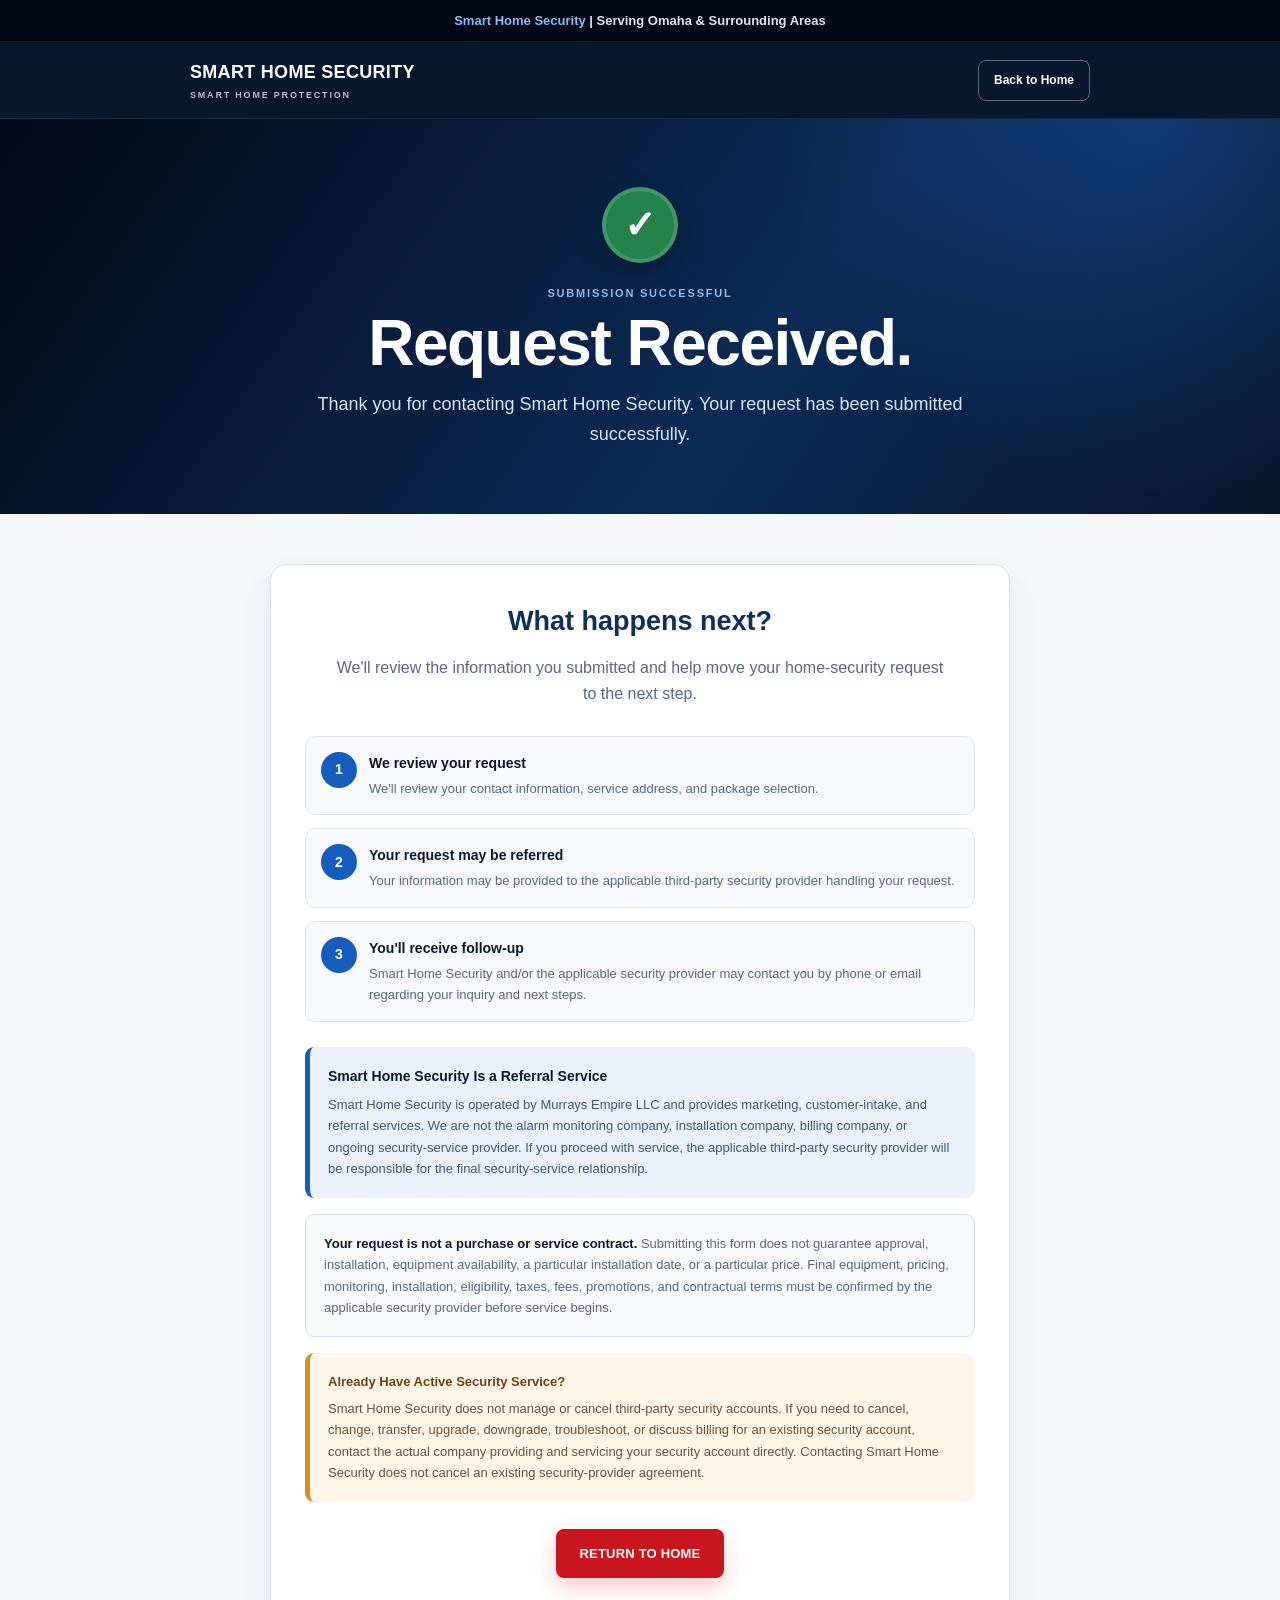
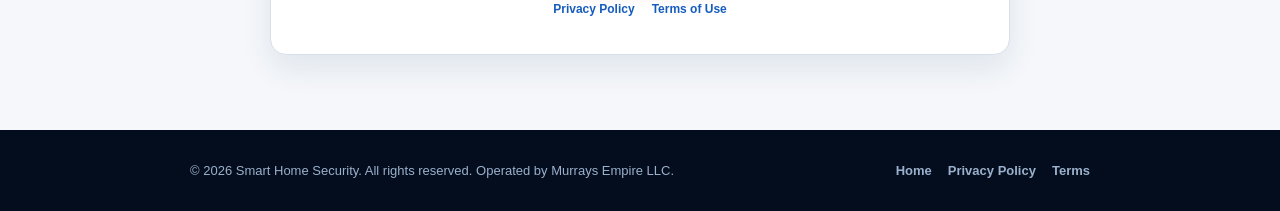
<file: thank-you.html>
<!doctype html>
<html lang="en">

<head>

  <meta charset="utf-8">

  <meta
    name="viewport"
    content="width=device-width, initial-scale=1"
  >

  <title>
    Request Received | Smart Home Security
  </title>

  <meta
    name="description"
    content="Your Smart Home Security request has been received."
  >

  <meta
    name="robots"
    content="noindex,follow"
  >

  <meta
    name="theme-color"
    content="#07172d"
  >

  <style>

    :root {

      --navy: #07172d;
      --navy-deep: #020a18;
      --navy-mid: #0b2a55;

      --blue: #155cbd;
      --blue-bright: #2378e8;
      --blue-light: #8bbcf2;

      --red: #c9151e;
      --red-bright: #e52b35;

      --green: #23834b;

      --white: #ffffff;
      --off-white: #f5f7fa;

      --text: #12233c;
      --muted: #536a83;
      --border: #d8e0e9;
    }

    * {
      box-sizing: border-box;
    }

    html {
      scroll-behavior: smooth;
    }

    body {
      margin: 0;

      font-family:
        Arial,
        Helvetica,
        sans-serif;

      color: var(--text);
      background: var(--off-white);

      line-height: 1.65;
    }

    a {
      color: inherit;
      text-decoration: none;
    }

    .container {
      width: min(900px, 92%);
      margin: auto;
    }

    /* =========================
       ANNOUNCEMENT
    ========================= */

    .announcement {
      padding: 10px 15px;

      color: #dce8f7;
      background: #020814;

      text-align: center;

      font-size: 13px;
      font-weight: 800;

      border-bottom:
        1px solid rgba(255,255,255,.08);
    }

    .announcement strong {
      color: var(--blue-light);
    }

    /* =========================
       HEADER
    ========================= */

    header {
      color: white;
      background: var(--navy);

      border-bottom:
        1px solid rgba(255,255,255,.08);
    }

    nav {
      min-height: 76px;

      display: flex;
      align-items: center;
      justify-content: space-between;

      gap: 20px;
    }

    .brand {
      font-size: 18px;
      font-weight: 900;
      letter-spacing: .3px;
    }

    .brand small {
      display: block;

      color: #aabed8;

      font-size: 9px;
      letter-spacing: 1.8px;
    }

    .home-link {
      padding: 10px 15px;

      color: white;

      border:
        1px solid rgba(255,255,255,.35);

      border-radius: 8px;

      font-size: 12px;
      font-weight: 800;
    }

    .home-link:hover {
      background:
        rgba(255,255,255,.08);
    }

    /* =========================
       HERO
    ========================= */

    .hero {
      padding: 68px 0 64px;

      color: white;

      text-align: center;

      background:
        radial-gradient(
          circle at 90% 0%,
          rgba(35,120,232,.27),
          transparent 31%
        ),
        linear-gradient(
          125deg,
          var(--navy-deep),
          var(--navy-mid) 60%,
          var(--navy)
        );
    }

    .check {
      width: 76px;
      height: 76px;

      margin: 0 auto 21px;

      display: grid;
      place-items: center;

      color: white;
      background: var(--green);

      border:
        4px solid rgba(255,255,255,.15);

      border-radius: 50%;

      font-size: 38px;
      font-weight: 900;

      box-shadow:
        0 12px 28px rgba(0,0,0,.22);
    }

    .eyebrow {
      margin-bottom: 7px;

      color: var(--blue-light);

      font-size: 11px;
      font-weight: 900;
      letter-spacing: 1.8px;

      text-transform: uppercase;
    }

    h1 {
      margin: 0 0 14px;

      font-size:
        clamp(39px, 7vw, 64px);

      line-height: 1.04;
      letter-spacing: -1.5px;
    }

    .hero p {
      max-width: 660px;

      margin: auto;

      color: #d8e6f7;

      font-size: 18px;
    }

    /* =========================
       MAIN
    ========================= */

    main {
      padding: 50px 0 75px;
    }

    .card {
      max-width: 740px;

      margin: auto;
      padding: 34px;

      background: white;

      border:
        1px solid var(--border);

      border-radius: 16px;

      box-shadow:
        0 14px 30px rgba(25,64,110,.09);
    }

    .card h2 {
      margin: 0 0 12px;

      color: #0c2f5c;

      text-align: center;

      font-size: 27px;
    }

    .intro {
      max-width: 620px;

      margin: 0 auto;

      color: var(--muted);

      text-align: center;
    }

    /* =========================
       NEXT STEPS
    ========================= */

    .next-steps {
      display: grid;
      gap: 13px;

      margin-top: 28px;
    }

    .step {
      display: grid;
      grid-template-columns:
        36px 1fr;

      align-items: start;

      gap: 12px;

      padding: 15px;

      background: #f7f9fc;

      border:
        1px solid #e0e7ef;

      border-radius: 10px;
    }

    .step-number {
      width: 36px;
      height: 36px;

      display: grid;
      place-items: center;

      color: white;
      background: var(--blue);

      border-radius: 50%;

      font-size: 14px;
      font-weight: 900;
    }

    .step strong {
      display: block;

      margin-bottom: 3px;

      color: var(--navy);

      font-size: 14px;
    }

    .step p {
      margin: 0;

      color: var(--muted);

      font-size: 13px;
    }

    /* =========================
       DISCLOSURES
    ========================= */

    .referral-notice {
      margin-top: 25px;
      padding: 18px;

      background: #eaf1fa;

      border-left:
        5px solid var(--blue);

      border-radius: 9px;

      color: #425a76;

      font-size: 13px;
    }

    .referral-notice strong {
      display: block;

      margin-bottom: 6px;

      color: var(--navy);

      font-size: 14px;
    }

    .provider-notice {
      margin-top: 16px;
      padding: 18px;

      background: #f8f9fb;

      border:
        1px solid var(--border);

      border-radius: 9px;

      color: #536a83;

      font-size: 13px;
    }

    .provider-notice strong {
      color: var(--navy);
    }

    .existing-customer {
      margin-top: 16px;
      padding: 18px;

      background: #fff6ea;

      border-left:
        5px solid #d88b23;

      border-radius: 9px;

      color: #66523b;

      font-size: 13px;
    }

    .existing-customer strong {
      display: block;

      margin-bottom: 5px;

      color: #694311;
    }

    /* =========================
       BUTTON
    ========================= */

    .button-wrap {
      text-align: center;
    }

    .button {
      display: inline-flex;
      align-items: center;
      justify-content: center;

      margin-top: 27px;
      padding: 14px 23px;

      color: white;
      background: var(--red);

      border-radius: 8px;

      font-size: 13px;
      font-weight: 900;
      letter-spacing: .2px;

      text-transform: uppercase;

      box-shadow:
        0 9px 22px rgba(201,21,30,.22);
    }

    .button:hover {
      background: var(--red-bright);
    }

    .legal-links {
      margin-top: 22px;

      display: flex;
      justify-content: center;
      flex-wrap: wrap;

      gap: 17px;

      color: var(--blue);

      font-size: 12px;
      font-weight: 800;
    }

    .legal-links a:hover {
      text-decoration: underline;
    }

    /* =========================
       FOOTER
    ========================= */

    footer {
      padding: 30px 0;

      color: #9bb0cc;
      background: #030d1d;

      font-size: 13px;
    }

    .footer-row {
      display: flex;
      justify-content: space-between;

      gap: 20px;

      flex-wrap: wrap;
    }

    .footer-links {
      display: flex;
      flex-wrap: wrap;

      gap: 16px;

      font-weight: 700;
    }

    .footer-links a:hover {
      color: white;
    }

    /* =========================
       MOBILE
    ========================= */

    @media (max-width: 600px) {

      nav {
        min-height: 68px;
      }

      .brand {
        font-size: 15px;
      }

      .home-link {
        padding: 9px 10px;

        font-size: 10px;
      }

      .hero {
        padding: 48px 0;
      }

      .hero p {
        font-size: 16px;
      }

      .card {
        padding: 23px;
      }

      .card h2 {
        font-size: 24px;
      }

    }

  </style>

</head>

<body>

  <!-- ANNOUNCEMENT -->

  <div class="announcement">

    <strong>
      Smart Home Security
    </strong>

    |
    Serving Omaha & Surrounding Areas

  </div>

  <!-- HEADER -->

  <header>

    <nav class="container">

      <a
        class="brand"
        href="/"
        aria-label="Smart Home Security home"
      >

        SMART HOME SECURITY

        <small>
          SMART HOME PROTECTION
        </small>

      </a>

      <a
        class="home-link"
        href="/"
      >
        Back to Home
      </a>

    </nav>

  </header>

  <!-- HERO -->

  <section class="hero">

    <div class="container">

      <div class="check">
        ✓
      </div>

      <div class="eyebrow">
        Submission Successful
      </div>

      <h1>
        Request Received.
      </h1>

      <p>

        Thank you for contacting Smart Home Security.
        Your request has been submitted successfully.

      </p>

    </div>

  </section>

  <!-- MAIN -->

  <main>

    <div class="container">

      <div class="card">

        <h2>
          What happens next?
        </h2>

        <p class="intro">

          We'll review the information you submitted and help
          move your home-security request to the next step.

        </p>

        <!-- NEXT STEPS -->

        <div class="next-steps">

          <div class="step">

            <div class="step-number">
              1
            </div>

            <div>

              <strong>
                We review your request
              </strong>

              <p>

                We'll review your contact information,
                service address, and package selection.

              </p>

            </div>

          </div>

          <div class="step">

            <div class="step-number">
              2
            </div>

            <div>

              <strong>
                Your request may be referred
              </strong>

              <p>

                Your information may be provided to the
                applicable third-party security provider
                handling your request.

              </p>

            </div>

          </div>

          <div class="step">

            <div class="step-number">
              3
            </div>

            <div>

              <strong>
                You'll receive follow-up
              </strong>

              <p>

                Smart Home Security and/or the applicable
                security provider may contact you by phone
                or email regarding your inquiry and next steps.

              </p>

            </div>

          </div>

        </div>

        <!-- REFERRAL DISCLOSURE -->

        <div class="referral-notice">

          <strong>
            Smart Home Security Is a Referral Service
          </strong>

          Smart Home Security is operated by Murrays Empire LLC
          and provides marketing, customer-intake, and referral
          services.

          We are not the alarm monitoring company, installation
          company, billing company, or ongoing security-service
          provider.

          If you proceed with service, the applicable third-party
          security provider will be responsible for the final
          security-service relationship.

        </div>

        <!-- PURCHASE / CONTRACT NOTICE -->

        <div class="provider-notice">

          <strong>
            Your request is not a purchase or service contract.
          </strong>

          Submitting this form does not guarantee approval,
          installation, equipment availability, a particular
          installation date, or a particular price.

          Final equipment, pricing, monitoring, installation,
          eligibility, taxes, fees, promotions, and contractual
          terms must be confirmed by the applicable security
          provider before service begins.

        </div>

        <!-- EXISTING CUSTOMER -->

        <div class="existing-customer">

          <strong>
            Already Have Active Security Service?
          </strong>

          Smart Home Security does not manage or cancel
          third-party security accounts.

          If you need to cancel, change, transfer, upgrade,
          downgrade, troubleshoot, or discuss billing for an
          existing security account, contact the actual company
          providing and servicing your security account directly.

          Contacting Smart Home Security does not cancel an
          existing security-provider agreement.

        </div>

        <!-- BUTTON -->

        <div class="button-wrap">

          <a
            class="button"
            href="/"
          >
            Return to Home
          </a>

        </div>

        <!-- LEGAL LINKS -->

        <div class="legal-links">

          <a href="/privacy-policy.html">
            Privacy Policy
          </a>

          <a href="/terms.html">
            Terms of Use
          </a>

        </div>

      </div>

    </div>

  </main>

  <!-- FOOTER -->

  <footer>

    <div class="container footer-row">

      <div>

        © 2026 Smart Home Security.
        All rights reserved.
        Operated by Murrays Empire LLC.

      </div>

      <div class="footer-links">

        <a href="/">
          Home
        </a>

        <a href="/privacy-policy.html">
          Privacy Policy
        </a>

        <a href="/terms.html">
          Terms
        </a>

      </div>

    </div>

  </footer>

</body>

</html>
</file>
<file: employeehire.css>
* {
  box-sizing: border-box;
}

:root {
  --navy: #07172d;
  --navy2: #0b2445;
  --blue: #176fe8;
  --blue2: #0e5bc4;
  --ink: #13243b;
  --muted: #66758a;
  --line: #dce4ee;
  --bg: #f4f7fb;
  --white: #ffffff;
  --soft: #eef5ff;

  --danger: #9d1c16;
  --danger-bg: #fff0ef;

  --warn: #735b10;
  --warn-bg: #fff8dd;

  --green: #176b4f;
  --green-bg: #edf9f4;

  --shadow: 0 16px 44px rgba(7,23,45,.10);

  --radius: 16px;
  --max: 1180px;
}

html {
  scroll-behavior: smooth;
}

body {
  margin: 0;
  font-family:
    Inter,
    -apple-system,
    BlinkMacSystemFont,
    "Segoe UI",
    Roboto,
    Arial,
    sans-serif;

  color: var(--ink);
  background: var(--bg);
  line-height: 1.58;
}

button,
input,
select,
textarea {
  font: inherit;
}

a {
  color: var(--blue);
}

.skip-link {
  position: absolute;
  left: -9999px;
  top: 10px;
  background: #fff;
  padding: 10px;
  z-index: 999;
}

.skip-link:focus {
  left: 10px;
}

.shell {
  max-width: var(--max);
  margin: auto;
  padding-left: 22px;
  padding-right: 22px;
}

.site-header {
  background: #061326;
  color: #fff;
  border-bottom: 1px solid rgba(255,255,255,.09);
}

.header-row {
  min-height: 72px;
  display: flex;
  justify-content: space-between;
  align-items: center;
  gap: 20px;
}

.brand {
  color: #fff;
  text-decoration: none;
  font-weight: 900;
  letter-spacing: -.02em;
}

.operator {
  font-size: 11px;
  letter-spacing: .08em;
  text-transform: uppercase;
  color: #aebcd0;
  margin-top: 2px;
}

.header-badge {
  font-size: 13px;
  font-weight: 750;
  border: 1px solid rgba(255,255,255,.18);
  border-radius: 999px;
  padding: 8px 12px;
  color: #dae5f5;
}

.hero {
  background:
    linear-gradient(
      135deg,
      #07172d 0%,
      #0b2445 62%,
      #102f56 100%
    );

  color: #fff;
  padding: 68px 0;
}

.hero-grid {
  display: grid;
  grid-template-columns: 1.35fr .65fr;
  gap: 42px;
  align-items: center;
}

.kicker,
.eyebrow-dark {
  font-size: 12px;
  font-weight: 850;
  letter-spacing: .13em;
  text-transform: uppercase;
}

.kicker {
  color: #8ec1ff;
}

h1 {
  font-size: clamp(40px,6.2vw,68px);
  line-height: 1.02;
  letter-spacing: -.045em;
  margin: 10px 0 20px;
}

.hero-copy {
  font-size: 18px;
  color: #d8e3f2;
  max-width: 760px;
}

.hero-actions {
  display: flex;
  flex-wrap: wrap;
  gap: 11px;
  margin-top: 28px;
}

.btn {
  appearance: none;
  border: 0;
  border-radius: 10px;
  padding: 13px 18px;
  font-weight: 800;
  cursor: pointer;
  text-decoration: none;
  display: inline-flex;
  align-items: center;
  justify-content: center;
  gap: 8px;
}

.btn-primary {
  background: var(--blue);
  color: #fff;
}

.btn-primary:hover {
  background: var(--blue2);
}

.btn-secondary {
  background: transparent;
  color: #fff;
  border: 1px solid rgba(255,255,255,.28);
}

.btn-light {
  background: #fff;
  color: var(--navy);
  border: 1px solid var(--line);
}

.pay-summary {
  background: #fff;
  color: var(--ink);
  border-radius: 22px;
  padding: 26px;
  box-shadow: 0 20px 65px rgba(0,0,0,.22);
}

.pay-label {
  font-size: 12px;
  font-weight: 850;
  text-transform: uppercase;
  letter-spacing: .09em;
  color: var(--muted);
}

.pay-amount {
  font-size: 62px;
  font-weight: 950;
  line-height: 1;
  letter-spacing: -.06em;
  margin-top: 6px;
}

.pay-desc {
  font-weight: 800;
  margin-top: 6px;
}

.pay-summary hr {
  border: 0;
  border-top: 1px solid var(--line);
  margin: 20px 0;
}

.small {
  font-size: 12px;
  color: var(--muted);
}

.page-shell {
  padding-top: 25px;
  padding-bottom: 60px;
}

.important-banner,
.warning-box,
.red-box,
.notice-box,
.plain-box,
.next-box {
  border-radius: 14px;
  padding: 17px 19px;
  margin: 18px 0;
}

.important-banner {
  background: #eaf3ff;
  border: 1px solid #bfd7f6;
  color: #22456e;
}

.warning-box {
  background: var(--warn-bg);
  border: 1px solid #e7d98e;
  color: #5f4d11;
}

.red-box {
  background: var(--danger-bg);
  border: 1px solid #f0b8b4;
  color: #6f1b17;
}

.notice-box {
  background: var(--green-bg);
  border: 1px solid #b9e0d1;
  color: #245d49;
}

.plain-box {
  background: #fff;
  border: 1px solid var(--line);
  box-shadow: 0 8px 26px rgba(7,23,45,.05);
}

.next-box {
  background: #fff;
  border: 1px dashed #a9b8ca;
}

.text-button {
  border: 0;
  background: none;
  color: var(--blue);
  font-weight: 800;
  cursor: pointer;
  padding: 0;
}

.tabbar {
  display: flex;
  gap: 8px;
  overflow-x: auto;
  padding: 12px 0 14px;

  position: sticky;
  top: 0;

  background: rgba(244,247,251,.97);
  backdrop-filter: blur(9px);

  z-index: 20;

  border-bottom: 1px solid var(--line);
  margin-bottom: 18px;
}

.tab {
  flex: 0 0 auto;

  border: 1px solid var(--line);
  background: #fff;
  color: #4d5e73;

  border-radius: 999px;

  padding: 9px 13px;

  font-weight: 750;
  cursor: pointer;
}

.tab.active {
  background: var(--navy);
  color: #fff;
  border-color: var(--navy);
}

.tab-panel {
  display: none;

  background: #fff;

  border: 1px solid var(--line);
  border-radius: 20px;

  padding: 30px;

  box-shadow: var(--shadow);

  margin-top: 18px;
}

.tab-panel.active {
  display: block;
}

.section-head {
  display: flex;
  gap: 14px;
  align-items: flex-start;

  border-bottom: 1px solid var(--line);

  padding-bottom: 20px;
  margin-bottom: 24px;
}

.section-head h2 {
  font-size: 32px;
  letter-spacing: -.03em;
  margin: 0;
}

.section-head p {
  margin: 4px 0 0;
  color: var(--muted);
}

.step-chip {
  width: 34px;
  height: 34px;
  flex: 0 0 34px;

  border-radius: 50%;

  display: grid;
  place-items: center;

  background: var(--navy);
  color: #fff;

  font-weight: 900;
}

.card-grid {
  display: grid;
  gap: 16px;
  margin: 22px 0;
}

.card-grid.three {
  grid-template-columns: repeat(3,1fr);
}

.card-grid.two {
  grid-template-columns: repeat(2,1fr);
}

.info-card {
  border: 1px solid var(--line);
  border-radius: 15px;
  padding: 20px;
  background: #fff;
}

.info-card h3,
.info-card h4 {
  margin: 4px 0 7px;
}

.info-card p {
  margin: 0;
  color: var(--muted);
}

.num {
  width: 29px;
  height: 29px;

  border-radius: 50%;

  background: var(--soft);
  color: var(--blue);

  display: grid;
  place-items: center;

  font-size: 13px;
  font-weight: 900;
}

.clean-list {
  padding-left: 21px;
}

.clean-list li {
  margin: 8px 0;
}

.big-steps {
  padding-left: 24px;
}

.big-steps li {
  margin: 13px 0;
  padding-left: 6px;
}

.big-steps span {
  font-weight: 900;
}

.money-card {
  border-radius: 18px;

  background:
    linear-gradient(
      135deg,
      #eff6ff,
      #fff
    );

  border: 1px solid #cbdff8;

  padding: 26px;
  margin: 20px 0;
}

.money-card strong {
  display: block;

  font-size: 64px;
  line-height: 1;

  color: var(--navy);

  letter-spacing: -.05em;
}

.money-card span:last-child {
  display: block;
  font-weight: 800;
  margin-top: 8px;
}

.checklist {
  display: grid;
  gap: 10px;
  margin: 14px 0 24px;
}

.checklist label {
  display: flex;
  gap: 10px;
  align-items: flex-start;

  background: #fff;

  border: 1px solid var(--line);
  border-radius: 11px;

  padding: 13px;
}

.checklist input,
.consent-check input {
  width: 18px;
  height: 18px;

  flex: 0 0 auto;

  margin-top: 2px;
}

.rule-table {
  border: 1px solid var(--line);
  border-radius: 14px;
  overflow: hidden;
  margin: 20px 0;
}

.rule-row {
  display: grid;
  grid-template-columns: 1fr 1fr;
}

.rule-row > div {
  padding: 15px;
  border-top: 1px solid var(--line);
}

.rule-row > div + div {
  border-left: 1px solid var(--line);
}

.rule-head {
  background: var(--navy);
  color: #fff;
  font-weight: 900;
}

.rule-head > div {
  border-top: 0;
}

.portal-form {
  margin-top: 24px;

  border: 1px solid var(--line);
  border-radius: 16px;

  padding: 24px;

  background: #fbfdff;
}

fieldset {
  border: 0;
  padding: 0;
  margin: 0 0 28px;
}

legend {
  font-size: 20px;
  font-weight: 900;
  margin-bottom: 15px;
}

.form-grid {
  display: grid;
  grid-template-columns: 1fr 1fr;
  gap: 16px;
}

.field.full {
  grid-column: 1 / -1;
}

.field label {
  display: block;
  font-size: 13px;
  font-weight: 850;
  margin-bottom: 6px;
}

input,
select,
textarea {
  width: 100%;

  padding: 12px 13px;

  border: 1px solid #c8d3e0;
  border-radius: 9px;

  background: #fff;
  color: var(--ink);
}

textarea {
  min-height: 105px;
  resize: vertical;
}

input:focus,
select:focus,
textarea:focus {
  outline: 3px solid rgba(23,111,232,.13);
  border-color: var(--blue);
}

.consent-check {
  display: flex;
  gap: 10px;
  align-items: flex-start;

  margin: 12px 0;

  padding: 12px;

  border: 1px solid var(--line);
  border-radius: 10px;

  background: #fff;
}

.honeypot {
  position: absolute;
  left: -99999px;

  width: 1px;
  height: 1px;

  overflow: hidden;
}

.agreement-toolbar {
  display: flex;
  justify-content: space-between;
  align-items: center;

  gap: 18px;

  padding: 14px 0;
}

.agreement-text {
  border: 1px solid var(--line);
  border-radius: 14px;

  padding: 26px;

  background: #fff;

  max-height: 620px;
  overflow: auto;
}

.agreement-text h3 {
  text-align: center;
}

.agreement-text h4 {
  margin: 24px 0 5px;
}

.agreement-text p {
  margin: 0;
  color: #33455c;
}

.signature-form {
  border: 2px solid #bbd3f4;
}

.signature-status {
  font-weight: 800;
  margin: 12px 0;
  min-height: 24px;
}

.signature-status.bad {
  color: var(--danger);
}

.signature-status.good {
  color: var(--green);
}

.faq-list {
  display: grid;
  gap: 10px;
}

.faq-list details {
  border: 1px solid var(--line);
  border-radius: 12px;

  padding: 13px 15px;

  background: #fff;
}

.faq-list summary {
  cursor: pointer;
  font-weight: 850;
}

.faq-list p {
  color: var(--muted);
}

.source-list {
  display: grid;
  gap: 10px;
}

.source-list a {
  text-decoration: none;

  border: 1px solid var(--line);
  border-radius: 11px;

  padding: 14px;

  background: #fff;

  display: flex;
  flex-direction: column;
}

.source-list a span {
  color: var(--muted);
  font-size: 13px;
  margin-top: 3px;
}

.action-row {
  display: flex;
  flex-wrap: wrap;
  gap: 10px;

  margin-top: 20px;
}

.portal-footer {
  display: grid;
  grid-template-columns: .5fr 1fr;
  gap: 28px;

  margin-top: 25px;
  padding: 26px 0;

  border-top: 1px solid var(--line);

  color: var(--muted);
  font-size: 13px;
}

code {
  font-family:
    ui-monospace,
    SFMono-Regular,
    Menlo,
    monospace;

  background: #edf2f7;

  padding: 2px 5px;

  border-radius: 5px;
}

@media(max-width:850px) {

  .hero-grid,
  .card-grid.three,
  .card-grid.two,
  .form-grid,
  .portal-footer {
    grid-template-columns: 1fr;
  }

  .field.full {
    grid-column: auto;
  }

  .rule-row {
    grid-template-columns: 1fr;
  }

  .rule-row > div + div {
    border-left: 0;
  }

  .hero {
    padding: 50px 0;
  }

  .tab-panel {
    padding: 22px;
  }

  .agreement-toolbar {
    align-items: flex-start;
    flex-direction: column;
  }

}

@media print {

  .site-header,
  .hero,
  .tabbar,
  .important-banner,
  .agreement-toolbar,
  .portal-footer,
  .portal-form,
  .section-head,
  .warning-box,
  .red-box {
    display: none !important;
  }

  body {
    background: #fff;
  }

  .page-shell {
    padding: 0;
  }

  .tab-panel {
    display: none !important;
    border: 0;
    box-shadow: none;
    padding: 0;
  }

  .tab-panel#tab-agreement {
    display: block !important;
  }

  .agreement-text {
    display: block !important;
    max-height: none;
    overflow: visible;
    border: 0;
    padding: 0;
  }

}
</file>
